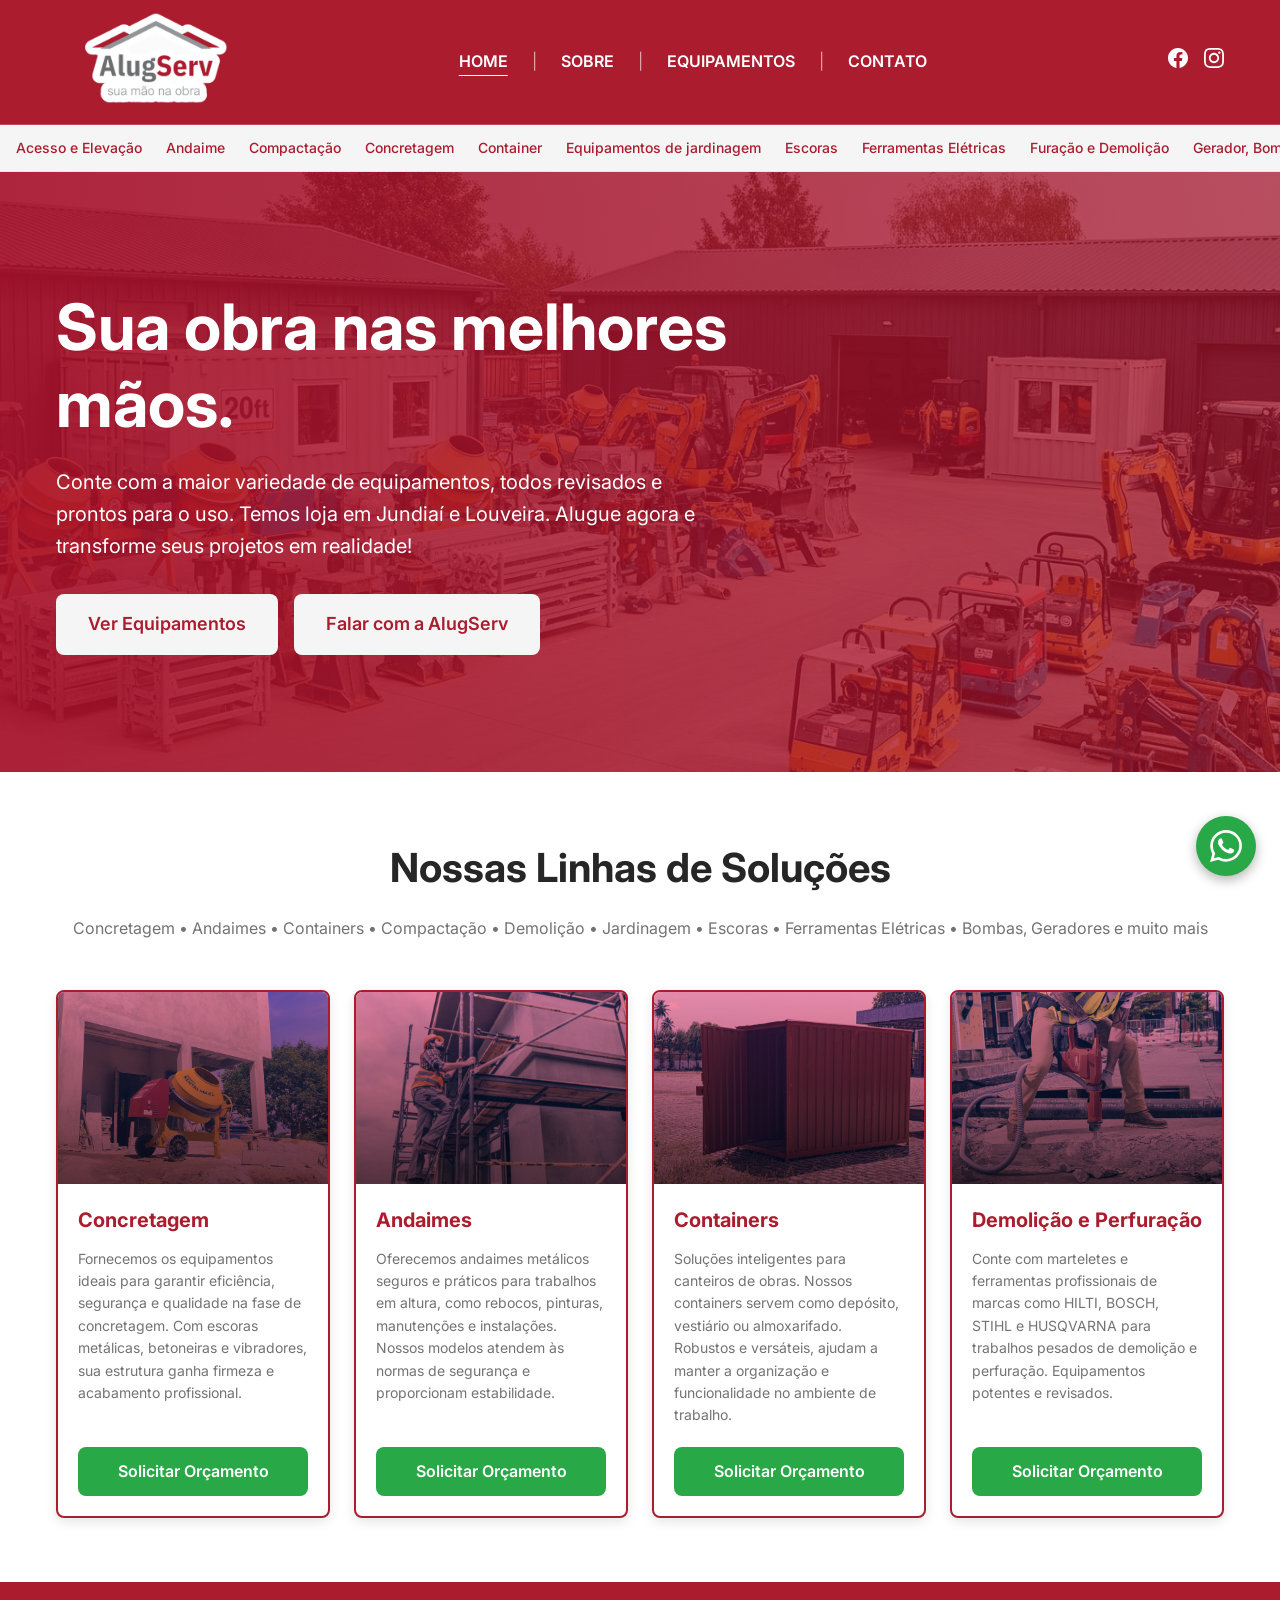
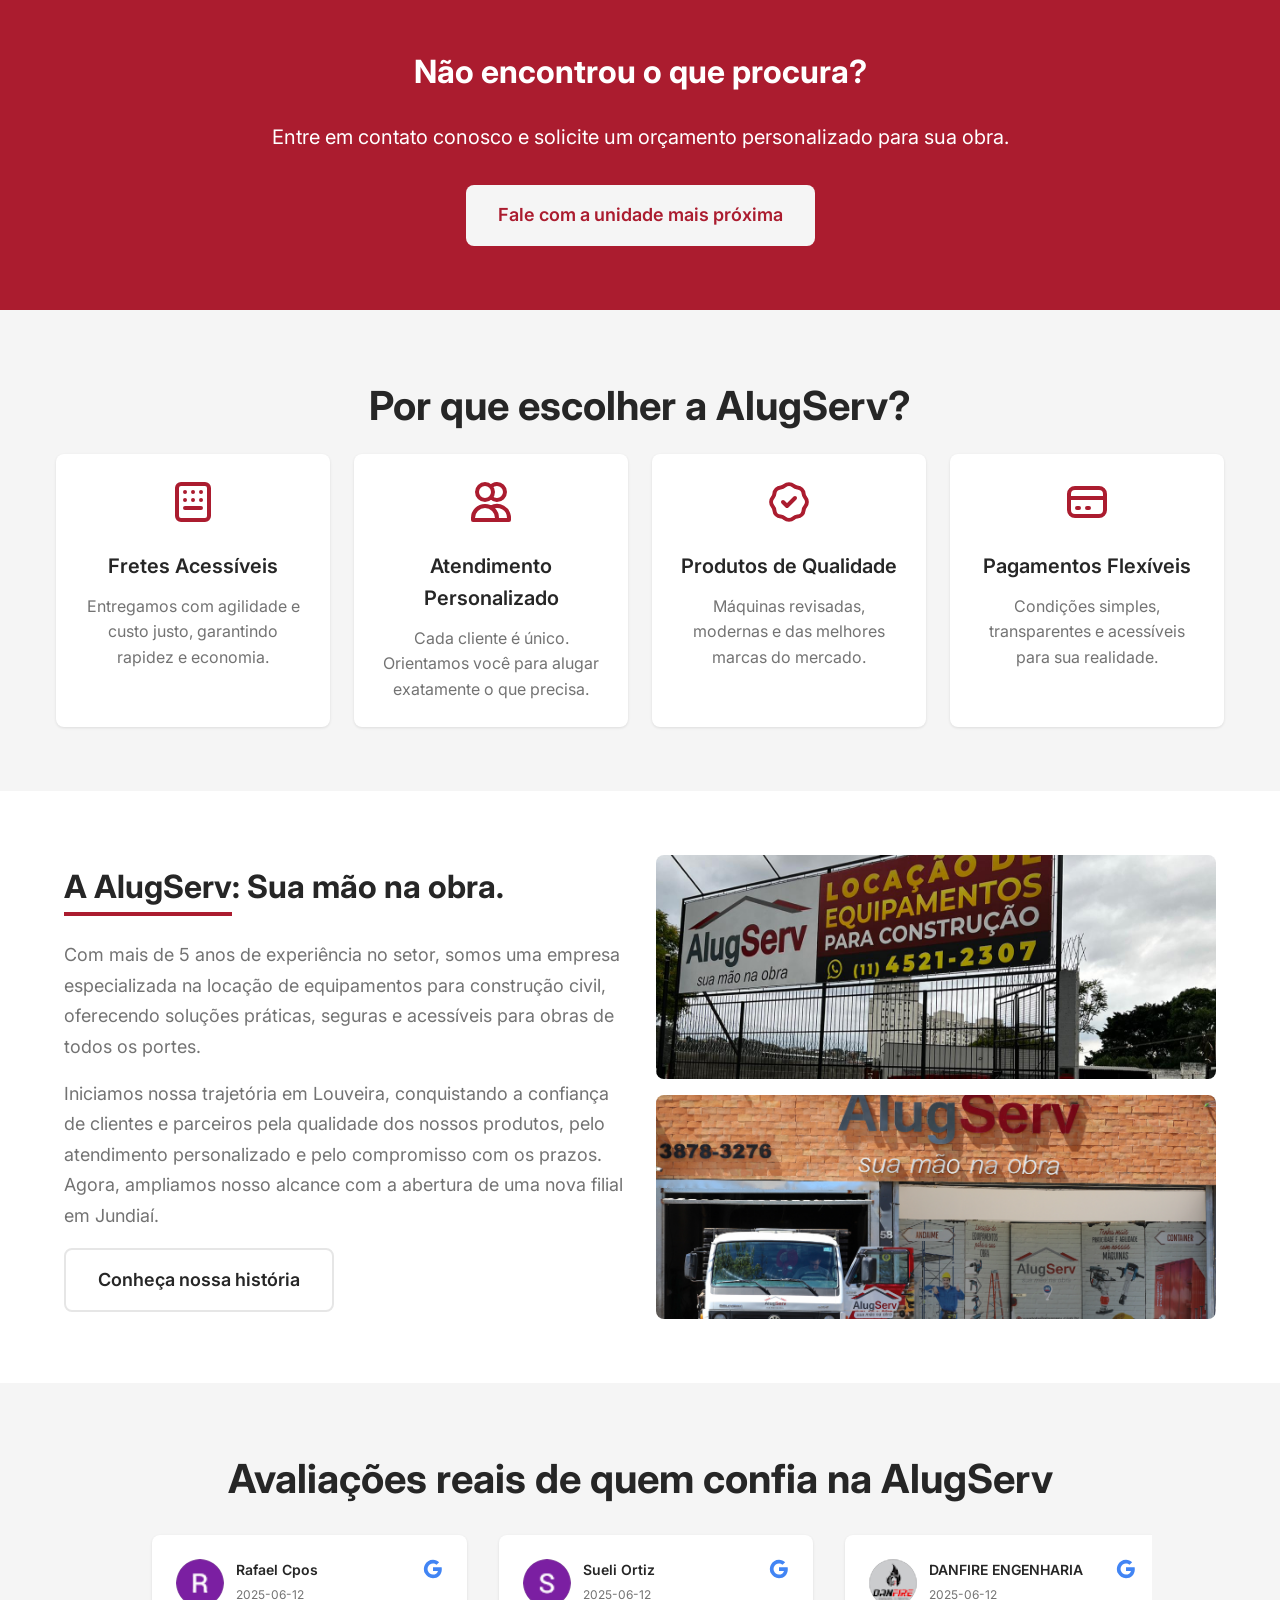
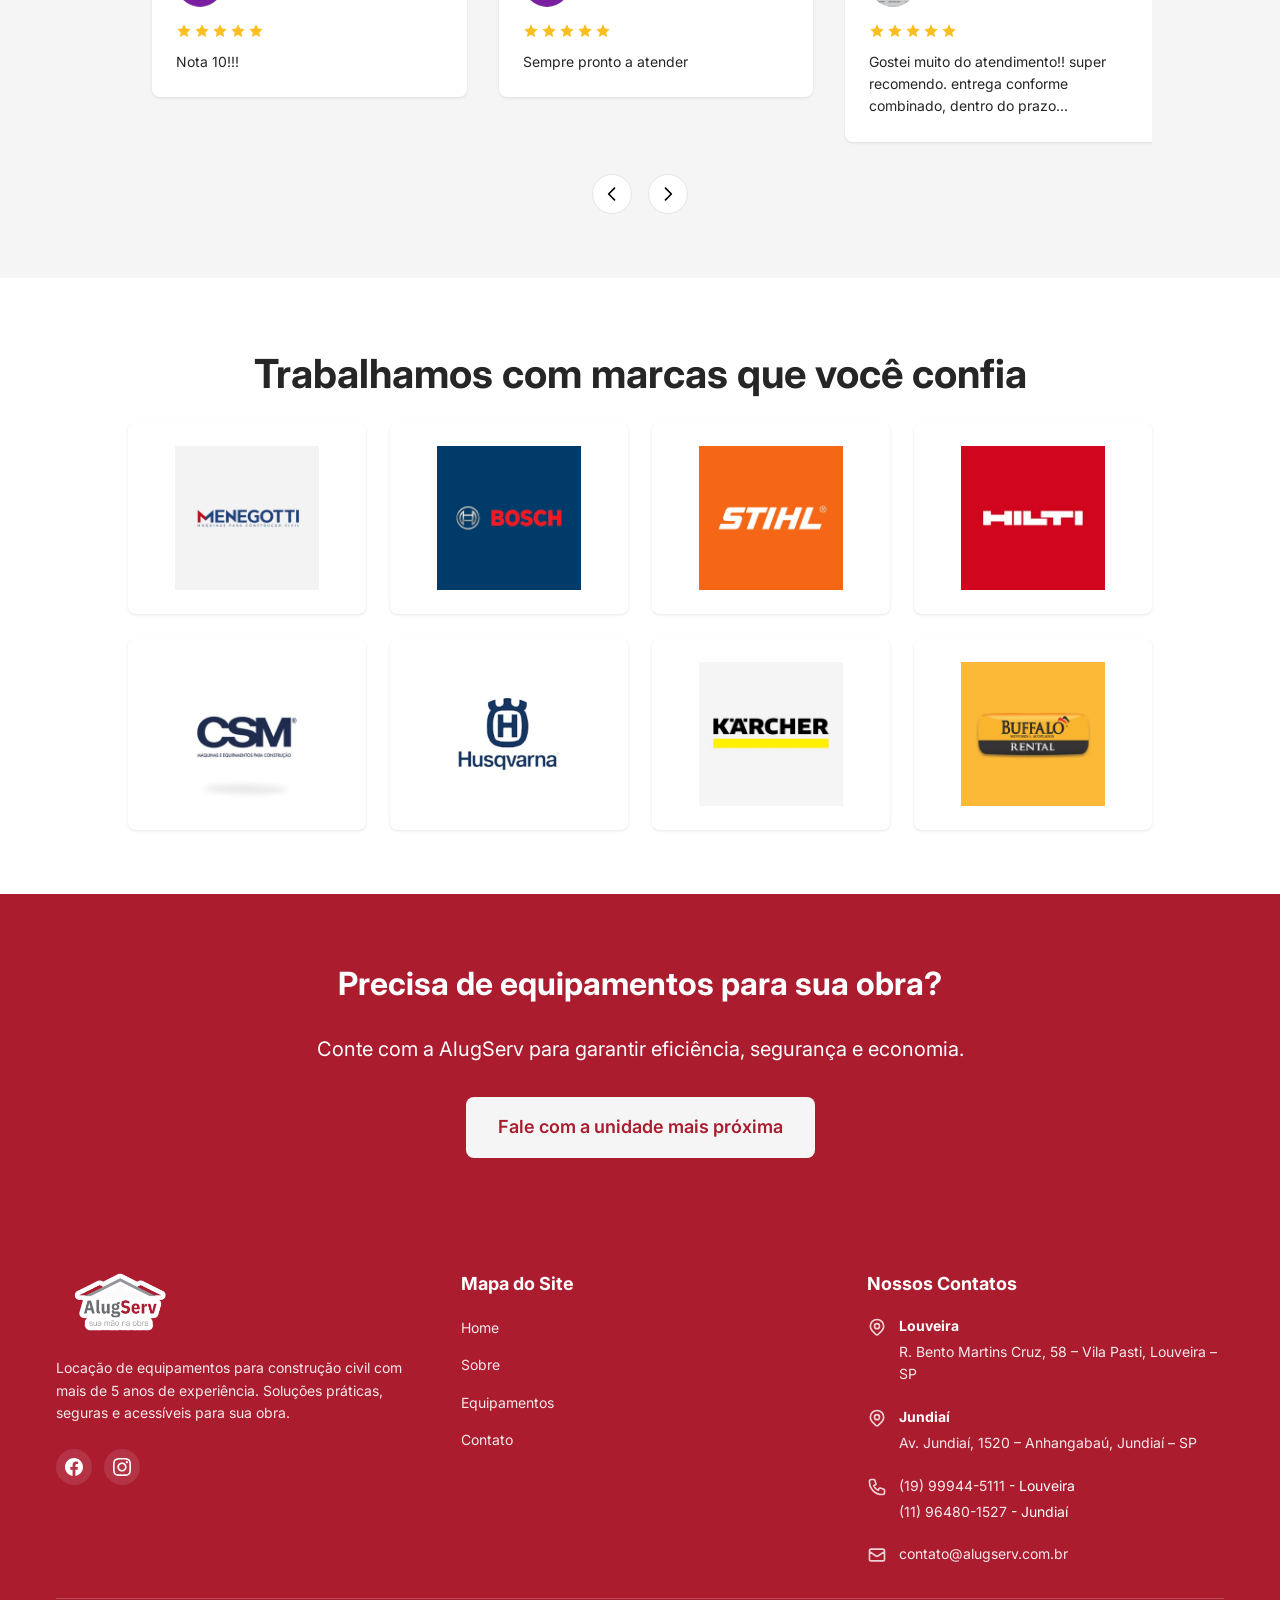
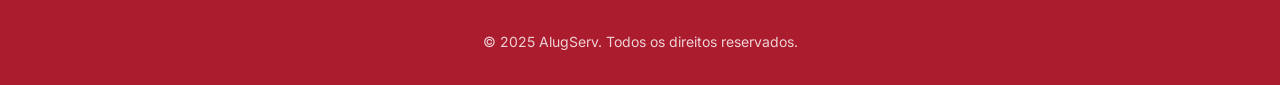
<file: index.html>
<!DOCTYPE html>
<html lang="pt-BR">

<head>
    <!-- Google Tag Manager -->
    <script>(function (w, d, s, l, i) {
            w[l] = w[l] || []; w[l].push({
                'gtm.start':
                    new Date().getTime(), event: 'gtm.js'
            }); var f = d.getElementsByTagName(s)[0],
                j = d.createElement(s), dl = l != 'dataLayer' ? '&l=' + l : ''; j.async = true; j.src =
                    'https://www.googletagmanager.com/gtm.js?id=' + i + dl; f.parentNode.insertBefore(j, f);
        })(window, document, 'script', 'dataLayer', 'GTM-WCWLQDQR');</script>
    <!-- End Google Tag Manager -->
    <meta charset="UTF-8">
    <meta name="viewport" content="width=device-width, initial-scale=1.0">
    <meta name="description"
        content="AlugServ - Locação de equipamentos para construção civil em Jundiaí e Louveira. Betoneiras, andaimes, containers, ferramentas elétricas e muito mais.">
    <title>AlugServ - Locação de Equipamentos para Construção Civil</title>
    <link rel="preconnect" href="https://fonts.googleapis.com">
    <link rel="preconnect" href="https://fonts.gstatic.com" crossorigin>
    <link href="https://fonts.googleapis.com/css2?family=Inter:wght@300;400;500;600;700&display=swap" rel="stylesheet">
    <link rel="stylesheet" href="css/main.css?v=6">
    <link rel="icon" type="image/png" href="assets/images/logo.png">
</head>

<body>
    <!-- Google Tag Manager (noscript) -->
    <noscript><iframe src="https://www.googletagmanager.com/ns.html?id=GTM-WCWLQDQR" height="0" width="0"
            style="display:none;visibility:hidden"></iframe></noscript>
    <!-- End Google Tag Manager (noscript) -->
    <!-- Header -->
    <header class="header">
        <div class="container">
            <a href="index.html" class="header-logo">
                <img src="assets/images/logo.png" alt="AlugServ">
            </a>

            <!-- Desktop Navigation -->
            <nav class="header-nav">
                <ul>
                    <li>
                        <a href="index.html" class="active">Home</a>
                        <span class="nav-separator">|</span>
                    </li>
                    <li>
                        <a href="sobre.html">Sobre</a>
                        <span class="nav-separator">|</span>
                    </li>
                    <li>
                        <a href="equipamentos.html">Equipamentos</a>
                        <span class="nav-separator">|</span>
                    </li>
                    <li>
                        <a href="contato.html">Contato</a>
                    </li>
                </ul>
            </nav>

            <!-- Social Icons -->
            <div class="header-social">
                <a href="https://facebook.com/alugserv" target="_blank" rel="noopener noreferrer" aria-label="Facebook">
                    <svg fill="currentColor" viewBox="0 0 24 24">
                        <path
                            d="M24 12.073c0-6.627-5.373-12-12-12s-12 5.373-12 12c0 5.99 4.388 10.954 10.125 11.854v-8.385H7.078v-3.47h3.047V9.43c0-3.007 1.792-4.669 4.533-4.669 1.312 0 2.686.235 2.686.235v2.953H15.83c-1.491 0-1.956.925-1.956 1.874v2.25h3.328l-.532 3.47h-2.796v8.385C19.612 23.027 24 18.062 24 12.073z" />
                    </svg>
                </a>
                <a href="https://instagram.com/alugserv" target="_blank" rel="noopener noreferrer"
                    aria-label="Instagram">
                    <svg fill="currentColor" viewBox="0 0 24 24">
                        <path
                            d="M12 2.163c3.204 0 3.584.012 4.85.07 3.252.148 4.771 1.691 4.919 4.919.058 1.265.069 1.645.069 4.849 0 3.205-.012 3.584-.069 4.849-.149 3.225-1.664 4.771-4.919 4.919-1.266.058-1.644.07-4.85.07-3.204 0-3.584-.012-4.849-.07-3.26-.149-4.771-1.699-4.919-4.92-.058-1.265-.07-1.644-.07-4.849 0-3.204.013-3.583.07-4.849.149-3.227 1.664-4.771 4.919-4.919 1.266-.057 1.645-.069 4.849-.069zm0-2.163c-3.259 0-3.667.014-4.947.072-4.358.2-6.78 2.618-6.98 6.98-.059 1.281-.073 1.689-.073 4.948 0 3.259.014 3.668.072 4.948.2 4.358 2.618 6.78 6.98 6.98 1.281.058 1.689.072 4.948.072 3.259 0 3.668-.014 4.948-.072 4.354-.2 6.782-2.618 6.979-6.98.059-1.28.073-1.689.073-4.948 0-3.259-.014-3.667-.072-4.947-.196-4.354-2.617-6.78-6.979-6.98-1.281-.059-1.69-.073-4.949-.073zm0 5.838c-3.403 0-6.162 2.759-6.162 6.162s2.759 6.163 6.162 6.163 6.162-2.759 6.162-6.163c0-3.403-2.759-6.162-6.162-6.162zm0 10.162c-2.209 0-4-1.79-4-4 0-2.209 1.791-4 4-4s4 1.791 4 4c0 2.21-1.791 4-4 4zm6.406-11.845c-.796 0-1.441.645-1.441 1.44s.645 1.44 1.441 1.44c.795 0 1.439-.645 1.439-1.44s-.644-1.44-1.439-1.44z" />
                    </svg>
                </a>
            </div>

            <!-- Mobile Menu Button -->
            <button class="menu-toggle" aria-label="Menu">
                <svg fill="none" stroke="currentColor" viewBox="0 0 24 24">
                    <path stroke-linecap="round" stroke-linejoin="round" stroke-width="2" d="M4 6h16M4 12h16M4 18h16" />
                </svg>
            </button>
        </div>

        <!-- Mobile Navigation -->
        <nav class="mobile-nav">
            <ul>
                <li><a href="index.html" class="active">Home</a></li>
                <li><a href="sobre.html">Sobre</a></li>
                <li><a href="equipamentos.html">Equipamentos</a></li>
                <li><a href="contato.html">Contato</a></li>
            </ul>
        </nav>
    </header>

    <!-- Category Navigation Bar -->
    <section class="category-nav">
        <div class="container">
            <a href="categoria.html?slug=acesso-e-elevacao">Acesso e Elevação</a>
            <a href="categoria.html?slug=andaimes">Andaime</a>
            <a href="categoria.html?slug=compactacao">Compactação</a>
            <a href="categoria.html?slug=concretagem">Concretagem</a>
            <a href="categoria.html?slug=containers">Container</a>
            <a href="categoria.html?slug=jardinagem">Equipamentos de jardinagem</a>
            <a href="categoria.html?slug=escoras">Escoras</a>
            <a href="categoria.html?slug=ferramentas-eletricas">Ferramentas Elétricas</a>
            <a href="categoria.html?slug=furacao-e-demolicao">Furação e Demolição</a>
            <a href="categoria.html?slug=geradores-bombas-compressores">Gerador, Bomba e Compressor</a>
            <a href="categoria.html?slug=limpeza">Limpeza</a>
        </div>
    </section>

    <!-- Hero Section -->
    <section class="hero" style="background-image: url('assets/images/banner hero alugserv.png');">
        <div class="hero-overlay"></div>
        <div class="container">
            <div class="hero-content">
                <h1>Sua obra nas melhores mãos.</h1>
                <p>Conte com a maior variedade de equipamentos, todos revisados e prontos para o uso. Temos loja em
                    Jundiaí e Louveira. Alugue agora e transforme seus projetos em realidade!</p>
                <div class="hero-buttons">
                    <a href="equipamentos.html" class="btn btn-secondary btn-lg">Ver Equipamentos</a>
                    <a href="contato.html" class="btn btn-secondary btn-lg">Falar com a AlugServ</a>
                </div>
            </div>
        </div>
    </section>

    <!-- Categorias Principais -->
    <section class="bg-background">
        <div class="container">
            <h2 class="section-title">Nossas Linhas de Soluções</h2>
            <p class="section-subtitle">Concretagem &bull; Andaimes &bull; Containers &bull; Compactação &bull;
                Demolição &bull; Jardinagem &bull; Escoras &bull; Ferramentas Elétricas &bull; Bombas, Geradores e muito
                mais</p>

            <div class="grid-4">
                <div class="card category-card">
                    <a href="categoria.html?slug=concretagem" class="category-card-link">
                        <div class="card-image"
                            style="background-image: url('assets/images/category-concretagem-new.jpg');"></div>
                        <div class="card-content">
                            <h3 class="card-title">Concretagem</h3>
                            <p class="card-description">Fornecemos os equipamentos ideais para garantir eficiência,
                                segurança e qualidade na fase de concretagem. Com escoras metálicas, betoneiras e
                                vibradores, sua estrutura ganha firmeza e acabamento profissional.</p>
                        </div>
                    </a>
                    <div class="card-action">
                        <a href="contato.html" class="btn btn-whatsapp">Solicitar Orçamento</a>
                    </div>
                </div>

                <div class="card category-card">
                    <a href="categoria.html?slug=andaimes" class="category-card-link">
                        <div class="card-image"
                            style="background-image: url('assets/images/category-andaimes-new.jpg');"></div>
                        <div class="card-content">
                            <h3 class="card-title">Andaimes</h3>
                            <p class="card-description">Oferecemos andaimes metálicos seguros e práticos para trabalhos
                                em altura, como rebocos, pinturas, manutenções e instalações. Nossos modelos atendem às
                                normas de segurança e proporcionam estabilidade.</p>
                        </div>
                    </a>
                    <div class="card-action">
                        <a href="contato.html" class="btn btn-whatsapp">Solicitar Orçamento</a>
                    </div>
                </div>

                <div class="card category-card">
                    <a href="categoria.html?slug=containers" class="category-card-link">
                        <div class="card-image"
                            style="background-image: url('assets/images/category-containers-new.jpg');"></div>
                        <div class="card-content">
                            <h3 class="card-title">Containers</h3>
                            <p class="card-description">Soluções inteligentes para canteiros de obras. Nossos containers
                                servem como depósito, vestiário ou almoxarifado. Robustos e versáteis, ajudam a manter a
                                organização e funcionalidade no ambiente de trabalho.</p>
                        </div>
                    </a>
                    <div class="card-action">
                        <a href="contato.html" class="btn btn-whatsapp">Solicitar Orçamento</a>
                    </div>
                </div>

                <div class="card category-card">
                    <a href="categoria.html?slug=furacao-e-demolicao" class="category-card-link">
                        <div class="card-image" style="background-image: url('assets/images/category-demolicao.jpg');">
                        </div>
                        <div class="card-content">
                            <h3 class="card-title">Demolição e Perfuração</h3>
                            <p class="card-description">Conte com marteletes e ferramentas profissionais de marcas como
                                HILTI, BOSCH, STIHL e HUSQVARNA para trabalhos pesados de demolição e perfuração.
                                Equipamentos potentes e revisados.</p>
                        </div>
                    </a>
                    <div class="card-action">
                        <a href="contato.html" class="btn btn-whatsapp">Solicitar Orçamento</a>
                    </div>
                </div>
            </div>
        </div>
    </section>

    <!-- CTA Categorias -->
    <section class="cta-section">
        <div class="container">
            <h2>Não encontrou o que procura?</h2>
            <p>Entre em contato conosco e solicite um orçamento personalizado para sua obra.</p>
            <a href="contato.html" class="btn btn-secondary btn-lg">Fale com a unidade mais próxima</a>
        </div>
    </section>

    <!-- Diferenciais -->
    <section class="bg-secondary">
        <div class="container">
            <h2 class="section-title">Por que escolher a AlugServ?</h2>

            <div class="grid-4">
                <div class="card differential-card">
                    <svg class="differential-icon" fill="none" stroke="currentColor" viewBox="0 0 24 24">
                        <path stroke-linecap="round" stroke-linejoin="round" stroke-width="2"
                            d="M8 7h.01M8 11h.01M12 7h.01M12 11h.01M16 7h.01M16 11h.01M8 15h8M6 3h12a2 2 0 012 2v14a2 2 0 01-2 2H6a2 2 0 01-2-2V5a2 2 0 012-2z" />
                    </svg>
                    <h3 class="differential-title">Fretes Acessíveis</h3>
                    <p class="differential-description">Entregamos com agilidade e custo justo, garantindo rapidez e
                        economia.</p>
                </div>

                <div class="card differential-card">
                    <svg class="differential-icon" fill="none" stroke="currentColor" viewBox="0 0 24 24">
                        <path stroke-linecap="round" stroke-linejoin="round" stroke-width="2"
                            d="M12 4.354a4 4 0 110 5.292M15 21H3v-1a6 6 0 0112 0v1zm0 0h6v-1a6 6 0 00-9-5.197M13 7a4 4 0 11-8 0 4 4 0 018 0z" />
                    </svg>
                    <h3 class="differential-title">Atendimento Personalizado</h3>
                    <p class="differential-description">Cada cliente é único. Orientamos você para alugar exatamente o
                        que precisa.</p>
                </div>

                <div class="card differential-card">
                    <svg class="differential-icon" fill="none" stroke="currentColor" viewBox="0 0 24 24">
                        <path stroke-linecap="round" stroke-linejoin="round" stroke-width="2"
                            d="M9 12l2 2 4-4M7.835 4.697a3.42 3.42 0 001.946-.806 3.42 3.42 0 014.438 0 3.42 3.42 0 001.946.806 3.42 3.42 0 013.138 3.138 3.42 3.42 0 00.806 1.946 3.42 3.42 0 010 4.438 3.42 3.42 0 00-.806 1.946 3.42 3.42 0 01-3.138 3.138 3.42 3.42 0 00-1.946.806 3.42 3.42 0 01-4.438 0 3.42 3.42 0 00-1.946-.806 3.42 3.42 0 01-3.138-3.138 3.42 3.42 0 00-.806-1.946 3.42 3.42 0 010-4.438 3.42 3.42 0 00.806-1.946 3.42 3.42 0 013.138-3.138z" />
                    </svg>
                    <h3 class="differential-title">Produtos de Qualidade</h3>
                    <p class="differential-description">Máquinas revisadas, modernas e das melhores marcas do mercado.
                    </p>
                </div>

                <div class="card differential-card">
                    <svg class="differential-icon" fill="none" stroke="currentColor" viewBox="0 0 24 24">
                        <path stroke-linecap="round" stroke-linejoin="round" stroke-width="2"
                            d="M3 10h18M7 15h1m4 0h1m-7 4h12a3 3 0 003-3V8a3 3 0 00-3-3H6a3 3 0 00-3 3v8a3 3 0 003 3z" />
                    </svg>
                    <h3 class="differential-title">Pagamentos Flexíveis</h3>
                    <p class="differential-description">Condições simples, transparentes e acessíveis para sua
                        realidade.</p>
                </div>
            </div>
        </div>
    </section>

    <!-- Sobre (versão reduzida) -->
    <section class="bg-background">
        <div class="container">
            <div class="about-grid">
                <div class="about-content">
                    <h2><span class="highlight">A AlugServ</span>: Sua mão na obra.</h2>
                    <p>Com mais de 5 anos de experiência no setor, somos uma empresa especializada na locação de
                        equipamentos para construção civil, oferecendo soluções práticas, seguras e acessíveis para
                        obras de todos os portes.</p>
                    <p>Iniciamos nossa trajetória em Louveira, conquistando a confiança de clientes e parceiros pela
                        qualidade dos nossos produtos, pelo atendimento personalizado e pelo compromisso com os prazos.
                        Agora, ampliamos nosso alcance com a abertura de uma nova filial em Jundiaí.</p>
                    <a href="sobre.html" class="btn btn-outline btn-lg">Conheça nossa história</a>
                </div>
                <div class="about-images">
                    <img src="assets/images/alugserv-location-1.jpg" alt="Unidade AlugServ">
                    <img src="assets/images/alugserv-location-2.jpg" alt="Loja AlugServ">
                </div>
            </div>
        </div>
    </section>

    <!-- Avaliações -->
    <section class="reviews-section bg-secondary">
        <div class="container">
            <h2 class="section-title">Avaliações reais de quem confia na AlugServ</h2>

            <div class="carousel-container">
                <div class="carousel-track">
                    <div class="carousel-slide">
                        <div class="review-card">
                            <div class="review-header">
                                <img src="assets/images/review-4.png" alt="Rafael Cpos" class="review-avatar">
                                <div class="review-info">
                                    <h4>Rafael Cpos</h4>
                                    <span>2025-06-12</span>
                                </div>
                                <svg class="review-google" width="20" height="20" viewBox="0 0 24 24"
                                    fill="currentColor">
                                    <path
                                        d="M22.56 12.25c0-.78-.07-1.53-.2-2.25H12v4.26h5.92c-.26 1.37-1.04 2.53-2.21 3.31v2.77h3.57c2.08-1.92 3.28-4.74 3.28-8.09z" />
                                    <path
                                        d="M12 23c2.97 0 5.46-.98 7.28-2.66l-3.57-2.77c-.98.66-2.23 1.06-3.71 1.06-2.86 0-5.29-1.93-6.16-4.53H2.18v2.84C3.99 20.53 7.7 23 12 23z" />
                                    <path
                                        d="M5.84 14.09c-.22-.66-.35-1.36-.35-2.09s.13-1.43.35-2.09V7.07H2.18C1.43 8.55 1 10.22 1 12s.43 3.45 1.18 4.93l2.85-2.22.81-.62z" />
                                    <path
                                        d="M12 5.38c1.62 0 3.06.56 4.21 1.64l3.15-3.15C17.45 2.09 14.97 1 12 1 7.7 1 3.99 3.47 2.18 7.07l3.66 2.84c.87-2.6 3.3-4.53 6.16-4.53z" />
                                </svg>
                            </div>
                            <div class="review-stars">
                                <svg viewBox="0 0 24 24">
                                    <path
                                        d="M12 2l3.09 6.26L22 9.27l-5 4.87 1.18 6.88L12 17.77l-6.18 3.25L7 14.14 2 9.27l6.91-1.01L12 2z" />
                                </svg>
                                <svg viewBox="0 0 24 24">
                                    <path
                                        d="M12 2l3.09 6.26L22 9.27l-5 4.87 1.18 6.88L12 17.77l-6.18 3.25L7 14.14 2 9.27l6.91-1.01L12 2z" />
                                </svg>
                                <svg viewBox="0 0 24 24">
                                    <path
                                        d="M12 2l3.09 6.26L22 9.27l-5 4.87 1.18 6.88L12 17.77l-6.18 3.25L7 14.14 2 9.27l6.91-1.01L12 2z" />
                                </svg>
                                <svg viewBox="0 0 24 24">
                                    <path
                                        d="M12 2l3.09 6.26L22 9.27l-5 4.87 1.18 6.88L12 17.77l-6.18 3.25L7 14.14 2 9.27l6.91-1.01L12 2z" />
                                </svg>
                                <svg viewBox="0 0 24 24">
                                    <path
                                        d="M12 2l3.09 6.26L22 9.27l-5 4.87 1.18 6.88L12 17.77l-6.18 3.25L7 14.14 2 9.27l6.91-1.01L12 2z" />
                                </svg>
                            </div>
                            <p class="review-text">Nota 10!!!</p>
                        </div>
                    </div>

                    <div class="carousel-slide">
                        <div class="review-card">
                            <div class="review-header">
                                <img src="assets/images/review-5.png" alt="Sueli Ortiz" class="review-avatar">
                                <div class="review-info">
                                    <h4>Sueli Ortiz</h4>
                                    <span>2025-06-12</span>
                                </div>
                                <svg class="review-google" width="20" height="20" viewBox="0 0 24 24"
                                    fill="currentColor">
                                    <path
                                        d="M22.56 12.25c0-.78-.07-1.53-.2-2.25H12v4.26h5.92c-.26 1.37-1.04 2.53-2.21 3.31v2.77h3.57c2.08-1.92 3.28-4.74 3.28-8.09z" />
                                    <path
                                        d="M12 23c2.97 0 5.46-.98 7.28-2.66l-3.57-2.77c-.98.66-2.23 1.06-3.71 1.06-2.86 0-5.29-1.93-6.16-4.53H2.18v2.84C3.99 20.53 7.7 23 12 23z" />
                                    <path
                                        d="M5.84 14.09c-.22-.66-.35-1.36-.35-2.09s.13-1.43.35-2.09V7.07H2.18C1.43 8.55 1 10.22 1 12s.43 3.45 1.18 4.93l2.85-2.22.81-.62z" />
                                    <path
                                        d="M12 5.38c1.62 0 3.06.56 4.21 1.64l3.15-3.15C17.45 2.09 14.97 1 12 1 7.7 1 3.99 3.47 2.18 7.07l3.66 2.84c.87-2.6 3.3-4.53 6.16-4.53z" />
                                </svg>
                            </div>
                            <div class="review-stars">
                                <svg viewBox="0 0 24 24">
                                    <path
                                        d="M12 2l3.09 6.26L22 9.27l-5 4.87 1.18 6.88L12 17.77l-6.18 3.25L7 14.14 2 9.27l6.91-1.01L12 2z" />
                                </svg>
                                <svg viewBox="0 0 24 24">
                                    <path
                                        d="M12 2l3.09 6.26L22 9.27l-5 4.87 1.18 6.88L12 17.77l-6.18 3.25L7 14.14 2 9.27l6.91-1.01L12 2z" />
                                </svg>
                                <svg viewBox="0 0 24 24">
                                    <path
                                        d="M12 2l3.09 6.26L22 9.27l-5 4.87 1.18 6.88L12 17.77l-6.18 3.25L7 14.14 2 9.27l6.91-1.01L12 2z" />
                                </svg>
                                <svg viewBox="0 0 24 24">
                                    <path
                                        d="M12 2l3.09 6.26L22 9.27l-5 4.87 1.18 6.88L12 17.77l-6.18 3.25L7 14.14 2 9.27l6.91-1.01L12 2z" />
                                </svg>
                                <svg viewBox="0 0 24 24">
                                    <path
                                        d="M12 2l3.09 6.26L22 9.27l-5 4.87 1.18 6.88L12 17.77l-6.18 3.25L7 14.14 2 9.27l6.91-1.01L12 2z" />
                                </svg>
                            </div>
                            <p class="review-text">Sempre pronto a atender</p>
                        </div>
                    </div>

                    <div class="carousel-slide">
                        <div class="review-card">
                            <div class="review-header">
                                <img src="assets/images/review-6.png" alt="DANFIRE ENGENHARIA" class="review-avatar">
                                <div class="review-info">
                                    <h4>DANFIRE ENGENHARIA</h4>
                                    <span>2025-06-12</span>
                                </div>
                                <svg class="review-google" width="20" height="20" viewBox="0 0 24 24"
                                    fill="currentColor">
                                    <path
                                        d="M22.56 12.25c0-.78-.07-1.53-.2-2.25H12v4.26h5.92c-.26 1.37-1.04 2.53-2.21 3.31v2.77h3.57c2.08-1.92 3.28-4.74 3.28-8.09z" />
                                    <path
                                        d="M12 23c2.97 0 5.46-.98 7.28-2.66l-3.57-2.77c-.98.66-2.23 1.06-3.71 1.06-2.86 0-5.29-1.93-6.16-4.53H2.18v2.84C3.99 20.53 7.7 23 12 23z" />
                                    <path
                                        d="M5.84 14.09c-.22-.66-.35-1.36-.35-2.09s.13-1.43.35-2.09V7.07H2.18C1.43 8.55 1 10.22 1 12s.43 3.45 1.18 4.93l2.85-2.22.81-.62z" />
                                    <path
                                        d="M12 5.38c1.62 0 3.06.56 4.21 1.64l3.15-3.15C17.45 2.09 14.97 1 12 1 7.7 1 3.99 3.47 2.18 7.07l3.66 2.84c.87-2.6 3.3-4.53 6.16-4.53z" />
                                </svg>
                            </div>
                            <div class="review-stars">
                                <svg viewBox="0 0 24 24">
                                    <path
                                        d="M12 2l3.09 6.26L22 9.27l-5 4.87 1.18 6.88L12 17.77l-6.18 3.25L7 14.14 2 9.27l6.91-1.01L12 2z" />
                                </svg>
                                <svg viewBox="0 0 24 24">
                                    <path
                                        d="M12 2l3.09 6.26L22 9.27l-5 4.87 1.18 6.88L12 17.77l-6.18 3.25L7 14.14 2 9.27l6.91-1.01L12 2z" />
                                </svg>
                                <svg viewBox="0 0 24 24">
                                    <path
                                        d="M12 2l3.09 6.26L22 9.27l-5 4.87 1.18 6.88L12 17.77l-6.18 3.25L7 14.14 2 9.27l6.91-1.01L12 2z" />
                                </svg>
                                <svg viewBox="0 0 24 24">
                                    <path
                                        d="M12 2l3.09 6.26L22 9.27l-5 4.87 1.18 6.88L12 17.77l-6.18 3.25L7 14.14 2 9.27l6.91-1.01L12 2z" />
                                </svg>
                                <svg viewBox="0 0 24 24">
                                    <path
                                        d="M12 2l3.09 6.26L22 9.27l-5 4.87 1.18 6.88L12 17.77l-6.18 3.25L7 14.14 2 9.27l6.91-1.01L12 2z" />
                                </svg>
                            </div>
                            <p class="review-text">Gostei muito do atendimento!! super recomendo. entrega conforme
                                combinado, dentro do prazo...</p>
                        </div>
                    </div>

                    <div class="carousel-slide">
                        <div class="review-card">
                            <div class="review-header">
                                <img src="assets/images/review-7.png" alt="Luis Cabrera" class="review-avatar">
                                <div class="review-info">
                                    <h4>Luis Cabrera</h4>
                                    <span>2025-06-12</span>
                                </div>
                                <svg class="review-google" width="20" height="20" viewBox="0 0 24 24"
                                    fill="currentColor">
                                    <path
                                        d="M22.56 12.25c0-.78-.07-1.53-.2-2.25H12v4.26h5.92c-.26 1.37-1.04 2.53-2.21 3.31v2.77h3.57c2.08-1.92 3.28-4.74 3.28-8.09z" />
                                    <path
                                        d="M12 23c2.97 0 5.46-.98 7.28-2.66l-3.57-2.77c-.98.66-2.23 1.06-3.71 1.06-2.86 0-5.29-1.93-6.16-4.53H2.18v2.84C3.99 20.53 7.7 23 12 23z" />
                                    <path
                                        d="M5.84 14.09c-.22-.66-.35-1.36-.35-2.09s.13-1.43.35-2.09V7.07H2.18C1.43 8.55 1 10.22 1 12s.43 3.45 1.18 4.93l2.85-2.22.81-.62z" />
                                    <path
                                        d="M12 5.38c1.62 0 3.06.56 4.21 1.64l3.15-3.15C17.45 2.09 14.97 1 12 1 7.7 1 3.99 3.47 2.18 7.07l3.66 2.84c.87-2.6 3.3-4.53 6.16-4.53z" />
                                </svg>
                            </div>
                            <div class="review-stars">
                                <svg viewBox="0 0 24 24">
                                    <path
                                        d="M12 2l3.09 6.26L22 9.27l-5 4.87 1.18 6.88L12 17.77l-6.18 3.25L7 14.14 2 9.27l6.91-1.01L12 2z" />
                                </svg>
                                <svg viewBox="0 0 24 24">
                                    <path
                                        d="M12 2l3.09 6.26L22 9.27l-5 4.87 1.18 6.88L12 17.77l-6.18 3.25L7 14.14 2 9.27l6.91-1.01L12 2z" />
                                </svg>
                                <svg viewBox="0 0 24 24">
                                    <path
                                        d="M12 2l3.09 6.26L22 9.27l-5 4.87 1.18 6.88L12 17.77l-6.18 3.25L7 14.14 2 9.27l6.91-1.01L12 2z" />
                                </svg>
                                <svg viewBox="0 0 24 24">
                                    <path
                                        d="M12 2l3.09 6.26L22 9.27l-5 4.87 1.18 6.88L12 17.77l-6.18 3.25L7 14.14 2 9.27l6.91-1.01L12 2z" />
                                </svg>
                                <svg viewBox="0 0 24 24">
                                    <path
                                        d="M12 2l3.09 6.26L22 9.27l-5 4.87 1.18 6.88L12 17.77l-6.18 3.25L7 14.14 2 9.27l6.91-1.01L12 2z" />
                                </svg>
                            </div>
                            <p class="review-text">Ótima empresa para locação. Preço competitivo, ótimo atendimento e
                                agilidade na entrega dos materiais.</p>
                        </div>
                    </div>

                    <div class="carousel-slide">
                        <div class="review-card">
                            <div class="review-header">
                                <img src="assets/images/review-3.png" alt="Rafael Meneguim" class="review-avatar">
                                <div class="review-info">
                                    <h4>Rafael Meneguim</h4>
                                    <span>2025-07-15</span>
                                </div>
                                <svg class="review-google" width="20" height="20" viewBox="0 0 24 24"
                                    fill="currentColor">
                                    <path
                                        d="M22.56 12.25c0-.78-.07-1.53-.2-2.25H12v4.26h5.92c-.26 1.37-1.04 2.53-2.21 3.31v2.77h3.57c2.08-1.92 3.28-4.74 3.28-8.09z" />
                                    <path
                                        d="M12 23c2.97 0 5.46-.98 7.28-2.66l-3.57-2.77c-.98.66-2.23 1.06-3.71 1.06-2.86 0-5.29-1.93-6.16-4.53H2.18v2.84C3.99 20.53 7.7 23 12 23z" />
                                    <path
                                        d="M5.84 14.09c-.22-.66-.35-1.36-.35-2.09s.13-1.43.35-2.09V7.07H2.18C1.43 8.55 1 10.22 1 12s.43 3.45 1.18 4.93l2.85-2.22.81-.62z" />
                                    <path
                                        d="M12 5.38c1.62 0 3.06.56 4.21 1.64l3.15-3.15C17.45 2.09 14.97 1 12 1 7.7 1 3.99 3.47 2.18 7.07l3.66 2.84c.87-2.6 3.3-4.53 6.16-4.53z" />
                                </svg>
                            </div>
                            <div class="review-stars">
                                <svg viewBox="0 0 24 24">
                                    <path
                                        d="M12 2l3.09 6.26L22 9.27l-5 4.87 1.18 6.88L12 17.77l-6.18 3.25L7 14.14 2 9.27l6.91-1.01L12 2z" />
                                </svg>
                                <svg viewBox="0 0 24 24">
                                    <path
                                        d="M12 2l3.09 6.26L22 9.27l-5 4.87 1.18 6.88L12 17.77l-6.18 3.25L7 14.14 2 9.27l6.91-1.01L12 2z" />
                                </svg>
                                <svg viewBox="0 0 24 24">
                                    <path
                                        d="M12 2l3.09 6.26L22 9.27l-5 4.87 1.18 6.88L12 17.77l-6.18 3.25L7 14.14 2 9.27l6.91-1.01L12 2z" />
                                </svg>
                                <svg viewBox="0 0 24 24">
                                    <path
                                        d="M12 2l3.09 6.26L22 9.27l-5 4.87 1.18 6.88L12 17.77l-6.18 3.25L7 14.14 2 9.27l6.91-1.01L12 2z" />
                                </svg>
                                <svg viewBox="0 0 24 24">
                                    <path
                                        d="M12 2l3.09 6.26L22 9.27l-5 4.87 1.18 6.88L12 17.77l-6.18 3.25L7 14.14 2 9.27l6.91-1.01L12 2z" />
                                </svg>
                            </div>
                            <p class="review-text">A melhor de Jundiai e região!!!</p>
                        </div>
                    </div>

                    <div class="carousel-slide">
                        <div class="review-card">
                            <div class="review-header">
                                <img src="assets/images/review-2.png" alt="Giovana Meneguim" class="review-avatar">
                                <div class="review-info">
                                    <h4>Giovana Meneguim</h4>
                                    <span>2025-07-15</span>
                                </div>
                                <svg class="review-google" width="20" height="20" viewBox="0 0 24 24"
                                    fill="currentColor">
                                    <path
                                        d="M22.56 12.25c0-.78-.07-1.53-.2-2.25H12v4.26h5.92c-.26 1.37-1.04 2.53-2.21 3.31v2.77h3.57c2.08-1.92 3.28-4.74 3.28-8.09z" />
                                    <path
                                        d="M12 23c2.97 0 5.46-.98 7.28-2.66l-3.57-2.77c-.98.66-2.23 1.06-3.71 1.06-2.86 0-5.29-1.93-6.16-4.53H2.18v2.84C3.99 20.53 7.7 23 12 23z" />
                                    <path
                                        d="M5.84 14.09c-.22-.66-.35-1.36-.35-2.09s.13-1.43.35-2.09V7.07H2.18C1.43 8.55 1 10.22 1 12s.43 3.45 1.18 4.93l2.85-2.22.81-.62z" />
                                    <path
                                        d="M12 5.38c1.62 0 3.06.56 4.21 1.64l3.15-3.15C17.45 2.09 14.97 1 12 1 7.7 1 3.99 3.47 2.18 7.07l3.66 2.84c.87-2.6 3.3-4.53 6.16-4.53z" />
                                </svg>
                            </div>
                            <div class="review-stars">
                                <svg viewBox="0 0 24 24">
                                    <path
                                        d="M12 2l3.09 6.26L22 9.27l-5 4.87 1.18 6.88L12 17.77l-6.18 3.25L7 14.14 2 9.27l6.91-1.01L12 2z" />
                                </svg>
                                <svg viewBox="0 0 24 24">
                                    <path
                                        d="M12 2l3.09 6.26L22 9.27l-5 4.87 1.18 6.88L12 17.77l-6.18 3.25L7 14.14 2 9.27l6.91-1.01L12 2z" />
                                </svg>
                                <svg viewBox="0 0 24 24">
                                    <path
                                        d="M12 2l3.09 6.26L22 9.27l-5 4.87 1.18 6.88L12 17.77l-6.18 3.25L7 14.14 2 9.27l6.91-1.01L12 2z" />
                                </svg>
                                <svg viewBox="0 0 24 24">
                                    <path
                                        d="M12 2l3.09 6.26L22 9.27l-5 4.87 1.18 6.88L12 17.77l-6.18 3.25L7 14.14 2 9.27l6.91-1.01L12 2z" />
                                </svg>
                                <svg viewBox="0 0 24 24">
                                    <path
                                        d="M12 2l3.09 6.26L22 9.27l-5 4.87 1.18 6.88L12 17.77l-6.18 3.25L7 14.14 2 9.27l6.91-1.01L12 2z" />
                                </svg>
                            </div>
                            <p class="review-text">Atendimento excelente e materiais de qualidade. Parabéns pela
                                dedicação!</p>
                        </div>
                    </div>

                    <div class="carousel-slide">
                        <div class="review-card">
                            <div class="review-header">
                                <img src="assets/images/review-1.png" alt="Jefferson Rodrigo Quatroque"
                                    class="review-avatar">
                                <div class="review-info">
                                    <h4>Jefferson Rodrigo Quatroque</h4>
                                    <span>2025-07-18</span>
                                </div>
                                <svg class="review-google" width="20" height="20" viewBox="0 0 24 24"
                                    fill="currentColor">
                                    <path
                                        d="M22.56 12.25c0-.78-.07-1.53-.2-2.25H12v4.26h5.92c-.26 1.37-1.04 2.53-2.21 3.31v2.77h3.57c2.08-1.92 3.28-4.74 3.28-8.09z" />
                                    <path
                                        d="M12 23c2.97 0 5.46-.98 7.28-2.66l-3.57-2.77c-.98.66-2.23 1.06-3.71 1.06-2.86 0-5.29-1.93-6.16-4.53H2.18v2.84C3.99 20.53 7.7 23 12 23z" />
                                    <path
                                        d="M5.84 14.09c-.22-.66-.35-1.36-.35-2.09s.13-1.43.35-2.09V7.07H2.18C1.43 8.55 1 10.22 1 12s.43 3.45 1.18 4.93l2.85-2.22.81-.62z" />
                                    <path
                                        d="M12 5.38c1.62 0 3.06.56 4.21 1.64l3.15-3.15C17.45 2.09 14.97 1 12 1 7.7 1 3.99 3.47 2.18 7.07l3.66 2.84c.87-2.6 3.3-4.53 6.16-4.53z" />
                                </svg>
                            </div>
                            <div class="review-stars">
                                <svg viewBox="0 0 24 24">
                                    <path
                                        d="M12 2l3.09 6.26L22 9.27l-5 4.87 1.18 6.88L12 17.77l-6.18 3.25L7 14.14 2 9.27l6.91-1.01L12 2z" />
                                </svg>
                                <svg viewBox="0 0 24 24">
                                    <path
                                        d="M12 2l3.09 6.26L22 9.27l-5 4.87 1.18 6.88L12 17.77l-6.18 3.25L7 14.14 2 9.27l6.91-1.01L12 2z" />
                                </svg>
                                <svg viewBox="0 0 24 24">
                                    <path
                                        d="M12 2l3.09 6.26L22 9.27l-5 4.87 1.18 6.88L12 17.77l-6.18 3.25L7 14.14 2 9.27l6.91-1.01L12 2z" />
                                </svg>
                                <svg viewBox="0 0 24 24">
                                    <path
                                        d="M12 2l3.09 6.26L22 9.27l-5 4.87 1.18 6.88L12 17.77l-6.18 3.25L7 14.14 2 9.27l6.91-1.01L12 2z" />
                                </svg>
                                <svg viewBox="0 0 24 24">
                                    <path
                                        d="M12 2l3.09 6.26L22 9.27l-5 4.87 1.18 6.88L12 17.77l-6.18 3.25L7 14.14 2 9.27l6.91-1.01L12 2z" />
                                </svg>
                            </div>
                            <p class="review-text">Ótimo atendimento.</p>
                        </div>
                    </div>
                </div>

                <div class="carousel-controls">
                    <button class="carousel-btn carousel-prev" aria-label="Anterior">
                        <svg fill="none" stroke="currentColor" viewBox="0 0 24 24">
                            <path stroke-linecap="round" stroke-linejoin="round" stroke-width="2" d="M15 19l-7-7 7-7" />
                        </svg>
                    </button>
                    <button class="carousel-btn carousel-next" aria-label="Próximo">
                        <svg fill="none" stroke="currentColor" viewBox="0 0 24 24">
                            <path stroke-linecap="round" stroke-linejoin="round" stroke-width="2" d="M9 5l7 7-7 7" />
                        </svg>
                    </button>
                </div>
            </div>
        </div>
    </section>

    <!-- Parceiros -->
    <section class="bg-background">
        <div class="container">
            <h2 class="section-title">Trabalhamos com marcas que você confia</h2>

            <div class="partners-grid">
                <div class="card partner-card">
                    <img src="assets/images/partner-menegotti.png" alt="Menegotti">
                </div>
                <div class="card partner-card">
                    <img src="assets/images/partner-bosch.png" alt="Bosch">
                </div>
                <div class="card partner-card">
                    <img src="assets/images/partner-stihl.png" alt="Stihl">
                </div>
                <div class="card partner-card">
                    <img src="assets/images/partner-hilti.png" alt="Hilti">
                </div>
                <div class="card partner-card">
                    <img src="assets/images/partner-csm.png" alt="CSM">
                </div>
                <div class="card partner-card">
                    <img src="assets/images/partner-husqvarna.png" alt="Husqvarna">
                </div>
                <div class="card partner-card">
                    <img src="assets/images/partner-karcher.png" alt="Kärcher">
                </div>
                <div class="card partner-card">
                    <img src="assets/images/partner-buffalo.png" alt="Buffalo Rental">
                </div>
            </div>
        </div>
    </section>

    <!-- CTA Final -->
    <section class="cta-section">
        <div class="container">
            <h2>Precisa de equipamentos para sua obra?</h2>
            <p>Conte com a AlugServ para garantir eficiência, segurança e economia.</p>
            <a href="contato.html" class="btn btn-secondary btn-lg">Fale com a unidade mais próxima</a>
        </div>
    </section>

    <!-- Footer -->
    <footer class="footer">
        <div class="container">
            <div class="footer-grid">
                <!-- Coluna 1: Logo, Descrição e Redes Sociais -->
                <div class="footer-column">
                    <img src="assets/images/logo.png" alt="AlugServ" class="footer-logo">
                    <p class="footer-description">Locação de equipamentos para construção civil com mais de 5 anos de
                        experiência. Soluções práticas, seguras e acessíveis para sua obra.</p>
                    <div class="footer-social">
                        <a href="https://facebook.com/alugserv" target="_blank" rel="noopener noreferrer"
                            aria-label="Facebook">
                            <svg fill="currentColor" viewBox="0 0 24 24">
                                <path
                                    d="M24 12.073c0-6.627-5.373-12-12-12s-12 5.373-12 12c0 5.99 4.388 10.954 10.125 11.854v-8.385H7.078v-3.47h3.047V9.43c0-3.007 1.792-4.669 4.533-4.669 1.312 0 2.686.235 2.686.235v2.953H15.83c-1.491 0-1.956.925-1.956 1.874v2.25h3.328l-.532 3.47h-2.796v8.385C19.612 23.027 24 18.062 24 12.073z" />
                            </svg>
                        </a>
                        <a href="https://instagram.com/alugserv" target="_blank" rel="noopener noreferrer"
                            aria-label="Instagram">
                            <svg fill="currentColor" viewBox="0 0 24 24">
                                <path
                                    d="M12 2.163c3.204 0 3.584.012 4.85.07 3.252.148 4.771 1.691 4.919 4.919.058 1.265.069 1.645.069 4.849 0 3.205-.012 3.584-.069 4.849-.149 3.225-1.664 4.771-4.919 4.919-1.266.058-1.644.07-4.85.07-3.204 0-3.584-.012-4.849-.07-3.26-.149-4.771-1.699-4.919-4.92-.058-1.265-.07-1.644-.07-4.849 0-3.204.013-3.583.07-4.849.149-3.227 1.664-4.771 4.919-4.919 1.266-.057 1.645-.069 4.849-.069zm0-2.163c-3.259 0-3.667.014-4.947.072-4.358.2-6.78 2.618-6.98 6.98-.059 1.281-.073 1.689-.073 4.948 0 3.259.014 3.668.072 4.948.2 4.358 2.618 6.78 6.98 6.98 1.281.058 1.689.072 4.948.072 3.259 0 3.668-.014 4.948-.072 4.354-.2 6.782-2.618 6.979-6.98.059-1.28.073-1.689.073-4.948 0-3.259-.014-3.667-.072-4.947-.196-4.354-2.617-6.78-6.979-6.98-1.281-.059-1.69-.073-4.949-.073zm0 5.838c-3.403 0-6.162 2.759-6.162 6.162s2.759 6.163 6.162 6.163 6.162-2.759 6.162-6.163c0-3.403-2.759-6.162-6.162-6.162zm0 10.162c-2.209 0-4-1.79-4-4 0-2.209 1.791-4 4-4s4 1.791 4 4c0 2.21-1.791 4-4 4zm6.406-11.845c-.796 0-1.441.645-1.441 1.44s.645 1.44 1.441 1.44c.795 0 1.439-.645 1.439-1.44s-.644-1.44-1.439-1.44z" />
                            </svg>
                        </a>
                    </div>
                </div>

                <!-- Coluna 2: Mapa do Site -->
                <div class="footer-column">
                    <h3>Mapa do Site</h3>
                    <nav class="footer-nav">
                        <ul>
                            <li><a href="index.html">Home</a></li>
                            <li><a href="sobre.html">Sobre</a></li>
                            <li><a href="equipamentos.html">Equipamentos</a></li>
                            <li><a href="contato.html">Contato</a></li>
                        </ul>
                    </nav>
                </div>

                <!-- Coluna 3: Endereços e Contatos -->
                <div class="footer-column">
                    <h3>Nossos Contatos</h3>
                    <div class="footer-contact">
                        <div class="footer-contact-item">
                            <svg fill="none" stroke="currentColor" viewBox="0 0 24 24">
                                <path stroke-linecap="round" stroke-linejoin="round" stroke-width="2"
                                    d="M17.657 16.657L13.414 20.9a1.998 1.998 0 01-2.827 0l-4.244-4.243a8 8 0 1111.314 0z" />
                                <path stroke-linecap="round" stroke-linejoin="round" stroke-width="2"
                                    d="M15 11a3 3 0 11-6 0 3 3 0 016 0z" />
                            </svg>
                            <div>
                                <p><strong>Louveira</strong></p>
                                <p><a href="https://maps.app.goo.gl/kyxTLH54siA2dK3G8" target="_blank" rel="noopener">R.
                                        Bento Martins Cruz, 58 – Vila Pasti, Louveira – SP</a></p>
                            </div>
                        </div>
                        <div class="footer-contact-item">
                            <svg fill="none" stroke="currentColor" viewBox="0 0 24 24">
                                <path stroke-linecap="round" stroke-linejoin="round" stroke-width="2"
                                    d="M17.657 16.657L13.414 20.9a1.998 1.998 0 01-2.827 0l-4.244-4.243a8 8 0 1111.314 0z" />
                                <path stroke-linecap="round" stroke-linejoin="round" stroke-width="2"
                                    d="M15 11a3 3 0 11-6 0 3 3 0 016 0z" />
                            </svg>
                            <div>
                                <p><strong>Jundiaí</strong></p>
                                <p><a href="https://maps.app.goo.gl/Sr3TEcs32dF91m2y9" target="_blank"
                                        rel="noopener">Av. Jundiaí, 1520 – Anhangabaú, Jundiaí – SP</a></p>
                            </div>
                        </div>
                        <div class="footer-contact-item">
                            <svg fill="none" stroke="currentColor" viewBox="0 0 24 24">
                                <path stroke-linecap="round" stroke-linejoin="round" stroke-width="2"
                                    d="M3 5a2 2 0 012-2h3.28a1 1 0 01.948.684l1.498 4.493a1 1 0 01-.502 1.21l-2.257 1.13a11.042 11.042 0 005.516 5.516l1.13-2.257a1 1 0 011.21-.502l4.493 1.498a1 1 0 01.684.949V19a2 2 0 01-2 2h-1C9.716 21 3 14.284 3 6V5z" />
                            </svg>
                            <div>
                                <p><a href="https://wa.link/sxon0i" target="_blank" rel="noopener">(19) 99944-5111</a> -
                                    Louveira</p>
                                <p><a href="https://wa.link/uqms8y" target="_blank" rel="noopener">(11) 96480-1527</a> -
                                    Jundiaí</p>
                            </div>
                        </div>
                        <div class="footer-contact-item">
                            <svg fill="none" stroke="currentColor" viewBox="0 0 24 24">
                                <path stroke-linecap="round" stroke-linejoin="round" stroke-width="2"
                                    d="M3 8l7.89 5.26a2 2 0 002.22 0L21 8M5 19h14a2 2 0 002-2V7a2 2 0 00-2-2H5a2 2 0 00-2 2v10a2 2 0 002 2z" />
                            </svg>
                            <div>
                                <p><a href="mailto:contato@alugserv.com.br">contato@alugserv.com.br</a></p>
                            </div>
                        </div>
                    </div>
                </div>
            </div>

            <div class="footer-bottom">
                <p>&copy; 2025 AlugServ. Todos os direitos reservados.</p>
            </div>
        </div>
    </footer>

    <!-- Contact Floating Button -->
    <a href="contato.html" class="whatsapp-float" aria-label="Contato">
        <svg fill="currentColor" viewBox="0 0 24 24">
            <path
                d="M17.472 14.382c-.297-.149-1.758-.867-2.03-.967-.273-.099-.471-.148-.67.15-.197.297-.767.966-.94 1.164-.173.199-.347.223-.644.075-.297-.15-1.255-.463-2.39-1.475-.883-.788-1.48-1.761-1.653-2.059-.173-.297-.018-.458.13-.606.134-.133.298-.347.446-.52.149-.174.198-.298.298-.497.099-.198.05-.371-.025-.52-.075-.149-.669-1.612-.916-2.207-.242-.579-.487-.5-.669-.51-.173-.008-.371-.01-.57-.01-.198 0-.52.074-.792.372-.272.297-1.04 1.016-1.04 2.479 0 1.462 1.065 2.875 1.213 3.074.149.198 2.096 3.2 5.077 4.487.709.306 1.262.489 1.694.625.712.227 1.36.195 1.871.118.571-.085 1.758-.719 2.006-1.413.248-.694.248-1.289.173-1.413-.074-.124-.272-.198-.57-.347m-5.421 7.403h-.004a9.87 9.87 0 01-5.031-1.378l-.361-.214-3.741.982.998-3.648-.235-.374a9.86 9.86 0 01-1.51-5.26c.001-5.45 4.436-9.884 9.888-9.884 2.64 0 5.122 1.03 6.988 2.898a9.825 9.825 0 012.893 6.994c-.003 5.45-4.437 9.884-9.885 9.884m8.413-18.297A11.815 11.815 0 0012.05 0C5.495 0 .16 5.335.157 11.892c0 2.096.547 4.142 1.588 5.945L.057 24l6.305-1.654a11.882 11.882 0 005.683 1.448h.005c6.554 0 11.89-5.335 11.893-11.893a11.821 11.821 0 00-3.48-8.413z" />
        </svg>
    </a>

    <script src="js/main.js?v=3"></script>
</body>

</html>
</file>
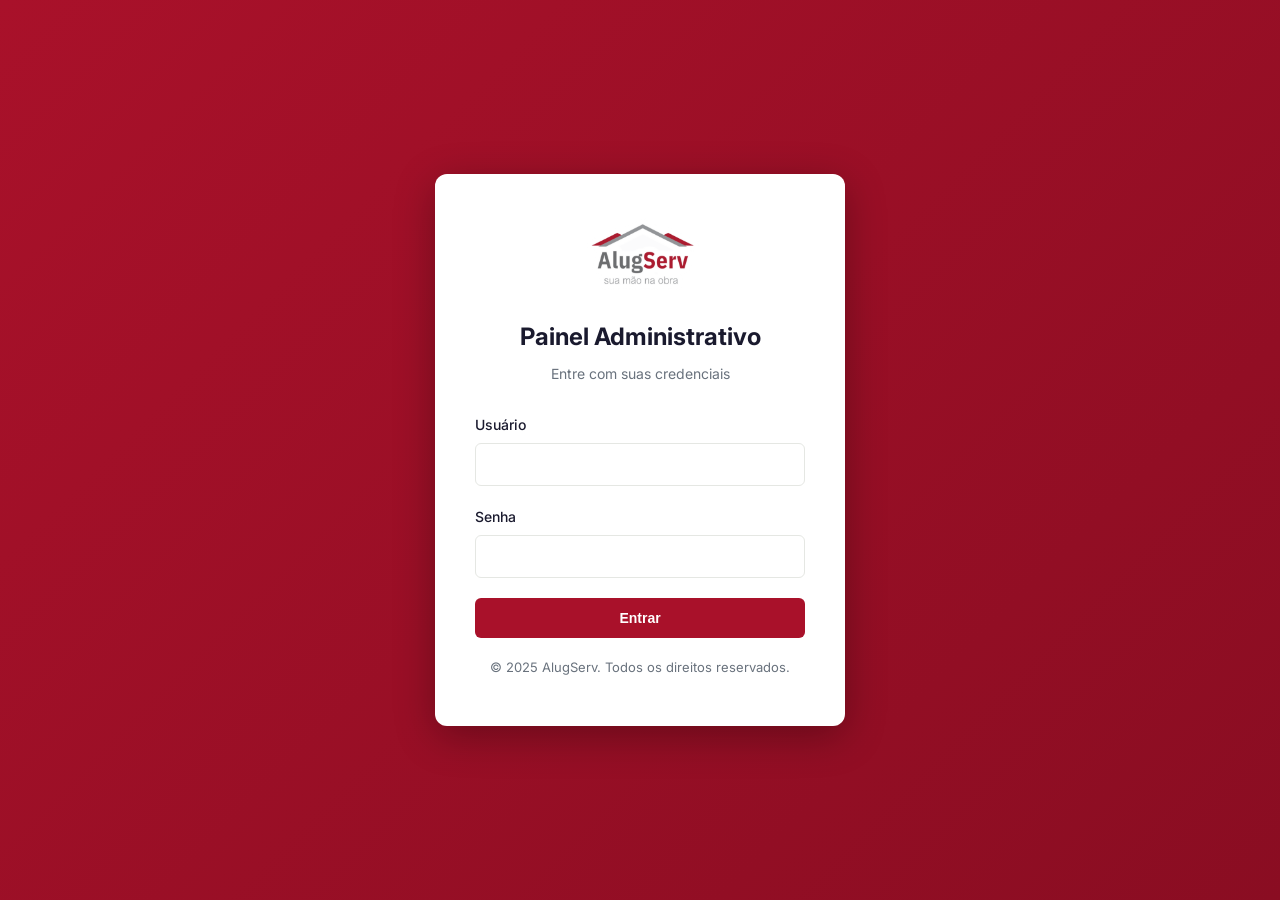
<file: admin/index.html>
<!DOCTYPE html>
<html lang="pt-BR">
<head>
    <meta charset="UTF-8">
    <meta name="viewport" content="width=device-width, initial-scale=1.0">
    <title>Dashboard - AlugServ Admin</title>
    <link rel="preconnect" href="https://fonts.googleapis.com">
    <link rel="preconnect" href="https://fonts.gstatic.com" crossorigin>
    <link href="https://fonts.googleapis.com/css2?family=Inter:wght@300;400;500;600;700&display=swap" rel="stylesheet">
    <link rel="stylesheet" href="css/admin.css">
    <link rel="icon" type="image/png" href="../assets/images/logo.png">
</head>
<body class="admin-layout">
    <!-- Sidebar -->
    <aside class="admin-sidebar">
        <div class="sidebar-header">
            <img src="../assets/images/logo.png" alt="AlugServ" class="sidebar-logo">
            <h2 class="sidebar-title">AlugServ Admin</h2>
        </div>
        <nav>
            <ul class="sidebar-menu">
                <li><a href="index.html" class="active">
                    <svg class="sidebar-icon" fill="none" stroke="currentColor" viewBox="0 0 24 24">
                        <path stroke-linecap="round" stroke-linejoin="round" stroke-width="2" d="M3 12l2-2m0 0l7-7 7 7M5 10v10a1 1 0 001 1h3m10-11l2 2m-2-2v10a1 1 0 01-1 1h-3m-6 0a1 1 0 001-1v-4a1 1 0 011-1h2a1 1 0 011 1v4a1 1 0 001 1m-6 0h6"></path>
                    </svg>
                    Dashboard
                </a></li>
                <li><a href="equipments.html">
                    <svg class="sidebar-icon" fill="none" stroke="currentColor" viewBox="0 0 24 24">
                        <path stroke-linecap="round" stroke-linejoin="round" stroke-width="2" d="M19 11H5m14 0a2 2 0 012 2v6a2 2 0 01-2 2H5a2 2 0 01-2-2v-6a2 2 0 012-2m14 0V9a2 2 0 00-2-2M5 11V9a2 2 0 012-2m0 0V5a2 2 0 012-2h6a2 2 0 012 2v2M7 7h10"></path>
                    </svg>
                    Equipamentos
                </a></li>
                <li><a href="categories.html">
                    <svg class="sidebar-icon" fill="none" stroke="currentColor" viewBox="0 0 24 24">
                        <path stroke-linecap="round" stroke-linejoin="round" stroke-width="2" d="M7 7h.01M7 3h5c.512 0 1.024.195 1.414.586l7 7a2 2 0 010 2.828l-7 7a2 2 0 01-2.828 0l-7-7A1.994 1.994 0 013 12V7a4 4 0 014-4z"></path>
                    </svg>
                    Categorias
                </a></li>
                <li><a href="users.html">
                    <svg class="sidebar-icon" fill="none" stroke="currentColor" viewBox="0 0 24 24">
                        <path stroke-linecap="round" stroke-linejoin="round" stroke-width="2" d="M12 4.354a4 4 0 110 5.292M15 21H3v-1a6 6 0 0112 0v1zm0 0h6v-1a6 6 0 00-9-5.197M13 7a4 4 0 11-8 0 4 4 0 018 0z"></path>
                    </svg>
                    Usuários
                </a></li>
                <li><a href="settings.html">
                    <svg class="sidebar-icon" fill="none" stroke="currentColor" viewBox="0 0 24 24">
                        <path stroke-linecap="round" stroke-linejoin="round" stroke-width="2" d="M10.325 4.317c.426-1.756 2.924-1.756 3.35 0a1.724 1.724 0 002.573 1.066c1.543-.94 3.31.826 2.37 2.37a1.724 1.724 0 001.065 2.572c1.756.426 1.756 2.924 0 3.35a1.724 1.724 0 00-1.066 2.573c.94 1.543-.826 3.31-2.37 2.37a1.724 1.724 0 00-2.572 1.065c-.426 1.756-2.924 1.756-3.35 0a1.724 1.724 0 00-2.573-1.066c-1.543.94-3.31-.826-2.37-2.37a1.724 1.724 0 00-1.065-2.572c-1.756-.426-1.756-2.924 0-3.35a1.724 1.724 0 001.066-2.573c-.94-1.543.826-3.31 2.37-2.37.996.608 2.296.07 2.572-1.065z"></path>
                        <path stroke-linecap="round" stroke-linejoin="round" stroke-width="2" d="M15 12a3 3 0 11-6 0 3 3 0 016 0z"></path>
                    </svg>
                    Configurações
                </a></li>
            </ul>
        </nav>
    </aside>

    <!-- Main Content -->
    <main class="admin-main">
        <header class="admin-header">
            <h1>Dashboard</h1>
            <div class="admin-user">
                <span class="admin-user-name" id="userName">Admin</span>
                <button class="btn btn-secondary btn-sm" id="logoutBtn">Sair</button>
            </div>
        </header>

        <div class="admin-content">
            <div id="alertContainer"></div>

            <!-- Stats Cards -->
            <div class="stats-grid">
                <div class="stat-card">
                    <div class="stat-value" id="totalEquipments">0</div>
                    <div class="stat-label">Total Equipamentos</div>
                </div>
                <div class="stat-card success">
                    <div class="stat-value" id="availableEquipments">0</div>
                    <div class="stat-label">Disponíveis</div>
                </div>
                <div class="stat-card warning">
                    <div class="stat-value" id="totalCategories">0</div>
                    <div class="stat-label">Categorias</div>
                </div>
                <div class="stat-card info">
                    <div class="stat-value" id="totalContacts">0</div>
                    <div class="stat-label">Contatos Recebidos</div>
                </div>
            </div>

            <!-- Recent Items -->
            <div class="card">
                <div class="card-header">
                    <h2 class="card-title">Equipamentos Recentes</h2>
                </div>
                <div class="card-body">
                    <div class="table-responsive">
                        <table class="table">
                            <thead>
                                <tr>
                                    <th>ID</th>
                                    <th>Título</th>
                                    <th>Categoria</th>
                                    <th>Status</th>
                                    <th>Data</th>
                                </tr>
                            </thead>
                            <tbody id="recentEquipmentsBody">
                                <tr>
                                    <td colspan="5" class="text-center">Carregando...</td>
                                </tr>
                            </tbody>
                        </table>
                    </div>
                </div>
            </div>

        </div>
    </main>

    <script src="js/admin.js"></script>
    <script>
        // Check auth
        requireAuth();

        // Load dashboard data
        async function loadDashboard() {
            try {
                const data = await apiRequest('dashboard.php');

                document.getElementById('totalEquipments').textContent = data.totalEquipments || 0;
                document.getElementById('availableEquipments').textContent = data.availableEquipments || 0;
                document.getElementById('totalCategories').textContent = data.totalCategories || 0;
                document.getElementById('totalContacts').textContent = data.totalContacts || 0;

                const tbody = document.getElementById('recentEquipmentsBody');
                if (data.recentEquipments && data.recentEquipments.length > 0) {
                    tbody.innerHTML = data.recentEquipments.map(item => `
                        <tr>
                            <td>${item.id}</td>
                            <td>${truncate(item.title, 40)}</td>
                            <td>${item.category || '-'}</td>
                            <td><span class="badge badge-${item.status === 'active' ? 'success' : 'danger'}">${item.status === 'active' ? 'Ativo' : 'Inativo'}</span></td>
                            <td>${formatDate(item.created_at)}</td>
                        </tr>
                    `).join('');
                } else {
                    tbody.innerHTML = '<tr><td colspan="5" class="text-center">Nenhum equipamento cadastrado</td></tr>';
                }
            } catch (error) {
                showAlert('Erro ao carregar dados do dashboard', 'error');
                console.error(error);
            }
        }

        loadDashboard();
    </script>
</body>
</html>
</file>
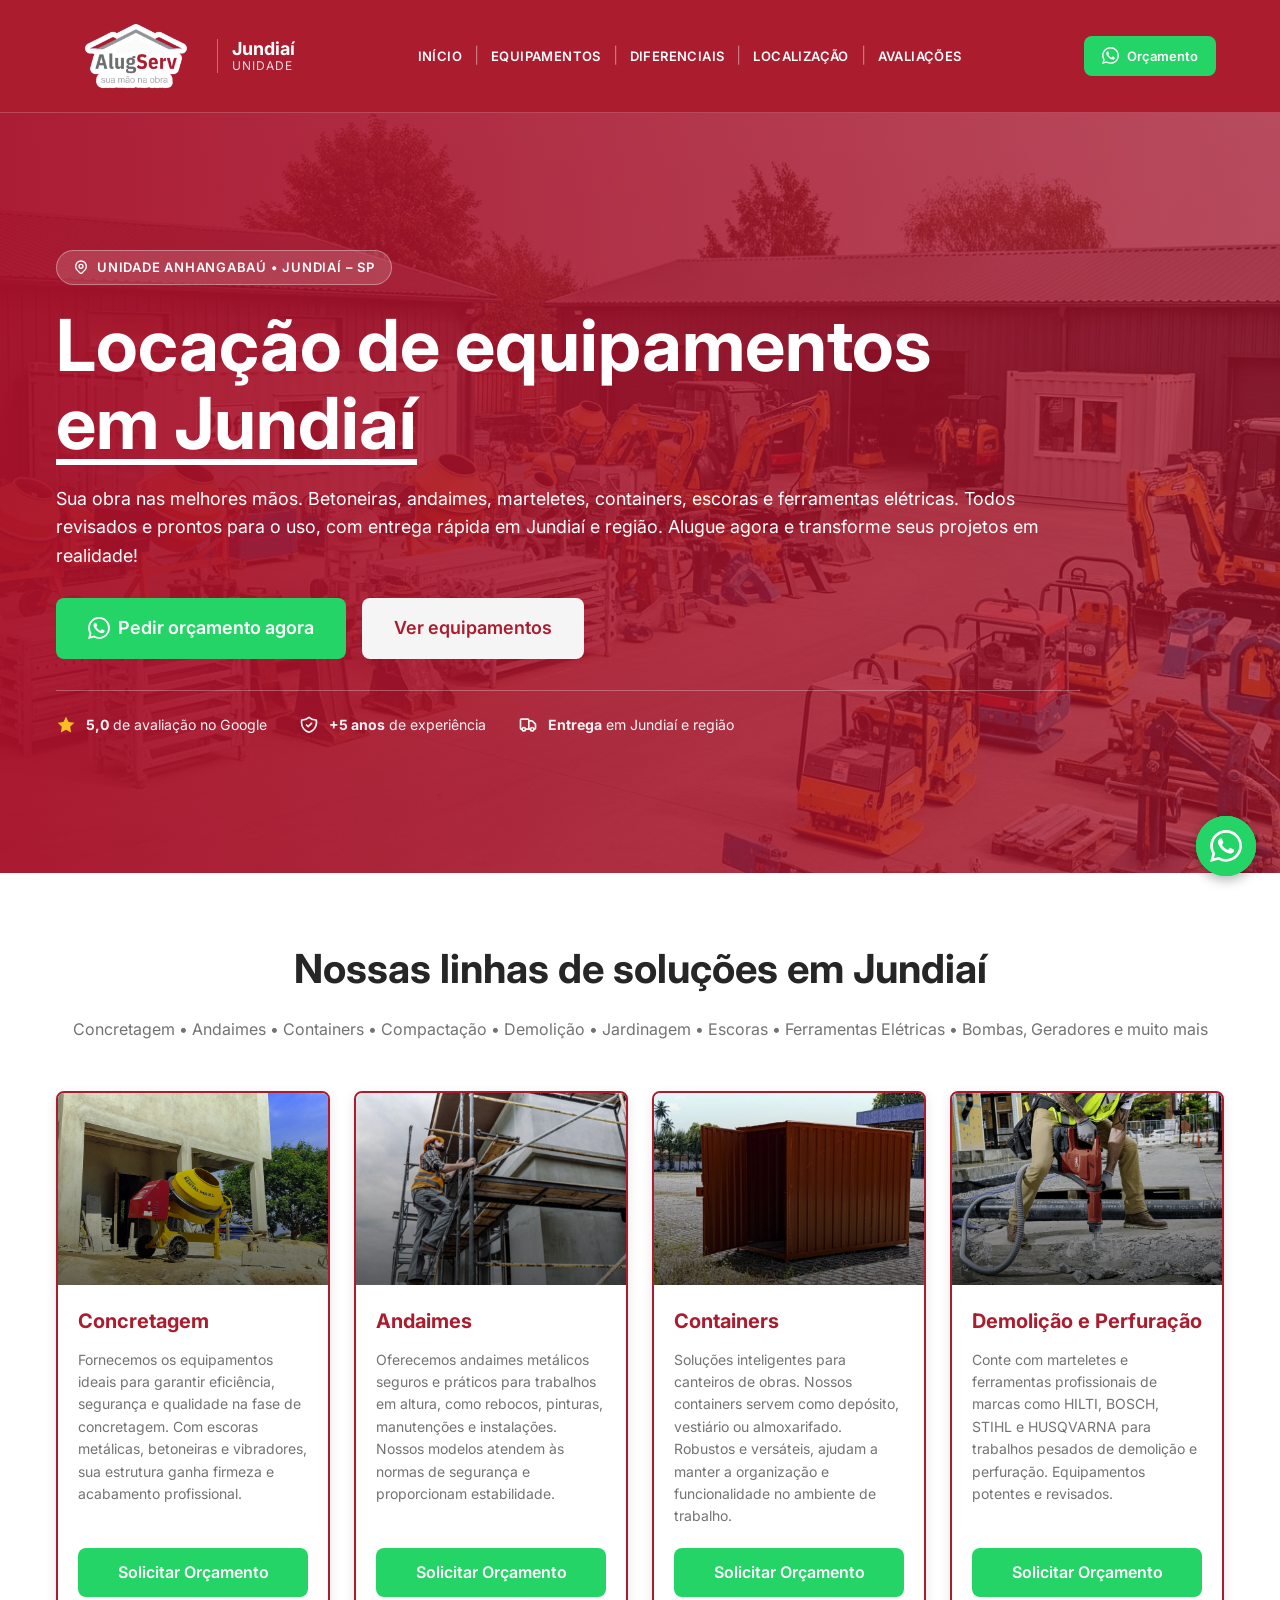
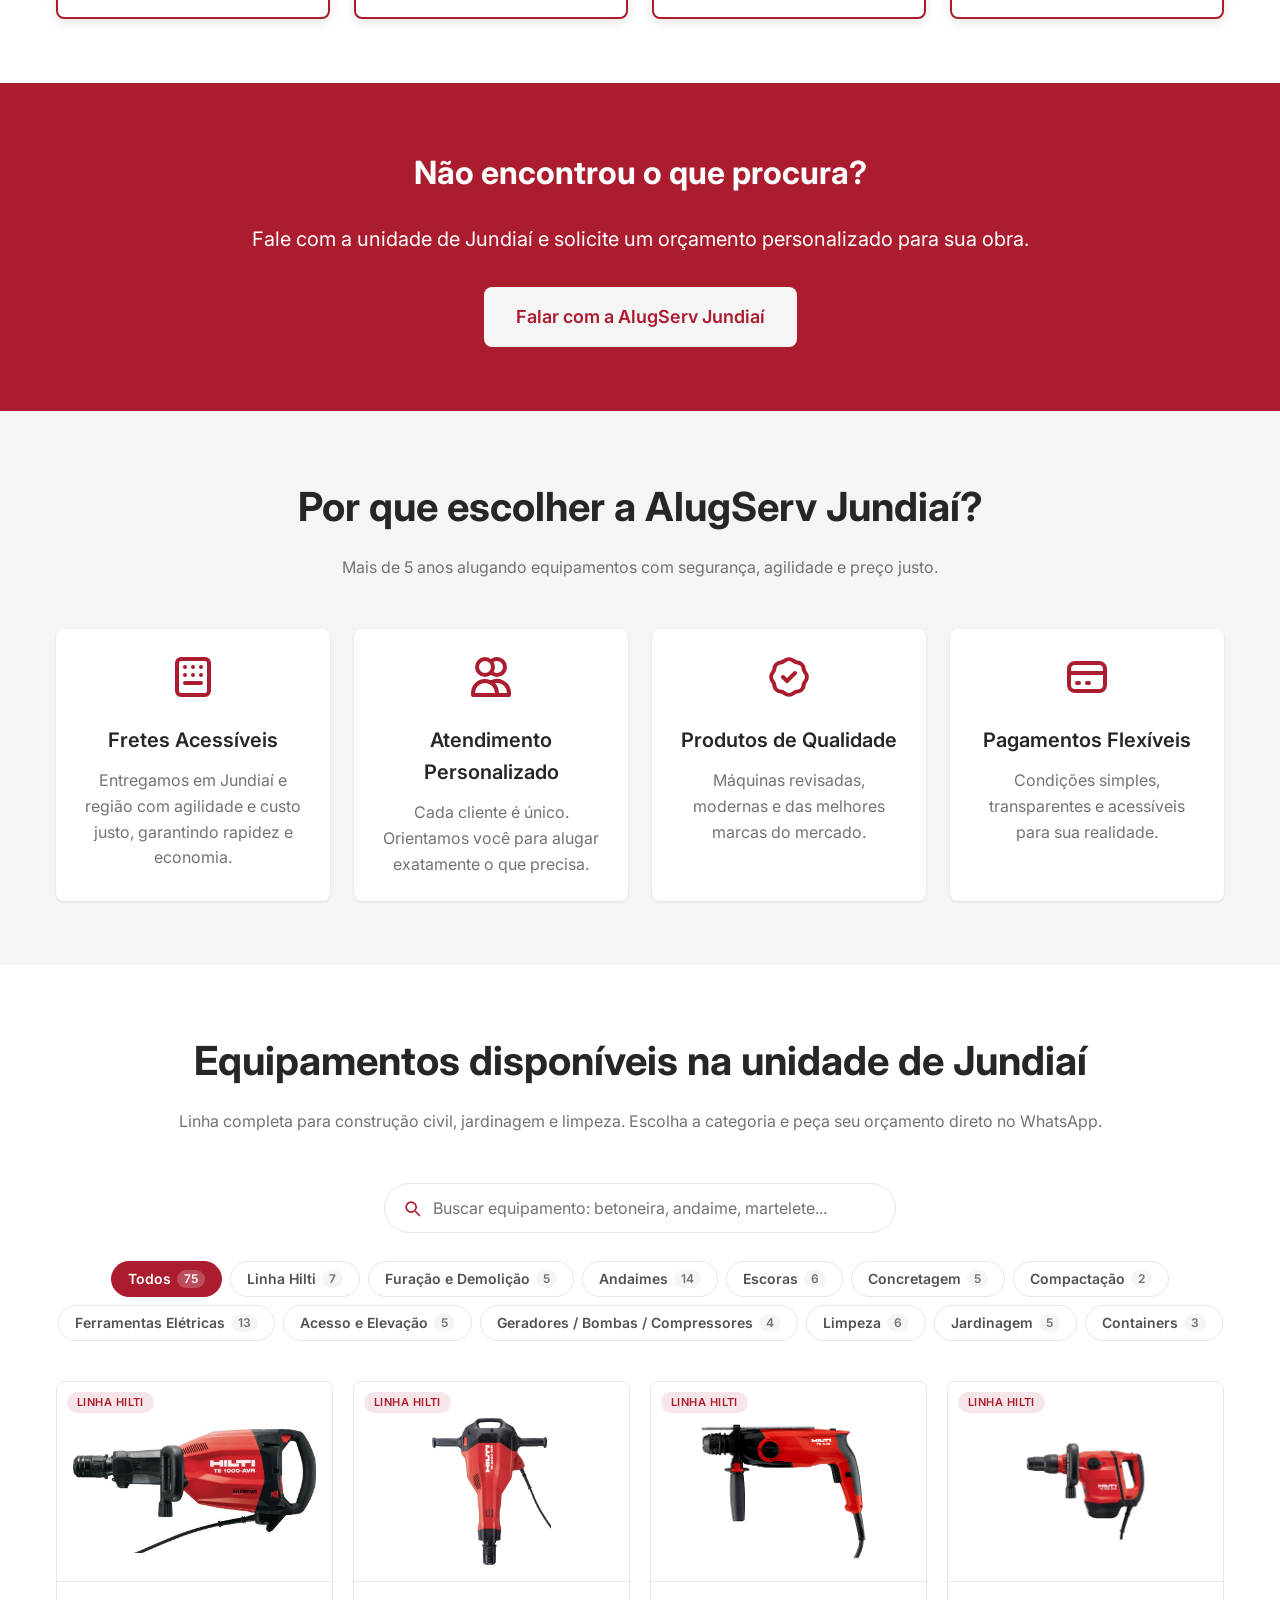
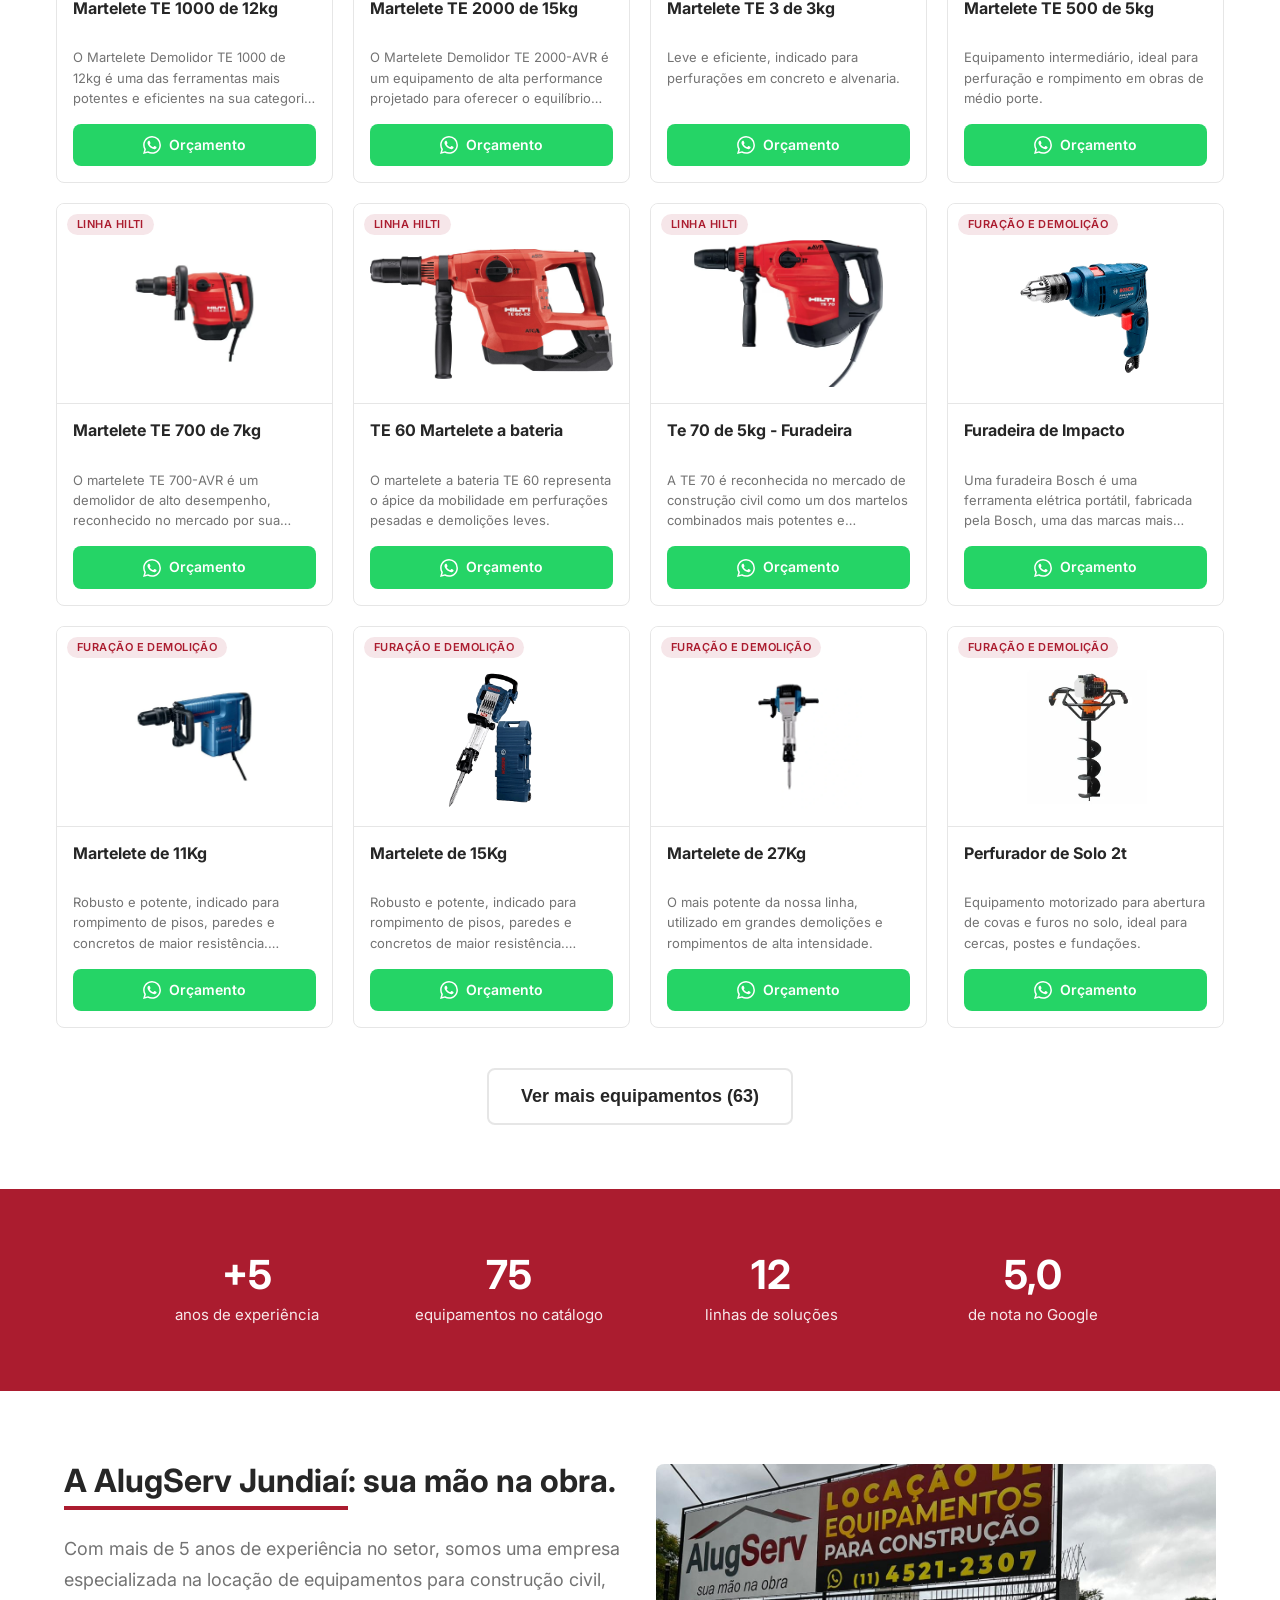
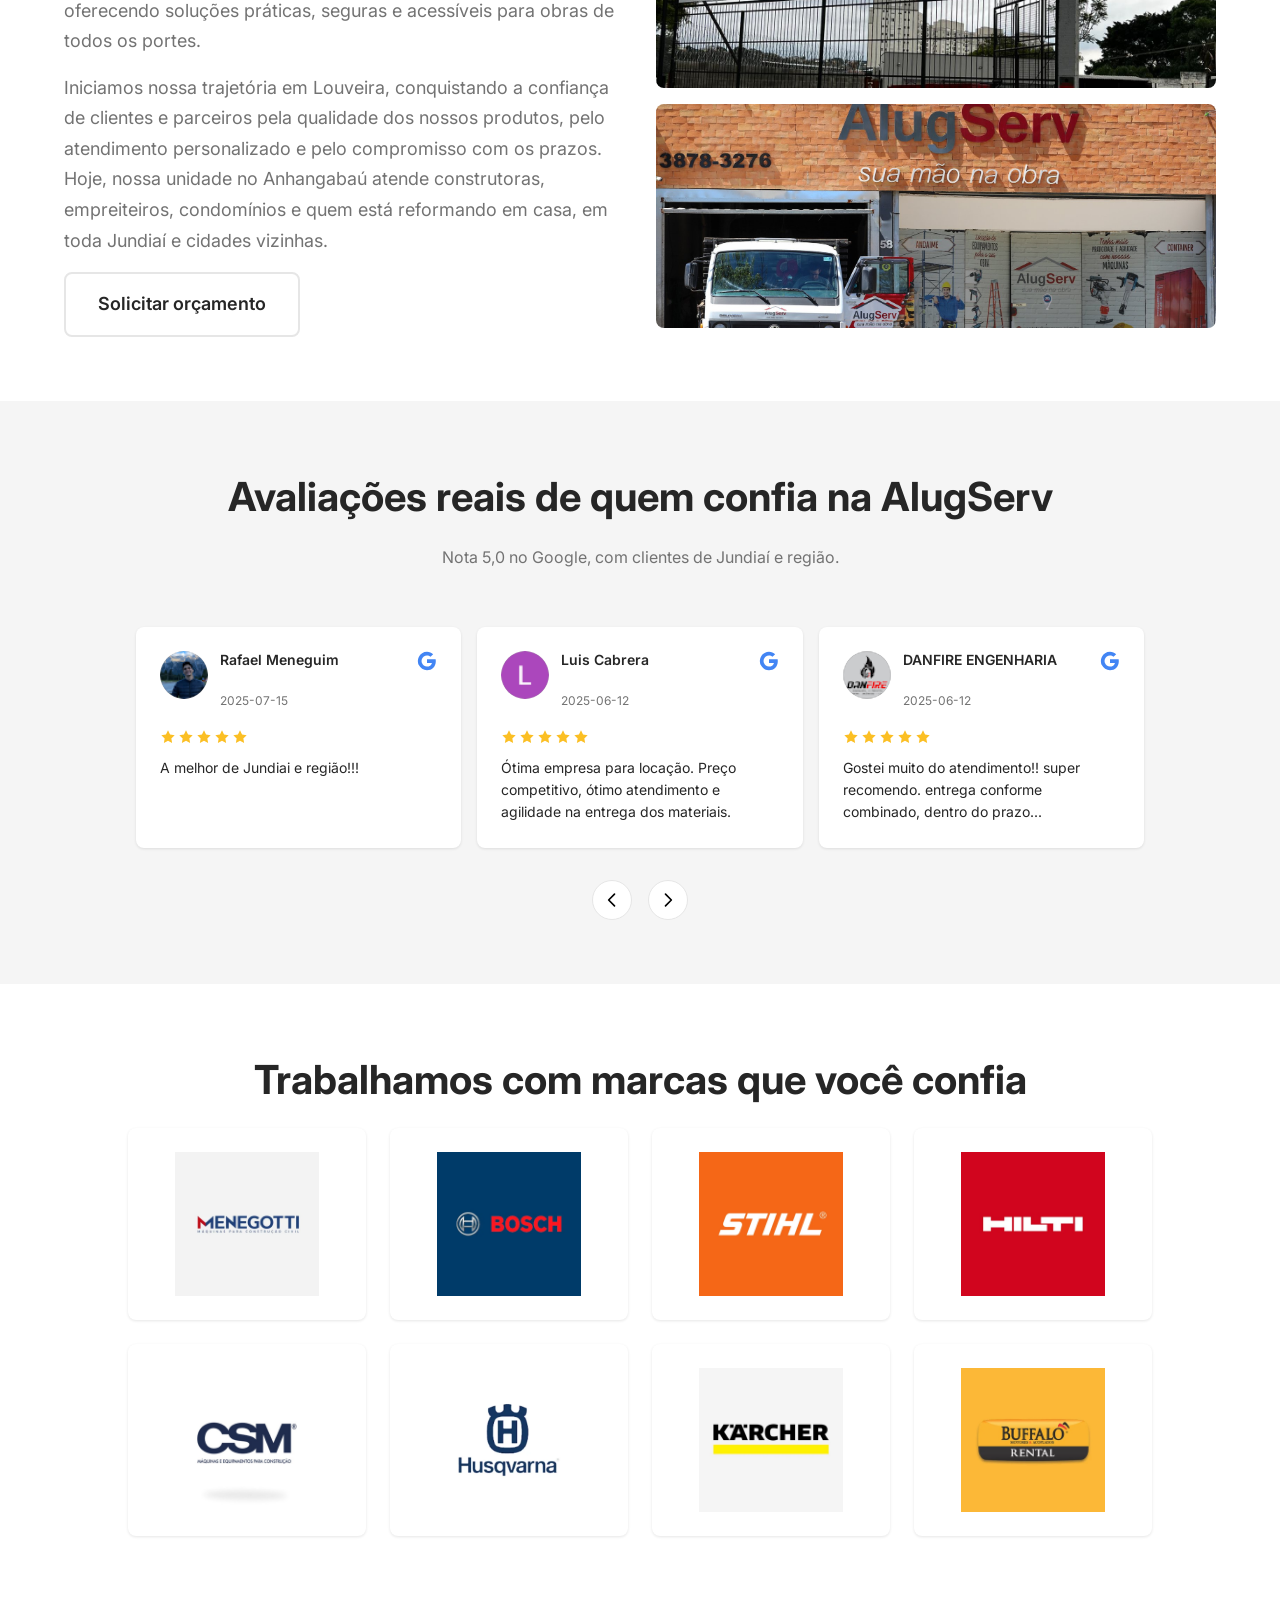
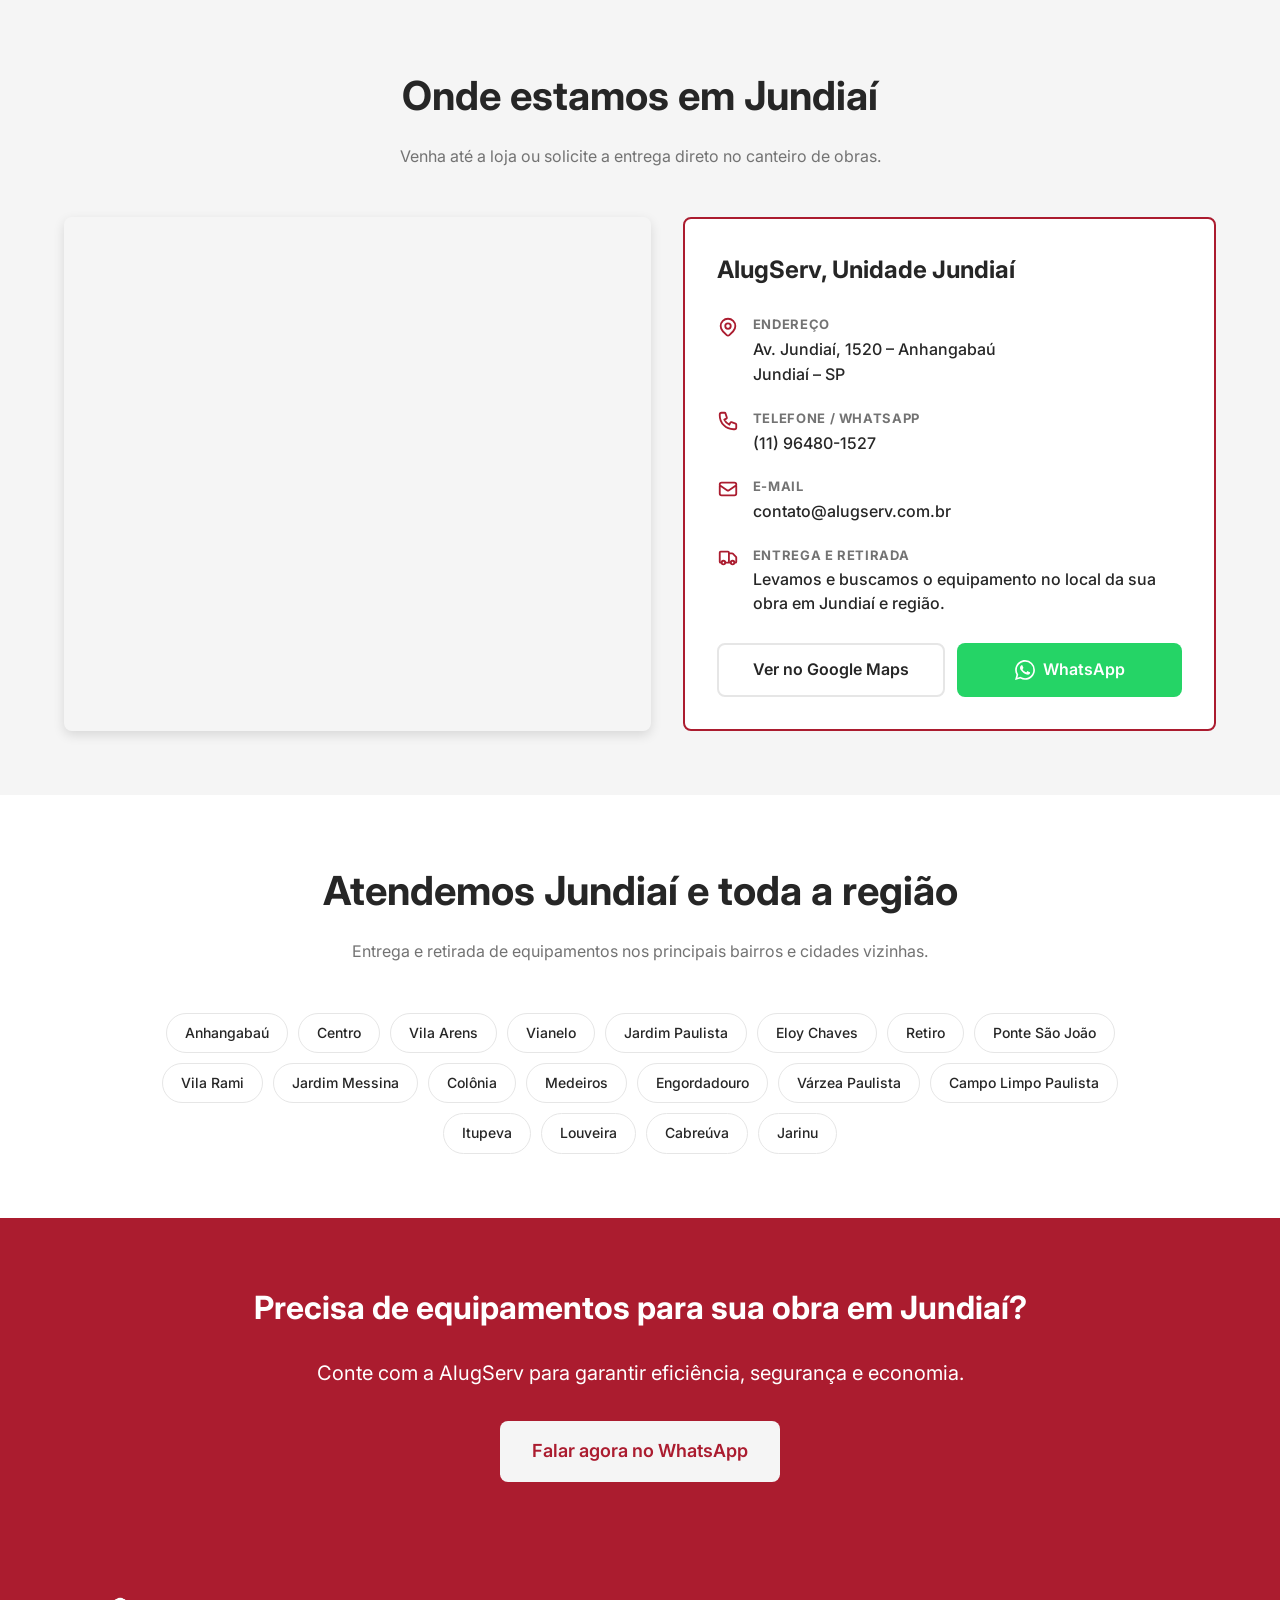
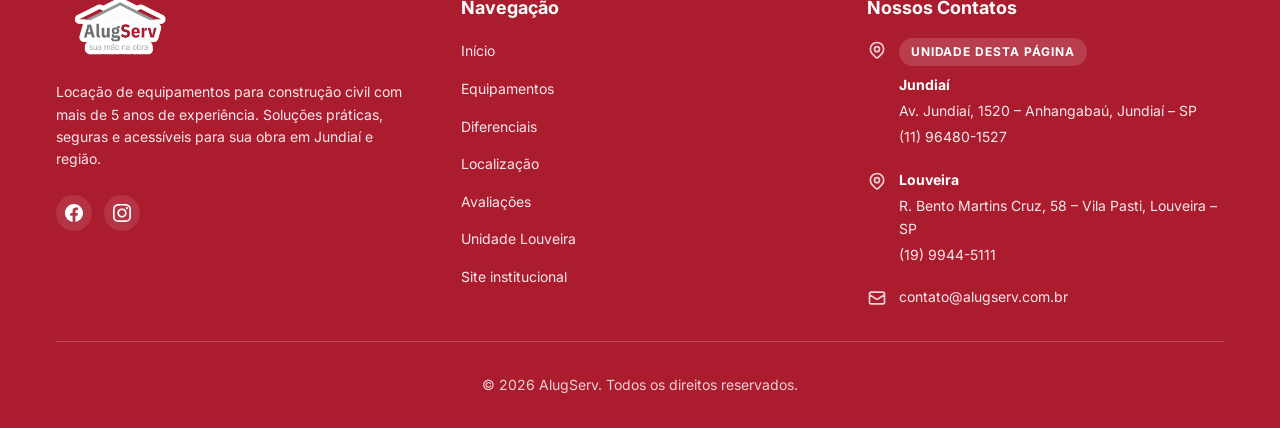
<file: jundiai/index.html>
<!DOCTYPE html>
<html lang="pt-BR">
<head>
    <!-- Google Tag Manager -->
    <script>(function(w,d,s,l,i){w[l]=w[l]||[];w[l].push({'gtm.start':
    new Date().getTime(),event:'gtm.js'});var f=d.getElementsByTagName(s)[0],
    j=d.createElement(s),dl=l!='dataLayer'?'&l='+l:'';j.async=true;j.src=
    'https://www.googletagmanager.com/gtm.js?id='+i+dl;f.parentNode.insertBefore(j,f);
    })(window,document,'script','dataLayer','GTM-WCWLQDQR');</script>
    <!-- End Google Tag Manager -->
    <meta charset="UTF-8">
    <meta name="viewport" content="width=device-width, initial-scale=1.0">
    <title>Locação de Equipamentos em Jundiaí | AlugServ Jundiaí</title>
    <meta name="description" content="AlugServ Jundiaí: locação de equipamentos para construção civil na Av. Jundiaí, 1520 – Anhangabaú. Betoneiras, andaimes, marteletes Hilti, containers, escoras, compactadores e ferramentas elétricas. Orçamento na hora pelo WhatsApp.">
    <meta name="robots" content="index, follow">
    <link rel="canonical" href="https://alugserv.com.br/jundiai/">

    <!-- Open Graph -->
    <meta property="og:type" content="website">
    <meta property="og:locale" content="pt_BR">
    <meta property="og:site_name" content="AlugServ">
    <meta property="og:title" content="Locação de Equipamentos em Jundiaí | AlugServ Jundiaí">
    <meta property="og:description" content="Betoneiras, andaimes, marteletes, containers e ferramentas elétricas para alugar em Jundiaí. Equipamentos revisados, entrega rápida e orçamento pelo WhatsApp.">
    <meta property="og:url" content="https://alugserv.com.br/jundiai/">
    <meta property="og:image" content="https://alugserv.com.br/jundiai/assets/images/hero-banner.png">

    <link rel="preconnect" href="https://fonts.googleapis.com">
    <link rel="preconnect" href="https://fonts.gstatic.com" crossorigin>
    <link href="https://fonts.googleapis.com/css2?family=Inter:wght@300;400;500;600;700&display=swap" rel="stylesheet">
    <link rel="stylesheet" href="css/main.css">
    <link rel="stylesheet" href="css/lp.css">
    <link rel="icon" type="image/png" href="assets/images/logo.png">

    <!-- Dados estruturados: negócio local (unidade Jundiaí) -->
    <script type="application/ld+json">
    {
        "@context": "https://schema.org",
        "@type": "HomeAndConstructionBusiness",
        "name": "AlugServ Jundiaí",
        "image": "https://alugserv.com.br/jundiai/assets/images/logo.png",
        "url": "https://alugserv.com.br/jundiai/",
        "telephone": "+5511964801527",
        "email": "contato@alugserv.com.br",
        "priceRange": "$$",
        "address": {
            "@type": "PostalAddress",
            "streetAddress": "Av. Jundiaí, 1520 - Anhangabaú",
            "addressLocality": "Jundiaí",
            "addressRegion": "SP",
            "addressCountry": "BR"
        },
        "areaServed": [
            { "@type": "City", "name": "Jundiaí" },
            { "@type": "City", "name": "Várzea Paulista" },
            { "@type": "City", "name": "Campo Limpo Paulista" },
            { "@type": "City", "name": "Itupeva" },
            { "@type": "City", "name": "Louveira" },
            { "@type": "City", "name": "Cabreúva" }
        ],
        "parentOrganization": {
            "@type": "Organization",
            "name": "AlugServ",
            "url": "https://alugserv.com.br/"
        }
    }
    </script>
</head>
<body>
    <!-- Google Tag Manager (noscript) -->
    <noscript><iframe src="https://www.googletagmanager.com/ns.html?id=GTM-WCWLQDQR"
    height="0" width="0" style="display:none;visibility:hidden"></iframe></noscript>
    <!-- End Google Tag Manager (noscript) -->

    <!-- ===== HEADER ===== -->
    <header class="header">
        <div class="container">
            <a href="#topo" class="header-logo">
                <img src="assets/images/logo.png" alt="AlugServ - Locação de Equipamentos">
                <span class="header-unit">
                    <strong>Jundiaí</strong>
                    <span>Unidade</span>
                </span>
            </a>

            <!-- Navegação Desktop -->
            <nav class="header-nav">
                <ul>
                    <li>
                        <a href="#topo">Início</a>
                        <span class="nav-separator">|</span>
                    </li>
                    <li>
                        <a href="#equipamentos">Equipamentos</a>
                        <span class="nav-separator">|</span>
                    </li>
                    <li>
                        <a href="#diferenciais">Diferenciais</a>
                        <span class="nav-separator">|</span>
                    </li>
                    <li>
                        <a href="#localizacao">Localização</a>
                        <span class="nav-separator">|</span>
                    </li>
                    <li>
                        <a href="#avaliacoes">Avaliações</a>
                    </li>
                </ul>
            </nav>

            <a href="https://wa.me/5511964801527" class="btn btn-whatsapp header-cta" data-wa data-wa-msg="Olá! Gostaria de falar com a AlugServ Jundiaí.">
                <svg fill="currentColor" viewBox="0 0 24 24"><path d="M17.472 14.382c-.297-.149-1.758-.867-2.03-.967-.273-.099-.471-.148-.67.15-.197.297-.767.966-.94 1.164-.173.199-.347.223-.644.075-.297-.15-1.255-.463-2.39-1.475-.883-.788-1.48-1.761-1.653-2.059-.173-.297-.018-.458.13-.606.134-.133.298-.347.446-.52.149-.174.198-.298.298-.497.099-.198.05-.371-.025-.52-.075-.149-.669-1.612-.916-2.207-.242-.579-.487-.5-.669-.51-.173-.008-.371-.01-.57-.01-.198 0-.52.074-.792.372-.272.297-1.04 1.016-1.04 2.479 0 1.462 1.065 2.875 1.213 3.074.149.198 2.096 3.2 5.077 4.487.709.306 1.262.489 1.694.625.712.227 1.36.195 1.871.118.571-.085 1.758-.719 2.006-1.413.248-.694.248-1.289.173-1.413-.074-.124-.272-.198-.57-.347m-5.421 7.403h-.004a9.87 9.87 0 01-5.031-1.378l-.361-.214-3.741.982.998-3.648-.235-.374a9.86 9.86 0 01-1.51-5.26c.001-5.45 4.436-9.884 9.888-9.884 2.64 0 5.122 1.03 6.988 2.898a9.825 9.825 0 012.893 6.994c-.003 5.45-4.437 9.884-9.885 9.884m8.413-18.297A11.815 11.815 0 0012.05 0C5.495 0 .16 5.335.157 11.892c0 2.096.547 4.142 1.588 5.945L.057 24l6.305-1.654a11.882 11.882 0 005.683 1.448h.005c6.554 0 11.89-5.335 11.893-11.893a11.821 11.821 0 00-3.48-8.413z"/></svg>
                <span class="cta-longo">Orçamento no WhatsApp</span>
                <span class="cta-curto">Orçamento</span>
            </a>

            <!-- Botão Menu Mobile -->
            <button class="menu-toggle" aria-label="Menu">
                <svg fill="none" stroke="currentColor" viewBox="0 0 24 24">
                    <path stroke-linecap="round" stroke-linejoin="round" stroke-width="2" d="M4 6h16M4 12h16M4 18h16"/>
                </svg>
            </button>
        </div>

        <!-- Navegação Mobile -->
        <nav class="mobile-nav">
            <ul>
                <li><a href="#topo">Início</a></li>
                <li><a href="#equipamentos">Equipamentos</a></li>
                <li><a href="#diferenciais">Diferenciais</a></li>
                <li><a href="#localizacao">Localização</a></li>
                <li><a href="#avaliacoes">Avaliações</a></li>
                <li class="mobile-nav-cta">
                    <a href="https://wa.me/5511964801527" class="btn btn-whatsapp" data-wa data-wa-msg="Olá! Gostaria de um orçamento na AlugServ Jundiaí.">
                        <svg fill="currentColor" viewBox="0 0 24 24"><path d="M17.472 14.382c-.297-.149-1.758-.867-2.03-.967-.273-.099-.471-.148-.67.15-.197.297-.767.966-.94 1.164-.173.199-.347.223-.644.075-.297-.15-1.255-.463-2.39-1.475-.883-.788-1.48-1.761-1.653-2.059-.173-.297-.018-.458.13-.606.134-.133.298-.347.446-.52.149-.174.198-.298.298-.497.099-.198.05-.371-.025-.52-.075-.149-.669-1.612-.916-2.207-.242-.579-.487-.5-.669-.51-.173-.008-.371-.01-.57-.01-.198 0-.52.074-.792.372-.272.297-1.04 1.016-1.04 2.479 0 1.462 1.065 2.875 1.213 3.074.149.198 2.096 3.2 5.077 4.487.709.306 1.262.489 1.694.625.712.227 1.36.195 1.871.118.571-.085 1.758-.719 2.006-1.413.248-.694.248-1.289.173-1.413-.074-.124-.272-.198-.57-.347m-5.421 7.403h-.004a9.87 9.87 0 01-5.031-1.378l-.361-.214-3.741.982.998-3.648-.235-.374a9.86 9.86 0 01-1.51-5.26c.001-5.45 4.436-9.884 9.888-9.884 2.64 0 5.122 1.03 6.988 2.898a9.825 9.825 0 012.893 6.994c-.003 5.45-4.437 9.884-9.885 9.884m8.413-18.297A11.815 11.815 0 0012.05 0C5.495 0 .16 5.335.157 11.892c0 2.096.547 4.142 1.588 5.945L.057 24l6.305-1.654a11.882 11.882 0 005.683 1.448h.005c6.554 0 11.89-5.335 11.893-11.893a11.821 11.821 0 00-3.48-8.413z"/></svg>
                        Orçamento no WhatsApp
                    </a>
                </li>
            </ul>
        </nav>
    </header>

    <!-- ===== HERO ===== -->
    <section class="hero hero-lp" id="topo" style="background-image: url('assets/images/hero-banner.png');">
        <div class="hero-overlay"></div>
        <div class="container">
            <div class="hero-content">
                <span class="hero-badge">
                    <svg fill="none" stroke="currentColor" viewBox="0 0 24 24"><path stroke-linecap="round" stroke-linejoin="round" stroke-width="2" d="M17.657 16.657L13.414 20.9a1.998 1.998 0 01-2.827 0l-4.244-4.243a8 8 0 1111.314 0z"/><path stroke-linecap="round" stroke-linejoin="round" stroke-width="2" d="M15 11a3 3 0 11-6 0 3 3 0 016 0z"/></svg>
                    Unidade Anhangabaú &bull; Jundiaí &ndash; SP
                </span>

                <h1><span class="hero-line">Locação de equipamentos</span><span class="hero-city">em Jundiaí</span></h1>

                <p>Sua obra nas melhores mãos. Betoneiras, andaimes, marteletes, containers, escoras e ferramentas elétricas. Todos revisados e prontos para o uso, com entrega rápida em Jundiaí e região. Alugue agora e transforme seus projetos em realidade!</p>

                <div class="hero-buttons">
                    <a href="https://wa.me/5511964801527" class="btn btn-whatsapp btn-lg" data-wa data-wa-msg="Olá! Estou em Jundiaí e gostaria de um orçamento de locação de equipamentos.">
                        <svg fill="currentColor" viewBox="0 0 24 24"><path d="M17.472 14.382c-.297-.149-1.758-.867-2.03-.967-.273-.099-.471-.148-.67.15-.197.297-.767.966-.94 1.164-.173.199-.347.223-.644.075-.297-.15-1.255-.463-2.39-1.475-.883-.788-1.48-1.761-1.653-2.059-.173-.297-.018-.458.13-.606.134-.133.298-.347.446-.52.149-.174.198-.298.298-.497.099-.198.05-.371-.025-.52-.075-.149-.669-1.612-.916-2.207-.242-.579-.487-.5-.669-.51-.173-.008-.371-.01-.57-.01-.198 0-.52.074-.792.372-.272.297-1.04 1.016-1.04 2.479 0 1.462 1.065 2.875 1.213 3.074.149.198 2.096 3.2 5.077 4.487.709.306 1.262.489 1.694.625.712.227 1.36.195 1.871.118.571-.085 1.758-.719 2.006-1.413.248-.694.248-1.289.173-1.413-.074-.124-.272-.198-.57-.347m-5.421 7.403h-.004a9.87 9.87 0 01-5.031-1.378l-.361-.214-3.741.982.998-3.648-.235-.374a9.86 9.86 0 01-1.51-5.26c.001-5.45 4.436-9.884 9.888-9.884 2.64 0 5.122 1.03 6.988 2.898a9.825 9.825 0 012.893 6.994c-.003 5.45-4.437 9.884-9.885 9.884m8.413-18.297A11.815 11.815 0 0012.05 0C5.495 0 .16 5.335.157 11.892c0 2.096.547 4.142 1.588 5.945L.057 24l6.305-1.654a11.882 11.882 0 005.683 1.448h.005c6.554 0 11.89-5.335 11.893-11.893a11.821 11.821 0 00-3.48-8.413z"/></svg>
                        Pedir orçamento agora
                    </a>
                    <a href="#equipamentos" class="btn btn-secondary btn-lg">Ver equipamentos</a>
                </div>

                <div class="hero-trust">
                    <div class="hero-trust-item">
                        <svg viewBox="0 0 24 24" fill="#FBBF24"><path d="M12 2l3.09 6.26L22 9.27l-5 4.87 1.18 6.88L12 17.77l-6.18 3.25L7 14.14 2 9.27l6.91-1.01L12 2z"/></svg>
                        <span><strong>5,0</strong> de avaliação no Google</span>
                    </div>
                    <div class="hero-trust-item">
                        <svg fill="none" stroke="currentColor" viewBox="0 0 24 24"><path stroke-linecap="round" stroke-linejoin="round" stroke-width="2" d="M9 12l2 2 4-4m5.618-4.016A11.955 11.955 0 0112 2.944a11.955 11.955 0 01-8.618 3.04A12.02 12.02 0 003 9c0 5.591 3.824 10.29 9 11.622 5.176-1.332 9-6.03 9-11.622 0-1.042-.133-2.052-.382-3.016z"/></svg>
                        <span><strong>+5 anos</strong> de experiência</span>
                    </div>
                    <div class="hero-trust-item">
                        <svg fill="none" stroke="currentColor" viewBox="0 0 24 24"><path stroke-linecap="round" stroke-linejoin="round" stroke-width="2" d="M9 17a2 2 0 11-4 0 2 2 0 014 0zM19 17a2 2 0 11-4 0 2 2 0 014 0z"/><path stroke-linecap="round" stroke-linejoin="round" stroke-width="2" d="M13 16V6a1 1 0 00-1-1H4a1 1 0 00-1 1v10a1 1 0 001 1h1m8-1a1 1 0 01-1 1H9m4-1V8a1 1 0 011-1h2.586a1 1 0 01.707.293l3.414 3.414a1 1 0 01.293.707V16a1 1 0 01-1 1h-1m-6-1a1 1 0 001 1h1"/></svg>
                        <span><strong>Entrega</strong> em Jundiaí e região</span>
                    </div>
                </div>
            </div>
        </div>
    </section>

    <!-- ===== LINHAS DE SOLUÇÕES ===== -->
    <section class="bg-background">
        <div class="container">
            <h2 class="section-title">Nossas linhas de soluções em Jundiaí</h2>
            <p class="section-subtitle">Concretagem &bull; Andaimes &bull; Containers &bull; Compactação &bull; Demolição &bull; Jardinagem &bull; Escoras &bull; Ferramentas Elétricas &bull; Bombas, Geradores e muito mais</p>

            <div class="grid-4">
                <div class="card category-card">
                    <a href="#equipamentos" class="category-card-link" data-filtro="Concretagem">
                        <div class="card-image" style="background-image: url('assets/images/category-concretagem-new.jpg?v=2');"></div>
                        <div class="card-content">
                            <h3 class="card-title">Concretagem</h3>
                            <p class="card-description">Fornecemos os equipamentos ideais para garantir eficiência, segurança e qualidade na fase de concretagem. Com escoras metálicas, betoneiras e vibradores, sua estrutura ganha firmeza e acabamento profissional.</p>
                        </div>
                    </a>
                    <div class="card-action">
                        <a href="https://wa.me/5511964801527" class="btn btn-whatsapp" data-wa data-wa-msg="Olá! Gostaria de um orçamento de equipamentos para CONCRETAGEM na unidade de Jundiaí.">Solicitar Orçamento</a>
                    </div>
                </div>

                <div class="card category-card">
                    <a href="#equipamentos" class="category-card-link" data-filtro="Andaimes">
                        <div class="card-image" style="background-image: url('assets/images/category-andaimes-new.jpg?v=2');"></div>
                        <div class="card-content">
                            <h3 class="card-title">Andaimes</h3>
                            <p class="card-description">Oferecemos andaimes metálicos seguros e práticos para trabalhos em altura, como rebocos, pinturas, manutenções e instalações. Nossos modelos atendem às normas de segurança e proporcionam estabilidade.</p>
                        </div>
                    </a>
                    <div class="card-action">
                        <a href="https://wa.me/5511964801527" class="btn btn-whatsapp" data-wa data-wa-msg="Olá! Gostaria de um orçamento de ANDAIMES na unidade de Jundiaí.">Solicitar Orçamento</a>
                    </div>
                </div>

                <div class="card category-card">
                    <a href="#equipamentos" class="category-card-link" data-filtro="Containers">
                        <div class="card-image" style="background-image: url('assets/images/category-containers-new.jpg?v=2');"></div>
                        <div class="card-content">
                            <h3 class="card-title">Containers</h3>
                            <p class="card-description">Soluções inteligentes para canteiros de obras. Nossos containers servem como depósito, vestiário ou almoxarifado. Robustos e versáteis, ajudam a manter a organização e funcionalidade no ambiente de trabalho.</p>
                        </div>
                    </a>
                    <div class="card-action">
                        <a href="https://wa.me/5511964801527" class="btn btn-whatsapp" data-wa data-wa-msg="Olá! Gostaria de um orçamento de CONTAINERS na unidade de Jundiaí.">Solicitar Orçamento</a>
                    </div>
                </div>

                <div class="card category-card">
                    <a href="#equipamentos" class="category-card-link" data-filtro="Furação e Demolição">
                        <div class="card-image" style="background-image: url('assets/images/category-demolicao.jpg?v=2');"></div>
                        <div class="card-content">
                            <h3 class="card-title">Demolição e Perfuração</h3>
                            <p class="card-description">Conte com marteletes e ferramentas profissionais de marcas como HILTI, BOSCH, STIHL e HUSQVARNA para trabalhos pesados de demolição e perfuração. Equipamentos potentes e revisados.</p>
                        </div>
                    </a>
                    <div class="card-action">
                        <a href="https://wa.me/5511964801527" class="btn btn-whatsapp" data-wa data-wa-msg="Olá! Gostaria de um orçamento de equipamentos de DEMOLIÇÃO E PERFURAÇÃO na unidade de Jundiaí.">Solicitar Orçamento</a>
                    </div>
                </div>
            </div>
        </div>
    </section>

    <!-- ===== CTA ===== -->
    <section class="cta-section">
        <div class="container">
            <h2>Não encontrou o que procura?</h2>
            <p>Fale com a unidade de Jundiaí e solicite um orçamento personalizado para sua obra.</p>
            <a href="https://wa.me/5511964801527" class="btn btn-secondary btn-lg" data-wa data-wa-msg="Olá! Não encontrei o equipamento que preciso no site. Podem me ajudar? (Unidade Jundiaí)">Falar com a AlugServ Jundiaí</a>
        </div>
    </section>

    <!-- ===== DIFERENCIAIS ===== -->
    <section class="bg-secondary" id="diferenciais">
        <div class="container">
            <h2 class="section-title">Por que escolher a AlugServ Jundiaí?</h2>
            <p class="section-subtitle">Mais de 5 anos alugando equipamentos com segurança, agilidade e preço justo.</p>

            <div class="grid-4">
                <div class="card differential-card">
                    <svg class="differential-icon" fill="none" stroke="currentColor" viewBox="0 0 24 24">
                        <path stroke-linecap="round" stroke-linejoin="round" stroke-width="2" d="M8 7h.01M8 11h.01M12 7h.01M12 11h.01M16 7h.01M16 11h.01M8 15h8M6 3h12a2 2 0 012 2v14a2 2 0 01-2 2H6a2 2 0 01-2-2V5a2 2 0 012-2z"/>
                    </svg>
                    <h3 class="differential-title">Fretes Acessíveis</h3>
                    <p class="differential-description">Entregamos em Jundiaí e região com agilidade e custo justo, garantindo rapidez e economia.</p>
                </div>

                <div class="card differential-card">
                    <svg class="differential-icon" fill="none" stroke="currentColor" viewBox="0 0 24 24">
                        <path stroke-linecap="round" stroke-linejoin="round" stroke-width="2" d="M12 4.354a4 4 0 110 5.292M15 21H3v-1a6 6 0 0112 0v1zm0 0h6v-1a6 6 0 00-9-5.197M13 7a4 4 0 11-8 0 4 4 0 018 0z"/>
                    </svg>
                    <h3 class="differential-title">Atendimento Personalizado</h3>
                    <p class="differential-description">Cada cliente é único. Orientamos você para alugar exatamente o que precisa.</p>
                </div>

                <div class="card differential-card">
                    <svg class="differential-icon" fill="none" stroke="currentColor" viewBox="0 0 24 24">
                        <path stroke-linecap="round" stroke-linejoin="round" stroke-width="2" d="M9 12l2 2 4-4M7.835 4.697a3.42 3.42 0 001.946-.806 3.42 3.42 0 014.438 0 3.42 3.42 0 001.946.806 3.42 3.42 0 013.138 3.138 3.42 3.42 0 00.806 1.946 3.42 3.42 0 010 4.438 3.42 3.42 0 00-.806 1.946 3.42 3.42 0 01-3.138 3.138 3.42 3.42 0 00-1.946.806 3.42 3.42 0 01-4.438 0 3.42 3.42 0 00-1.946-.806 3.42 3.42 0 01-3.138-3.138 3.42 3.42 0 00-.806-1.946 3.42 3.42 0 010-4.438 3.42 3.42 0 00.806-1.946 3.42 3.42 0 013.138-3.138z"/>
                    </svg>
                    <h3 class="differential-title">Produtos de Qualidade</h3>
                    <p class="differential-description">Máquinas revisadas, modernas e das melhores marcas do mercado.</p>
                </div>

                <div class="card differential-card">
                    <svg class="differential-icon" fill="none" stroke="currentColor" viewBox="0 0 24 24">
                        <path stroke-linecap="round" stroke-linejoin="round" stroke-width="2" d="M3 10h18M7 15h1m4 0h1m-7 4h12a3 3 0 003-3V8a3 3 0 00-3-3H6a3 3 0 00-3 3v8a3 3 0 003 3z"/>
                    </svg>
                    <h3 class="differential-title">Pagamentos Flexíveis</h3>
                    <p class="differential-description">Condições simples, transparentes e acessíveis para sua realidade.</p>
                </div>
            </div>
        </div>
    </section>

    <!-- ===== CATÁLOGO DE EQUIPAMENTOS ===== -->
    <section class="bg-background" id="equipamentos">
        <div class="container">
            <h2 class="section-title">Equipamentos disponíveis na unidade de Jundiaí</h2>
            <p class="section-subtitle">Linha completa para construção civil, jardinagem e limpeza. Escolha a categoria e peça seu orçamento direto no WhatsApp.</p>

            <div class="catalog-toolbar">
                <div class="catalog-search">
                    <svg class="catalog-search-icon" fill="none" stroke="currentColor" viewBox="0 0 24 24" aria-hidden="true">
                        <path stroke-linecap="round" stroke-linejoin="round" stroke-width="2" d="M21 21l-4.35-4.35M17 11a6 6 0 11-12 0 6 6 0 0112 0z"/>
                    </svg>
                    <input type="search" id="catalogSearch" placeholder="Buscar equipamento: betoneira, andaime, martelete..." aria-label="Buscar equipamento" autocomplete="off">
                    <button type="button" class="catalog-search-clear" id="catalogClear" aria-label="Limpar busca" hidden>
                        <svg fill="none" stroke="currentColor" viewBox="0 0 24 24"><path stroke-linecap="round" stroke-linejoin="round" stroke-width="2" d="M6 18L18 6M6 6l12 12"/></svg>
                    </button>
                </div>
                <p class="catalog-count" id="catalogCount"></p>
            </div>

            <div class="catalog-filters" id="catalogFilters"></div>
            <div class="equipment-grid" id="equipmentGrid"></div>

            <div class="catalog-more">
                <button class="btn btn-outline btn-lg" id="catalogMore" type="button">Ver mais equipamentos</button>
            </div>
        </div>
    </section>

    <!-- ===== NÚMEROS ===== -->
    <section class="cta-section">
        <div class="container">
            <div class="stats-grid">
                <div class="stat-item">
                    <strong>+5</strong>
                    <span>anos de experiência</span>
                </div>
                <div class="stat-item">
                    <strong>75</strong>
                    <span>equipamentos no catálogo</span>
                </div>
                <div class="stat-item">
                    <strong>12</strong>
                    <span>linhas de soluções</span>
                </div>
                <div class="stat-item">
                    <strong>5,0</strong>
                    <span>de nota no Google</span>
                </div>
            </div>
        </div>
    </section>

    <!-- ===== SOBRE ===== -->
    <section class="bg-background">
        <div class="container">
            <div class="about-grid">
                <div class="about-content">
                    <h2><span class="highlight">A AlugServ Jundiaí</span>: sua mão na obra.</h2>
                    <p>Com mais de 5 anos de experiência no setor, somos uma empresa especializada na locação de equipamentos para construção civil, oferecendo soluções práticas, seguras e acessíveis para obras de todos os portes.</p>
                    <p>Iniciamos nossa trajetória em Louveira, conquistando a confiança de clientes e parceiros pela qualidade dos nossos produtos, pelo atendimento personalizado e pelo compromisso com os prazos. Hoje, nossa unidade no Anhangabaú atende construtoras, empreiteiros, condomínios e quem está reformando em casa, em toda Jundiaí e cidades vizinhas.</p>
                    <a href="https://wa.me/5511964801527" class="btn btn-outline btn-lg" data-wa data-wa-msg="Olá! Gostaria de conhecer melhor a AlugServ Jundiaí e pedir um orçamento.">Solicitar orçamento</a>
                </div>
                <div class="about-images">
                    <img src="assets/images/alugserv-location-1.jpg" alt="Unidade AlugServ" loading="lazy">
                    <img src="assets/images/alugserv-location-2.jpg" alt="Loja AlugServ" loading="lazy">
                </div>
            </div>
        </div>
    </section>

    <!-- ===== AVALIAÇÕES ===== -->
    <section class="reviews-section bg-secondary" id="avaliacoes">
        <div class="container">
            <h2 class="section-title">Avaliações reais de quem confia na AlugServ</h2>
            <p class="section-subtitle">Nota 5,0 no Google, com clientes de Jundiaí e região.</p>

            <div class="carousel-container">
                <div class="carousel-track">
                    <div class="carousel-slide">
                        <div class="review-card">
                            <div class="review-header">
                                <img src="assets/images/review-3.png" alt="Rafael Meneguim" class="review-avatar" loading="lazy">
                                <div class="review-info">
                                    <h4>Rafael Meneguim</h4>
                                    <span>2025-07-15</span>
                                </div>
                                <svg class="review-google" width="20" height="20" viewBox="0 0 24 24" fill="currentColor">
                                    <path d="M22.56 12.25c0-.78-.07-1.53-.2-2.25H12v4.26h5.92c-.26 1.37-1.04 2.53-2.21 3.31v2.77h3.57c2.08-1.92 3.28-4.74 3.28-8.09z"/>
                                    <path d="M12 23c2.97 0 5.46-.98 7.28-2.66l-3.57-2.77c-.98.66-2.23 1.06-3.71 1.06-2.86 0-5.29-1.93-6.16-4.53H2.18v2.84C3.99 20.53 7.7 23 12 23z"/>
                                    <path d="M5.84 14.09c-.22-.66-.35-1.36-.35-2.09s.13-1.43.35-2.09V7.07H2.18C1.43 8.55 1 10.22 1 12s.43 3.45 1.18 4.93l2.85-2.22.81-.62z"/>
                                    <path d="M12 5.38c1.62 0 3.06.56 4.21 1.64l3.15-3.15C17.45 2.09 14.97 1 12 1 7.7 1 3.99 3.47 2.18 7.07l3.66 2.84c.87-2.6 3.3-4.53 6.16-4.53z"/>
                                </svg>
                            </div>
                            <div class="review-stars">
                                <svg viewBox="0 0 24 24"><path d="M12 2l3.09 6.26L22 9.27l-5 4.87 1.18 6.88L12 17.77l-6.18 3.25L7 14.14 2 9.27l6.91-1.01L12 2z"/></svg>
                                <svg viewBox="0 0 24 24"><path d="M12 2l3.09 6.26L22 9.27l-5 4.87 1.18 6.88L12 17.77l-6.18 3.25L7 14.14 2 9.27l6.91-1.01L12 2z"/></svg>
                                <svg viewBox="0 0 24 24"><path d="M12 2l3.09 6.26L22 9.27l-5 4.87 1.18 6.88L12 17.77l-6.18 3.25L7 14.14 2 9.27l6.91-1.01L12 2z"/></svg>
                                <svg viewBox="0 0 24 24"><path d="M12 2l3.09 6.26L22 9.27l-5 4.87 1.18 6.88L12 17.77l-6.18 3.25L7 14.14 2 9.27l6.91-1.01L12 2z"/></svg>
                                <svg viewBox="0 0 24 24"><path d="M12 2l3.09 6.26L22 9.27l-5 4.87 1.18 6.88L12 17.77l-6.18 3.25L7 14.14 2 9.27l6.91-1.01L12 2z"/></svg>
                            </div>
                            <p class="review-text">A melhor de Jundiai e região!!!</p>
                        </div>
                    </div>

                    <div class="carousel-slide">
                        <div class="review-card">
                            <div class="review-header">
                                <img src="assets/images/review-7.png" alt="Luis Cabrera" class="review-avatar" loading="lazy">
                                <div class="review-info">
                                    <h4>Luis Cabrera</h4>
                                    <span>2025-06-12</span>
                                </div>
                                <svg class="review-google" width="20" height="20" viewBox="0 0 24 24" fill="currentColor">
                                    <path d="M22.56 12.25c0-.78-.07-1.53-.2-2.25H12v4.26h5.92c-.26 1.37-1.04 2.53-2.21 3.31v2.77h3.57c2.08-1.92 3.28-4.74 3.28-8.09z"/>
                                    <path d="M12 23c2.97 0 5.46-.98 7.28-2.66l-3.57-2.77c-.98.66-2.23 1.06-3.71 1.06-2.86 0-5.29-1.93-6.16-4.53H2.18v2.84C3.99 20.53 7.7 23 12 23z"/>
                                    <path d="M5.84 14.09c-.22-.66-.35-1.36-.35-2.09s.13-1.43.35-2.09V7.07H2.18C1.43 8.55 1 10.22 1 12s.43 3.45 1.18 4.93l2.85-2.22.81-.62z"/>
                                    <path d="M12 5.38c1.62 0 3.06.56 4.21 1.64l3.15-3.15C17.45 2.09 14.97 1 12 1 7.7 1 3.99 3.47 2.18 7.07l3.66 2.84c.87-2.6 3.3-4.53 6.16-4.53z"/>
                                </svg>
                            </div>
                            <div class="review-stars">
                                <svg viewBox="0 0 24 24"><path d="M12 2l3.09 6.26L22 9.27l-5 4.87 1.18 6.88L12 17.77l-6.18 3.25L7 14.14 2 9.27l6.91-1.01L12 2z"/></svg>
                                <svg viewBox="0 0 24 24"><path d="M12 2l3.09 6.26L22 9.27l-5 4.87 1.18 6.88L12 17.77l-6.18 3.25L7 14.14 2 9.27l6.91-1.01L12 2z"/></svg>
                                <svg viewBox="0 0 24 24"><path d="M12 2l3.09 6.26L22 9.27l-5 4.87 1.18 6.88L12 17.77l-6.18 3.25L7 14.14 2 9.27l6.91-1.01L12 2z"/></svg>
                                <svg viewBox="0 0 24 24"><path d="M12 2l3.09 6.26L22 9.27l-5 4.87 1.18 6.88L12 17.77l-6.18 3.25L7 14.14 2 9.27l6.91-1.01L12 2z"/></svg>
                                <svg viewBox="0 0 24 24"><path d="M12 2l3.09 6.26L22 9.27l-5 4.87 1.18 6.88L12 17.77l-6.18 3.25L7 14.14 2 9.27l6.91-1.01L12 2z"/></svg>
                            </div>
                            <p class="review-text">Ótima empresa para locação. Preço competitivo, ótimo atendimento e agilidade na entrega dos materiais.</p>
                        </div>
                    </div>

                    <div class="carousel-slide">
                        <div class="review-card">
                            <div class="review-header">
                                <img src="assets/images/review-6.png" alt="DANFIRE ENGENHARIA" class="review-avatar" loading="lazy">
                                <div class="review-info">
                                    <h4>DANFIRE ENGENHARIA</h4>
                                    <span>2025-06-12</span>
                                </div>
                                <svg class="review-google" width="20" height="20" viewBox="0 0 24 24" fill="currentColor">
                                    <path d="M22.56 12.25c0-.78-.07-1.53-.2-2.25H12v4.26h5.92c-.26 1.37-1.04 2.53-2.21 3.31v2.77h3.57c2.08-1.92 3.28-4.74 3.28-8.09z"/>
                                    <path d="M12 23c2.97 0 5.46-.98 7.28-2.66l-3.57-2.77c-.98.66-2.23 1.06-3.71 1.06-2.86 0-5.29-1.93-6.16-4.53H2.18v2.84C3.99 20.53 7.7 23 12 23z"/>
                                    <path d="M5.84 14.09c-.22-.66-.35-1.36-.35-2.09s.13-1.43.35-2.09V7.07H2.18C1.43 8.55 1 10.22 1 12s.43 3.45 1.18 4.93l2.85-2.22.81-.62z"/>
                                    <path d="M12 5.38c1.62 0 3.06.56 4.21 1.64l3.15-3.15C17.45 2.09 14.97 1 12 1 7.7 1 3.99 3.47 2.18 7.07l3.66 2.84c.87-2.6 3.3-4.53 6.16-4.53z"/>
                                </svg>
                            </div>
                            <div class="review-stars">
                                <svg viewBox="0 0 24 24"><path d="M12 2l3.09 6.26L22 9.27l-5 4.87 1.18 6.88L12 17.77l-6.18 3.25L7 14.14 2 9.27l6.91-1.01L12 2z"/></svg>
                                <svg viewBox="0 0 24 24"><path d="M12 2l3.09 6.26L22 9.27l-5 4.87 1.18 6.88L12 17.77l-6.18 3.25L7 14.14 2 9.27l6.91-1.01L12 2z"/></svg>
                                <svg viewBox="0 0 24 24"><path d="M12 2l3.09 6.26L22 9.27l-5 4.87 1.18 6.88L12 17.77l-6.18 3.25L7 14.14 2 9.27l6.91-1.01L12 2z"/></svg>
                                <svg viewBox="0 0 24 24"><path d="M12 2l3.09 6.26L22 9.27l-5 4.87 1.18 6.88L12 17.77l-6.18 3.25L7 14.14 2 9.27l6.91-1.01L12 2z"/></svg>
                                <svg viewBox="0 0 24 24"><path d="M12 2l3.09 6.26L22 9.27l-5 4.87 1.18 6.88L12 17.77l-6.18 3.25L7 14.14 2 9.27l6.91-1.01L12 2z"/></svg>
                            </div>
                            <p class="review-text">Gostei muito do atendimento!! super recomendo. entrega conforme combinado, dentro do prazo...</p>
                        </div>
                    </div>

                    <div class="carousel-slide">
                        <div class="review-card">
                            <div class="review-header">
                                <img src="assets/images/review-2.png" alt="Giovana Meneguim" class="review-avatar" loading="lazy">
                                <div class="review-info">
                                    <h4>Giovana Meneguim</h4>
                                    <span>2025-07-15</span>
                                </div>
                                <svg class="review-google" width="20" height="20" viewBox="0 0 24 24" fill="currentColor">
                                    <path d="M22.56 12.25c0-.78-.07-1.53-.2-2.25H12v4.26h5.92c-.26 1.37-1.04 2.53-2.21 3.31v2.77h3.57c2.08-1.92 3.28-4.74 3.28-8.09z"/>
                                    <path d="M12 23c2.97 0 5.46-.98 7.28-2.66l-3.57-2.77c-.98.66-2.23 1.06-3.71 1.06-2.86 0-5.29-1.93-6.16-4.53H2.18v2.84C3.99 20.53 7.7 23 12 23z"/>
                                    <path d="M5.84 14.09c-.22-.66-.35-1.36-.35-2.09s.13-1.43.35-2.09V7.07H2.18C1.43 8.55 1 10.22 1 12s.43 3.45 1.18 4.93l2.85-2.22.81-.62z"/>
                                    <path d="M12 5.38c1.62 0 3.06.56 4.21 1.64l3.15-3.15C17.45 2.09 14.97 1 12 1 7.7 1 3.99 3.47 2.18 7.07l3.66 2.84c.87-2.6 3.3-4.53 6.16-4.53z"/>
                                </svg>
                            </div>
                            <div class="review-stars">
                                <svg viewBox="0 0 24 24"><path d="M12 2l3.09 6.26L22 9.27l-5 4.87 1.18 6.88L12 17.77l-6.18 3.25L7 14.14 2 9.27l6.91-1.01L12 2z"/></svg>
                                <svg viewBox="0 0 24 24"><path d="M12 2l3.09 6.26L22 9.27l-5 4.87 1.18 6.88L12 17.77l-6.18 3.25L7 14.14 2 9.27l6.91-1.01L12 2z"/></svg>
                                <svg viewBox="0 0 24 24"><path d="M12 2l3.09 6.26L22 9.27l-5 4.87 1.18 6.88L12 17.77l-6.18 3.25L7 14.14 2 9.27l6.91-1.01L12 2z"/></svg>
                                <svg viewBox="0 0 24 24"><path d="M12 2l3.09 6.26L22 9.27l-5 4.87 1.18 6.88L12 17.77l-6.18 3.25L7 14.14 2 9.27l6.91-1.01L12 2z"/></svg>
                                <svg viewBox="0 0 24 24"><path d="M12 2l3.09 6.26L22 9.27l-5 4.87 1.18 6.88L12 17.77l-6.18 3.25L7 14.14 2 9.27l6.91-1.01L12 2z"/></svg>
                            </div>
                            <p class="review-text">Atendimento excelente e materiais de qualidade. Parabéns pela dedicação!</p>
                        </div>
                    </div>

                    <div class="carousel-slide">
                        <div class="review-card">
                            <div class="review-header">
                                <img src="assets/images/review-1.png" alt="Jefferson Rodrigo Quatroque" class="review-avatar" loading="lazy">
                                <div class="review-info">
                                    <h4>Jefferson Rodrigo Quatroque</h4>
                                    <span>2025-07-18</span>
                                </div>
                                <svg class="review-google" width="20" height="20" viewBox="0 0 24 24" fill="currentColor">
                                    <path d="M22.56 12.25c0-.78-.07-1.53-.2-2.25H12v4.26h5.92c-.26 1.37-1.04 2.53-2.21 3.31v2.77h3.57c2.08-1.92 3.28-4.74 3.28-8.09z"/>
                                    <path d="M12 23c2.97 0 5.46-.98 7.28-2.66l-3.57-2.77c-.98.66-2.23 1.06-3.71 1.06-2.86 0-5.29-1.93-6.16-4.53H2.18v2.84C3.99 20.53 7.7 23 12 23z"/>
                                    <path d="M5.84 14.09c-.22-.66-.35-1.36-.35-2.09s.13-1.43.35-2.09V7.07H2.18C1.43 8.55 1 10.22 1 12s.43 3.45 1.18 4.93l2.85-2.22.81-.62z"/>
                                    <path d="M12 5.38c1.62 0 3.06.56 4.21 1.64l3.15-3.15C17.45 2.09 14.97 1 12 1 7.7 1 3.99 3.47 2.18 7.07l3.66 2.84c.87-2.6 3.3-4.53 6.16-4.53z"/>
                                </svg>
                            </div>
                            <div class="review-stars">
                                <svg viewBox="0 0 24 24"><path d="M12 2l3.09 6.26L22 9.27l-5 4.87 1.18 6.88L12 17.77l-6.18 3.25L7 14.14 2 9.27l6.91-1.01L12 2z"/></svg>
                                <svg viewBox="0 0 24 24"><path d="M12 2l3.09 6.26L22 9.27l-5 4.87 1.18 6.88L12 17.77l-6.18 3.25L7 14.14 2 9.27l6.91-1.01L12 2z"/></svg>
                                <svg viewBox="0 0 24 24"><path d="M12 2l3.09 6.26L22 9.27l-5 4.87 1.18 6.88L12 17.77l-6.18 3.25L7 14.14 2 9.27l6.91-1.01L12 2z"/></svg>
                                <svg viewBox="0 0 24 24"><path d="M12 2l3.09 6.26L22 9.27l-5 4.87 1.18 6.88L12 17.77l-6.18 3.25L7 14.14 2 9.27l6.91-1.01L12 2z"/></svg>
                                <svg viewBox="0 0 24 24"><path d="M12 2l3.09 6.26L22 9.27l-5 4.87 1.18 6.88L12 17.77l-6.18 3.25L7 14.14 2 9.27l6.91-1.01L12 2z"/></svg>
                            </div>
                            <p class="review-text">Ótimo atendimento.</p>
                        </div>
                    </div>

                    <div class="carousel-slide">
                        <div class="review-card">
                            <div class="review-header">
                                <img src="assets/images/review-5.png" alt="Sueli Ortiz" class="review-avatar" loading="lazy">
                                <div class="review-info">
                                    <h4>Sueli Ortiz</h4>
                                    <span>2025-06-12</span>
                                </div>
                                <svg class="review-google" width="20" height="20" viewBox="0 0 24 24" fill="currentColor">
                                    <path d="M22.56 12.25c0-.78-.07-1.53-.2-2.25H12v4.26h5.92c-.26 1.37-1.04 2.53-2.21 3.31v2.77h3.57c2.08-1.92 3.28-4.74 3.28-8.09z"/>
                                    <path d="M12 23c2.97 0 5.46-.98 7.28-2.66l-3.57-2.77c-.98.66-2.23 1.06-3.71 1.06-2.86 0-5.29-1.93-6.16-4.53H2.18v2.84C3.99 20.53 7.7 23 12 23z"/>
                                    <path d="M5.84 14.09c-.22-.66-.35-1.36-.35-2.09s.13-1.43.35-2.09V7.07H2.18C1.43 8.55 1 10.22 1 12s.43 3.45 1.18 4.93l2.85-2.22.81-.62z"/>
                                    <path d="M12 5.38c1.62 0 3.06.56 4.21 1.64l3.15-3.15C17.45 2.09 14.97 1 12 1 7.7 1 3.99 3.47 2.18 7.07l3.66 2.84c.87-2.6 3.3-4.53 6.16-4.53z"/>
                                </svg>
                            </div>
                            <div class="review-stars">
                                <svg viewBox="0 0 24 24"><path d="M12 2l3.09 6.26L22 9.27l-5 4.87 1.18 6.88L12 17.77l-6.18 3.25L7 14.14 2 9.27l6.91-1.01L12 2z"/></svg>
                                <svg viewBox="0 0 24 24"><path d="M12 2l3.09 6.26L22 9.27l-5 4.87 1.18 6.88L12 17.77l-6.18 3.25L7 14.14 2 9.27l6.91-1.01L12 2z"/></svg>
                                <svg viewBox="0 0 24 24"><path d="M12 2l3.09 6.26L22 9.27l-5 4.87 1.18 6.88L12 17.77l-6.18 3.25L7 14.14 2 9.27l6.91-1.01L12 2z"/></svg>
                                <svg viewBox="0 0 24 24"><path d="M12 2l3.09 6.26L22 9.27l-5 4.87 1.18 6.88L12 17.77l-6.18 3.25L7 14.14 2 9.27l6.91-1.01L12 2z"/></svg>
                                <svg viewBox="0 0 24 24"><path d="M12 2l3.09 6.26L22 9.27l-5 4.87 1.18 6.88L12 17.77l-6.18 3.25L7 14.14 2 9.27l6.91-1.01L12 2z"/></svg>
                            </div>
                            <p class="review-text">Sempre pronto a atender</p>
                        </div>
                    </div>

                    <div class="carousel-slide">
                        <div class="review-card">
                            <div class="review-header">
                                <img src="assets/images/review-4.png" alt="Rafael Cpos" class="review-avatar" loading="lazy">
                                <div class="review-info">
                                    <h4>Rafael Cpos</h4>
                                    <span>2025-06-12</span>
                                </div>
                                <svg class="review-google" width="20" height="20" viewBox="0 0 24 24" fill="currentColor">
                                    <path d="M22.56 12.25c0-.78-.07-1.53-.2-2.25H12v4.26h5.92c-.26 1.37-1.04 2.53-2.21 3.31v2.77h3.57c2.08-1.92 3.28-4.74 3.28-8.09z"/>
                                    <path d="M12 23c2.97 0 5.46-.98 7.28-2.66l-3.57-2.77c-.98.66-2.23 1.06-3.71 1.06-2.86 0-5.29-1.93-6.16-4.53H2.18v2.84C3.99 20.53 7.7 23 12 23z"/>
                                    <path d="M5.84 14.09c-.22-.66-.35-1.36-.35-2.09s.13-1.43.35-2.09V7.07H2.18C1.43 8.55 1 10.22 1 12s.43 3.45 1.18 4.93l2.85-2.22.81-.62z"/>
                                    <path d="M12 5.38c1.62 0 3.06.56 4.21 1.64l3.15-3.15C17.45 2.09 14.97 1 12 1 7.7 1 3.99 3.47 2.18 7.07l3.66 2.84c.87-2.6 3.3-4.53 6.16-4.53z"/>
                                </svg>
                            </div>
                            <div class="review-stars">
                                <svg viewBox="0 0 24 24"><path d="M12 2l3.09 6.26L22 9.27l-5 4.87 1.18 6.88L12 17.77l-6.18 3.25L7 14.14 2 9.27l6.91-1.01L12 2z"/></svg>
                                <svg viewBox="0 0 24 24"><path d="M12 2l3.09 6.26L22 9.27l-5 4.87 1.18 6.88L12 17.77l-6.18 3.25L7 14.14 2 9.27l6.91-1.01L12 2z"/></svg>
                                <svg viewBox="0 0 24 24"><path d="M12 2l3.09 6.26L22 9.27l-5 4.87 1.18 6.88L12 17.77l-6.18 3.25L7 14.14 2 9.27l6.91-1.01L12 2z"/></svg>
                                <svg viewBox="0 0 24 24"><path d="M12 2l3.09 6.26L22 9.27l-5 4.87 1.18 6.88L12 17.77l-6.18 3.25L7 14.14 2 9.27l6.91-1.01L12 2z"/></svg>
                                <svg viewBox="0 0 24 24"><path d="M12 2l3.09 6.26L22 9.27l-5 4.87 1.18 6.88L12 17.77l-6.18 3.25L7 14.14 2 9.27l6.91-1.01L12 2z"/></svg>
                            </div>
                            <p class="review-text">Nota 10!!!</p>
                        </div>
                    </div>
                </div>

                <div class="carousel-controls">
                    <button class="carousel-btn carousel-prev" aria-label="Anterior">
                        <svg fill="none" stroke="currentColor" viewBox="0 0 24 24"><path stroke-linecap="round" stroke-linejoin="round" stroke-width="2" d="M15 19l-7-7 7-7"/></svg>
                    </button>
                    <button class="carousel-btn carousel-next" aria-label="Próximo">
                        <svg fill="none" stroke="currentColor" viewBox="0 0 24 24"><path stroke-linecap="round" stroke-linejoin="round" stroke-width="2" d="M9 5l7 7-7 7"/></svg>
                    </button>
                </div>
            </div>
        </div>
    </section>

    <!-- ===== PARCEIROS ===== -->
    <section class="bg-background">
        <div class="container">
            <h2 class="section-title">Trabalhamos com marcas que você confia</h2>

            <div class="partners-grid">
                <div class="card partner-card"><img src="assets/images/partner-menegotti.png" alt="Menegotti" loading="lazy"></div>
                <div class="card partner-card"><img src="assets/images/partner-bosch.png" alt="Bosch" loading="lazy"></div>
                <div class="card partner-card"><img src="assets/images/partner-stihl.png" alt="Stihl" loading="lazy"></div>
                <div class="card partner-card"><img src="assets/images/partner-hilti.png" alt="Hilti" loading="lazy"></div>
                <div class="card partner-card"><img src="assets/images/partner-csm.png" alt="CSM" loading="lazy"></div>
                <div class="card partner-card"><img src="assets/images/partner-husqvarna.png" alt="Husqvarna" loading="lazy"></div>
                <div class="card partner-card"><img src="assets/images/partner-karcher.png" alt="Kärcher" loading="lazy"></div>
                <div class="card partner-card"><img src="assets/images/partner-buffalo.png" alt="Buffalo Rental" loading="lazy"></div>
            </div>
        </div>
    </section>

    <!-- ===== LOCALIZAÇÃO ===== -->
    <section class="bg-secondary" id="localizacao">
        <div class="container">
            <h2 class="section-title">Onde estamos em Jundiaí</h2>
            <p class="section-subtitle">Venha até a loja ou solicite a entrega direto no canteiro de obras.</p>

            <div class="local-grid">
                <div class="local-map">
                    <iframe
                        src="https://www.google.com/maps?q=Av.%20Jundia%C3%AD%2C%201520%20-%20Anhangaba%C3%BA%2C%20Jundia%C3%AD%20-%20SP&output=embed"
                        loading="lazy"
                        referrerpolicy="no-referrer-when-downgrade"
                        title="Mapa da AlugServ Jundiaí"></iframe>
                </div>

                <div class="local-info">
                    <h3>AlugServ, Unidade Jundiaí</h3>

                    <div class="local-list">
                        <div class="local-list-item">
                            <svg fill="none" stroke="currentColor" viewBox="0 0 24 24"><path stroke-linecap="round" stroke-linejoin="round" stroke-width="2" d="M17.657 16.657L13.414 20.9a1.998 1.998 0 01-2.827 0l-4.244-4.243a8 8 0 1111.314 0z"/><path stroke-linecap="round" stroke-linejoin="round" stroke-width="2" d="M15 11a3 3 0 11-6 0 3 3 0 016 0z"/></svg>
                            <div>
                                <strong>Endereço</strong>
                                <a href="https://maps.app.goo.gl/Sr3TEcs32dF91m2y9" target="_blank" rel="noopener noreferrer">Av. Jundiaí, 1520 &ndash; Anhangabaú<br>Jundiaí &ndash; SP</a>
                            </div>
                        </div>

                        <div class="local-list-item">
                            <svg fill="none" stroke="currentColor" viewBox="0 0 24 24"><path stroke-linecap="round" stroke-linejoin="round" stroke-width="2" d="M3 5a2 2 0 012-2h3.28a1 1 0 01.948.684l1.498 4.493a1 1 0 01-.502 1.21l-2.257 1.13a11.042 11.042 0 005.516 5.516l1.13-2.257a1 1 0 011.21-.502l4.493 1.498a1 1 0 01.684.949V19a2 2 0 01-2 2h-1C9.716 21 3 14.284 3 6V5z"/></svg>
                            <div>
                                <strong>Telefone / WhatsApp</strong>
                                <a href="tel:+5511964801527">(11) 96480-1527</a>
                            </div>
                        </div>

                        <div class="local-list-item">
                            <svg fill="none" stroke="currentColor" viewBox="0 0 24 24"><path stroke-linecap="round" stroke-linejoin="round" stroke-width="2" d="M3 8l7.89 5.26a2 2 0 002.22 0L21 8M5 19h14a2 2 0 002-2V7a2 2 0 00-2-2H5a2 2 0 00-2 2v10a2 2 0 002 2z"/></svg>
                            <div>
                                <strong>E-mail</strong>
                                <a href="mailto:contato@alugserv.com.br">contato@alugserv.com.br</a>
                            </div>
                        </div>

                        <div class="local-list-item">
                            <svg fill="none" stroke="currentColor" viewBox="0 0 24 24"><path stroke-linecap="round" stroke-linejoin="round" stroke-width="2" d="M9 17a2 2 0 11-4 0 2 2 0 014 0zM19 17a2 2 0 11-4 0 2 2 0 014 0z"/><path stroke-linecap="round" stroke-linejoin="round" stroke-width="2" d="M13 16V6a1 1 0 00-1-1H4a1 1 0 00-1 1v10a1 1 0 001 1h1m8-1a1 1 0 01-1 1H9m4-1V8a1 1 0 011-1h2.586a1 1 0 01.707.293l3.414 3.414a1 1 0 01.293.707V16a1 1 0 01-1 1h-1m-6-1a1 1 0 001 1h1"/></svg>
                            <div>
                                <strong>Entrega e retirada</strong>
                                <p>Levamos e buscamos o equipamento no local da sua obra em Jundiaí e região.</p>
                            </div>
                        </div>
                    </div>

                    <div class="local-actions">
                        <a href="https://maps.app.goo.gl/Sr3TEcs32dF91m2y9" class="btn btn-outline" target="_blank" rel="noopener noreferrer">Ver no Google Maps</a>
                        <a href="https://wa.me/5511964801527" class="btn btn-whatsapp" data-wa data-wa-msg="Olá! Gostaria de falar com a unidade da AlugServ em Jundiaí.">
                            <svg fill="currentColor" viewBox="0 0 24 24"><path d="M17.472 14.382c-.297-.149-1.758-.867-2.03-.967-.273-.099-.471-.148-.67.15-.197.297-.767.966-.94 1.164-.173.199-.347.223-.644.075-.297-.15-1.255-.463-2.39-1.475-.883-.788-1.48-1.761-1.653-2.059-.173-.297-.018-.458.13-.606.134-.133.298-.347.446-.52.149-.174.198-.298.298-.497.099-.198.05-.371-.025-.52-.075-.149-.669-1.612-.916-2.207-.242-.579-.487-.5-.669-.51-.173-.008-.371-.01-.57-.01-.198 0-.52.074-.792.372-.272.297-1.04 1.016-1.04 2.479 0 1.462 1.065 2.875 1.213 3.074.149.198 2.096 3.2 5.077 4.487.709.306 1.262.489 1.694.625.712.227 1.36.195 1.871.118.571-.085 1.758-.719 2.006-1.413.248-.694.248-1.289.173-1.413-.074-.124-.272-.198-.57-.347m-5.421 7.403h-.004a9.87 9.87 0 01-5.031-1.378l-.361-.214-3.741.982.998-3.648-.235-.374a9.86 9.86 0 01-1.51-5.26c.001-5.45 4.436-9.884 9.888-9.884 2.64 0 5.122 1.03 6.988 2.898a9.825 9.825 0 012.893 6.994c-.003 5.45-4.437 9.884-9.885 9.884m8.413-18.297A11.815 11.815 0 0012.05 0C5.495 0 .16 5.335.157 11.892c0 2.096.547 4.142 1.588 5.945L.057 24l6.305-1.654a11.882 11.882 0 005.683 1.448h.005c6.554 0 11.89-5.335 11.893-11.893a11.821 11.821 0 00-3.48-8.413z"/></svg>
                            WhatsApp
                        </a>
                    </div>
                </div>
            </div>
        </div>
    </section>

    <!-- ===== ÁREAS ATENDIDAS ===== -->
    <section class="bg-background">
        <div class="container">
            <h2 class="section-title">Atendemos Jundiaí e toda a região</h2>
            <p class="section-subtitle">Entrega e retirada de equipamentos nos principais bairros e cidades vizinhas.</p>

            <div class="areas-list">
                <span>Anhangabaú</span>
                <span>Centro</span>
                <span>Vila Arens</span>
                <span>Vianelo</span>
                <span>Jardim Paulista</span>
                <span>Eloy Chaves</span>
                <span>Retiro</span>
                <span>Ponte São João</span>
                <span>Vila Rami</span>
                <span>Jardim Messina</span>
                <span>Colônia</span>
                <span>Medeiros</span>
                <span>Engordadouro</span>
                <span>Várzea Paulista</span>
                <span>Campo Limpo Paulista</span>
                <span>Itupeva</span>
                <span>Louveira</span>
                <span>Cabreúva</span>
                <span>Jarinu</span>
            </div>
        </div>
    </section>

    <!-- ===== CTA FINAL ===== -->
    <section class="cta-section">
        <div class="container">
            <h2>Precisa de equipamentos para sua obra em Jundiaí?</h2>
            <p>Conte com a AlugServ para garantir eficiência, segurança e economia.</p>
            <a href="https://wa.me/5511964801527" class="btn btn-secondary btn-lg" data-wa data-wa-msg="Olá! Preciso de equipamentos para minha obra em Jundiaí. Podem me passar um orçamento?">Falar agora no WhatsApp</a>
        </div>
    </section>

    <!-- ===== FOOTER ===== -->
    <footer class="footer">
        <div class="container">
            <div class="footer-grid">
                <div class="footer-column">
                    <img src="assets/images/logo.png" alt="AlugServ" class="footer-logo">
                    <p class="footer-description">Locação de equipamentos para construção civil com mais de 5 anos de experiência. Soluções práticas, seguras e acessíveis para sua obra em Jundiaí e região.</p>
                    <div class="footer-social">
                        <a href="https://facebook.com/alugserv" target="_blank" rel="noopener noreferrer" aria-label="Facebook">
                            <svg fill="currentColor" viewBox="0 0 24 24"><path d="M24 12.073c0-6.627-5.373-12-12-12s-12 5.373-12 12c0 5.99 4.388 10.954 10.125 11.854v-8.385H7.078v-3.47h3.047V9.43c0-3.007 1.792-4.669 4.533-4.669 1.312 0 2.686.235 2.686.235v2.953H15.83c-1.491 0-1.956.925-1.956 1.874v2.25h3.328l-.532 3.47h-2.796v8.385C19.612 23.027 24 18.062 24 12.073z"/></svg>
                        </a>
                        <a href="https://instagram.com/alugserv" target="_blank" rel="noopener noreferrer" aria-label="Instagram">
                            <svg fill="currentColor" viewBox="0 0 24 24"><path d="M12 2.163c3.204 0 3.584.012 4.85.07 3.252.148 4.771 1.691 4.919 4.919.058 1.265.069 1.645.069 4.849 0 3.205-.012 3.584-.069 4.849-.149 3.225-1.664 4.771-4.919 4.919-1.266.058-1.644.07-4.85.07-3.204 0-3.584-.012-4.849-.07-3.26-.149-4.771-1.699-4.919-4.92-.058-1.265-.07-1.644-.07-4.849 0-3.204.013-3.583.07-4.849.149-3.227 1.664-4.771 4.919-4.919 1.266-.057 1.645-.069 4.849-.069zm0-2.163c-3.259 0-3.667.014-4.947.072-4.358.2-6.78 2.618-6.98 6.98-.059 1.281-.073 1.689-.073 4.948 0 3.259.014 3.668.072 4.948.2 4.358 2.618 6.78 6.98 6.98 1.281.058 1.689.072 4.948.072 3.259 0 3.668-.014 4.948-.072 4.354-.2 6.782-2.618 6.979-6.98.059-1.28.073-1.689.073-4.948 0-3.259-.014-3.667-.072-4.947-.196-4.354-2.617-6.78-6.979-6.98-1.281-.059-1.69-.073-4.949-.073zm0 5.838c-3.403 0-6.162 2.759-6.162 6.162s2.759 6.163 6.162 6.163 6.162-2.759 6.162-6.163c0-3.403-2.759-6.162-6.162-6.162zm0 10.162c-2.209 0-4-1.79-4-4 0-2.209 1.791-4 4-4s4 1.791 4 4c0 2.21-1.791 4-4 4zm6.406-11.845c-.796 0-1.441.645-1.441 1.44s.645 1.44 1.441 1.44c.795 0 1.439-.645 1.439-1.44s-.644-1.44-1.439-1.44z"/></svg>
                        </a>
                    </div>
                </div>

                <div class="footer-column">
                    <h3>Navegação</h3>
                    <nav class="footer-nav">
                        <ul>
                            <li><a href="#topo">Início</a></li>
                            <li><a href="#equipamentos">Equipamentos</a></li>
                            <li><a href="#diferenciais">Diferenciais</a></li>
                            <li><a href="#localizacao">Localização</a></li>
                            <li><a href="#avaliacoes">Avaliações</a></li>
                            <li><a href="https://alugserv.com.br/louveira/">Unidade Louveira</a></li>
                            <li><a href="https://alugserv.com.br/index.html" target="_blank" rel="noopener">Site institucional</a></li>
                        </ul>
                    </nav>
                </div>

                <div class="footer-column">
                    <h3>Nossos Contatos</h3>
                    <div class="footer-contact">
                        <div class="footer-contact-item">
                            <svg fill="none" stroke="currentColor" viewBox="0 0 24 24"><path stroke-linecap="round" stroke-linejoin="round" stroke-width="2" d="M17.657 16.657L13.414 20.9a1.998 1.998 0 01-2.827 0l-4.244-4.243a8 8 0 1111.314 0z"/><path stroke-linecap="round" stroke-linejoin="round" stroke-width="2" d="M15 11a3 3 0 11-6 0 3 3 0 016 0z"/></svg>
                            <div>
                                <span class="footer-unit-tag">Unidade desta página</span>
                                <p><strong>Jundiaí</strong></p>
                                <p><a href="https://maps.app.goo.gl/Sr3TEcs32dF91m2y9" target="_blank" rel="noopener">Av. Jundiaí, 1520 &ndash; Anhangabaú, Jundiaí &ndash; SP</a></p>
                                <p><a href="https://wa.me/5511964801527" data-wa data-wa-msg="Olá! Gostaria de falar com a AlugServ Jundiaí.">(11) 96480-1527</a></p>
                            </div>
                        </div>
                        <div class="footer-contact-item">
                            <svg fill="none" stroke="currentColor" viewBox="0 0 24 24"><path stroke-linecap="round" stroke-linejoin="round" stroke-width="2" d="M17.657 16.657L13.414 20.9a1.998 1.998 0 01-2.827 0l-4.244-4.243a8 8 0 1111.314 0z"/><path stroke-linecap="round" stroke-linejoin="round" stroke-width="2" d="M15 11a3 3 0 11-6 0 3 3 0 016 0z"/></svg>
                            <div>
                                <p><strong>Louveira</strong></p>
                                <p><a href="https://maps.app.goo.gl/kyxTLH54siA2dK3G8" target="_blank" rel="noopener">R. Bento Martins Cruz, 58 &ndash; Vila Pasti, Louveira &ndash; SP</a></p>
                                <p><a href="https://wa.link/sxon0i" target="_blank" rel="noopener">(19) 9944-5111</a></p>
                            </div>
                        </div>
                        <div class="footer-contact-item">
                            <svg fill="none" stroke="currentColor" viewBox="0 0 24 24"><path stroke-linecap="round" stroke-linejoin="round" stroke-width="2" d="M3 8l7.89 5.26a2 2 0 002.22 0L21 8M5 19h14a2 2 0 002-2V7a2 2 0 00-2-2H5a2 2 0 00-2 2v10a2 2 0 002 2z"/></svg>
                            <div>
                                <p><a href="mailto:contato@alugserv.com.br">contato@alugserv.com.br</a></p>
                            </div>
                        </div>
                    </div>
                </div>
            </div>

            <div class="footer-bottom">
                <p>&copy; 2026 AlugServ. Todos os direitos reservados.</p>
            </div>
        </div>
    </footer>

    <!-- ===== BOTÃO FLUTUANTE WHATSAPP ===== -->
    <a href="https://wa.me/5511964801527" class="whatsapp-float" aria-label="WhatsApp AlugServ Jundiaí" data-wa data-wa-msg="Olá! Vim pela página da AlugServ Jundiaí e gostaria de um orçamento.">
        <svg fill="currentColor" viewBox="0 0 24 24"><path d="M17.472 14.382c-.297-.149-1.758-.867-2.03-.967-.273-.099-.471-.148-.67.15-.197.297-.767.966-.94 1.164-.173.199-.347.223-.644.075-.297-.15-1.255-.463-2.39-1.475-.883-.788-1.48-1.761-1.653-2.059-.173-.297-.018-.458.13-.606.134-.133.298-.347.446-.52.149-.174.198-.298.298-.497.099-.198.05-.371-.025-.52-.075-.149-.669-1.612-.916-2.207-.242-.579-.487-.5-.669-.51-.173-.008-.371-.01-.57-.01-.198 0-.52.074-.792.372-.272.297-1.04 1.016-1.04 2.479 0 1.462 1.065 2.875 1.213 3.074.149.198 2.096 3.2 5.077 4.487.709.306 1.262.489 1.694.625.712.227 1.36.195 1.871.118.571-.085 1.758-.719 2.006-1.413.248-.694.248-1.289.173-1.413-.074-.124-.272-.198-.57-.347m-5.421 7.403h-.004a9.87 9.87 0 01-5.031-1.378l-.361-.214-3.741.982.998-3.648-.235-.374a9.86 9.86 0 01-1.51-5.26c.001-5.45 4.436-9.884 9.888-9.884 2.64 0 5.122 1.03 6.988 2.898a9.825 9.825 0 012.893 6.994c-.003 5.45-4.437 9.884-9.885 9.884m8.413-18.297A11.815 11.815 0 0012.05 0C5.495 0 .16 5.335.157 11.892c0 2.096.547 4.142 1.588 5.945L.057 24l6.305-1.654a11.882 11.882 0 005.683 1.448h.005c6.554 0 11.89-5.335 11.893-11.893a11.821 11.821 0 00-3.48-8.413z"/></svg>
    </a>

    <script src="js/main.js"></script>
    <script src="js/equipamentos.js"></script>
    <script src="js/lp.js"></script>
</body>
</html>
</file>
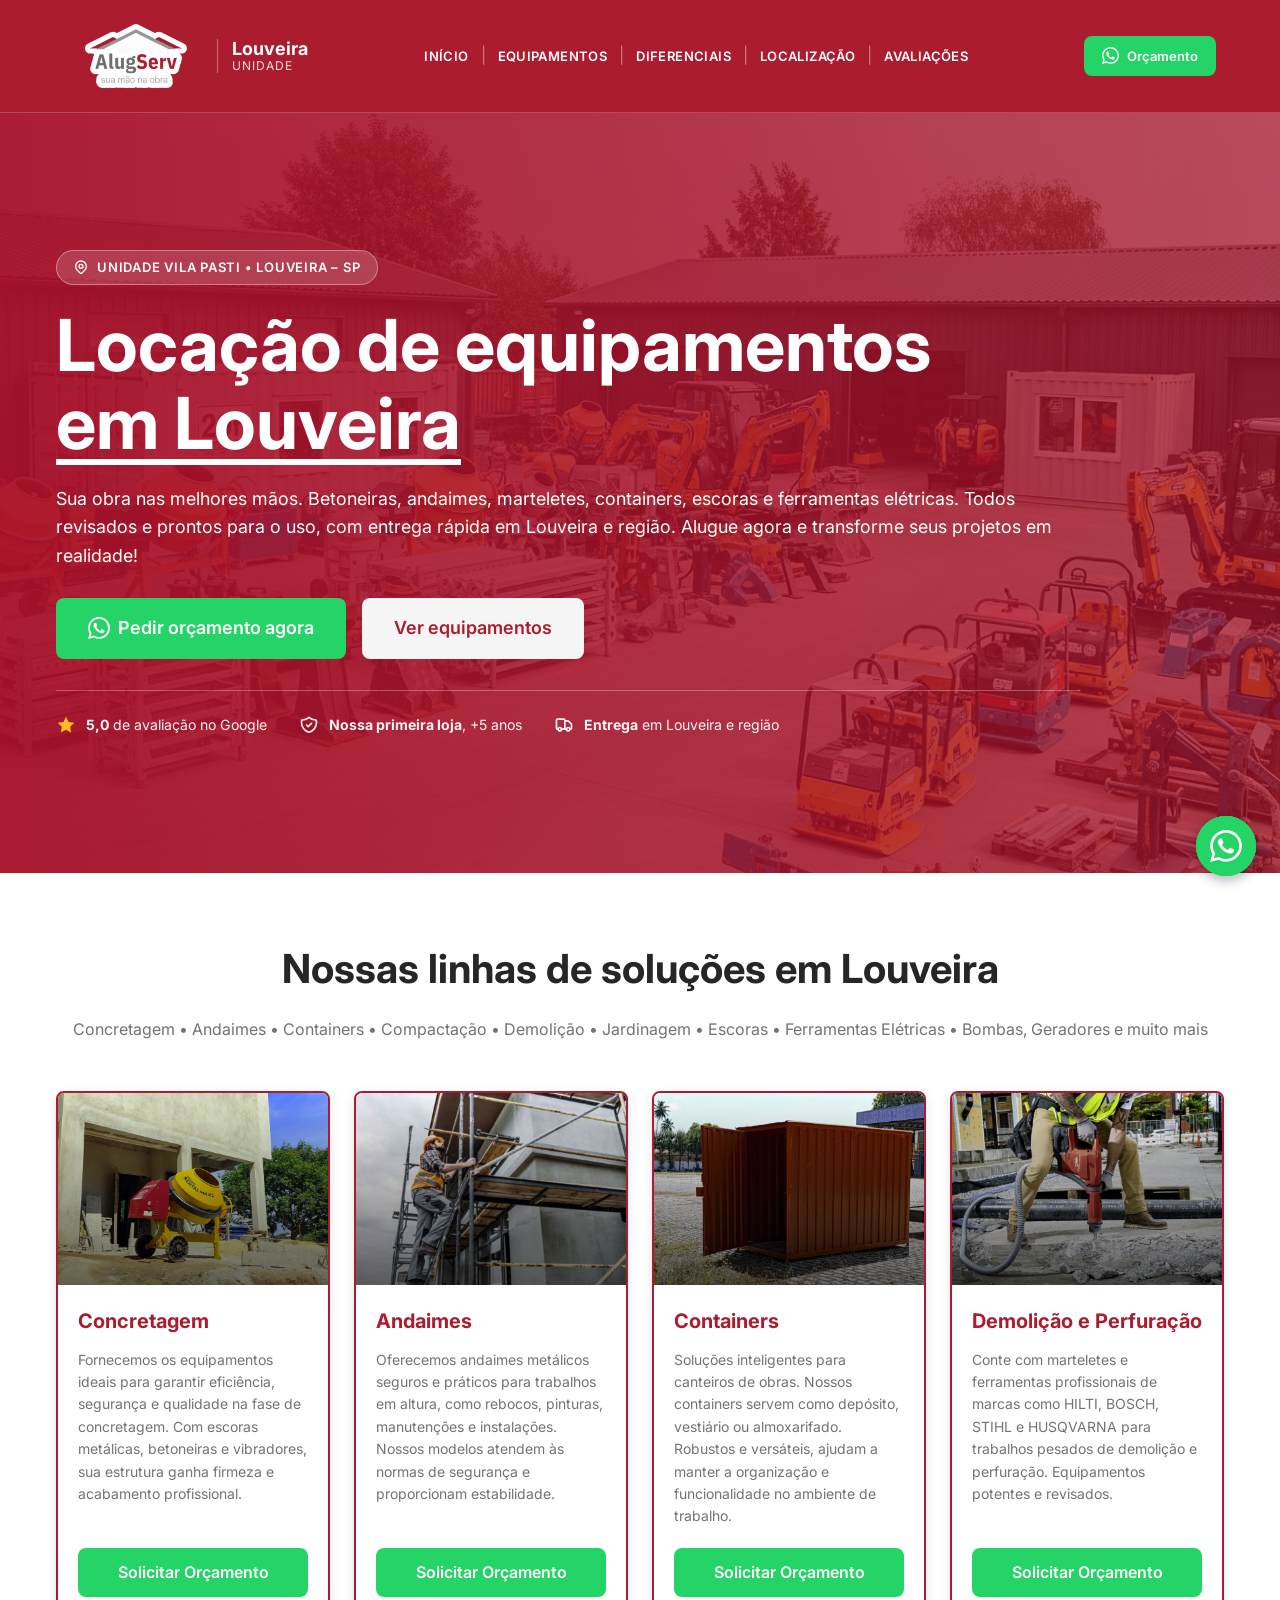
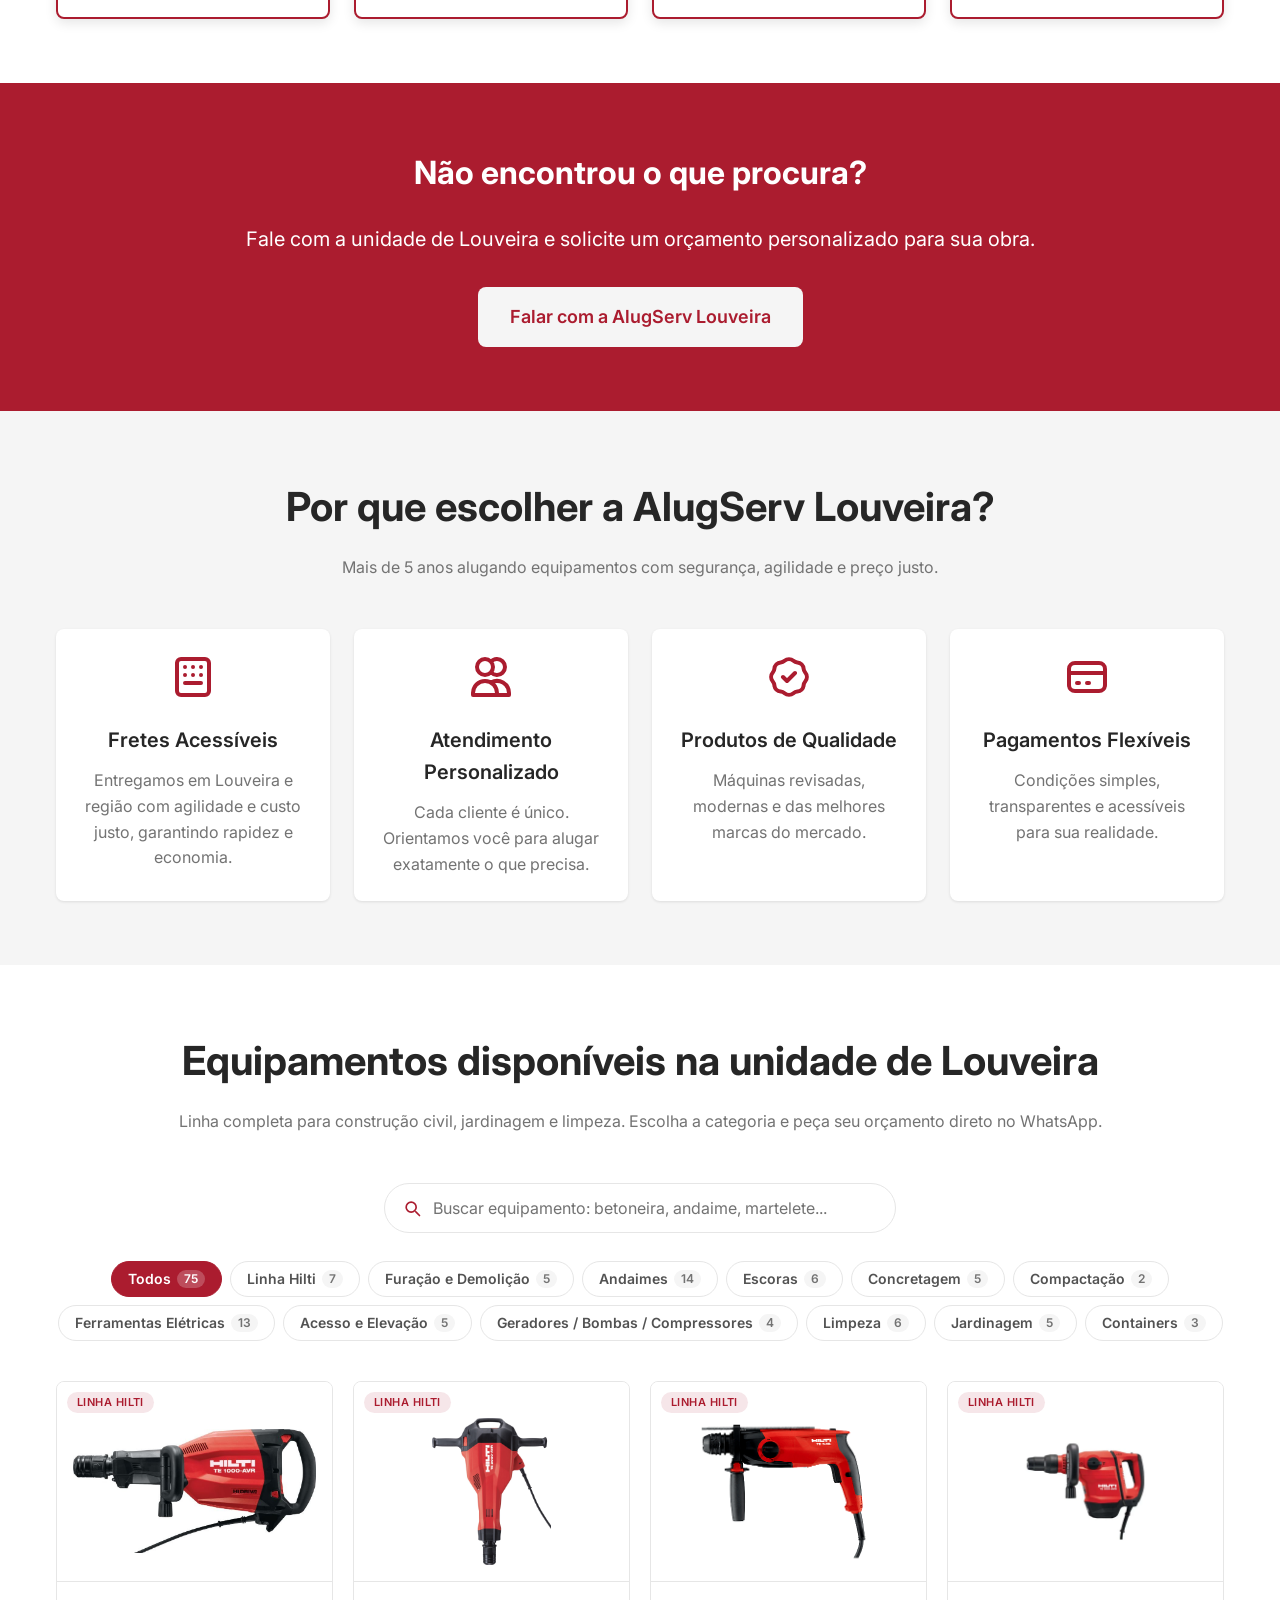
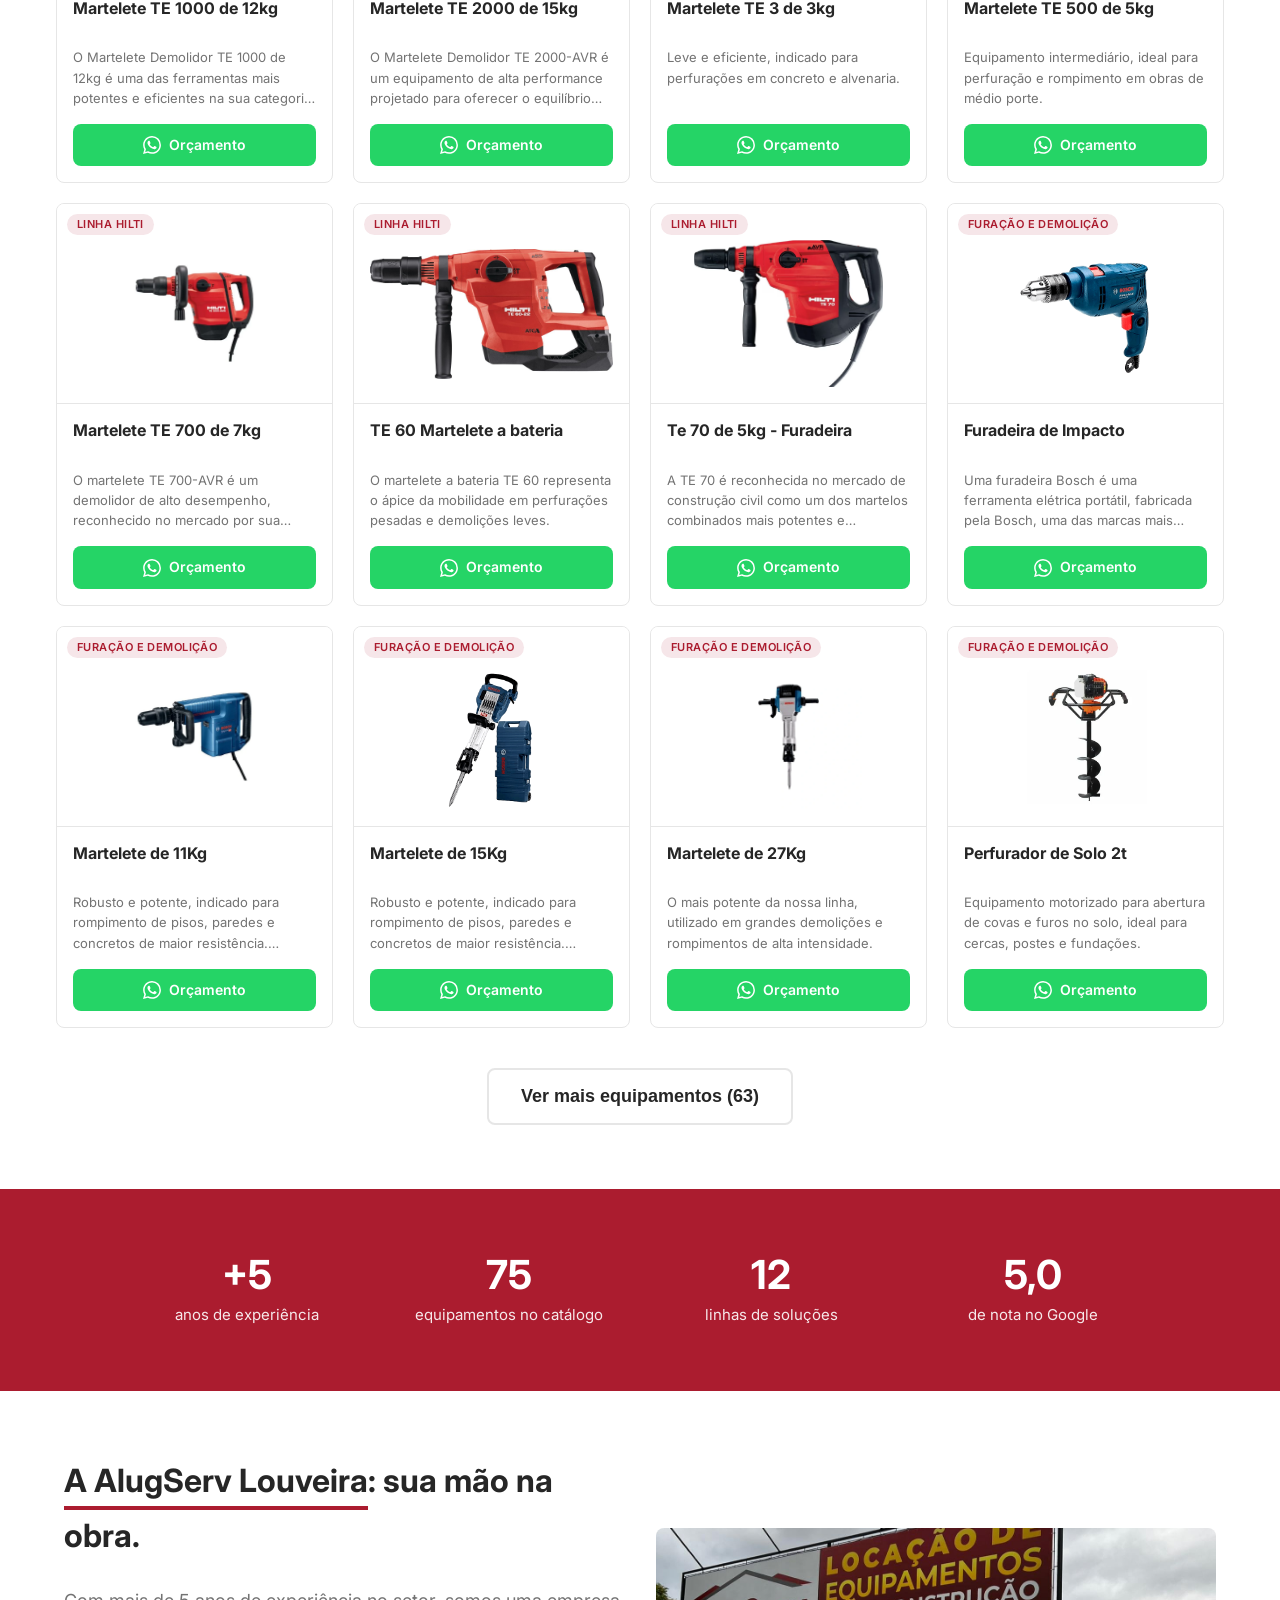
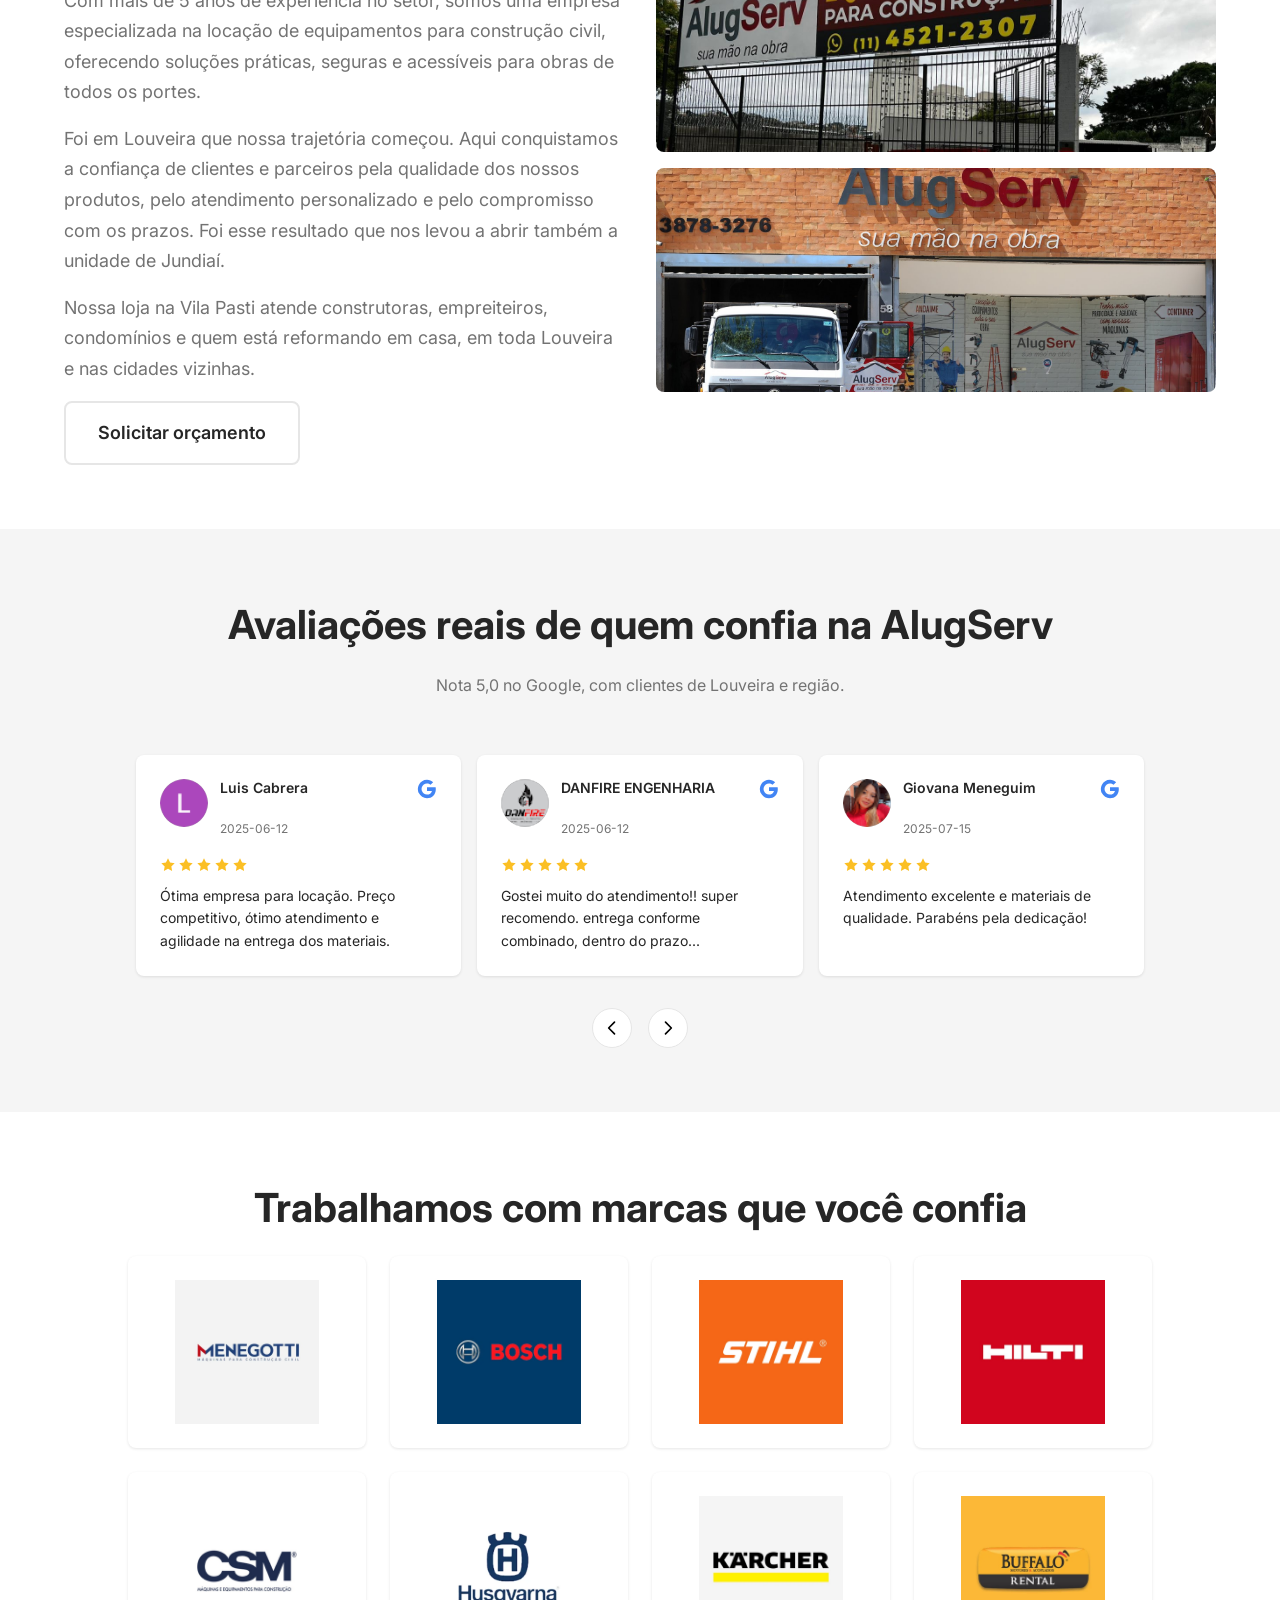
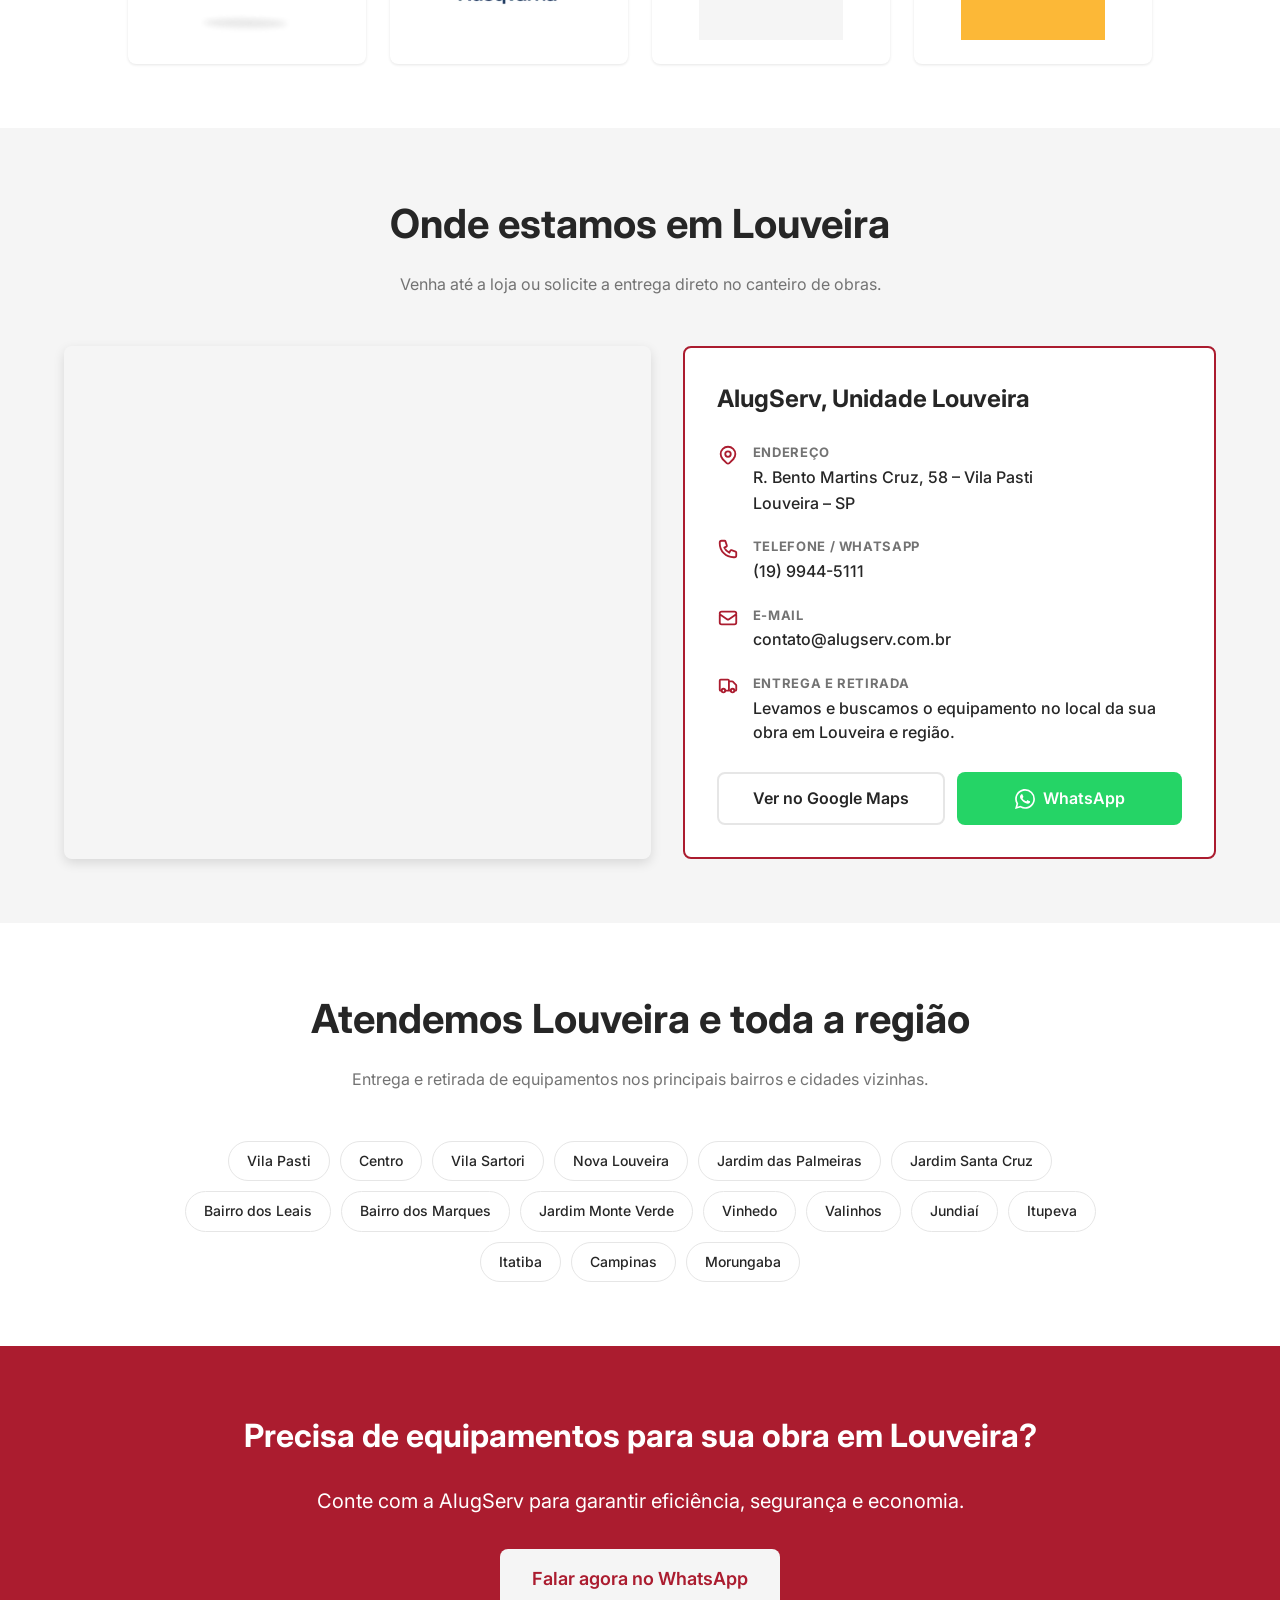
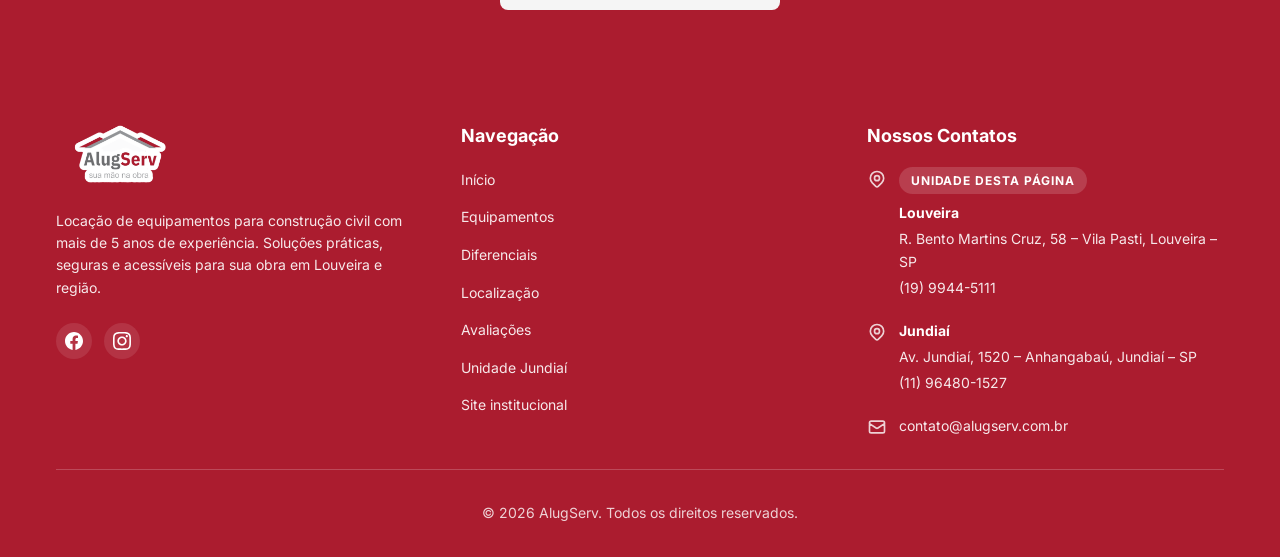
<file: louveira/index.html>
<!DOCTYPE html>
<html lang="pt-BR">
<head>
    <!-- Google Tag Manager -->
    <script>(function(w,d,s,l,i){w[l]=w[l]||[];w[l].push({'gtm.start':
    new Date().getTime(),event:'gtm.js'});var f=d.getElementsByTagName(s)[0],
    j=d.createElement(s),dl=l!='dataLayer'?'&l='+l:'';j.async=true;j.src=
    'https://www.googletagmanager.com/gtm.js?id='+i+dl;f.parentNode.insertBefore(j,f);
    })(window,document,'script','dataLayer','GTM-WCWLQDQR');</script>
    <!-- End Google Tag Manager -->
    <meta charset="UTF-8">
    <meta name="viewport" content="width=device-width, initial-scale=1.0">
    <title>Locação de Equipamentos em Louveira | AlugServ Louveira</title>
    <meta name="description" content="AlugServ Louveira: locação de equipamentos para construção civil na R. Bento Martins Cruz, 58 – Vila Pasti. Betoneiras, andaimes, marteletes Hilti, containers, escoras, compactadores e ferramentas elétricas. Orçamento na hora pelo WhatsApp.">
    <meta name="robots" content="index, follow">
    <link rel="canonical" href="https://alugserv.com.br/louveira/">

    <!-- Open Graph -->
    <meta property="og:type" content="website">
    <meta property="og:locale" content="pt_BR">
    <meta property="og:site_name" content="AlugServ">
    <meta property="og:title" content="Locação de Equipamentos em Louveira | AlugServ Louveira">
    <meta property="og:description" content="Betoneiras, andaimes, marteletes, containers e ferramentas elétricas para alugar em Louveira. Equipamentos revisados, entrega rápida e orçamento pelo WhatsApp.">
    <meta property="og:url" content="https://alugserv.com.br/louveira/">
    <meta property="og:image" content="https://alugserv.com.br/louveira/assets/images/hero-banner.png">

    <link rel="preconnect" href="https://fonts.googleapis.com">
    <link rel="preconnect" href="https://fonts.gstatic.com" crossorigin>
    <link href="https://fonts.googleapis.com/css2?family=Inter:wght@300;400;500;600;700&display=swap" rel="stylesheet">
    <link rel="stylesheet" href="css/main.css">
    <link rel="stylesheet" href="css/lp.css">
    <link rel="icon" type="image/png" href="assets/images/logo.png">

    <!-- Dados estruturados: negócio local (unidade Louveira) -->
    <script type="application/ld+json">
    {
        "@context": "https://schema.org",
        "@type": "HomeAndConstructionBusiness",
        "name": "AlugServ Louveira",
        "image": "https://alugserv.com.br/louveira/assets/images/logo.png",
        "url": "https://alugserv.com.br/louveira/",
        "telephone": "+551999445111",
        "email": "contato@alugserv.com.br",
        "priceRange": "$$",
        "address": {
            "@type": "PostalAddress",
            "streetAddress": "R. Bento Martins Cruz, 58 - Vila Pasti",
            "addressLocality": "Louveira",
            "addressRegion": "SP",
            "addressCountry": "BR"
        },
        "areaServed": [
            { "@type": "City", "name": "Louveira" },
            { "@type": "City", "name": "Vinhedo" },
            { "@type": "City", "name": "Valinhos" },
            { "@type": "City", "name": "Jundiaí" },
            { "@type": "City", "name": "Itupeva" },
            { "@type": "City", "name": "Itatiba" },
            { "@type": "City", "name": "Campinas" }
        ],
        "parentOrganization": {
            "@type": "Organization",
            "name": "AlugServ",
            "url": "https://alugserv.com.br/"
        }
    }
    </script>
</head>
<body>
    <!-- Google Tag Manager (noscript) -->
    <noscript><iframe src="https://www.googletagmanager.com/ns.html?id=GTM-WCWLQDQR"
    height="0" width="0" style="display:none;visibility:hidden"></iframe></noscript>
    <!-- End Google Tag Manager (noscript) -->

    <!-- ===== HEADER ===== -->
    <header class="header">
        <div class="container">
            <a href="#topo" class="header-logo">
                <img src="assets/images/logo.png" alt="AlugServ - Locação de Equipamentos">
                <span class="header-unit">
                    <strong>Louveira</strong>
                    <span>Unidade</span>
                </span>
            </a>

            <!-- Navegação Desktop -->
            <nav class="header-nav">
                <ul>
                    <li>
                        <a href="#topo">Início</a>
                        <span class="nav-separator">|</span>
                    </li>
                    <li>
                        <a href="#equipamentos">Equipamentos</a>
                        <span class="nav-separator">|</span>
                    </li>
                    <li>
                        <a href="#diferenciais">Diferenciais</a>
                        <span class="nav-separator">|</span>
                    </li>
                    <li>
                        <a href="#localizacao">Localização</a>
                        <span class="nav-separator">|</span>
                    </li>
                    <li>
                        <a href="#avaliacoes">Avaliações</a>
                    </li>
                </ul>
            </nav>

            <a href="https://wa.me/551999445111" class="btn btn-whatsapp header-cta" data-wa data-wa-msg="Olá! Gostaria de falar com a AlugServ Louveira.">
                <svg fill="currentColor" viewBox="0 0 24 24"><path d="M17.472 14.382c-.297-.149-1.758-.867-2.03-.967-.273-.099-.471-.148-.67.15-.197.297-.767.966-.94 1.164-.173.199-.347.223-.644.075-.297-.15-1.255-.463-2.39-1.475-.883-.788-1.48-1.761-1.653-2.059-.173-.297-.018-.458.13-.606.134-.133.298-.347.446-.52.149-.174.198-.298.298-.497.099-.198.05-.371-.025-.52-.075-.149-.669-1.612-.916-2.207-.242-.579-.487-.5-.669-.51-.173-.008-.371-.01-.57-.01-.198 0-.52.074-.792.372-.272.297-1.04 1.016-1.04 2.479 0 1.462 1.065 2.875 1.213 3.074.149.198 2.096 3.2 5.077 4.487.709.306 1.262.489 1.694.625.712.227 1.36.195 1.871.118.571-.085 1.758-.719 2.006-1.413.248-.694.248-1.289.173-1.413-.074-.124-.272-.198-.57-.347m-5.421 7.403h-.004a9.87 9.87 0 01-5.031-1.378l-.361-.214-3.741.982.998-3.648-.235-.374a9.86 9.86 0 01-1.51-5.26c.001-5.45 4.436-9.884 9.888-9.884 2.64 0 5.122 1.03 6.988 2.898a9.825 9.825 0 012.893 6.994c-.003 5.45-4.437 9.884-9.885 9.884m8.413-18.297A11.815 11.815 0 0012.05 0C5.495 0 .16 5.335.157 11.892c0 2.096.547 4.142 1.588 5.945L.057 24l6.305-1.654a11.882 11.882 0 005.683 1.448h.005c6.554 0 11.89-5.335 11.893-11.893a11.821 11.821 0 00-3.48-8.413z"/></svg>
                <span class="cta-longo">Orçamento no WhatsApp</span>
                <span class="cta-curto">Orçamento</span>
            </a>

            <!-- Botão Menu Mobile -->
            <button class="menu-toggle" aria-label="Menu">
                <svg fill="none" stroke="currentColor" viewBox="0 0 24 24">
                    <path stroke-linecap="round" stroke-linejoin="round" stroke-width="2" d="M4 6h16M4 12h16M4 18h16"/>
                </svg>
            </button>
        </div>

        <!-- Navegação Mobile -->
        <nav class="mobile-nav">
            <ul>
                <li><a href="#topo">Início</a></li>
                <li><a href="#equipamentos">Equipamentos</a></li>
                <li><a href="#diferenciais">Diferenciais</a></li>
                <li><a href="#localizacao">Localização</a></li>
                <li><a href="#avaliacoes">Avaliações</a></li>
                <li class="mobile-nav-cta">
                    <a href="https://wa.me/551999445111" class="btn btn-whatsapp" data-wa data-wa-msg="Olá! Gostaria de um orçamento na AlugServ Louveira.">
                        <svg fill="currentColor" viewBox="0 0 24 24"><path d="M17.472 14.382c-.297-.149-1.758-.867-2.03-.967-.273-.099-.471-.148-.67.15-.197.297-.767.966-.94 1.164-.173.199-.347.223-.644.075-.297-.15-1.255-.463-2.39-1.475-.883-.788-1.48-1.761-1.653-2.059-.173-.297-.018-.458.13-.606.134-.133.298-.347.446-.52.149-.174.198-.298.298-.497.099-.198.05-.371-.025-.52-.075-.149-.669-1.612-.916-2.207-.242-.579-.487-.5-.669-.51-.173-.008-.371-.01-.57-.01-.198 0-.52.074-.792.372-.272.297-1.04 1.016-1.04 2.479 0 1.462 1.065 2.875 1.213 3.074.149.198 2.096 3.2 5.077 4.487.709.306 1.262.489 1.694.625.712.227 1.36.195 1.871.118.571-.085 1.758-.719 2.006-1.413.248-.694.248-1.289.173-1.413-.074-.124-.272-.198-.57-.347m-5.421 7.403h-.004a9.87 9.87 0 01-5.031-1.378l-.361-.214-3.741.982.998-3.648-.235-.374a9.86 9.86 0 01-1.51-5.26c.001-5.45 4.436-9.884 9.888-9.884 2.64 0 5.122 1.03 6.988 2.898a9.825 9.825 0 012.893 6.994c-.003 5.45-4.437 9.884-9.885 9.884m8.413-18.297A11.815 11.815 0 0012.05 0C5.495 0 .16 5.335.157 11.892c0 2.096.547 4.142 1.588 5.945L.057 24l6.305-1.654a11.882 11.882 0 005.683 1.448h.005c6.554 0 11.89-5.335 11.893-11.893a11.821 11.821 0 00-3.48-8.413z"/></svg>
                        Orçamento no WhatsApp
                    </a>
                </li>
            </ul>
        </nav>
    </header>

    <!-- ===== HERO ===== -->
    <section class="hero hero-lp" id="topo" style="background-image: url('assets/images/hero-banner.png');">
        <div class="hero-overlay"></div>
        <div class="container">
            <div class="hero-content">
                <span class="hero-badge">
                    <svg fill="none" stroke="currentColor" viewBox="0 0 24 24"><path stroke-linecap="round" stroke-linejoin="round" stroke-width="2" d="M17.657 16.657L13.414 20.9a1.998 1.998 0 01-2.827 0l-4.244-4.243a8 8 0 1111.314 0z"/><path stroke-linecap="round" stroke-linejoin="round" stroke-width="2" d="M15 11a3 3 0 11-6 0 3 3 0 016 0z"/></svg>
                    Unidade Vila Pasti &bull; Louveira &ndash; SP
                </span>

                <h1><span class="hero-line">Locação de equipamentos</span><span class="hero-city">em Louveira</span></h1>

                <p>Sua obra nas melhores mãos. Betoneiras, andaimes, marteletes, containers, escoras e ferramentas elétricas. Todos revisados e prontos para o uso, com entrega rápida em Louveira e região. Alugue agora e transforme seus projetos em realidade!</p>

                <div class="hero-buttons">
                    <a href="https://wa.me/551999445111" class="btn btn-whatsapp btn-lg" data-wa data-wa-msg="Olá! Estou em Louveira e gostaria de um orçamento de locação de equipamentos.">
                        <svg fill="currentColor" viewBox="0 0 24 24"><path d="M17.472 14.382c-.297-.149-1.758-.867-2.03-.967-.273-.099-.471-.148-.67.15-.197.297-.767.966-.94 1.164-.173.199-.347.223-.644.075-.297-.15-1.255-.463-2.39-1.475-.883-.788-1.48-1.761-1.653-2.059-.173-.297-.018-.458.13-.606.134-.133.298-.347.446-.52.149-.174.198-.298.298-.497.099-.198.05-.371-.025-.52-.075-.149-.669-1.612-.916-2.207-.242-.579-.487-.5-.669-.51-.173-.008-.371-.01-.57-.01-.198 0-.52.074-.792.372-.272.297-1.04 1.016-1.04 2.479 0 1.462 1.065 2.875 1.213 3.074.149.198 2.096 3.2 5.077 4.487.709.306 1.262.489 1.694.625.712.227 1.36.195 1.871.118.571-.085 1.758-.719 2.006-1.413.248-.694.248-1.289.173-1.413-.074-.124-.272-.198-.57-.347m-5.421 7.403h-.004a9.87 9.87 0 01-5.031-1.378l-.361-.214-3.741.982.998-3.648-.235-.374a9.86 9.86 0 01-1.51-5.26c.001-5.45 4.436-9.884 9.888-9.884 2.64 0 5.122 1.03 6.988 2.898a9.825 9.825 0 012.893 6.994c-.003 5.45-4.437 9.884-9.885 9.884m8.413-18.297A11.815 11.815 0 0012.05 0C5.495 0 .16 5.335.157 11.892c0 2.096.547 4.142 1.588 5.945L.057 24l6.305-1.654a11.882 11.882 0 005.683 1.448h.005c6.554 0 11.89-5.335 11.893-11.893a11.821 11.821 0 00-3.48-8.413z"/></svg>
                        Pedir orçamento agora
                    </a>
                    <a href="#equipamentos" class="btn btn-secondary btn-lg">Ver equipamentos</a>
                </div>

                <div class="hero-trust">
                    <div class="hero-trust-item">
                        <svg viewBox="0 0 24 24" fill="#FBBF24"><path d="M12 2l3.09 6.26L22 9.27l-5 4.87 1.18 6.88L12 17.77l-6.18 3.25L7 14.14 2 9.27l6.91-1.01L12 2z"/></svg>
                        <span><strong>5,0</strong> de avaliação no Google</span>
                    </div>
                    <div class="hero-trust-item">
                        <svg fill="none" stroke="currentColor" viewBox="0 0 24 24"><path stroke-linecap="round" stroke-linejoin="round" stroke-width="2" d="M9 12l2 2 4-4m5.618-4.016A11.955 11.955 0 0112 2.944a11.955 11.955 0 01-8.618 3.04A12.02 12.02 0 003 9c0 5.591 3.824 10.29 9 11.622 5.176-1.332 9-6.03 9-11.622 0-1.042-.133-2.052-.382-3.016z"/></svg>
                        <span><strong>Nossa primeira loja</strong>, +5 anos</span>
                    </div>
                    <div class="hero-trust-item">
                        <svg fill="none" stroke="currentColor" viewBox="0 0 24 24"><path stroke-linecap="round" stroke-linejoin="round" stroke-width="2" d="M9 17a2 2 0 11-4 0 2 2 0 014 0zM19 17a2 2 0 11-4 0 2 2 0 014 0z"/><path stroke-linecap="round" stroke-linejoin="round" stroke-width="2" d="M13 16V6a1 1 0 00-1-1H4a1 1 0 00-1 1v10a1 1 0 001 1h1m8-1a1 1 0 01-1 1H9m4-1V8a1 1 0 011-1h2.586a1 1 0 01.707.293l3.414 3.414a1 1 0 01.293.707V16a1 1 0 01-1 1h-1m-6-1a1 1 0 001 1h1"/></svg>
                        <span><strong>Entrega</strong> em Louveira e região</span>
                    </div>
                </div>
            </div>
        </div>
    </section>

    <!-- ===== LINHAS DE SOLUÇÕES ===== -->
    <section class="bg-background">
        <div class="container">
            <h2 class="section-title">Nossas linhas de soluções em Louveira</h2>
            <p class="section-subtitle">Concretagem &bull; Andaimes &bull; Containers &bull; Compactação &bull; Demolição &bull; Jardinagem &bull; Escoras &bull; Ferramentas Elétricas &bull; Bombas, Geradores e muito mais</p>

            <div class="grid-4">
                <div class="card category-card">
                    <a href="#equipamentos" class="category-card-link" data-filtro="Concretagem">
                        <div class="card-image" style="background-image: url('assets/images/category-concretagem-new.jpg?v=2');"></div>
                        <div class="card-content">
                            <h3 class="card-title">Concretagem</h3>
                            <p class="card-description">Fornecemos os equipamentos ideais para garantir eficiência, segurança e qualidade na fase de concretagem. Com escoras metálicas, betoneiras e vibradores, sua estrutura ganha firmeza e acabamento profissional.</p>
                        </div>
                    </a>
                    <div class="card-action">
                        <a href="https://wa.me/551999445111" class="btn btn-whatsapp" data-wa data-wa-msg="Olá! Gostaria de um orçamento de equipamentos para CONCRETAGEM na unidade de Louveira.">Solicitar Orçamento</a>
                    </div>
                </div>

                <div class="card category-card">
                    <a href="#equipamentos" class="category-card-link" data-filtro="Andaimes">
                        <div class="card-image" style="background-image: url('assets/images/category-andaimes-new.jpg?v=2');"></div>
                        <div class="card-content">
                            <h3 class="card-title">Andaimes</h3>
                            <p class="card-description">Oferecemos andaimes metálicos seguros e práticos para trabalhos em altura, como rebocos, pinturas, manutenções e instalações. Nossos modelos atendem às normas de segurança e proporcionam estabilidade.</p>
                        </div>
                    </a>
                    <div class="card-action">
                        <a href="https://wa.me/551999445111" class="btn btn-whatsapp" data-wa data-wa-msg="Olá! Gostaria de um orçamento de ANDAIMES na unidade de Louveira.">Solicitar Orçamento</a>
                    </div>
                </div>

                <div class="card category-card">
                    <a href="#equipamentos" class="category-card-link" data-filtro="Containers">
                        <div class="card-image" style="background-image: url('assets/images/category-containers-new.jpg?v=2');"></div>
                        <div class="card-content">
                            <h3 class="card-title">Containers</h3>
                            <p class="card-description">Soluções inteligentes para canteiros de obras. Nossos containers servem como depósito, vestiário ou almoxarifado. Robustos e versáteis, ajudam a manter a organização e funcionalidade no ambiente de trabalho.</p>
                        </div>
                    </a>
                    <div class="card-action">
                        <a href="https://wa.me/551999445111" class="btn btn-whatsapp" data-wa data-wa-msg="Olá! Gostaria de um orçamento de CONTAINERS na unidade de Louveira.">Solicitar Orçamento</a>
                    </div>
                </div>

                <div class="card category-card">
                    <a href="#equipamentos" class="category-card-link" data-filtro="Furação e Demolição">
                        <div class="card-image" style="background-image: url('assets/images/category-demolicao.jpg?v=2');"></div>
                        <div class="card-content">
                            <h3 class="card-title">Demolição e Perfuração</h3>
                            <p class="card-description">Conte com marteletes e ferramentas profissionais de marcas como HILTI, BOSCH, STIHL e HUSQVARNA para trabalhos pesados de demolição e perfuração. Equipamentos potentes e revisados.</p>
                        </div>
                    </a>
                    <div class="card-action">
                        <a href="https://wa.me/551999445111" class="btn btn-whatsapp" data-wa data-wa-msg="Olá! Gostaria de um orçamento de equipamentos de DEMOLIÇÃO E PERFURAÇÃO na unidade de Louveira.">Solicitar Orçamento</a>
                    </div>
                </div>
            </div>
        </div>
    </section>

    <!-- ===== CTA ===== -->
    <section class="cta-section">
        <div class="container">
            <h2>Não encontrou o que procura?</h2>
            <p>Fale com a unidade de Louveira e solicite um orçamento personalizado para sua obra.</p>
            <a href="https://wa.me/551999445111" class="btn btn-secondary btn-lg" data-wa data-wa-msg="Olá! Não encontrei o equipamento que preciso no site. Podem me ajudar? (Unidade Louveira)">Falar com a AlugServ Louveira</a>
        </div>
    </section>

    <!-- ===== DIFERENCIAIS ===== -->
    <section class="bg-secondary" id="diferenciais">
        <div class="container">
            <h2 class="section-title">Por que escolher a AlugServ Louveira?</h2>
            <p class="section-subtitle">Mais de 5 anos alugando equipamentos com segurança, agilidade e preço justo.</p>

            <div class="grid-4">
                <div class="card differential-card">
                    <svg class="differential-icon" fill="none" stroke="currentColor" viewBox="0 0 24 24">
                        <path stroke-linecap="round" stroke-linejoin="round" stroke-width="2" d="M8 7h.01M8 11h.01M12 7h.01M12 11h.01M16 7h.01M16 11h.01M8 15h8M6 3h12a2 2 0 012 2v14a2 2 0 01-2 2H6a2 2 0 01-2-2V5a2 2 0 012-2z"/>
                    </svg>
                    <h3 class="differential-title">Fretes Acessíveis</h3>
                    <p class="differential-description">Entregamos em Louveira e região com agilidade e custo justo, garantindo rapidez e economia.</p>
                </div>

                <div class="card differential-card">
                    <svg class="differential-icon" fill="none" stroke="currentColor" viewBox="0 0 24 24">
                        <path stroke-linecap="round" stroke-linejoin="round" stroke-width="2" d="M12 4.354a4 4 0 110 5.292M15 21H3v-1a6 6 0 0112 0v1zm0 0h6v-1a6 6 0 00-9-5.197M13 7a4 4 0 11-8 0 4 4 0 018 0z"/>
                    </svg>
                    <h3 class="differential-title">Atendimento Personalizado</h3>
                    <p class="differential-description">Cada cliente é único. Orientamos você para alugar exatamente o que precisa.</p>
                </div>

                <div class="card differential-card">
                    <svg class="differential-icon" fill="none" stroke="currentColor" viewBox="0 0 24 24">
                        <path stroke-linecap="round" stroke-linejoin="round" stroke-width="2" d="M9 12l2 2 4-4M7.835 4.697a3.42 3.42 0 001.946-.806 3.42 3.42 0 014.438 0 3.42 3.42 0 001.946.806 3.42 3.42 0 013.138 3.138 3.42 3.42 0 00.806 1.946 3.42 3.42 0 010 4.438 3.42 3.42 0 00-.806 1.946 3.42 3.42 0 01-3.138 3.138 3.42 3.42 0 00-1.946.806 3.42 3.42 0 01-4.438 0 3.42 3.42 0 00-1.946-.806 3.42 3.42 0 01-3.138-3.138 3.42 3.42 0 00-.806-1.946 3.42 3.42 0 010-4.438 3.42 3.42 0 00.806-1.946 3.42 3.42 0 013.138-3.138z"/>
                    </svg>
                    <h3 class="differential-title">Produtos de Qualidade</h3>
                    <p class="differential-description">Máquinas revisadas, modernas e das melhores marcas do mercado.</p>
                </div>

                <div class="card differential-card">
                    <svg class="differential-icon" fill="none" stroke="currentColor" viewBox="0 0 24 24">
                        <path stroke-linecap="round" stroke-linejoin="round" stroke-width="2" d="M3 10h18M7 15h1m4 0h1m-7 4h12a3 3 0 003-3V8a3 3 0 00-3-3H6a3 3 0 00-3 3v8a3 3 0 003 3z"/>
                    </svg>
                    <h3 class="differential-title">Pagamentos Flexíveis</h3>
                    <p class="differential-description">Condições simples, transparentes e acessíveis para sua realidade.</p>
                </div>
            </div>
        </div>
    </section>

    <!-- ===== CATÁLOGO DE EQUIPAMENTOS ===== -->
    <section class="bg-background" id="equipamentos">
        <div class="container">
            <h2 class="section-title">Equipamentos disponíveis na unidade de Louveira</h2>
            <p class="section-subtitle">Linha completa para construção civil, jardinagem e limpeza. Escolha a categoria e peça seu orçamento direto no WhatsApp.</p>

            <div class="catalog-toolbar">
                <div class="catalog-search">
                    <svg class="catalog-search-icon" fill="none" stroke="currentColor" viewBox="0 0 24 24" aria-hidden="true">
                        <path stroke-linecap="round" stroke-linejoin="round" stroke-width="2" d="M21 21l-4.35-4.35M17 11a6 6 0 11-12 0 6 6 0 0112 0z"/>
                    </svg>
                    <input type="search" id="catalogSearch" placeholder="Buscar equipamento: betoneira, andaime, martelete..." aria-label="Buscar equipamento" autocomplete="off">
                    <button type="button" class="catalog-search-clear" id="catalogClear" aria-label="Limpar busca" hidden>
                        <svg fill="none" stroke="currentColor" viewBox="0 0 24 24"><path stroke-linecap="round" stroke-linejoin="round" stroke-width="2" d="M6 18L18 6M6 6l12 12"/></svg>
                    </button>
                </div>
                <p class="catalog-count" id="catalogCount"></p>
            </div>

            <div class="catalog-filters" id="catalogFilters"></div>
            <div class="equipment-grid" id="equipmentGrid"></div>

            <div class="catalog-more">
                <button class="btn btn-outline btn-lg" id="catalogMore" type="button">Ver mais equipamentos</button>
            </div>
        </div>
    </section>

    <!-- ===== NÚMEROS ===== -->
    <section class="cta-section">
        <div class="container">
            <div class="stats-grid">
                <div class="stat-item">
                    <strong>+5</strong>
                    <span>anos de experiência</span>
                </div>
                <div class="stat-item">
                    <strong>75</strong>
                    <span>equipamentos no catálogo</span>
                </div>
                <div class="stat-item">
                    <strong>12</strong>
                    <span>linhas de soluções</span>
                </div>
                <div class="stat-item">
                    <strong>5,0</strong>
                    <span>de nota no Google</span>
                </div>
            </div>
        </div>
    </section>

    <!-- ===== SOBRE ===== -->
    <section class="bg-background">
        <div class="container">
            <div class="about-grid">
                <div class="about-content">
                    <h2><span class="highlight">A AlugServ Louveira</span>: sua mão na obra.</h2>
                    <p>Com mais de 5 anos de experiência no setor, somos uma empresa especializada na locação de equipamentos para construção civil, oferecendo soluções práticas, seguras e acessíveis para obras de todos os portes.</p>
                    <p>Foi em Louveira que nossa trajetória começou. Aqui conquistamos a confiança de clientes e parceiros pela qualidade dos nossos produtos, pelo atendimento personalizado e pelo compromisso com os prazos. Foi esse resultado que nos levou a abrir também a unidade de Jundiaí.</p>
                    <p>Nossa loja na Vila Pasti atende construtoras, empreiteiros, condomínios e quem está reformando em casa, em toda Louveira e nas cidades vizinhas.</p>
                    <a href="https://wa.me/551999445111" class="btn btn-outline btn-lg" data-wa data-wa-msg="Olá! Gostaria de conhecer melhor a AlugServ Louveira e pedir um orçamento.">Solicitar orçamento</a>
                </div>
                <div class="about-images">
                    <img src="assets/images/alugserv-location-1.jpg" alt="Unidade AlugServ" loading="lazy">
                    <img src="assets/images/alugserv-location-2.jpg" alt="Loja AlugServ" loading="lazy">
                </div>
            </div>
        </div>
    </section>

    <!-- ===== AVALIAÇÕES ===== -->
    <section class="reviews-section bg-secondary" id="avaliacoes">
        <div class="container">
            <h2 class="section-title">Avaliações reais de quem confia na AlugServ</h2>
            <p class="section-subtitle">Nota 5,0 no Google, com clientes de Louveira e região.</p>

            <div class="carousel-container">
                <div class="carousel-track">
                    <div class="carousel-slide">
                        <div class="review-card">
                            <div class="review-header">
                                <img src="assets/images/review-7.png" alt="Luis Cabrera" class="review-avatar" loading="lazy">
                                <div class="review-info">
                                    <h4>Luis Cabrera</h4>
                                    <span>2025-06-12</span>
                                </div>
                                <svg class="review-google" width="20" height="20" viewBox="0 0 24 24" fill="currentColor">
                                    <path d="M22.56 12.25c0-.78-.07-1.53-.2-2.25H12v4.26h5.92c-.26 1.37-1.04 2.53-2.21 3.31v2.77h3.57c2.08-1.92 3.28-4.74 3.28-8.09z"/>
                                    <path d="M12 23c2.97 0 5.46-.98 7.28-2.66l-3.57-2.77c-.98.66-2.23 1.06-3.71 1.06-2.86 0-5.29-1.93-6.16-4.53H2.18v2.84C3.99 20.53 7.7 23 12 23z"/>
                                    <path d="M5.84 14.09c-.22-.66-.35-1.36-.35-2.09s.13-1.43.35-2.09V7.07H2.18C1.43 8.55 1 10.22 1 12s.43 3.45 1.18 4.93l2.85-2.22.81-.62z"/>
                                    <path d="M12 5.38c1.62 0 3.06.56 4.21 1.64l3.15-3.15C17.45 2.09 14.97 1 12 1 7.7 1 3.99 3.47 2.18 7.07l3.66 2.84c.87-2.6 3.3-4.53 6.16-4.53z"/>
                                </svg>
                            </div>
                            <div class="review-stars">
                                <svg viewBox="0 0 24 24"><path d="M12 2l3.09 6.26L22 9.27l-5 4.87 1.18 6.88L12 17.77l-6.18 3.25L7 14.14 2 9.27l6.91-1.01L12 2z"/></svg>
                                <svg viewBox="0 0 24 24"><path d="M12 2l3.09 6.26L22 9.27l-5 4.87 1.18 6.88L12 17.77l-6.18 3.25L7 14.14 2 9.27l6.91-1.01L12 2z"/></svg>
                                <svg viewBox="0 0 24 24"><path d="M12 2l3.09 6.26L22 9.27l-5 4.87 1.18 6.88L12 17.77l-6.18 3.25L7 14.14 2 9.27l6.91-1.01L12 2z"/></svg>
                                <svg viewBox="0 0 24 24"><path d="M12 2l3.09 6.26L22 9.27l-5 4.87 1.18 6.88L12 17.77l-6.18 3.25L7 14.14 2 9.27l6.91-1.01L12 2z"/></svg>
                                <svg viewBox="0 0 24 24"><path d="M12 2l3.09 6.26L22 9.27l-5 4.87 1.18 6.88L12 17.77l-6.18 3.25L7 14.14 2 9.27l6.91-1.01L12 2z"/></svg>
                            </div>
                            <p class="review-text">Ótima empresa para locação. Preço competitivo, ótimo atendimento e agilidade na entrega dos materiais.</p>
                        </div>
                    </div>

                    <div class="carousel-slide">
                        <div class="review-card">
                            <div class="review-header">
                                <img src="assets/images/review-6.png" alt="DANFIRE ENGENHARIA" class="review-avatar" loading="lazy">
                                <div class="review-info">
                                    <h4>DANFIRE ENGENHARIA</h4>
                                    <span>2025-06-12</span>
                                </div>
                                <svg class="review-google" width="20" height="20" viewBox="0 0 24 24" fill="currentColor">
                                    <path d="M22.56 12.25c0-.78-.07-1.53-.2-2.25H12v4.26h5.92c-.26 1.37-1.04 2.53-2.21 3.31v2.77h3.57c2.08-1.92 3.28-4.74 3.28-8.09z"/>
                                    <path d="M12 23c2.97 0 5.46-.98 7.28-2.66l-3.57-2.77c-.98.66-2.23 1.06-3.71 1.06-2.86 0-5.29-1.93-6.16-4.53H2.18v2.84C3.99 20.53 7.7 23 12 23z"/>
                                    <path d="M5.84 14.09c-.22-.66-.35-1.36-.35-2.09s.13-1.43.35-2.09V7.07H2.18C1.43 8.55 1 10.22 1 12s.43 3.45 1.18 4.93l2.85-2.22.81-.62z"/>
                                    <path d="M12 5.38c1.62 0 3.06.56 4.21 1.64l3.15-3.15C17.45 2.09 14.97 1 12 1 7.7 1 3.99 3.47 2.18 7.07l3.66 2.84c.87-2.6 3.3-4.53 6.16-4.53z"/>
                                </svg>
                            </div>
                            <div class="review-stars">
                                <svg viewBox="0 0 24 24"><path d="M12 2l3.09 6.26L22 9.27l-5 4.87 1.18 6.88L12 17.77l-6.18 3.25L7 14.14 2 9.27l6.91-1.01L12 2z"/></svg>
                                <svg viewBox="0 0 24 24"><path d="M12 2l3.09 6.26L22 9.27l-5 4.87 1.18 6.88L12 17.77l-6.18 3.25L7 14.14 2 9.27l6.91-1.01L12 2z"/></svg>
                                <svg viewBox="0 0 24 24"><path d="M12 2l3.09 6.26L22 9.27l-5 4.87 1.18 6.88L12 17.77l-6.18 3.25L7 14.14 2 9.27l6.91-1.01L12 2z"/></svg>
                                <svg viewBox="0 0 24 24"><path d="M12 2l3.09 6.26L22 9.27l-5 4.87 1.18 6.88L12 17.77l-6.18 3.25L7 14.14 2 9.27l6.91-1.01L12 2z"/></svg>
                                <svg viewBox="0 0 24 24"><path d="M12 2l3.09 6.26L22 9.27l-5 4.87 1.18 6.88L12 17.77l-6.18 3.25L7 14.14 2 9.27l6.91-1.01L12 2z"/></svg>
                            </div>
                            <p class="review-text">Gostei muito do atendimento!! super recomendo. entrega conforme combinado, dentro do prazo...</p>
                        </div>
                    </div>

                    <div class="carousel-slide">
                        <div class="review-card">
                            <div class="review-header">
                                <img src="assets/images/review-2.png" alt="Giovana Meneguim" class="review-avatar" loading="lazy">
                                <div class="review-info">
                                    <h4>Giovana Meneguim</h4>
                                    <span>2025-07-15</span>
                                </div>
                                <svg class="review-google" width="20" height="20" viewBox="0 0 24 24" fill="currentColor">
                                    <path d="M22.56 12.25c0-.78-.07-1.53-.2-2.25H12v4.26h5.92c-.26 1.37-1.04 2.53-2.21 3.31v2.77h3.57c2.08-1.92 3.28-4.74 3.28-8.09z"/>
                                    <path d="M12 23c2.97 0 5.46-.98 7.28-2.66l-3.57-2.77c-.98.66-2.23 1.06-3.71 1.06-2.86 0-5.29-1.93-6.16-4.53H2.18v2.84C3.99 20.53 7.7 23 12 23z"/>
                                    <path d="M5.84 14.09c-.22-.66-.35-1.36-.35-2.09s.13-1.43.35-2.09V7.07H2.18C1.43 8.55 1 10.22 1 12s.43 3.45 1.18 4.93l2.85-2.22.81-.62z"/>
                                    <path d="M12 5.38c1.62 0 3.06.56 4.21 1.64l3.15-3.15C17.45 2.09 14.97 1 12 1 7.7 1 3.99 3.47 2.18 7.07l3.66 2.84c.87-2.6 3.3-4.53 6.16-4.53z"/>
                                </svg>
                            </div>
                            <div class="review-stars">
                                <svg viewBox="0 0 24 24"><path d="M12 2l3.09 6.26L22 9.27l-5 4.87 1.18 6.88L12 17.77l-6.18 3.25L7 14.14 2 9.27l6.91-1.01L12 2z"/></svg>
                                <svg viewBox="0 0 24 24"><path d="M12 2l3.09 6.26L22 9.27l-5 4.87 1.18 6.88L12 17.77l-6.18 3.25L7 14.14 2 9.27l6.91-1.01L12 2z"/></svg>
                                <svg viewBox="0 0 24 24"><path d="M12 2l3.09 6.26L22 9.27l-5 4.87 1.18 6.88L12 17.77l-6.18 3.25L7 14.14 2 9.27l6.91-1.01L12 2z"/></svg>
                                <svg viewBox="0 0 24 24"><path d="M12 2l3.09 6.26L22 9.27l-5 4.87 1.18 6.88L12 17.77l-6.18 3.25L7 14.14 2 9.27l6.91-1.01L12 2z"/></svg>
                                <svg viewBox="0 0 24 24"><path d="M12 2l3.09 6.26L22 9.27l-5 4.87 1.18 6.88L12 17.77l-6.18 3.25L7 14.14 2 9.27l6.91-1.01L12 2z"/></svg>
                            </div>
                            <p class="review-text">Atendimento excelente e materiais de qualidade. Parabéns pela dedicação!</p>
                        </div>
                    </div>

                    <div class="carousel-slide">
                        <div class="review-card">
                            <div class="review-header">
                                <img src="assets/images/review-1.png" alt="Jefferson Rodrigo Quatroque" class="review-avatar" loading="lazy">
                                <div class="review-info">
                                    <h4>Jefferson Rodrigo Quatroque</h4>
                                    <span>2025-07-18</span>
                                </div>
                                <svg class="review-google" width="20" height="20" viewBox="0 0 24 24" fill="currentColor">
                                    <path d="M22.56 12.25c0-.78-.07-1.53-.2-2.25H12v4.26h5.92c-.26 1.37-1.04 2.53-2.21 3.31v2.77h3.57c2.08-1.92 3.28-4.74 3.28-8.09z"/>
                                    <path d="M12 23c2.97 0 5.46-.98 7.28-2.66l-3.57-2.77c-.98.66-2.23 1.06-3.71 1.06-2.86 0-5.29-1.93-6.16-4.53H2.18v2.84C3.99 20.53 7.7 23 12 23z"/>
                                    <path d="M5.84 14.09c-.22-.66-.35-1.36-.35-2.09s.13-1.43.35-2.09V7.07H2.18C1.43 8.55 1 10.22 1 12s.43 3.45 1.18 4.93l2.85-2.22.81-.62z"/>
                                    <path d="M12 5.38c1.62 0 3.06.56 4.21 1.64l3.15-3.15C17.45 2.09 14.97 1 12 1 7.7 1 3.99 3.47 2.18 7.07l3.66 2.84c.87-2.6 3.3-4.53 6.16-4.53z"/>
                                </svg>
                            </div>
                            <div class="review-stars">
                                <svg viewBox="0 0 24 24"><path d="M12 2l3.09 6.26L22 9.27l-5 4.87 1.18 6.88L12 17.77l-6.18 3.25L7 14.14 2 9.27l6.91-1.01L12 2z"/></svg>
                                <svg viewBox="0 0 24 24"><path d="M12 2l3.09 6.26L22 9.27l-5 4.87 1.18 6.88L12 17.77l-6.18 3.25L7 14.14 2 9.27l6.91-1.01L12 2z"/></svg>
                                <svg viewBox="0 0 24 24"><path d="M12 2l3.09 6.26L22 9.27l-5 4.87 1.18 6.88L12 17.77l-6.18 3.25L7 14.14 2 9.27l6.91-1.01L12 2z"/></svg>
                                <svg viewBox="0 0 24 24"><path d="M12 2l3.09 6.26L22 9.27l-5 4.87 1.18 6.88L12 17.77l-6.18 3.25L7 14.14 2 9.27l6.91-1.01L12 2z"/></svg>
                                <svg viewBox="0 0 24 24"><path d="M12 2l3.09 6.26L22 9.27l-5 4.87 1.18 6.88L12 17.77l-6.18 3.25L7 14.14 2 9.27l6.91-1.01L12 2z"/></svg>
                            </div>
                            <p class="review-text">Ótimo atendimento.</p>
                        </div>
                    </div>

                    <div class="carousel-slide">
                        <div class="review-card">
                            <div class="review-header">
                                <img src="assets/images/review-5.png" alt="Sueli Ortiz" class="review-avatar" loading="lazy">
                                <div class="review-info">
                                    <h4>Sueli Ortiz</h4>
                                    <span>2025-06-12</span>
                                </div>
                                <svg class="review-google" width="20" height="20" viewBox="0 0 24 24" fill="currentColor">
                                    <path d="M22.56 12.25c0-.78-.07-1.53-.2-2.25H12v4.26h5.92c-.26 1.37-1.04 2.53-2.21 3.31v2.77h3.57c2.08-1.92 3.28-4.74 3.28-8.09z"/>
                                    <path d="M12 23c2.97 0 5.46-.98 7.28-2.66l-3.57-2.77c-.98.66-2.23 1.06-3.71 1.06-2.86 0-5.29-1.93-6.16-4.53H2.18v2.84C3.99 20.53 7.7 23 12 23z"/>
                                    <path d="M5.84 14.09c-.22-.66-.35-1.36-.35-2.09s.13-1.43.35-2.09V7.07H2.18C1.43 8.55 1 10.22 1 12s.43 3.45 1.18 4.93l2.85-2.22.81-.62z"/>
                                    <path d="M12 5.38c1.62 0 3.06.56 4.21 1.64l3.15-3.15C17.45 2.09 14.97 1 12 1 7.7 1 3.99 3.47 2.18 7.07l3.66 2.84c.87-2.6 3.3-4.53 6.16-4.53z"/>
                                </svg>
                            </div>
                            <div class="review-stars">
                                <svg viewBox="0 0 24 24"><path d="M12 2l3.09 6.26L22 9.27l-5 4.87 1.18 6.88L12 17.77l-6.18 3.25L7 14.14 2 9.27l6.91-1.01L12 2z"/></svg>
                                <svg viewBox="0 0 24 24"><path d="M12 2l3.09 6.26L22 9.27l-5 4.87 1.18 6.88L12 17.77l-6.18 3.25L7 14.14 2 9.27l6.91-1.01L12 2z"/></svg>
                                <svg viewBox="0 0 24 24"><path d="M12 2l3.09 6.26L22 9.27l-5 4.87 1.18 6.88L12 17.77l-6.18 3.25L7 14.14 2 9.27l6.91-1.01L12 2z"/></svg>
                                <svg viewBox="0 0 24 24"><path d="M12 2l3.09 6.26L22 9.27l-5 4.87 1.18 6.88L12 17.77l-6.18 3.25L7 14.14 2 9.27l6.91-1.01L12 2z"/></svg>
                                <svg viewBox="0 0 24 24"><path d="M12 2l3.09 6.26L22 9.27l-5 4.87 1.18 6.88L12 17.77l-6.18 3.25L7 14.14 2 9.27l6.91-1.01L12 2z"/></svg>
                            </div>
                            <p class="review-text">Sempre pronto a atender</p>
                        </div>
                    </div>

                    <div class="carousel-slide">
                        <div class="review-card">
                            <div class="review-header">
                                <img src="assets/images/review-4.png" alt="Rafael Cpos" class="review-avatar" loading="lazy">
                                <div class="review-info">
                                    <h4>Rafael Cpos</h4>
                                    <span>2025-06-12</span>
                                </div>
                                <svg class="review-google" width="20" height="20" viewBox="0 0 24 24" fill="currentColor">
                                    <path d="M22.56 12.25c0-.78-.07-1.53-.2-2.25H12v4.26h5.92c-.26 1.37-1.04 2.53-2.21 3.31v2.77h3.57c2.08-1.92 3.28-4.74 3.28-8.09z"/>
                                    <path d="M12 23c2.97 0 5.46-.98 7.28-2.66l-3.57-2.77c-.98.66-2.23 1.06-3.71 1.06-2.86 0-5.29-1.93-6.16-4.53H2.18v2.84C3.99 20.53 7.7 23 12 23z"/>
                                    <path d="M5.84 14.09c-.22-.66-.35-1.36-.35-2.09s.13-1.43.35-2.09V7.07H2.18C1.43 8.55 1 10.22 1 12s.43 3.45 1.18 4.93l2.85-2.22.81-.62z"/>
                                    <path d="M12 5.38c1.62 0 3.06.56 4.21 1.64l3.15-3.15C17.45 2.09 14.97 1 12 1 7.7 1 3.99 3.47 2.18 7.07l3.66 2.84c.87-2.6 3.3-4.53 6.16-4.53z"/>
                                </svg>
                            </div>
                            <div class="review-stars">
                                <svg viewBox="0 0 24 24"><path d="M12 2l3.09 6.26L22 9.27l-5 4.87 1.18 6.88L12 17.77l-6.18 3.25L7 14.14 2 9.27l6.91-1.01L12 2z"/></svg>
                                <svg viewBox="0 0 24 24"><path d="M12 2l3.09 6.26L22 9.27l-5 4.87 1.18 6.88L12 17.77l-6.18 3.25L7 14.14 2 9.27l6.91-1.01L12 2z"/></svg>
                                <svg viewBox="0 0 24 24"><path d="M12 2l3.09 6.26L22 9.27l-5 4.87 1.18 6.88L12 17.77l-6.18 3.25L7 14.14 2 9.27l6.91-1.01L12 2z"/></svg>
                                <svg viewBox="0 0 24 24"><path d="M12 2l3.09 6.26L22 9.27l-5 4.87 1.18 6.88L12 17.77l-6.18 3.25L7 14.14 2 9.27l6.91-1.01L12 2z"/></svg>
                                <svg viewBox="0 0 24 24"><path d="M12 2l3.09 6.26L22 9.27l-5 4.87 1.18 6.88L12 17.77l-6.18 3.25L7 14.14 2 9.27l6.91-1.01L12 2z"/></svg>
                            </div>
                            <p class="review-text">Nota 10!!!</p>
                        </div>
                    </div>
                </div>

                <div class="carousel-controls">
                    <button class="carousel-btn carousel-prev" aria-label="Anterior">
                        <svg fill="none" stroke="currentColor" viewBox="0 0 24 24"><path stroke-linecap="round" stroke-linejoin="round" stroke-width="2" d="M15 19l-7-7 7-7"/></svg>
                    </button>
                    <button class="carousel-btn carousel-next" aria-label="Próximo">
                        <svg fill="none" stroke="currentColor" viewBox="0 0 24 24"><path stroke-linecap="round" stroke-linejoin="round" stroke-width="2" d="M9 5l7 7-7 7"/></svg>
                    </button>
                </div>
            </div>
        </div>
    </section>

    <!-- ===== PARCEIROS ===== -->
    <section class="bg-background">
        <div class="container">
            <h2 class="section-title">Trabalhamos com marcas que você confia</h2>

            <div class="partners-grid">
                <div class="card partner-card"><img src="assets/images/partner-menegotti.png" alt="Menegotti" loading="lazy"></div>
                <div class="card partner-card"><img src="assets/images/partner-bosch.png" alt="Bosch" loading="lazy"></div>
                <div class="card partner-card"><img src="assets/images/partner-stihl.png" alt="Stihl" loading="lazy"></div>
                <div class="card partner-card"><img src="assets/images/partner-hilti.png" alt="Hilti" loading="lazy"></div>
                <div class="card partner-card"><img src="assets/images/partner-csm.png" alt="CSM" loading="lazy"></div>
                <div class="card partner-card"><img src="assets/images/partner-husqvarna.png" alt="Husqvarna" loading="lazy"></div>
                <div class="card partner-card"><img src="assets/images/partner-karcher.png" alt="Kärcher" loading="lazy"></div>
                <div class="card partner-card"><img src="assets/images/partner-buffalo.png" alt="Buffalo Rental" loading="lazy"></div>
            </div>
        </div>
    </section>

    <!-- ===== LOCALIZAÇÃO ===== -->
    <section class="bg-secondary" id="localizacao">
        <div class="container">
            <h2 class="section-title">Onde estamos em Louveira</h2>
            <p class="section-subtitle">Venha até a loja ou solicite a entrega direto no canteiro de obras.</p>

            <div class="local-grid">
                <div class="local-map">
                    <iframe
                        src="https://www.google.com/maps?q=R.%20Bento%20Martins%20Cruz%2C%2058%20-%20Vila%20Pasti%2C%20Louveira%20-%20SP&output=embed"
                        loading="lazy"
                        referrerpolicy="no-referrer-when-downgrade"
                        title="Mapa da AlugServ Louveira"></iframe>
                </div>

                <div class="local-info">
                    <h3>AlugServ, Unidade Louveira</h3>

                    <div class="local-list">
                        <div class="local-list-item">
                            <svg fill="none" stroke="currentColor" viewBox="0 0 24 24"><path stroke-linecap="round" stroke-linejoin="round" stroke-width="2" d="M17.657 16.657L13.414 20.9a1.998 1.998 0 01-2.827 0l-4.244-4.243a8 8 0 1111.314 0z"/><path stroke-linecap="round" stroke-linejoin="round" stroke-width="2" d="M15 11a3 3 0 11-6 0 3 3 0 016 0z"/></svg>
                            <div>
                                <strong>Endereço</strong>
                                <a href="https://maps.app.goo.gl/kyxTLH54siA2dK3G8" target="_blank" rel="noopener noreferrer">R. Bento Martins Cruz, 58 &ndash; Vila Pasti<br>Louveira &ndash; SP</a>
                            </div>
                        </div>

                        <div class="local-list-item">
                            <svg fill="none" stroke="currentColor" viewBox="0 0 24 24"><path stroke-linecap="round" stroke-linejoin="round" stroke-width="2" d="M3 5a2 2 0 012-2h3.28a1 1 0 01.948.684l1.498 4.493a1 1 0 01-.502 1.21l-2.257 1.13a11.042 11.042 0 005.516 5.516l1.13-2.257a1 1 0 011.21-.502l4.493 1.498a1 1 0 01.684.949V19a2 2 0 01-2 2h-1C9.716 21 3 14.284 3 6V5z"/></svg>
                            <div>
                                <strong>Telefone / WhatsApp</strong>
                                <a href="tel:+551999445111">(19) 9944-5111</a>
                            </div>
                        </div>

                        <div class="local-list-item">
                            <svg fill="none" stroke="currentColor" viewBox="0 0 24 24"><path stroke-linecap="round" stroke-linejoin="round" stroke-width="2" d="M3 8l7.89 5.26a2 2 0 002.22 0L21 8M5 19h14a2 2 0 002-2V7a2 2 0 00-2-2H5a2 2 0 00-2 2v10a2 2 0 002 2z"/></svg>
                            <div>
                                <strong>E-mail</strong>
                                <a href="mailto:contato@alugserv.com.br">contato@alugserv.com.br</a>
                            </div>
                        </div>

                        <div class="local-list-item">
                            <svg fill="none" stroke="currentColor" viewBox="0 0 24 24"><path stroke-linecap="round" stroke-linejoin="round" stroke-width="2" d="M9 17a2 2 0 11-4 0 2 2 0 014 0zM19 17a2 2 0 11-4 0 2 2 0 014 0z"/><path stroke-linecap="round" stroke-linejoin="round" stroke-width="2" d="M13 16V6a1 1 0 00-1-1H4a1 1 0 00-1 1v10a1 1 0 001 1h1m8-1a1 1 0 01-1 1H9m4-1V8a1 1 0 011-1h2.586a1 1 0 01.707.293l3.414 3.414a1 1 0 01.293.707V16a1 1 0 01-1 1h-1m-6-1a1 1 0 001 1h1"/></svg>
                            <div>
                                <strong>Entrega e retirada</strong>
                                <p>Levamos e buscamos o equipamento no local da sua obra em Louveira e região.</p>
                            </div>
                        </div>
                    </div>

                    <div class="local-actions">
                        <a href="https://maps.app.goo.gl/kyxTLH54siA2dK3G8" class="btn btn-outline" target="_blank" rel="noopener noreferrer">Ver no Google Maps</a>
                        <a href="https://wa.me/551999445111" class="btn btn-whatsapp" data-wa data-wa-msg="Olá! Gostaria de falar com a unidade da AlugServ em Louveira.">
                            <svg fill="currentColor" viewBox="0 0 24 24"><path d="M17.472 14.382c-.297-.149-1.758-.867-2.03-.967-.273-.099-.471-.148-.67.15-.197.297-.767.966-.94 1.164-.173.199-.347.223-.644.075-.297-.15-1.255-.463-2.39-1.475-.883-.788-1.48-1.761-1.653-2.059-.173-.297-.018-.458.13-.606.134-.133.298-.347.446-.52.149-.174.198-.298.298-.497.099-.198.05-.371-.025-.52-.075-.149-.669-1.612-.916-2.207-.242-.579-.487-.5-.669-.51-.173-.008-.371-.01-.57-.01-.198 0-.52.074-.792.372-.272.297-1.04 1.016-1.04 2.479 0 1.462 1.065 2.875 1.213 3.074.149.198 2.096 3.2 5.077 4.487.709.306 1.262.489 1.694.625.712.227 1.36.195 1.871.118.571-.085 1.758-.719 2.006-1.413.248-.694.248-1.289.173-1.413-.074-.124-.272-.198-.57-.347m-5.421 7.403h-.004a9.87 9.87 0 01-5.031-1.378l-.361-.214-3.741.982.998-3.648-.235-.374a9.86 9.86 0 01-1.51-5.26c.001-5.45 4.436-9.884 9.888-9.884 2.64 0 5.122 1.03 6.988 2.898a9.825 9.825 0 012.893 6.994c-.003 5.45-4.437 9.884-9.885 9.884m8.413-18.297A11.815 11.815 0 0012.05 0C5.495 0 .16 5.335.157 11.892c0 2.096.547 4.142 1.588 5.945L.057 24l6.305-1.654a11.882 11.882 0 005.683 1.448h.005c6.554 0 11.89-5.335 11.893-11.893a11.821 11.821 0 00-3.48-8.413z"/></svg>
                            WhatsApp
                        </a>
                    </div>
                </div>
            </div>
        </div>
    </section>

    <!-- ===== ÁREAS ATENDIDAS ===== -->
    <section class="bg-background">
        <div class="container">
            <h2 class="section-title">Atendemos Louveira e toda a região</h2>
            <p class="section-subtitle">Entrega e retirada de equipamentos nos principais bairros e cidades vizinhas.</p>

            <div class="areas-list">
                <span>Vila Pasti</span>
                <span>Centro</span>
                <span>Vila Sartori</span>
                <span>Nova Louveira</span>
                <span>Jardim das Palmeiras</span>
                <span>Jardim Santa Cruz</span>
                <span>Bairro dos Leais</span>
                <span>Bairro dos Marques</span>
                <span>Jardim Monte Verde</span>
                <span>Vinhedo</span>
                <span>Valinhos</span>
                <span>Jundiaí</span>
                <span>Itupeva</span>
                <span>Itatiba</span>
                <span>Campinas</span>
                <span>Morungaba</span>
            </div>
        </div>
    </section>

    <!-- ===== CTA FINAL ===== -->
    <section class="cta-section">
        <div class="container">
            <h2>Precisa de equipamentos para sua obra em Louveira?</h2>
            <p>Conte com a AlugServ para garantir eficiência, segurança e economia.</p>
            <a href="https://wa.me/551999445111" class="btn btn-secondary btn-lg" data-wa data-wa-msg="Olá! Preciso de equipamentos para minha obra em Louveira. Podem me passar um orçamento?">Falar agora no WhatsApp</a>
        </div>
    </section>

    <!-- ===== FOOTER ===== -->
    <footer class="footer">
        <div class="container">
            <div class="footer-grid">
                <div class="footer-column">
                    <img src="assets/images/logo.png" alt="AlugServ" class="footer-logo">
                    <p class="footer-description">Locação de equipamentos para construção civil com mais de 5 anos de experiência. Soluções práticas, seguras e acessíveis para sua obra em Louveira e região.</p>
                    <div class="footer-social">
                        <a href="https://facebook.com/alugserv" target="_blank" rel="noopener noreferrer" aria-label="Facebook">
                            <svg fill="currentColor" viewBox="0 0 24 24"><path d="M24 12.073c0-6.627-5.373-12-12-12s-12 5.373-12 12c0 5.99 4.388 10.954 10.125 11.854v-8.385H7.078v-3.47h3.047V9.43c0-3.007 1.792-4.669 4.533-4.669 1.312 0 2.686.235 2.686.235v2.953H15.83c-1.491 0-1.956.925-1.956 1.874v2.25h3.328l-.532 3.47h-2.796v8.385C19.612 23.027 24 18.062 24 12.073z"/></svg>
                        </a>
                        <a href="https://instagram.com/alugserv" target="_blank" rel="noopener noreferrer" aria-label="Instagram">
                            <svg fill="currentColor" viewBox="0 0 24 24"><path d="M12 2.163c3.204 0 3.584.012 4.85.07 3.252.148 4.771 1.691 4.919 4.919.058 1.265.069 1.645.069 4.849 0 3.205-.012 3.584-.069 4.849-.149 3.225-1.664 4.771-4.919 4.919-1.266.058-1.644.07-4.85.07-3.204 0-3.584-.012-4.849-.07-3.26-.149-4.771-1.699-4.919-4.92-.058-1.265-.07-1.644-.07-4.849 0-3.204.013-3.583.07-4.849.149-3.227 1.664-4.771 4.919-4.919 1.266-.057 1.645-.069 4.849-.069zm0-2.163c-3.259 0-3.667.014-4.947.072-4.358.2-6.78 2.618-6.98 6.98-.059 1.281-.073 1.689-.073 4.948 0 3.259.014 3.668.072 4.948.2 4.358 2.618 6.78 6.98 6.98 1.281.058 1.689.072 4.948.072 3.259 0 3.668-.014 4.948-.072 4.354-.2 6.782-2.618 6.979-6.98.059-1.28.073-1.689.073-4.948 0-3.259-.014-3.667-.072-4.947-.196-4.354-2.617-6.78-6.979-6.98-1.281-.059-1.69-.073-4.949-.073zm0 5.838c-3.403 0-6.162 2.759-6.162 6.162s2.759 6.163 6.162 6.163 6.162-2.759 6.162-6.163c0-3.403-2.759-6.162-6.162-6.162zm0 10.162c-2.209 0-4-1.79-4-4 0-2.209 1.791-4 4-4s4 1.791 4 4c0 2.21-1.791 4-4 4zm6.406-11.845c-.796 0-1.441.645-1.441 1.44s.645 1.44 1.441 1.44c.795 0 1.439-.645 1.439-1.44s-.644-1.44-1.439-1.44z"/></svg>
                        </a>
                    </div>
                </div>

                <div class="footer-column">
                    <h3>Navegação</h3>
                    <nav class="footer-nav">
                        <ul>
                            <li><a href="#topo">Início</a></li>
                            <li><a href="#equipamentos">Equipamentos</a></li>
                            <li><a href="#diferenciais">Diferenciais</a></li>
                            <li><a href="#localizacao">Localização</a></li>
                            <li><a href="#avaliacoes">Avaliações</a></li>
                            <li><a href="https://alugserv.com.br/jundiai/">Unidade Jundiaí</a></li>
                            <li><a href="https://alugserv.com.br/index.html" target="_blank" rel="noopener">Site institucional</a></li>
                        </ul>
                    </nav>
                </div>

                <div class="footer-column">
                    <h3>Nossos Contatos</h3>
                    <div class="footer-contact">
                        <div class="footer-contact-item">
                            <svg fill="none" stroke="currentColor" viewBox="0 0 24 24"><path stroke-linecap="round" stroke-linejoin="round" stroke-width="2" d="M17.657 16.657L13.414 20.9a1.998 1.998 0 01-2.827 0l-4.244-4.243a8 8 0 1111.314 0z"/><path stroke-linecap="round" stroke-linejoin="round" stroke-width="2" d="M15 11a3 3 0 11-6 0 3 3 0 016 0z"/></svg>
                            <div>
                                <span class="footer-unit-tag">Unidade desta página</span>
                                <p><strong>Louveira</strong></p>
                                <p><a href="https://maps.app.goo.gl/kyxTLH54siA2dK3G8" target="_blank" rel="noopener">R. Bento Martins Cruz, 58 &ndash; Vila Pasti, Louveira &ndash; SP</a></p>
                                <p><a href="https://wa.me/551999445111" data-wa data-wa-msg="Olá! Gostaria de falar com a AlugServ Louveira.">(19) 9944-5111</a></p>
                            </div>
                        </div>
                        <div class="footer-contact-item">
                            <svg fill="none" stroke="currentColor" viewBox="0 0 24 24"><path stroke-linecap="round" stroke-linejoin="round" stroke-width="2" d="M17.657 16.657L13.414 20.9a1.998 1.998 0 01-2.827 0l-4.244-4.243a8 8 0 1111.314 0z"/><path stroke-linecap="round" stroke-linejoin="round" stroke-width="2" d="M15 11a3 3 0 11-6 0 3 3 0 016 0z"/></svg>
                            <div>
                                <p><strong>Jundiaí</strong></p>
                                <p><a href="https://maps.app.goo.gl/Sr3TEcs32dF91m2y9" target="_blank" rel="noopener">Av. Jundiaí, 1520 &ndash; Anhangabaú, Jundiaí &ndash; SP</a></p>
                                <p><a href="https://wa.link/uqms8y" target="_blank" rel="noopener">(11) 96480-1527</a></p>
                            </div>
                        </div>
                        <div class="footer-contact-item">
                            <svg fill="none" stroke="currentColor" viewBox="0 0 24 24"><path stroke-linecap="round" stroke-linejoin="round" stroke-width="2" d="M3 8l7.89 5.26a2 2 0 002.22 0L21 8M5 19h14a2 2 0 002-2V7a2 2 0 00-2-2H5a2 2 0 00-2 2v10a2 2 0 002 2z"/></svg>
                            <div>
                                <p><a href="mailto:contato@alugserv.com.br">contato@alugserv.com.br</a></p>
                            </div>
                        </div>
                    </div>
                </div>
            </div>

            <div class="footer-bottom">
                <p>&copy; 2026 AlugServ. Todos os direitos reservados.</p>
            </div>
        </div>
    </footer>

    <!-- ===== BOTÃO FLUTUANTE WHATSAPP ===== -->
    <a href="https://wa.me/551999445111" class="whatsapp-float" aria-label="WhatsApp AlugServ Louveira" data-wa data-wa-msg="Olá! Vim pela página da AlugServ Louveira e gostaria de um orçamento.">
        <svg fill="currentColor" viewBox="0 0 24 24"><path d="M17.472 14.382c-.297-.149-1.758-.867-2.03-.967-.273-.099-.471-.148-.67.15-.197.297-.767.966-.94 1.164-.173.199-.347.223-.644.075-.297-.15-1.255-.463-2.39-1.475-.883-.788-1.48-1.761-1.653-2.059-.173-.297-.018-.458.13-.606.134-.133.298-.347.446-.52.149-.174.198-.298.298-.497.099-.198.05-.371-.025-.52-.075-.149-.669-1.612-.916-2.207-.242-.579-.487-.5-.669-.51-.173-.008-.371-.01-.57-.01-.198 0-.52.074-.792.372-.272.297-1.04 1.016-1.04 2.479 0 1.462 1.065 2.875 1.213 3.074.149.198 2.096 3.2 5.077 4.487.709.306 1.262.489 1.694.625.712.227 1.36.195 1.871.118.571-.085 1.758-.719 2.006-1.413.248-.694.248-1.289.173-1.413-.074-.124-.272-.198-.57-.347m-5.421 7.403h-.004a9.87 9.87 0 01-5.031-1.378l-.361-.214-3.741.982.998-3.648-.235-.374a9.86 9.86 0 01-1.51-5.26c.001-5.45 4.436-9.884 9.888-9.884 2.64 0 5.122 1.03 6.988 2.898a9.825 9.825 0 012.893 6.994c-.003 5.45-4.437 9.884-9.885 9.884m8.413-18.297A11.815 11.815 0 0012.05 0C5.495 0 .16 5.335.157 11.892c0 2.096.547 4.142 1.588 5.945L.057 24l6.305-1.654a11.882 11.882 0 005.683 1.448h.005c6.554 0 11.89-5.335 11.893-11.893a11.821 11.821 0 00-3.48-8.413z"/></svg>
    </a>

    <script src="js/main.js"></script>
    <script src="js/equipamentos.js"></script>
    <script src="js/lp.js"></script>
</body>
</html>
</file>
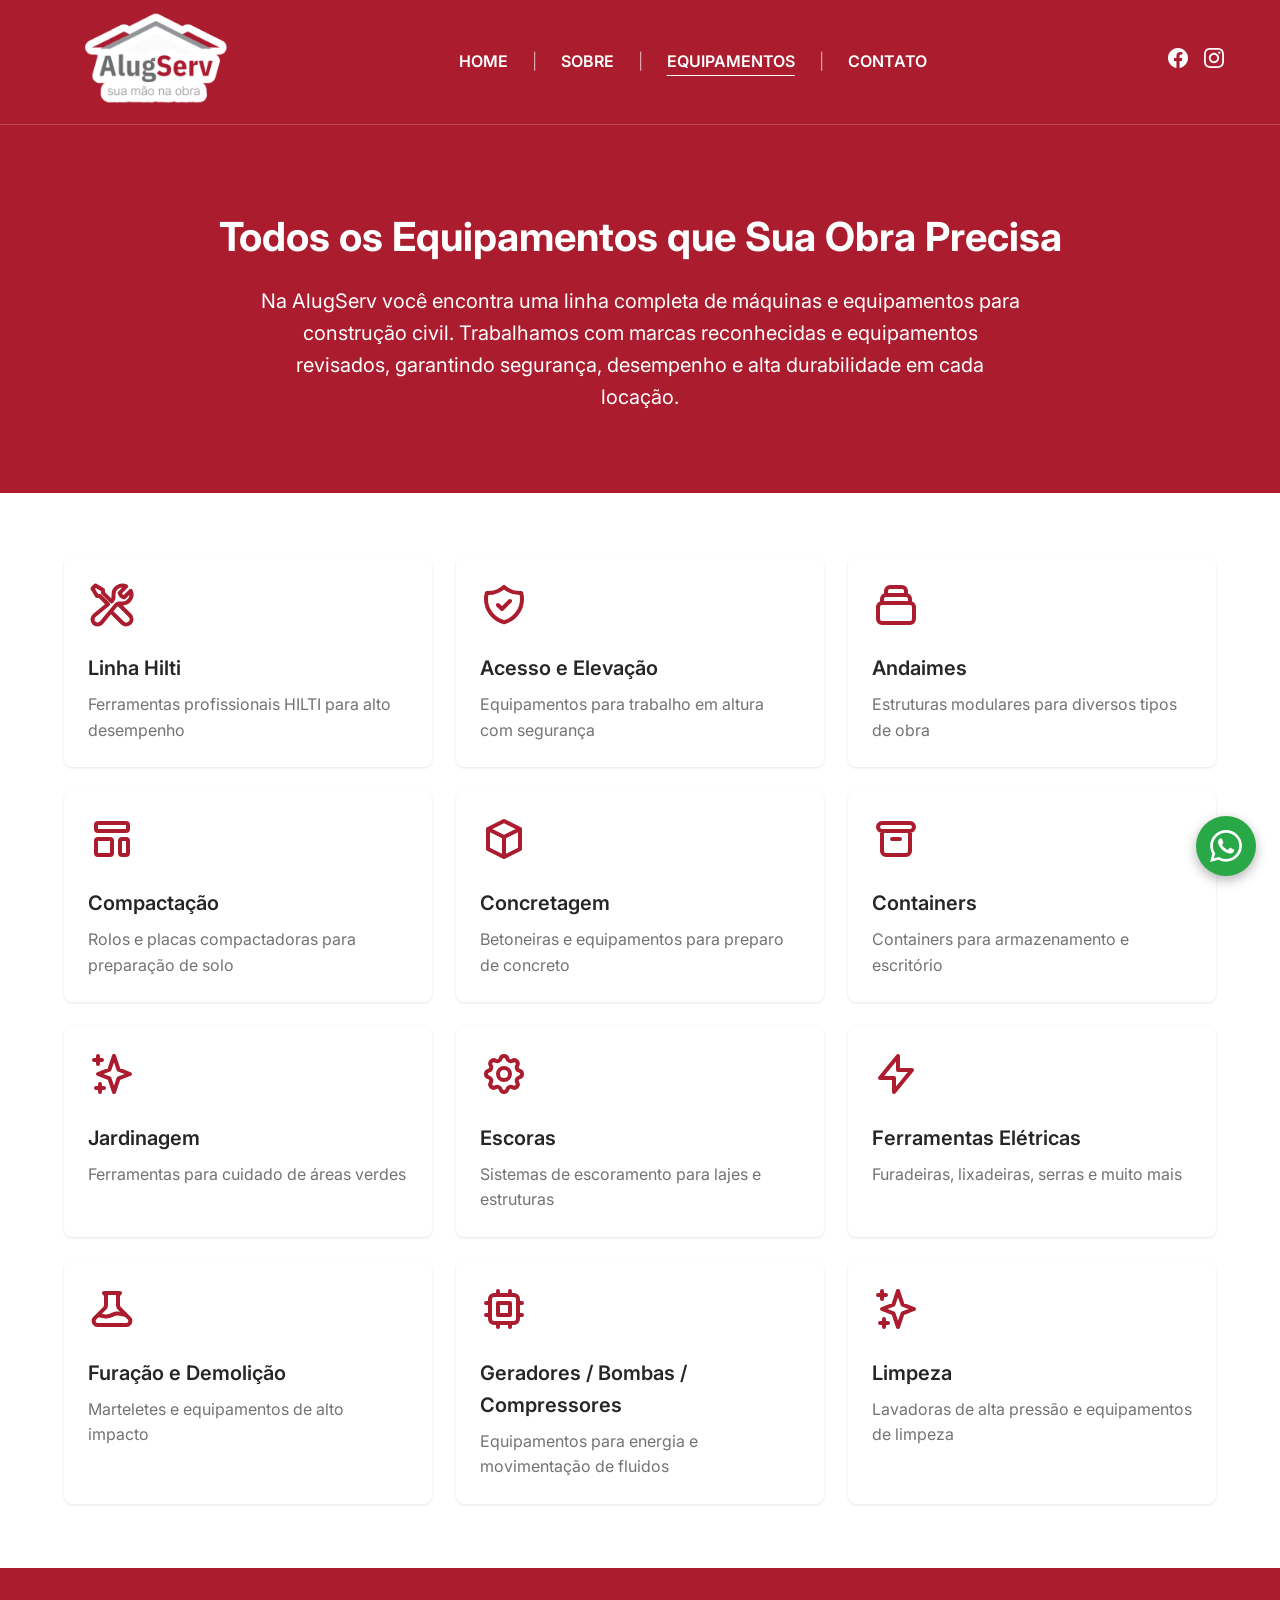
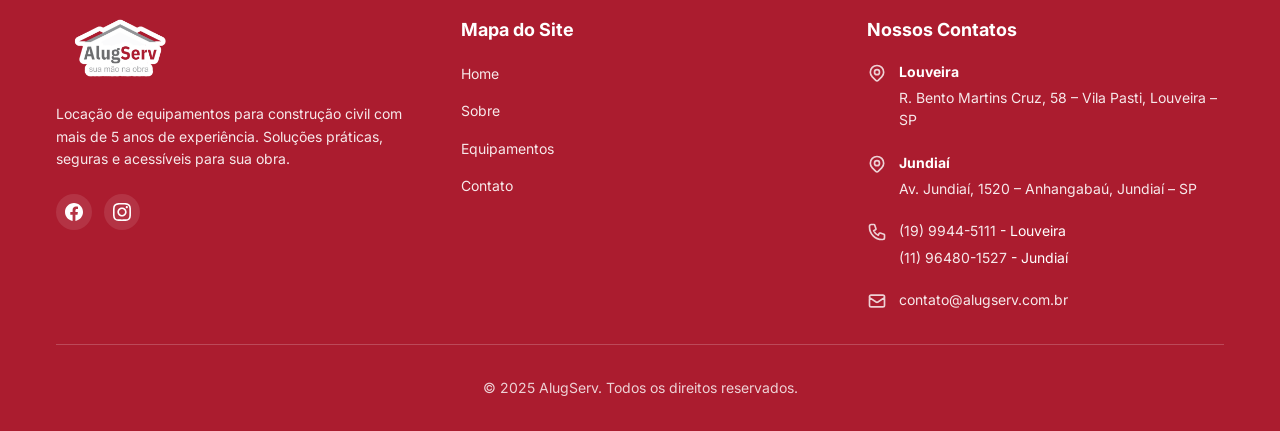
<file: categoria.html>
<!DOCTYPE html>
<html lang="pt-BR">
<head>
    <!-- Google Tag Manager -->
    <script>(function(w,d,s,l,i){w[l]=w[l]||[];w[l].push({'gtm.start':
    new Date().getTime(),event:'gtm.js'});var f=d.getElementsByTagName(s)[0],
    j=d.createElement(s),dl=l!='dataLayer'?'&l='+l:'';j.async=true;j.src=
    'https://www.googletagmanager.com/gtm.js?id='+i+dl;f.parentNode.insertBefore(j,f);
    })(window,document,'script','dataLayer','GTM-WCWLQDQR');</script>
    <!-- End Google Tag Manager -->
    <meta charset="UTF-8">
    <meta name="viewport" content="width=device-width, initial-scale=1.0">
    <meta name="description" content="Equipamentos para locação - AlugServ Jundiaí e Louveira.">
    <title>Categoria - AlugServ</title>
    <link rel="preconnect" href="https://fonts.googleapis.com">
    <link rel="preconnect" href="https://fonts.gstatic.com" crossorigin>
    <link href="https://fonts.googleapis.com/css2?family=Inter:wght@300;400;500;600;700&display=swap" rel="stylesheet">
    <link rel="stylesheet" href="css/main.css?v=6">
    <link rel="icon" type="image/png" href="assets/images/logo.png">
</head>
<body>
    <!-- Google Tag Manager (noscript) -->
    <noscript><iframe src="https://www.googletagmanager.com/ns.html?id=GTM-WCWLQDQR"
    height="0" width="0" style="display:none;visibility:hidden"></iframe></noscript>
    <!-- End Google Tag Manager (noscript) -->
    <!-- Header -->
    <header class="header">
        <div class="container">
            <a href="index.html" class="header-logo">
                <img src="assets/images/logo.png" alt="AlugServ">
            </a>

            <nav class="header-nav">
                <ul>
                    <li>
                        <a href="index.html">Home</a>
                        <span class="nav-separator">|</span>
                    </li>
                    <li>
                        <a href="sobre.html">Sobre</a>
                        <span class="nav-separator">|</span>
                    </li>
                    <li>
                        <a href="equipamentos.html" class="active">Equipamentos</a>
                        <span class="nav-separator">|</span>
                    </li>
                    <li>
                        <a href="contato.html">Contato</a>
                    </li>
                </ul>
            </nav>

            <div class="header-social">
                <a href="https://facebook.com/alugserv" target="_blank" rel="noopener noreferrer" aria-label="Facebook">
                    <svg fill="currentColor" viewBox="0 0 24 24"><path d="M24 12.073c0-6.627-5.373-12-12-12s-12 5.373-12 12c0 5.99 4.388 10.954 10.125 11.854v-8.385H7.078v-3.47h3.047V9.43c0-3.007 1.792-4.669 4.533-4.669 1.312 0 2.686.235 2.686.235v2.953H15.83c-1.491 0-1.956.925-1.956 1.874v2.25h3.328l-.532 3.47h-2.796v8.385C19.612 23.027 24 18.062 24 12.073z"/></svg>
                </a>
                <a href="https://instagram.com/alugserv" target="_blank" rel="noopener noreferrer" aria-label="Instagram">
                    <svg fill="currentColor" viewBox="0 0 24 24"><path d="M12 2.163c3.204 0 3.584.012 4.85.07 3.252.148 4.771 1.691 4.919 4.919.058 1.265.069 1.645.069 4.849 0 3.205-.012 3.584-.069 4.849-.149 3.225-1.664 4.771-4.919 4.919-1.266.058-1.644.07-4.85.07-3.204 0-3.584-.012-4.849-.07-3.26-.149-4.771-1.699-4.919-4.92-.058-1.265-.07-1.644-.07-4.849 0-3.204.013-3.583.07-4.849.149-3.227 1.664-4.771 4.919-4.919 1.266-.057 1.645-.069 4.849-.069zm0-2.163c-3.259 0-3.667.014-4.947.072-4.358.2-6.78 2.618-6.98 6.98-.059 1.281-.073 1.689-.073 4.948 0 3.259.014 3.668.072 4.948.2 4.358 2.618 6.78 6.98 6.98 1.281.058 1.689.072 4.948.072 3.259 0 3.668-.014 4.948-.072 4.354-.2 6.782-2.618 6.979-6.98.059-1.28.073-1.689.073-4.948 0-3.259-.014-3.667-.072-4.947-.196-4.354-2.617-6.78-6.979-6.98-1.281-.059-1.69-.073-4.949-.073zm0 5.838c-3.403 0-6.162 2.759-6.162 6.162s2.759 6.163 6.162 6.163 6.162-2.759 6.162-6.163c0-3.403-2.759-6.162-6.162-6.162zm0 10.162c-2.209 0-4-1.79-4-4 0-2.209 1.791-4 4-4s4 1.791 4 4c0 2.21-1.791 4-4 4zm6.406-11.845c-.796 0-1.441.645-1.441 1.44s.645 1.44 1.441 1.44c.795 0 1.439-.645 1.439-1.44s-.644-1.44-1.439-1.44z"/></svg>
                </a>
            </div>

            <button class="menu-toggle" aria-label="Menu">
                <svg fill="none" stroke="currentColor" viewBox="0 0 24 24">
                    <path stroke-linecap="round" stroke-linejoin="round" stroke-width="2" d="M4 6h16M4 12h16M4 18h16"/>
                </svg>
            </button>
        </div>

        <nav class="mobile-nav">
            <ul>
                <li><a href="index.html">Home</a></li>
                <li><a href="sobre.html">Sobre</a></li>
                <li><a href="equipamentos.html" class="active">Equipamentos</a></li>
                <li><a href="contato.html">Contato</a></li>
            </ul>
        </nav>
    </header>

    <!-- Breadcrumb -->
    <section class="breadcrumb-section">
        <div class="container">
            <nav class="breadcrumb" id="breadcrumb">
                <a href="index.html">Home</a>
                <span class="separator">/</span>
                <a href="equipamentos.html">Equipamentos</a>
                <span class="separator">/</span>
                <span class="current">Carregando...</span>
            </nav>
        </div>
    </section>

    <!-- Category Header -->
    <section class="category-header">
        <div class="container">
            <h1 id="categoryTitle">Carregando...</h1>
            <p id="categoryDescription"></p>
        </div>
    </section>

    <!-- Products Grid -->
    <section class="products-section">
        <div class="container">
            <div class="products-grid" id="productsGrid">
                <div class="loading-state">
                    <div class="loading-spinner"></div>
                    <p>Carregando equipamentos...</p>
                </div>
            </div>

            <div class="pagination-container" id="pagination" style="display: none;"></div>
        </div>
    </section>

    <!-- CTA -->
    <section class="cta-section">
        <div class="container">
            <h2>Precisa de equipamentos para sua obra?</h2>
            <p>Conte com a AlugServ para garantir eficiência, segurança e economia.</p>
            <div style="display: flex; flex-direction: column; gap: 1rem; justify-content: center; align-items: center; max-width: 500px; margin: 0 auto;">
                <a href="https://wa.link/sxon0i" class="btn btn-whatsapp btn-lg" target="_blank" rel="noopener" style="width: 100%; text-decoration: none;">
                    <svg fill="currentColor" viewBox="0 0 24 24" width="20" height="20"><path d="M17.472 14.382c-.297-.149-1.758-.867-2.03-.967-.273-.099-.471-.148-.67.15-.197.297-.767.966-.94 1.164-.173.199-.347.223-.644.075-.297-.15-1.255-.463-2.39-1.475-.883-.788-1.48-1.761-1.653-2.059-.173-.297-.018-.458.13-.606.134-.133.298-.347.446-.52.149-.174.198-.298.298-.497.099-.198.05-.371-.025-.52-.075-.149-.669-1.612-.916-2.207-.242-.579-.487-.5-.669-.51-.173-.008-.371-.01-.57-.01-.198 0-.52.074-.792.372-.272.297-1.04 1.016-1.04 2.479 0 1.462 1.065 2.875 1.213 3.074.149.198 2.096 3.2 5.077 4.487.709.306 1.262.489 1.694.625.712.227 1.36.195 1.871.118.571-.085 1.758-.719 2.006-1.413.248-.694.248-1.289.173-1.413-.074-.124-.272-.198-.57-.347m-5.421 7.403h-.004a9.87 9.87 0 01-5.031-1.378l-.361-.214-3.741.982.998-3.648-.235-.374a9.86 9.86 0 01-1.51-5.26c.001-5.45 4.436-9.884 9.888-9.884 2.64 0 5.122 1.03 6.988 2.898a9.825 9.825 0 012.893 6.994c-.003 5.45-4.437 9.884-9.885 9.884m8.413-18.297A11.815 11.815 0 0012.05 0C5.495 0 .16 5.335.157 11.892c0 2.096.547 4.142 1.588 5.945L.057 24l6.305-1.654a11.882 11.882 0 005.683 1.448h.005c6.554 0 11.89-5.335 11.893-11.893a11.821 11.821 0 00-3.48-8.413z"/></svg>
                    Louveira - (19) 9944-5111
                </a>
                <a href="https://wa.link/uqms8y" class="btn btn-whatsapp btn-lg" target="_blank" rel="noopener" style="width: 100%; text-decoration: none;">
                    <svg fill="currentColor" viewBox="0 0 24 24" width="20" height="20"><path d="M17.472 14.382c-.297-.149-1.758-.867-2.03-.967-.273-.099-.471-.148-.67.15-.197.297-.767.966-.94 1.164-.173.199-.347.223-.644.075-.297-.15-1.255-.463-2.39-1.475-.883-.788-1.48-1.761-1.653-2.059-.173-.297-.018-.458.13-.606.134-.133.298-.347.446-.52.149-.174.198-.298.298-.497.099-.198.05-.371-.025-.52-.075-.149-.669-1.612-.916-2.207-.242-.579-.487-.5-.669-.51-.173-.008-.371-.01-.57-.01-.198 0-.52.074-.792.372-.272.297-1.04 1.016-1.04 2.479 0 1.462 1.065 2.875 1.213 3.074.149.198 2.096 3.2 5.077 4.487.709.306 1.262.489 1.694.625.712.227 1.36.195 1.871.118.571-.085 1.758-.719 2.006-1.413.248-.694.248-1.289.173-1.413-.074-.124-.272-.198-.57-.347m-5.421 7.403h-.004a9.87 9.87 0 01-5.031-1.378l-.361-.214-3.741.982.998-3.648-.235-.374a9.86 9.86 0 01-1.51-5.26c.001-5.45 4.436-9.884 9.888-9.884 2.64 0 5.122 1.03 6.988 2.898a9.825 9.825 0 012.893 6.994c-.003 5.45-4.437 9.884-9.885 9.884m8.413-18.297A11.815 11.815 0 0012.05 0C5.495 0 .16 5.335.157 11.892c0 2.096.547 4.142 1.588 5.945L.057 24l6.305-1.654a11.882 11.882 0 005.683 1.448h.005c6.554 0 11.89-5.335 11.893-11.893a11.821 11.821 0 00-3.48-8.413z"/></svg>
                    Jundiaí - (11) 9648-1527
                </a>
            </div>
        </div>
    </section>

    <!-- Footer -->
    <footer class="footer">
        <div class="container">
            <div class="footer-grid">
                <!-- Coluna 1: Logo, Descrição e Redes Sociais -->
                <div class="footer-column">
                    <img src="assets/images/logo.png" alt="AlugServ" class="footer-logo">
                    <p class="footer-description">Locação de equipamentos para construção civil com mais de 5 anos de experiência. Soluções práticas, seguras e acessíveis para sua obra.</p>
                    <div class="footer-social">
                        <a href="https://facebook.com/alugserv" target="_blank" rel="noopener noreferrer" aria-label="Facebook">
                            <svg fill="currentColor" viewBox="0 0 24 24"><path d="M24 12.073c0-6.627-5.373-12-12-12s-12 5.373-12 12c0 5.99 4.388 10.954 10.125 11.854v-8.385H7.078v-3.47h3.047V9.43c0-3.007 1.792-4.669 4.533-4.669 1.312 0 2.686.235 2.686.235v2.953H15.83c-1.491 0-1.956.925-1.956 1.874v2.25h3.328l-.532 3.47h-2.796v8.385C19.612 23.027 24 18.062 24 12.073z"/></svg>
                        </a>
                        <a href="https://instagram.com/alugserv" target="_blank" rel="noopener noreferrer" aria-label="Instagram">
                            <svg fill="currentColor" viewBox="0 0 24 24"><path d="M12 2.163c3.204 0 3.584.012 4.85.07 3.252.148 4.771 1.691 4.919 4.919.058 1.265.069 1.645.069 4.849 0 3.205-.012 3.584-.069 4.849-.149 3.225-1.664 4.771-4.919 4.919-1.266.058-1.644.07-4.85.07-3.204 0-3.584-.012-4.849-.07-3.26-.149-4.771-1.699-4.919-4.92-.058-1.265-.07-1.644-.07-4.849 0-3.204.013-3.583.07-4.849.149-3.227 1.664-4.771 4.919-4.919 1.266-.057 1.645-.069 4.849-.069zm0-2.163c-3.259 0-3.667.014-4.947.072-4.358.2-6.78 2.618-6.98 6.98-.059 1.281-.073 1.689-.073 4.948 0 3.259.014 3.668.072 4.948.2 4.358 2.618 6.78 6.98 6.98 1.281.058 1.689.072 4.948.072 3.259 0 3.668-.014 4.948-.072 4.354-.2 6.782-2.618 6.979-6.98.059-1.28.073-1.689.073-4.948 0-3.259-.014-3.667-.072-4.947-.196-4.354-2.617-6.78-6.979-6.98-1.281-.059-1.69-.073-4.949-.073zm0 5.838c-3.403 0-6.162 2.759-6.162 6.162s2.759 6.163 6.162 6.163 6.162-2.759 6.162-6.163c0-3.403-2.759-6.162-6.162-6.162zm0 10.162c-2.209 0-4-1.79-4-4 0-2.209 1.791-4 4-4s4 1.791 4 4c0 2.21-1.791 4-4 4zm6.406-11.845c-.796 0-1.441.645-1.441 1.44s.645 1.44 1.441 1.44c.795 0 1.439-.645 1.439-1.44s-.644-1.44-1.439-1.44z"/></svg>
                        </a>
                    </div>
                </div>

                <!-- Coluna 2: Mapa do Site -->
                <div class="footer-column">
                    <h3>Mapa do Site</h3>
                    <nav class="footer-nav">
                        <ul>
                            <li><a href="index.html">Home</a></li>
                            <li><a href="sobre.html">Sobre</a></li>
                            <li><a href="equipamentos.html">Equipamentos</a></li>
                            <li><a href="contato.html">Contato</a></li>
                        </ul>
                    </nav>
                </div>

                <!-- Coluna 3: Endereços e Contatos -->
                <div class="footer-column">
                    <h3>Nossos Contatos</h3>
                    <div class="footer-contact">
                        <div class="footer-contact-item">
                            <svg fill="none" stroke="currentColor" viewBox="0 0 24 24"><path stroke-linecap="round" stroke-linejoin="round" stroke-width="2" d="M17.657 16.657L13.414 20.9a1.998 1.998 0 01-2.827 0l-4.244-4.243a8 8 0 1111.314 0z"/><path stroke-linecap="round" stroke-linejoin="round" stroke-width="2" d="M15 11a3 3 0 11-6 0 3 3 0 016 0z"/></svg>
                            <div>
                                <p><strong>Louveira</strong></p>
                                <p><a href="https://maps.app.goo.gl/kyxTLH54siA2dK3G8" target="_blank" rel="noopener">R. Bento Martins Cruz, 58 – Vila Pasti, Louveira – SP</a></p>
                            </div>
                        </div>
                        <div class="footer-contact-item">
                            <svg fill="none" stroke="currentColor" viewBox="0 0 24 24"><path stroke-linecap="round" stroke-linejoin="round" stroke-width="2" d="M17.657 16.657L13.414 20.9a1.998 1.998 0 01-2.827 0l-4.244-4.243a8 8 0 1111.314 0z"/><path stroke-linecap="round" stroke-linejoin="round" stroke-width="2" d="M15 11a3 3 0 11-6 0 3 3 0 016 0z"/></svg>
                            <div>
                                <p><strong>Jundiaí</strong></p>
                                <p><a href="https://maps.app.goo.gl/Sr3TEcs32dF91m2y9" target="_blank" rel="noopener">Av. Jundiaí, 1520 – Anhangabaú, Jundiaí – SP</a></p>
                            </div>
                        </div>
                        <div class="footer-contact-item">
                            <svg fill="none" stroke="currentColor" viewBox="0 0 24 24"><path stroke-linecap="round" stroke-linejoin="round" stroke-width="2" d="M3 5a2 2 0 012-2h3.28a1 1 0 01.948.684l1.498 4.493a1 1 0 01-.502 1.21l-2.257 1.13a11.042 11.042 0 005.516 5.516l1.13-2.257a1 1 0 011.21-.502l4.493 1.498a1 1 0 01.684.949V19a2 2 0 01-2 2h-1C9.716 21 3 14.284 3 6V5z"/></svg>
                            <div>
                                <p><a href="https://wa.link/sxon0i" target="_blank" rel="noopener">(19) 9944-5111</a> - Louveira</p>
                                <p><a href="https://wa.link/uqms8y" target="_blank" rel="noopener">(11) 96480-1527</a> - Jundiaí</p>
                            </div>
                        </div>
                        <div class="footer-contact-item">
                            <svg fill="none" stroke="currentColor" viewBox="0 0 24 24"><path stroke-linecap="round" stroke-linejoin="round" stroke-width="2" d="M3 8l7.89 5.26a2 2 0 002.22 0L21 8M5 19h14a2 2 0 002-2V7a2 2 0 00-2-2H5a2 2 0 00-2 2v10a2 2 0 002 2z"/></svg>
                            <div>
                                <p><a href="mailto:contato@alugserv.com.br">contato@alugserv.com.br</a></p>
                            </div>
                        </div>
                    </div>
                </div>
            </div>

            <div class="footer-bottom">
                <p>&copy; 2025 AlugServ. Todos os direitos reservados.</p>
            </div>
        </div>
    </footer>

    <!-- Contact Floating Button -->
    <a href="contato.html" class="whatsapp-float" aria-label="Contato">
        <svg fill="currentColor" viewBox="0 0 24 24"><path d="M17.472 14.382c-.297-.149-1.758-.867-2.03-.967-.273-.099-.471-.148-.67.15-.197.297-.767.966-.94 1.164-.173.199-.347.223-.644.075-.297-.15-1.255-.463-2.39-1.475-.883-.788-1.48-1.761-1.653-2.059-.173-.297-.018-.458.13-.606.134-.133.298-.347.446-.52.149-.174.198-.298.298-.497.099-.198.05-.371-.025-.52-.075-.149-.669-1.612-.916-2.207-.242-.579-.487-.5-.669-.51-.173-.008-.371-.01-.57-.01-.198 0-.52.074-.792.372-.272.297-1.04 1.016-1.04 2.479 0 1.462 1.065 2.875 1.213 3.074.149.198 2.096 3.2 5.077 4.487.709.306 1.262.489 1.694.625.712.227 1.36.195 1.871.118.571-.085 1.758-.719 2.006-1.413.248-.694.248-1.289.173-1.413-.074-.124-.272-.198-.57-.347m-5.421 7.403h-.004a9.87 9.87 0 01-5.031-1.378l-.361-.214-3.741.982.998-3.648-.235-.374a9.86 9.86 0 01-1.51-5.26c.001-5.45 4.436-9.884 9.888-9.884 2.64 0 5.122 1.03 6.988 2.898a9.825 9.825 0 012.893 6.994c-.003 5.45-4.437 9.884-9.885 9.884m8.413-18.297A11.815 11.815 0 0012.05 0C5.495 0 .16 5.335.157 11.892c0 2.096.547 4.142 1.588 5.945L.057 24l6.305-1.654a11.882 11.882 0 005.683 1.448h.005c6.554 0 11.89-5.335 11.893-11.893a11.821 11.821 0 00-3.48-8.413z"/></svg>
    </a>

    <script src="js/main.js?v=3"></script>
    <script src="js/woocommerce.js"></script>
    <script src="js/produtos.js"></script>
    <script>
        // Initialize category page
        document.addEventListener('DOMContentLoaded', function() {
            initCategoryPage();
        });
    </script>
</body>
</html>
</file>
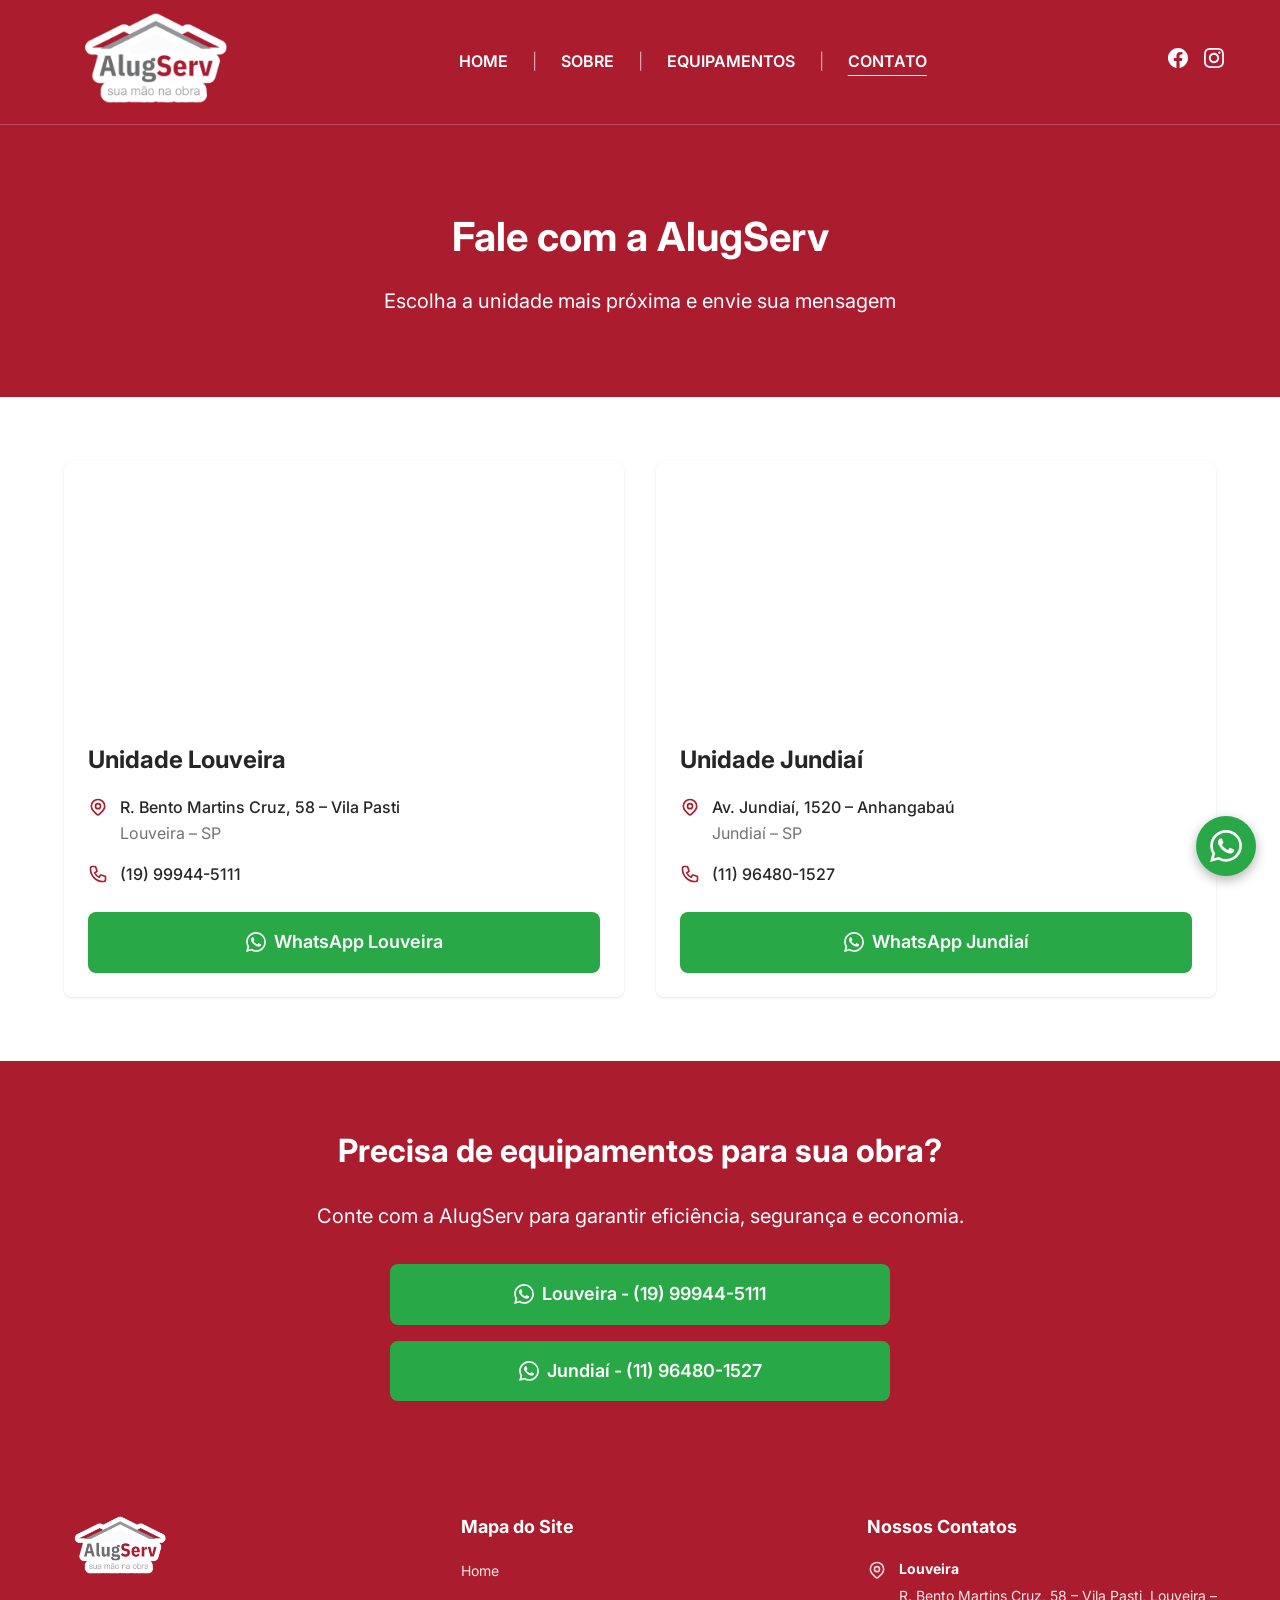
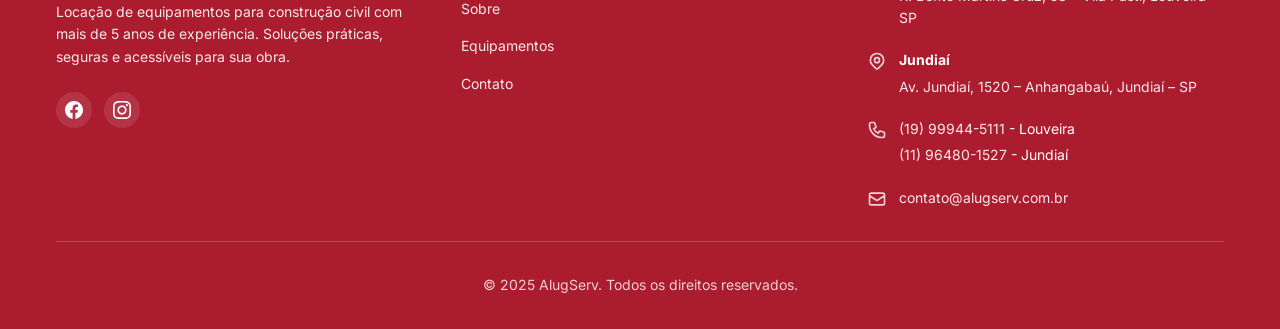
<file: contato.html>
<!DOCTYPE html>
<html lang="pt-BR">

<head>
    <!-- Google Tag Manager -->
    <script>(function (w, d, s, l, i) {
            w[l] = w[l] || []; w[l].push({
                'gtm.start':
                    new Date().getTime(), event: 'gtm.js'
            }); var f = d.getElementsByTagName(s)[0],
                j = d.createElement(s), dl = l != 'dataLayer' ? '&l=' + l : ''; j.async = true; j.src =
                    'https://www.googletagmanager.com/gtm.js?id=' + i + dl; f.parentNode.insertBefore(j, f);
        })(window, document, 'script', 'dataLayer', 'GTM-WCWLQDQR');</script>
    <!-- End Google Tag Manager -->
    <meta charset="UTF-8">
    <meta name="viewport" content="width=device-width, initial-scale=1.0">
    <meta name="description"
        content="Entre em contato com a AlugServ - Unidades em Jundiaí e Louveira. Solicite orçamento via WhatsApp.">
    <title>Contato - AlugServ</title>
    <link rel="preconnect" href="https://fonts.googleapis.com">
    <link rel="preconnect" href="https://fonts.gstatic.com" crossorigin>
    <link href="https://fonts.googleapis.com/css2?family=Inter:wght@300;400;500;600;700&display=swap" rel="stylesheet">
    <link rel="stylesheet" href="css/main.css?v=6">
    <link rel="icon" type="image/png" href="assets/images/logo.png">
</head>

<body>
    <!-- Google Tag Manager (noscript) -->
    <noscript><iframe src="https://www.googletagmanager.com/ns.html?id=GTM-WCWLQDQR" height="0" width="0"
            style="display:none;visibility:hidden"></iframe></noscript>
    <!-- End Google Tag Manager (noscript) -->
    <!-- Header -->
    <header class="header">
        <div class="container">
            <a href="index.html" class="header-logo">
                <img src="assets/images/logo.png" alt="AlugServ">
            </a>

            <nav class="header-nav">
                <ul>
                    <li>
                        <a href="index.html">Home</a>
                        <span class="nav-separator">|</span>
                    </li>
                    <li>
                        <a href="sobre.html">Sobre</a>
                        <span class="nav-separator">|</span>
                    </li>
                    <li>
                        <a href="equipamentos.html">Equipamentos</a>
                        <span class="nav-separator">|</span>
                    </li>
                    <li>
                        <a href="contato.html" class="active">Contato</a>
                    </li>
                </ul>
            </nav>

            <div class="header-social">
                <a href="https://facebook.com/alugserv" target="_blank" rel="noopener noreferrer" aria-label="Facebook">
                    <svg fill="currentColor" viewBox="0 0 24 24">
                        <path
                            d="M24 12.073c0-6.627-5.373-12-12-12s-12 5.373-12 12c0 5.99 4.388 10.954 10.125 11.854v-8.385H7.078v-3.47h3.047V9.43c0-3.007 1.792-4.669 4.533-4.669 1.312 0 2.686.235 2.686.235v2.953H15.83c-1.491 0-1.956.925-1.956 1.874v2.25h3.328l-.532 3.47h-2.796v8.385C19.612 23.027 24 18.062 24 12.073z" />
                    </svg>
                </a>
                <a href="https://instagram.com/alugserv" target="_blank" rel="noopener noreferrer"
                    aria-label="Instagram">
                    <svg fill="currentColor" viewBox="0 0 24 24">
                        <path
                            d="M12 2.163c3.204 0 3.584.012 4.85.07 3.252.148 4.771 1.691 4.919 4.919.058 1.265.069 1.645.069 4.849 0 3.205-.012 3.584-.069 4.849-.149 3.225-1.664 4.771-4.919 4.919-1.266.058-1.644.07-4.85.07-3.204 0-3.584-.012-4.849-.07-3.26-.149-4.771-1.699-4.919-4.92-.058-1.265-.07-1.644-.07-4.849 0-3.204.013-3.583.07-4.849.149-3.227 1.664-4.771 4.919-4.919 1.266-.057 1.645-.069 4.849-.069zm0-2.163c-3.259 0-3.667.014-4.947.072-4.358.2-6.78 2.618-6.98 6.98-.059 1.281-.073 1.689-.073 4.948 0 3.259.014 3.668.072 4.948.2 4.358 2.618 6.78 6.98 6.98 1.281.058 1.689.072 4.948.072 3.259 0 3.668-.014 4.948-.072 4.354-.2 6.782-2.618 6.979-6.98.059-1.28.073-1.689.073-4.948 0-3.259-.014-3.667-.072-4.947-.196-4.354-2.617-6.78-6.979-6.98-1.281-.059-1.69-.073-4.949-.073zm0 5.838c-3.403 0-6.162 2.759-6.162 6.162s2.759 6.163 6.162 6.163 6.162-2.759 6.162-6.163c0-3.403-2.759-6.162-6.162-6.162zm0 10.162c-2.209 0-4-1.79-4-4 0-2.209 1.791-4 4-4s4 1.791 4 4c0 2.21-1.791 4-4 4zm6.406-11.845c-.796 0-1.441.645-1.441 1.44s.645 1.44 1.441 1.44c.795 0 1.439-.645 1.439-1.44s-.644-1.44-1.439-1.44z" />
                    </svg>
                </a>
            </div>

            <button class="menu-toggle" aria-label="Menu">
                <svg fill="none" stroke="currentColor" viewBox="0 0 24 24">
                    <path stroke-linecap="round" stroke-linejoin="round" stroke-width="2" d="M4 6h16M4 12h16M4 18h16" />
                </svg>
            </button>
        </div>

        <nav class="mobile-nav">
            <ul>
                <li><a href="index.html">Home</a></li>
                <li><a href="sobre.html">Sobre</a></li>
                <li><a href="equipamentos.html">Equipamentos</a></li>
                <li><a href="contato.html" class="active">Contato</a></li>
            </ul>
        </nav>
    </header>

    <!-- Page Hero -->
    <section class="page-hero">
        <div class="container">
            <h1>Fale com a AlugServ</h1>
            <p>Escolha a unidade mais próxima e envie sua mensagem</p>
        </div>
    </section>

    <!-- Unidades -->
    <section class="bg-background">
        <div class="container">
            <div class="contact-grid">
                <!-- Unidade Louveira -->
                <div class="card contact-card">
                    <div class="contact-map">
                        <iframe
                            src="https://www.google.com/maps/embed?pb=!1m18!1m12!1m3!1d3670.289204442472!2d-46.947443099999994!3d-23.0865067!2m3!1f0!2f0!3f0!3m2!1i1024!2i768!4f13.1!3m3!1m2!1s0x94cf2e795d39d5e7%3A0xdbeb8f7452369332!2sAlugServ%20Loca%C3%A7%C3%A3o%20de%20Equipamentos%20-%20Louveira%20%2F%20SP!5e0!3m2!1spt-BR!2sbr!4v1774292755362!5m2!1spt-BR!2sbr"
                            allowfullscreen="" loading="lazy" referrerpolicy="no-referrer-when-downgrade">
                        </iframe>
                    </div>
                    <div class="contact-info">
                        <h3>Unidade Louveira</h3>
                        <div class="contact-details">
                            <div class="contact-item">
                                <svg fill="none" stroke="currentColor" viewBox="0 0 24 24">
                                    <path stroke-linecap="round" stroke-linejoin="round" stroke-width="2"
                                        d="M17.657 16.657L13.414 20.9a1.998 1.998 0 01-2.827 0l-4.244-4.243a8 8 0 1111.314 0z" />
                                    <path stroke-linecap="round" stroke-linejoin="round" stroke-width="2"
                                        d="M15 11a3 3 0 11-6 0 3 3 0 016 0z" />
                                </svg>
                                <div>
                                    <p>R. Bento Martins Cruz, 58 – Vila Pasti</p>
                                    <span>Louveira – SP</span>
                                </div>
                            </div>
                            <div class="contact-item">
                                <svg fill="none" stroke="currentColor" viewBox="0 0 24 24">
                                    <path stroke-linecap="round" stroke-linejoin="round" stroke-width="2"
                                        d="M3 5a2 2 0 012-2h3.28a1 1 0 01.948.684l1.498 4.493a1 1 0 01-.502 1.21l-2.257 1.13a11.042 11.042 0 005.516 5.516l1.13-2.257a1 1 0 011.21-.502l4.493 1.498a1 1 0 01.684.949V19a2 2 0 01-2 2h-1C9.716 21 3 14.284 3 6V5z" />
                                </svg>
                                <a href="tel:1999445111">(19) 99944-5111</a>
                            </div>
                        </div>
                        <a href="https://wa.link/sxon0i" class="btn btn-whatsapp btn-lg"
                            style="width: 100%; text-decoration: none;" target="_blank" rel="noopener">
                            <svg fill="currentColor" viewBox="0 0 24 24" width="20" height="20">
                                <path
                                    d="M17.472 14.382c-.297-.149-1.758-.867-2.03-.967-.273-.099-.471-.148-.67.15-.197.297-.767.966-.94 1.164-.173.199-.347.223-.644.075-.297-.15-1.255-.463-2.39-1.475-.883-.788-1.48-1.761-1.653-2.059-.173-.297-.018-.458.13-.606.134-.133.298-.347.446-.52.149-.174.198-.298.298-.497.099-.198.05-.371-.025-.52-.075-.149-.669-1.612-.916-2.207-.242-.579-.487-.5-.669-.51-.173-.008-.371-.01-.57-.01-.198 0-.52.074-.792.372-.272.297-1.04 1.016-1.04 2.479 0 1.462 1.065 2.875 1.213 3.074.149.198 2.096 3.2 5.077 4.487.709.306 1.262.489 1.694.625.712.227 1.36.195 1.871.118.571-.085 1.758-.719 2.006-1.413.248-.694.248-1.289.173-1.413-.074-.124-.272-.198-.57-.347m-5.421 7.403h-.004a9.87 9.87 0 01-5.031-1.378l-.361-.214-3.741.982.998-3.648-.235-.374a9.86 9.86 0 01-1.51-5.26c.001-5.45 4.436-9.884 9.888-9.884 2.64 0 5.122 1.03 6.988 2.898a9.825 9.825 0 012.893 6.994c-.003 5.45-4.437 9.884-9.885 9.884m8.413-18.297A11.815 11.815 0 0012.05 0C5.495 0 .16 5.335.157 11.892c0 2.096.547 4.142 1.588 5.945L.057 24l6.305-1.654a11.882 11.882 0 005.683 1.448h.005c6.554 0 11.89-5.335 11.893-11.893a11.821 11.821 0 00-3.48-8.413z" />
                            </svg>
                            WhatsApp Louveira
                        </a>
                    </div>
                </div>

                <!-- Unidade Jundiaí -->
                <div class="card contact-card">
                    <div class="contact-map">
                        <iframe
                            src="https://www.google.com/maps/embed?pb=!1m18!1m12!1m3!1d3667.4297364302356!2d-46.90607352503493!3d-23.191004548089758!2m3!1f0!2f0!3f0!3m2!1i1024!2i768!4f13.1!3m3!1m2!1s0x94cf25533ea917bf%3A0xf831c6154287aa43!2sAlugServ%20Loca%C3%A7%C3%A3o%20de%20Equipamentos%20-%20Jundia%C3%AD%20%2F%20SP!5e0!3m2!1spt-BR!2sbr!4v1774292829076!5m2!1spt-BR!2sbr"
                            allowfullscreen="" loading="lazy" referrerpolicy="no-referrer-when-downgrade">
                        </iframe>
                    </div>
                    <div class="contact-info">
                        <h3>Unidade Jundiaí</h3>
                        <div class="contact-details">
                            <div class="contact-item">
                                <svg fill="none" stroke="currentColor" viewBox="0 0 24 24">
                                    <path stroke-linecap="round" stroke-linejoin="round" stroke-width="2"
                                        d="M17.657 16.657L13.414 20.9a1.998 1.998 0 01-2.827 0l-4.244-4.243a8 8 0 1111.314 0z" />
                                    <path stroke-linecap="round" stroke-linejoin="round" stroke-width="2"
                                        d="M15 11a3 3 0 11-6 0 3 3 0 016 0z" />
                                </svg>
                                <div>
                                    <p>Av. Jundiaí, 1520 – Anhangabaú</p>
                                    <span>Jundiaí – SP</span>
                                </div>
                            </div>
                            <div class="contact-item">
                                <svg fill="none" stroke="currentColor" viewBox="0 0 24 24">
                                    <path stroke-linecap="round" stroke-linejoin="round" stroke-width="2"
                                        d="M3 5a2 2 0 012-2h3.28a1 1 0 01.948.684l1.498 4.493a1 1 0 01-.502 1.21l-2.257 1.13a11.042 11.042 0 005.516 5.516l1.13-2.257a1 1 0 011.21-.502l4.493 1.498a1 1 0 01.684.949V19a2 2 0 01-2 2h-1C9.716 21 3 14.284 3 6V5z" />
                                </svg>
                                <a href="tel:11964801527">(11) 96480-1527</a>
                            </div>
                        </div>
                        <a href="https://wa.link/uqms8y" class="btn btn-whatsapp btn-lg"
                            style="width: 100%; text-decoration: none;" target="_blank" rel="noopener">
                            <svg fill="currentColor" viewBox="0 0 24 24" width="20" height="20">
                                <path
                                    d="M17.472 14.382c-.297-.149-1.758-.867-2.03-.967-.273-.099-.471-.148-.67.15-.197.297-.767.966-.94 1.164-.173.199-.347.223-.644.075-.297-.15-1.255-.463-2.39-1.475-.883-.788-1.48-1.761-1.653-2.059-.173-.297-.018-.458.13-.606.134-.133.298-.347.446-.52.149-.174.198-.298.298-.497.099-.198.05-.371-.025-.52-.075-.149-.669-1.612-.916-2.207-.242-.579-.487-.5-.669-.51-.173-.008-.371-.01-.57-.01-.198 0-.52.074-.792.372-.272.297-1.04 1.016-1.04 2.479 0 1.462 1.065 2.875 1.213 3.074.149.198 2.096 3.2 5.077 4.487.709.306 1.262.489 1.694.625.712.227 1.36.195 1.871.118.571-.085 1.758-.719 2.006-1.413.248-.694.248-1.289.173-1.413-.074-.124-.272-.198-.57-.347m-5.421 7.403h-.004a9.87 9.87 0 01-5.031-1.378l-.361-.214-3.741.982.998-3.648-.235-.374a9.86 9.86 0 01-1.51-5.26c.001-5.45 4.436-9.884 9.888-9.884 2.64 0 5.122 1.03 6.988 2.898a9.825 9.825 0 012.893 6.994c-.003 5.45-4.437 9.884-9.885 9.884m8.413-18.297A11.815 11.815 0 0012.05 0C5.495 0 .16 5.335.157 11.892c0 2.096.547 4.142 1.588 5.945L.057 24l6.305-1.654a11.882 11.882 0 005.683 1.448h.005c6.554 0 11.89-5.335 11.893-11.893a11.821 11.821 0 00-3.48-8.413z" />
                            </svg>
                            WhatsApp Jundiaí
                        </a>
                    </div>
                </div>
            </div>
        </div>
    </section>

    <!-- CTA -->
    <section class="cta-section">
        <div class="container">
            <h2>Precisa de equipamentos para sua obra?</h2>
            <p>Conte com a AlugServ para garantir eficiência, segurança e economia.</p>
            <div
                style="display: flex; flex-direction: column; gap: 1rem; justify-content: center; align-items: center; max-width: 500px; margin: 0 auto;">
                <a href="https://wa.link/sxon0i" class="btn btn-whatsapp btn-lg" target="_blank" rel="noopener"
                    style="width: 100%; text-decoration: none;">
                    <svg fill="currentColor" viewBox="0 0 24 24" width="20" height="20">
                        <path
                            d="M17.472 14.382c-.297-.149-1.758-.867-2.03-.967-.273-.099-.471-.148-.67.15-.197.297-.767.966-.94 1.164-.173.199-.347.223-.644.075-.297-.15-1.255-.463-2.39-1.475-.883-.788-1.48-1.761-1.653-2.059-.173-.297-.018-.458.13-.606.134-.133.298-.347.446-.52.149-.174.198-.298.298-.497.099-.198.05-.371-.025-.52-.075-.149-.669-1.612-.916-2.207-.242-.579-.487-.5-.669-.51-.173-.008-.371-.01-.57-.01-.198 0-.52.074-.792.372-.272.297-1.04 1.016-1.04 2.479 0 1.462 1.065 2.875 1.213 3.074.149.198 2.096 3.2 5.077 4.487.709.306 1.262.489 1.694.625.712.227 1.36.195 1.871.118.571-.085 1.758-.719 2.006-1.413.248-.694.248-1.289.173-1.413-.074-.124-.272-.198-.57-.347m-5.421 7.403h-.004a9.87 9.87 0 01-5.031-1.378l-.361-.214-3.741.982.998-3.648-.235-.374a9.86 9.86 0 01-1.51-5.26c.001-5.45 4.436-9.884 9.888-9.884 2.64 0 5.122 1.03 6.988 2.898a9.825 9.825 0 012.893 6.994c-.003 5.45-4.437 9.884-9.885 9.884m8.413-18.297A11.815 11.815 0 0012.05 0C5.495 0 .16 5.335.157 11.892c0 2.096.547 4.142 1.588 5.945L.057 24l6.305-1.654a11.882 11.882 0 005.683 1.448h.005c6.554 0 11.89-5.335 11.893-11.893a11.821 11.821 0 00-3.48-8.413z" />
                    </svg>
                    Louveira - (19) 99944-5111
                </a>
                <a href="https://wa.link/uqms8y" class="btn btn-whatsapp btn-lg" target="_blank" rel="noopener"
                    style="width: 100%; text-decoration: none;">
                    <svg fill="currentColor" viewBox="0 0 24 24" width="20" height="20">
                        <path
                            d="M17.472 14.382c-.297-.149-1.758-.867-2.03-.967-.273-.099-.471-.148-.67.15-.197.297-.767.966-.94 1.164-.173.199-.347.223-.644.075-.297-.15-1.255-.463-2.39-1.475-.883-.788-1.48-1.761-1.653-2.059-.173-.297-.018-.458.13-.606.134-.133.298-.347.446-.52.149-.174.198-.298.298-.497.099-.198.05-.371-.025-.52-.075-.149-.669-1.612-.916-2.207-.242-.579-.487-.5-.669-.51-.173-.008-.371-.01-.57-.01-.198 0-.52.074-.792.372-.272.297-1.04 1.016-1.04 2.479 0 1.462 1.065 2.875 1.213 3.074.149.198 2.096 3.2 5.077 4.487.709.306 1.262.489 1.694.625.712.227 1.36.195 1.871.118.571-.085 1.758-.719 2.006-1.413.248-.694.248-1.289.173-1.413-.074-.124-.272-.198-.57-.347m-5.421 7.403h-.004a9.87 9.87 0 01-5.031-1.378l-.361-.214-3.741.982.998-3.648-.235-.374a9.86 9.86 0 01-1.51-5.26c.001-5.45 4.436-9.884 9.888-9.884 2.64 0 5.122 1.03 6.988 2.898a9.825 9.825 0 012.893 6.994c-.003 5.45-4.437 9.884-9.885 9.884m8.413-18.297A11.815 11.815 0 0012.05 0C5.495 0 .16 5.335.157 11.892c0 2.096.547 4.142 1.588 5.945L.057 24l6.305-1.654a11.882 11.882 0 005.683 1.448h.005c6.554 0 11.89-5.335 11.893-11.893a11.821 11.821 0 00-3.48-8.413z" />
                    </svg>
                    Jundiaí - (11) 96480-1527
                </a>
            </div>
        </div>
    </section>

    <!-- Footer -->
    <footer class="footer">
        <div class="container">
            <div class="footer-grid">
                <!-- Coluna 1: Logo, Descrição e Redes Sociais -->
                <div class="footer-column">
                    <img src="assets/images/logo.png" alt="AlugServ" class="footer-logo">
                    <p class="footer-description">Locação de equipamentos para construção civil com mais de 5 anos de
                        experiência. Soluções práticas, seguras e acessíveis para sua obra.</p>
                    <div class="footer-social">
                        <a href="https://facebook.com/alugserv" target="_blank" rel="noopener noreferrer"
                            aria-label="Facebook">
                            <svg fill="currentColor" viewBox="0 0 24 24">
                                <path
                                    d="M24 12.073c0-6.627-5.373-12-12-12s-12 5.373-12 12c0 5.99 4.388 10.954 10.125 11.854v-8.385H7.078v-3.47h3.047V9.43c0-3.007 1.792-4.669 4.533-4.669 1.312 0 2.686.235 2.686.235v2.953H15.83c-1.491 0-1.956.925-1.956 1.874v2.25h3.328l-.532 3.47h-2.796v8.385C19.612 23.027 24 18.062 24 12.073z" />
                            </svg>
                        </a>
                        <a href="https://instagram.com/alugserv" target="_blank" rel="noopener noreferrer"
                            aria-label="Instagram">
                            <svg fill="currentColor" viewBox="0 0 24 24">
                                <path
                                    d="M12 2.163c3.204 0 3.584.012 4.85.07 3.252.148 4.771 1.691 4.919 4.919.058 1.265.069 1.645.069 4.849 0 3.205-.012 3.584-.069 4.849-.149 3.225-1.664 4.771-4.919 4.919-1.266.058-1.644.07-4.85.07-3.204 0-3.584-.012-4.849-.07-3.26-.149-4.771-1.699-4.919-4.92-.058-1.265-.07-1.644-.07-4.849 0-3.204.013-3.583.07-4.849.149-3.227 1.664-4.771 4.919-4.919 1.266-.057 1.645-.069 4.849-.069zm0-2.163c-3.259 0-3.667.014-4.947.072-4.358.2-6.78 2.618-6.98 6.98-.059 1.281-.073 1.689-.073 4.948 0 3.259.014 3.668.072 4.948.2 4.358 2.618 6.78 6.98 6.98 1.281.058 1.689.072 4.948.072 3.259 0 3.668-.014 4.948-.072 4.354-.2 6.782-2.618 6.979-6.98.059-1.28.073-1.689.073-4.948 0-3.259-.014-3.667-.072-4.947-.196-4.354-2.617-6.78-6.979-6.98-1.281-.059-1.69-.073-4.949-.073zm0 5.838c-3.403 0-6.162 2.759-6.162 6.162s2.759 6.163 6.162 6.163 6.162-2.759 6.162-6.163c0-3.403-2.759-6.162-6.162-6.162zm0 10.162c-2.209 0-4-1.79-4-4 0-2.209 1.791-4 4-4s4 1.791 4 4c0 2.21-1.791 4-4 4zm6.406-11.845c-.796 0-1.441.645-1.441 1.44s.645 1.44 1.441 1.44c.795 0 1.439-.645 1.439-1.44s-.644-1.44-1.439-1.44z" />
                            </svg>
                        </a>
                    </div>
                </div>

                <!-- Coluna 2: Mapa do Site -->
                <div class="footer-column">
                    <h3>Mapa do Site</h3>
                    <nav class="footer-nav">
                        <ul>
                            <li><a href="index.html">Home</a></li>
                            <li><a href="sobre.html">Sobre</a></li>
                            <li><a href="equipamentos.html">Equipamentos</a></li>
                            <li><a href="contato.html">Contato</a></li>
                        </ul>
                    </nav>
                </div>

                <!-- Coluna 3: Endereços e Contatos -->
                <div class="footer-column">
                    <h3>Nossos Contatos</h3>
                    <div class="footer-contact">
                        <div class="footer-contact-item">
                            <svg fill="none" stroke="currentColor" viewBox="0 0 24 24">
                                <path stroke-linecap="round" stroke-linejoin="round" stroke-width="2"
                                    d="M17.657 16.657L13.414 20.9a1.998 1.998 0 01-2.827 0l-4.244-4.243a8 8 0 1111.314 0z" />
                                <path stroke-linecap="round" stroke-linejoin="round" stroke-width="2"
                                    d="M15 11a3 3 0 11-6 0 3 3 0 016 0z" />
                            </svg>
                            <div>
                                <p><strong>Louveira</strong></p>
                                <p><a href="https://maps.app.goo.gl/kyxTLH54siA2dK3G8" target="_blank" rel="noopener">R.
                                        Bento Martins Cruz, 58 – Vila Pasti, Louveira – SP</a></p>
                            </div>
                        </div>
                        <div class="footer-contact-item">
                            <svg fill="none" stroke="currentColor" viewBox="0 0 24 24">
                                <path stroke-linecap="round" stroke-linejoin="round" stroke-width="2"
                                    d="M17.657 16.657L13.414 20.9a1.998 1.998 0 01-2.827 0l-4.244-4.243a8 8 0 1111.314 0z" />
                                <path stroke-linecap="round" stroke-linejoin="round" stroke-width="2"
                                    d="M15 11a3 3 0 11-6 0 3 3 0 016 0z" />
                            </svg>
                            <div>
                                <p><strong>Jundiaí</strong></p>
                                <p><a href="https://maps.app.goo.gl/Sr3TEcs32dF91m2y9" target="_blank"
                                        rel="noopener">Av. Jundiaí, 1520 – Anhangabaú, Jundiaí – SP</a></p>
                            </div>
                        </div>
                        <div class="footer-contact-item">
                            <svg fill="none" stroke="currentColor" viewBox="0 0 24 24">
                                <path stroke-linecap="round" stroke-linejoin="round" stroke-width="2"
                                    d="M3 5a2 2 0 012-2h3.28a1 1 0 01.948.684l1.498 4.493a1 1 0 01-.502 1.21l-2.257 1.13a11.042 11.042 0 005.516 5.516l1.13-2.257a1 1 0 011.21-.502l4.493 1.498a1 1 0 01.684.949V19a2 2 0 01-2 2h-1C9.716 21 3 14.284 3 6V5z" />
                            </svg>
                            <div>
                                <p><a href="https://wa.link/sxon0i" target="_blank" rel="noopener">(19) 99944-5111</a> -
                                    Louveira</p>
                                <p><a href="https://wa.link/uqms8y" target="_blank" rel="noopener">(11) 96480-1527</a> -
                                    Jundiaí</p>
                            </div>
                        </div>
                        <div class="footer-contact-item">
                            <svg fill="none" stroke="currentColor" viewBox="0 0 24 24">
                                <path stroke-linecap="round" stroke-linejoin="round" stroke-width="2"
                                    d="M3 8l7.89 5.26a2 2 0 002.22 0L21 8M5 19h14a2 2 0 002-2V7a2 2 0 00-2-2H5a2 2 0 00-2 2v10a2 2 0 002 2z" />
                            </svg>
                            <div>
                                <p><a href="mailto:contato@alugserv.com.br">contato@alugserv.com.br</a></p>
                            </div>
                        </div>
                    </div>
                </div>
            </div>

            <div class="footer-bottom">
                <p>&copy; 2025 AlugServ. Todos os direitos reservados.</p>
            </div>
        </div>
    </footer>

    <!-- Contact Floating Button -->
    <a href="contato.html" class="whatsapp-float" aria-label="Contato">
        <svg fill="currentColor" viewBox="0 0 24 24">
            <path
                d="M17.472 14.382c-.297-.149-1.758-.867-2.03-.967-.273-.099-.471-.148-.67.15-.197.297-.767.966-.94 1.164-.173.199-.347.223-.644.075-.297-.15-1.255-.463-2.39-1.475-.883-.788-1.48-1.761-1.653-2.059-.173-.297-.018-.458.13-.606.134-.133.298-.347.446-.52.149-.174.198-.298.298-.497.099-.198.05-.371-.025-.52-.075-.149-.669-1.612-.916-2.207-.242-.579-.487-.5-.669-.51-.173-.008-.371-.01-.57-.01-.198 0-.52.074-.792.372-.272.297-1.04 1.016-1.04 2.479 0 1.462 1.065 2.875 1.213 3.074.149.198 2.096 3.2 5.077 4.487.709.306 1.262.489 1.694.625.712.227 1.36.195 1.871.118.571-.085 1.758-.719 2.006-1.413.248-.694.248-1.289.173-1.413-.074-.124-.272-.198-.57-.347m-5.421 7.403h-.004a9.87 9.87 0 01-5.031-1.378l-.361-.214-3.741.982.998-3.648-.235-.374a9.86 9.86 0 01-1.51-5.26c.001-5.45 4.436-9.884 9.888-9.884 2.64 0 5.122 1.03 6.988 2.898a9.825 9.825 0 012.893 6.994c-.003 5.45-4.437 9.884-9.885 9.884m8.413-18.297A11.815 11.815 0 0012.05 0C5.495 0 .16 5.335.157 11.892c0 2.096.547 4.142 1.588 5.945L.057 24l6.305-1.654a11.882 11.882 0 005.683 1.448h.005c6.554 0 11.89-5.335 11.893-11.893a11.821 11.821 0 00-3.48-8.413z" />
        </svg>
    </a>

    <script src="js/main.js?v=3"></script>
</body>

</html>
</file>
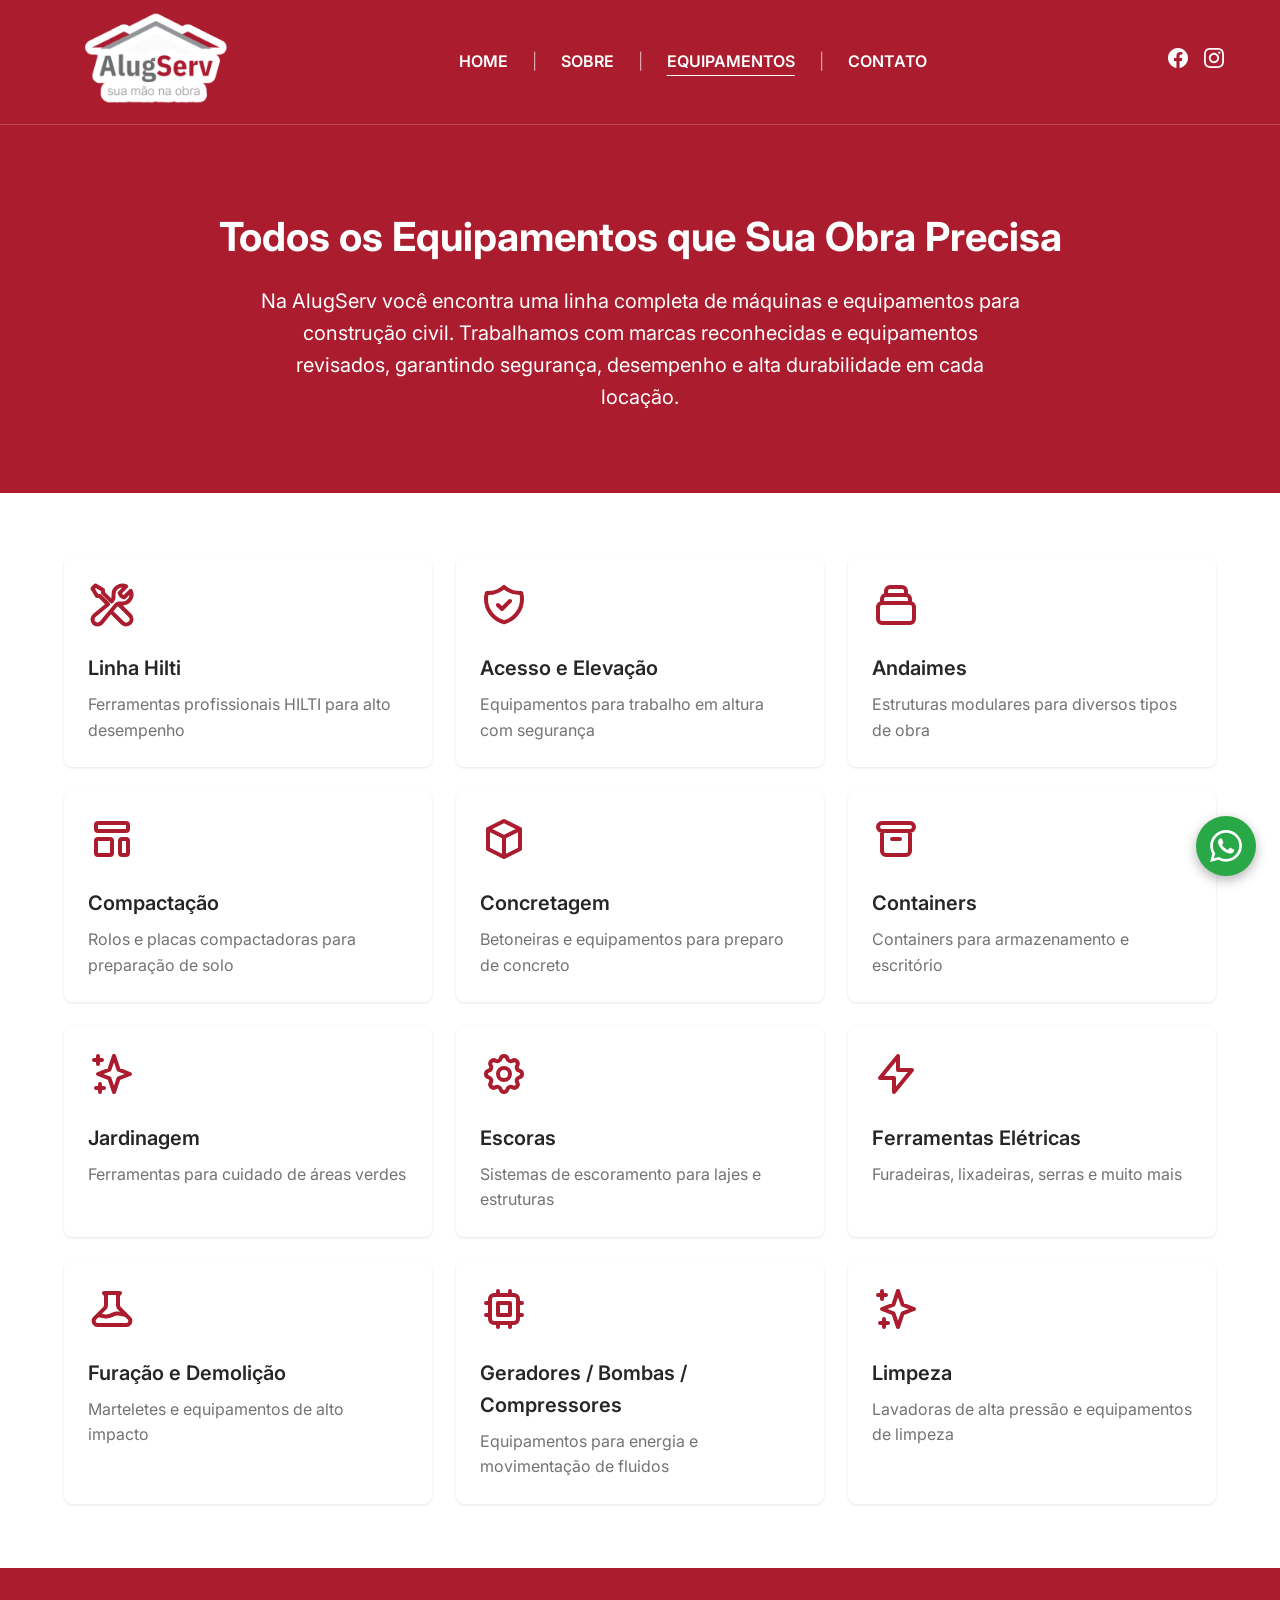
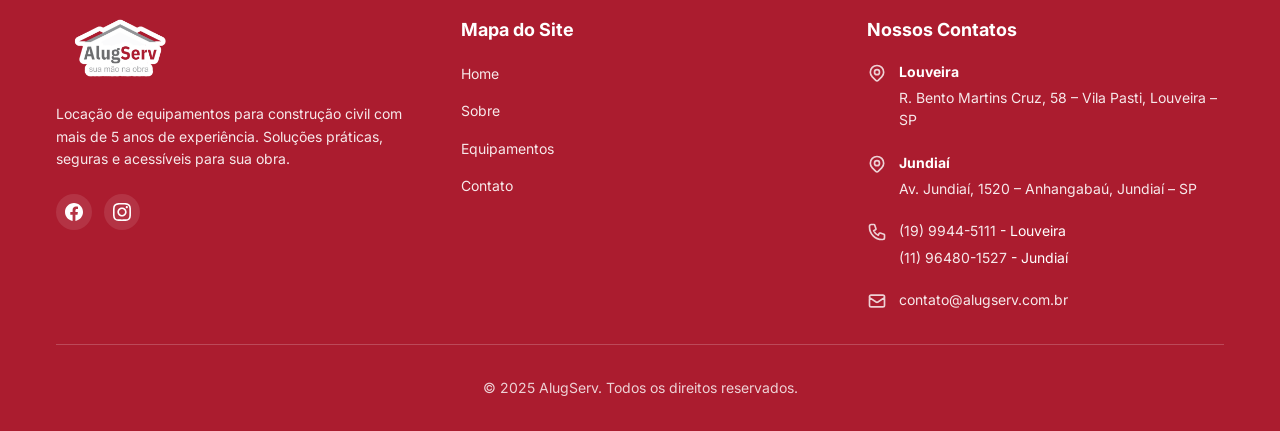
<file: equipamentos.html>
<!DOCTYPE html>
<html lang="pt-BR">
<head>
    <!-- Google Tag Manager -->
    <script>(function(w,d,s,l,i){w[l]=w[l]||[];w[l].push({'gtm.start':
    new Date().getTime(),event:'gtm.js'});var f=d.getElementsByTagName(s)[0],
    j=d.createElement(s),dl=l!='dataLayer'?'&l='+l:'';j.async=true;j.src=
    'https://www.googletagmanager.com/gtm.js?id='+i+dl;f.parentNode.insertBefore(j,f);
    })(window,document,'script','dataLayer','GTM-WCWLQDQR');</script>
    <!-- End Google Tag Manager -->
    <meta charset="UTF-8">
    <meta name="viewport" content="width=device-width, initial-scale=1.0">
    <meta name="description" content="Equipamentos para locação - Betoneiras, andaimes, containers, ferramentas elétricas, compactadores e muito mais. AlugServ Jundiaí e Louveira.">
    <title>Equipamentos - AlugServ</title>
    <link rel="preconnect" href="https://fonts.googleapis.com">
    <link rel="preconnect" href="https://fonts.gstatic.com" crossorigin>
    <link href="https://fonts.googleapis.com/css2?family=Inter:wght@300;400;500;600;700&display=swap" rel="stylesheet">
    <link rel="stylesheet" href="css/main.css?v=6">
    <link rel="icon" type="image/png" href="assets/images/logo.png">
</head>
<body>
    <!-- Google Tag Manager (noscript) -->
    <noscript><iframe src="https://www.googletagmanager.com/ns.html?id=GTM-WCWLQDQR"
    height="0" width="0" style="display:none;visibility:hidden"></iframe></noscript>
    <!-- End Google Tag Manager (noscript) -->
    <!-- Header -->
    <header class="header">
        <div class="container">
            <a href="index.html" class="header-logo">
                <img src="assets/images/logo.png" alt="AlugServ">
            </a>

            <nav class="header-nav">
                <ul>
                    <li>
                        <a href="index.html">Home</a>
                        <span class="nav-separator">|</span>
                    </li>
                    <li>
                        <a href="sobre.html">Sobre</a>
                        <span class="nav-separator">|</span>
                    </li>
                    <li>
                        <a href="equipamentos.html" class="active">Equipamentos</a>
                        <span class="nav-separator">|</span>
                    </li>
                    <li>
                        <a href="contato.html">Contato</a>
                    </li>
                </ul>
            </nav>

            <div class="header-social">
                <a href="https://facebook.com/alugserv" target="_blank" rel="noopener noreferrer" aria-label="Facebook">
                    <svg fill="currentColor" viewBox="0 0 24 24"><path d="M24 12.073c0-6.627-5.373-12-12-12s-12 5.373-12 12c0 5.99 4.388 10.954 10.125 11.854v-8.385H7.078v-3.47h3.047V9.43c0-3.007 1.792-4.669 4.533-4.669 1.312 0 2.686.235 2.686.235v2.953H15.83c-1.491 0-1.956.925-1.956 1.874v2.25h3.328l-.532 3.47h-2.796v8.385C19.612 23.027 24 18.062 24 12.073z"/></svg>
                </a>
                <a href="https://instagram.com/alugserv" target="_blank" rel="noopener noreferrer" aria-label="Instagram">
                    <svg fill="currentColor" viewBox="0 0 24 24"><path d="M12 2.163c3.204 0 3.584.012 4.85.07 3.252.148 4.771 1.691 4.919 4.919.058 1.265.069 1.645.069 4.849 0 3.205-.012 3.584-.069 4.849-.149 3.225-1.664 4.771-4.919 4.919-1.266.058-1.644.07-4.85.07-3.204 0-3.584-.012-4.849-.07-3.26-.149-4.771-1.699-4.919-4.92-.058-1.265-.07-1.644-.07-4.849 0-3.204.013-3.583.07-4.849.149-3.227 1.664-4.771 4.919-4.919 1.266-.057 1.645-.069 4.849-.069zm0-2.163c-3.259 0-3.667.014-4.947.072-4.358.2-6.78 2.618-6.98 6.98-.059 1.281-.073 1.689-.073 4.948 0 3.259.014 3.668.072 4.948.2 4.358 2.618 6.78 6.98 6.98 1.281.058 1.689.072 4.948.072 3.259 0 3.668-.014 4.948-.072 4.354-.2 6.782-2.618 6.979-6.98.059-1.28.073-1.689.073-4.948 0-3.259-.014-3.667-.072-4.947-.196-4.354-2.617-6.78-6.979-6.98-1.281-.059-1.69-.073-4.949-.073zm0 5.838c-3.403 0-6.162 2.759-6.162 6.162s2.759 6.163 6.162 6.163 6.162-2.759 6.162-6.163c0-3.403-2.759-6.162-6.162-6.162zm0 10.162c-2.209 0-4-1.79-4-4 0-2.209 1.791-4 4-4s4 1.791 4 4c0 2.21-1.791 4-4 4zm6.406-11.845c-.796 0-1.441.645-1.441 1.44s.645 1.44 1.441 1.44c.795 0 1.439-.645 1.439-1.44s-.644-1.44-1.439-1.44z"/></svg>
                </a>
            </div>

            <button class="menu-toggle" aria-label="Menu">
                <svg fill="none" stroke="currentColor" viewBox="0 0 24 24">
                    <path stroke-linecap="round" stroke-linejoin="round" stroke-width="2" d="M4 6h16M4 12h16M4 18h16"/>
                </svg>
            </button>
        </div>

        <nav class="mobile-nav">
            <ul>
                <li><a href="index.html">Home</a></li>
                <li><a href="sobre.html">Sobre</a></li>
                <li><a href="equipamentos.html" class="active">Equipamentos</a></li>
                <li><a href="contato.html">Contato</a></li>
            </ul>
        </nav>
    </header>

    <!-- Page Hero -->
    <section class="page-hero">
        <div class="container">
            <h1>Todos os Equipamentos que Sua Obra Precisa</h1>
            <p>Na AlugServ você encontra uma linha completa de máquinas e equipamentos para construção civil. Trabalhamos com marcas reconhecidas e equipamentos revisados, garantindo segurança, desempenho e alta durabilidade em cada locação.</p>
        </div>
    </section>

    <!-- Categorias de Equipamentos -->
    <section class="bg-background">
        <div class="container">
            <div class="grid-3" style="max-width: 72rem; margin: 0 auto;">
                <a href="categoria.html?slug=linha-hilti" class="card equipment-card">
                    <svg class="card-icon" fill="none" stroke="currentColor" viewBox="0 0 24 24">
                        <path stroke-linecap="round" stroke-linejoin="round" stroke-width="2" d="M11.42 15.17L17.25 21A2.652 2.652 0 0021 17.25l-5.877-5.877M11.42 15.17l2.496-3.03c.317-.384.74-.626 1.208-.766M11.42 15.17l-4.655 5.653a2.548 2.548 0 11-3.586-3.586l6.837-5.63m5.108-.233c.55-.164 1.163-.188 1.743-.14a4.5 4.5 0 004.486-6.336l-3.276 3.277a3.004 3.004 0 01-2.25-2.25l3.276-3.276a4.5 4.5 0 00-6.336 4.486c.091 1.076-.071 2.264-.904 2.95l-.102.085m-1.745 1.437L5.909 7.5H4.5L2.25 3.75l1.5-1.5L7.5 4.5v1.409l4.26 4.26"/>
                    </svg>
                    <h3>Linha Hilti</h3>
                    <p>Ferramentas profissionais HILTI para alto desempenho</p>
                </a>

                <a href="categoria.html?slug=acesso-e-elevacao" class="card equipment-card">
                    <svg class="card-icon" fill="none" stroke="currentColor" viewBox="0 0 24 24">
                        <path stroke-linecap="round" stroke-linejoin="round" stroke-width="2" d="M9 12l2 2 4-4m5.618-4.016A11.955 11.955 0 0112 2.944a11.955 11.955 0 01-8.618 3.04A12.02 12.02 0 003 9c0 5.591 3.824 10.29 9 11.622 5.176-1.332 9-6.03 9-11.622 0-1.042-.133-2.052-.382-3.016z"/>
                    </svg>
                    <h3>Acesso e Elevação</h3>
                    <p>Equipamentos para trabalho em altura com segurança</p>
                </a>

                <a href="categoria.html?slug=andaimes" class="card equipment-card">
                    <svg class="card-icon" fill="none" stroke="currentColor" viewBox="0 0 24 24">
                        <path stroke-linecap="round" stroke-linejoin="round" stroke-width="2" d="M19 11H5m14 0a2 2 0 012 2v6a2 2 0 01-2 2H5a2 2 0 01-2-2v-6a2 2 0 012-2m14 0V9a2 2 0 00-2-2M5 11V9a2 2 0 012-2m0 0V5a2 2 0 012-2h6a2 2 0 012 2v2M7 7h10"/>
                    </svg>
                    <h3>Andaimes</h3>
                    <p>Estruturas modulares para diversos tipos de obra</p>
                </a>

                <a href="categoria.html?slug=compactacao" class="card equipment-card">
                    <svg class="card-icon" fill="none" stroke="currentColor" viewBox="0 0 24 24">
                        <path stroke-linecap="round" stroke-linejoin="round" stroke-width="2" d="M4 5a1 1 0 011-1h14a1 1 0 011 1v2a1 1 0 01-1 1H5a1 1 0 01-1-1V5zM4 13a1 1 0 011-1h6a1 1 0 011 1v6a1 1 0 01-1 1H5a1 1 0 01-1-1v-6zM16 13a1 1 0 011-1h2a1 1 0 011 1v6a1 1 0 01-1 1h-2a1 1 0 01-1-1v-6z"/>
                    </svg>
                    <h3>Compactação</h3>
                    <p>Rolos e placas compactadoras para preparação de solo</p>
                </a>

                <a href="categoria.html?slug=concretagem" class="card equipment-card">
                    <svg class="card-icon" fill="none" stroke="currentColor" viewBox="0 0 24 24">
                        <path stroke-linecap="round" stroke-linejoin="round" stroke-width="2" d="M20 7l-8-4-8 4m16 0l-8 4m8-4v10l-8 4m0-10L4 7m8 4v10M4 7v10l8 4"/>
                    </svg>
                    <h3>Concretagem</h3>
                    <p>Betoneiras e equipamentos para preparo de concreto</p>
                </a>

                <a href="categoria.html?slug=containers" class="card equipment-card">
                    <svg class="card-icon" fill="none" stroke="currentColor" viewBox="0 0 24 24">
                        <path stroke-linecap="round" stroke-linejoin="round" stroke-width="2" d="M5 8h14M5 8a2 2 0 110-4h14a2 2 0 110 4M5 8v10a2 2 0 002 2h10a2 2 0 002-2V8m-9 4h4"/>
                    </svg>
                    <h3>Containers</h3>
                    <p>Containers para armazenamento e escritório</p>
                </a>

                <a href="categoria.html?slug=jardinagem" class="card equipment-card">
                    <svg class="card-icon" fill="none" stroke="currentColor" viewBox="0 0 24 24">
                        <path stroke-linecap="round" stroke-linejoin="round" stroke-width="2" d="M5 3v4M3 5h4M6 17v4m-2-2h4m5-16l2.286 6.857L21 12l-5.714 2.143L13 21l-2.286-6.857L5 12l5.714-2.143L13 3z"/>
                    </svg>
                    <h3>Jardinagem</h3>
                    <p>Ferramentas para cuidado de áreas verdes</p>
                </a>

                <a href="categoria.html?slug=escoras" class="card equipment-card">
                    <svg class="card-icon" fill="none" stroke="currentColor" viewBox="0 0 24 24">
                        <path stroke-linecap="round" stroke-linejoin="round" stroke-width="2" d="M10.325 4.317c.426-1.756 2.924-1.756 3.35 0a1.724 1.724 0 002.573 1.066c1.543-.94 3.31.826 2.37 2.37a1.724 1.724 0 001.065 2.572c1.756.426 1.756 2.924 0 3.35a1.724 1.724 0 00-1.066 2.573c.94 1.543-.826 3.31-2.37 2.37a1.724 1.724 0 00-2.572 1.065c-.426 1.756-2.924 1.756-3.35 0a1.724 1.724 0 00-2.573-1.066c-1.543.94-3.31-.826-2.37-2.37a1.724 1.724 0 00-1.065-2.572c-1.756-.426-1.756-2.924 0-3.35a1.724 1.724 0 001.066-2.573c-.94-1.543.826-3.31 2.37-2.37.996.608 2.296.07 2.572-1.065z"/>
                        <path stroke-linecap="round" stroke-linejoin="round" stroke-width="2" d="M15 12a3 3 0 11-6 0 3 3 0 016 0z"/>
                    </svg>
                    <h3>Escoras</h3>
                    <p>Sistemas de escoramento para lajes e estruturas</p>
                </a>

                <a href="categoria.html?slug=ferramentas-eletricas" class="card equipment-card">
                    <svg class="card-icon" fill="none" stroke="currentColor" viewBox="0 0 24 24">
                        <path stroke-linecap="round" stroke-linejoin="round" stroke-width="2" d="M13 10V3L4 14h7v7l9-11h-7z"/>
                    </svg>
                    <h3>Ferramentas Elétricas</h3>
                    <p>Furadeiras, lixadeiras, serras e muito mais</p>
                </a>

                <a href="categoria.html?slug=furacao-e-demolicao" class="card equipment-card">
                    <svg class="card-icon" fill="none" stroke="currentColor" viewBox="0 0 24 24">
                        <path stroke-linecap="round" stroke-linejoin="round" stroke-width="2" d="M19.428 15.428a2 2 0 00-1.022-.547l-2.387-.477a6 6 0 00-3.86.517l-.318.158a6 6 0 01-3.86.517L6.05 15.21a2 2 0 00-1.806.547M8 4h8l-1 1v5.172a2 2 0 00.586 1.414l5 5c1.26 1.26.367 3.414-1.415 3.414H4.828c-1.782 0-2.674-2.154-1.414-3.414l5-5A2 2 0 009 10.172V5L8 4z"/>
                    </svg>
                    <h3>Furação e Demolição</h3>
                    <p>Marteletes e equipamentos de alto impacto</p>
                </a>

                <a href="categoria.html?slug=geradores-bombas-compressores" class="card equipment-card">
                    <svg class="card-icon" fill="none" stroke="currentColor" viewBox="0 0 24 24">
                        <path stroke-linecap="round" stroke-linejoin="round" stroke-width="2" d="M9 3v2m6-2v2M9 19v2m6-2v2M5 9H3m2 6H3m18-6h-2m2 6h-2M7 19h10a2 2 0 002-2V7a2 2 0 00-2-2H7a2 2 0 00-2 2v10a2 2 0 002 2zM9 9h6v6H9V9z"/>
                    </svg>
                    <h3>Geradores / Bombas / Compressores</h3>
                    <p>Equipamentos para energia e movimentação de fluidos</p>
                </a>

                <a href="categoria.html?slug=limpeza" class="card equipment-card">
                    <svg class="card-icon" fill="none" stroke="currentColor" viewBox="0 0 24 24">
                        <path stroke-linecap="round" stroke-linejoin="round" stroke-width="2" d="M5 3v4M3 5h4M6 17v4m-2-2h4m5-16l2.286 6.857L21 12l-5.714 2.143L13 21l-2.286-6.857L5 12l5.714-2.143L13 3z"/>
                    </svg>
                    <h3>Limpeza</h3>
                    <p>Lavadoras de alta pressão e equipamentos de limpeza</p>
                </a>
            </div>
        </div>
    </section>

    <!-- Footer -->
    <footer class="footer">
        <div class="container">
            <div class="footer-grid">
                <!-- Coluna 1: Logo, Descrição e Redes Sociais -->
                <div class="footer-column">
                    <img src="assets/images/logo.png" alt="AlugServ" class="footer-logo">
                    <p class="footer-description">Locação de equipamentos para construção civil com mais de 5 anos de experiência. Soluções práticas, seguras e acessíveis para sua obra.</p>
                    <div class="footer-social">
                        <a href="https://facebook.com/alugserv" target="_blank" rel="noopener noreferrer" aria-label="Facebook">
                            <svg fill="currentColor" viewBox="0 0 24 24"><path d="M24 12.073c0-6.627-5.373-12-12-12s-12 5.373-12 12c0 5.99 4.388 10.954 10.125 11.854v-8.385H7.078v-3.47h3.047V9.43c0-3.007 1.792-4.669 4.533-4.669 1.312 0 2.686.235 2.686.235v2.953H15.83c-1.491 0-1.956.925-1.956 1.874v2.25h3.328l-.532 3.47h-2.796v8.385C19.612 23.027 24 18.062 24 12.073z"/></svg>
                        </a>
                        <a href="https://instagram.com/alugserv" target="_blank" rel="noopener noreferrer" aria-label="Instagram">
                            <svg fill="currentColor" viewBox="0 0 24 24"><path d="M12 2.163c3.204 0 3.584.012 4.85.07 3.252.148 4.771 1.691 4.919 4.919.058 1.265.069 1.645.069 4.849 0 3.205-.012 3.584-.069 4.849-.149 3.225-1.664 4.771-4.919 4.919-1.266.058-1.644.07-4.85.07-3.204 0-3.584-.012-4.849-.07-3.26-.149-4.771-1.699-4.919-4.92-.058-1.265-.07-1.644-.07-4.849 0-3.204.013-3.583.07-4.849.149-3.227 1.664-4.771 4.919-4.919 1.266-.057 1.645-.069 4.849-.069zm0-2.163c-3.259 0-3.667.014-4.947.072-4.358.2-6.78 2.618-6.98 6.98-.059 1.281-.073 1.689-.073 4.948 0 3.259.014 3.668.072 4.948.2 4.358 2.618 6.78 6.98 6.98 1.281.058 1.689.072 4.948.072 3.259 0 3.668-.014 4.948-.072 4.354-.2 6.782-2.618 6.979-6.98.059-1.28.073-1.689.073-4.948 0-3.259-.014-3.667-.072-4.947-.196-4.354-2.617-6.78-6.979-6.98-1.281-.059-1.69-.073-4.949-.073zm0 5.838c-3.403 0-6.162 2.759-6.162 6.162s2.759 6.163 6.162 6.163 6.162-2.759 6.162-6.163c0-3.403-2.759-6.162-6.162-6.162zm0 10.162c-2.209 0-4-1.79-4-4 0-2.209 1.791-4 4-4s4 1.791 4 4c0 2.21-1.791 4-4 4zm6.406-11.845c-.796 0-1.441.645-1.441 1.44s.645 1.44 1.441 1.44c.795 0 1.439-.645 1.439-1.44s-.644-1.44-1.439-1.44z"/></svg>
                        </a>
                    </div>
                </div>

                <!-- Coluna 2: Mapa do Site -->
                <div class="footer-column">
                    <h3>Mapa do Site</h3>
                    <nav class="footer-nav">
                        <ul>
                            <li><a href="index.html">Home</a></li>
                            <li><a href="sobre.html">Sobre</a></li>
                            <li><a href="equipamentos.html">Equipamentos</a></li>
                            <li><a href="contato.html">Contato</a></li>
                        </ul>
                    </nav>
                </div>

                <!-- Coluna 3: Endereços e Contatos -->
                <div class="footer-column">
                    <h3>Nossos Contatos</h3>
                    <div class="footer-contact">
                        <div class="footer-contact-item">
                            <svg fill="none" stroke="currentColor" viewBox="0 0 24 24"><path stroke-linecap="round" stroke-linejoin="round" stroke-width="2" d="M17.657 16.657L13.414 20.9a1.998 1.998 0 01-2.827 0l-4.244-4.243a8 8 0 1111.314 0z"/><path stroke-linecap="round" stroke-linejoin="round" stroke-width="2" d="M15 11a3 3 0 11-6 0 3 3 0 016 0z"/></svg>
                            <div>
                                <p><strong>Louveira</strong></p>
                                <p><a href="https://maps.app.goo.gl/kyxTLH54siA2dK3G8" target="_blank" rel="noopener">R. Bento Martins Cruz, 58 – Vila Pasti, Louveira – SP</a></p>
                            </div>
                        </div>
                        <div class="footer-contact-item">
                            <svg fill="none" stroke="currentColor" viewBox="0 0 24 24"><path stroke-linecap="round" stroke-linejoin="round" stroke-width="2" d="M17.657 16.657L13.414 20.9a1.998 1.998 0 01-2.827 0l-4.244-4.243a8 8 0 1111.314 0z"/><path stroke-linecap="round" stroke-linejoin="round" stroke-width="2" d="M15 11a3 3 0 11-6 0 3 3 0 016 0z"/></svg>
                            <div>
                                <p><strong>Jundiaí</strong></p>
                                <p><a href="https://maps.app.goo.gl/Sr3TEcs32dF91m2y9" target="_blank" rel="noopener">Av. Jundiaí, 1520 – Anhangabaú, Jundiaí – SP</a></p>
                            </div>
                        </div>
                        <div class="footer-contact-item">
                            <svg fill="none" stroke="currentColor" viewBox="0 0 24 24"><path stroke-linecap="round" stroke-linejoin="round" stroke-width="2" d="M3 5a2 2 0 012-2h3.28a1 1 0 01.948.684l1.498 4.493a1 1 0 01-.502 1.21l-2.257 1.13a11.042 11.042 0 005.516 5.516l1.13-2.257a1 1 0 011.21-.502l4.493 1.498a1 1 0 01.684.949V19a2 2 0 01-2 2h-1C9.716 21 3 14.284 3 6V5z"/></svg>
                            <div>
                                <p><a href="https://wa.link/sxon0i" target="_blank" rel="noopener">(19) 9944-5111</a> - Louveira</p>
                                <p><a href="https://wa.link/uqms8y" target="_blank" rel="noopener">(11) 96480-1527</a> - Jundiaí</p>
                            </div>
                        </div>
                        <div class="footer-contact-item">
                            <svg fill="none" stroke="currentColor" viewBox="0 0 24 24"><path stroke-linecap="round" stroke-linejoin="round" stroke-width="2" d="M3 8l7.89 5.26a2 2 0 002.22 0L21 8M5 19h14a2 2 0 002-2V7a2 2 0 00-2-2H5a2 2 0 00-2 2v10a2 2 0 002 2z"/></svg>
                            <div>
                                <p><a href="mailto:contato@alugserv.com.br">contato@alugserv.com.br</a></p>
                            </div>
                        </div>
                    </div>
                </div>
            </div>

            <div class="footer-bottom">
                <p>&copy; 2025 AlugServ. Todos os direitos reservados.</p>
            </div>
        </div>
    </footer>

    <!-- Contact Floating Button -->
    <a href="contato.html" class="whatsapp-float" aria-label="Contato">
        <svg fill="currentColor" viewBox="0 0 24 24"><path d="M17.472 14.382c-.297-.149-1.758-.867-2.03-.967-.273-.099-.471-.148-.67.15-.197.297-.767.966-.94 1.164-.173.199-.347.223-.644.075-.297-.15-1.255-.463-2.39-1.475-.883-.788-1.48-1.761-1.653-2.059-.173-.297-.018-.458.13-.606.134-.133.298-.347.446-.52.149-.174.198-.298.298-.497.099-.198.05-.371-.025-.52-.075-.149-.669-1.612-.916-2.207-.242-.579-.487-.5-.669-.51-.173-.008-.371-.01-.57-.01-.198 0-.52.074-.792.372-.272.297-1.04 1.016-1.04 2.479 0 1.462 1.065 2.875 1.213 3.074.149.198 2.096 3.2 5.077 4.487.709.306 1.262.489 1.694.625.712.227 1.36.195 1.871.118.571-.085 1.758-.719 2.006-1.413.248-.694.248-1.289.173-1.413-.074-.124-.272-.198-.57-.347m-5.421 7.403h-.004a9.87 9.87 0 01-5.031-1.378l-.361-.214-3.741.982.998-3.648-.235-.374a9.86 9.86 0 01-1.51-5.26c.001-5.45 4.436-9.884 9.888-9.884 2.64 0 5.122 1.03 6.988 2.898a9.825 9.825 0 012.893 6.994c-.003 5.45-4.437 9.884-9.885 9.884m8.413-18.297A11.815 11.815 0 0012.05 0C5.495 0 .16 5.335.157 11.892c0 2.096.547 4.142 1.588 5.945L.057 24l6.305-1.654a11.882 11.882 0 005.683 1.448h.005c6.554 0 11.89-5.335 11.893-11.893a11.821 11.821 0 00-3.48-8.413z"/></svg>
    </a>

    <script src="js/main.js?v=3"></script>
</body>
</html>
</file>
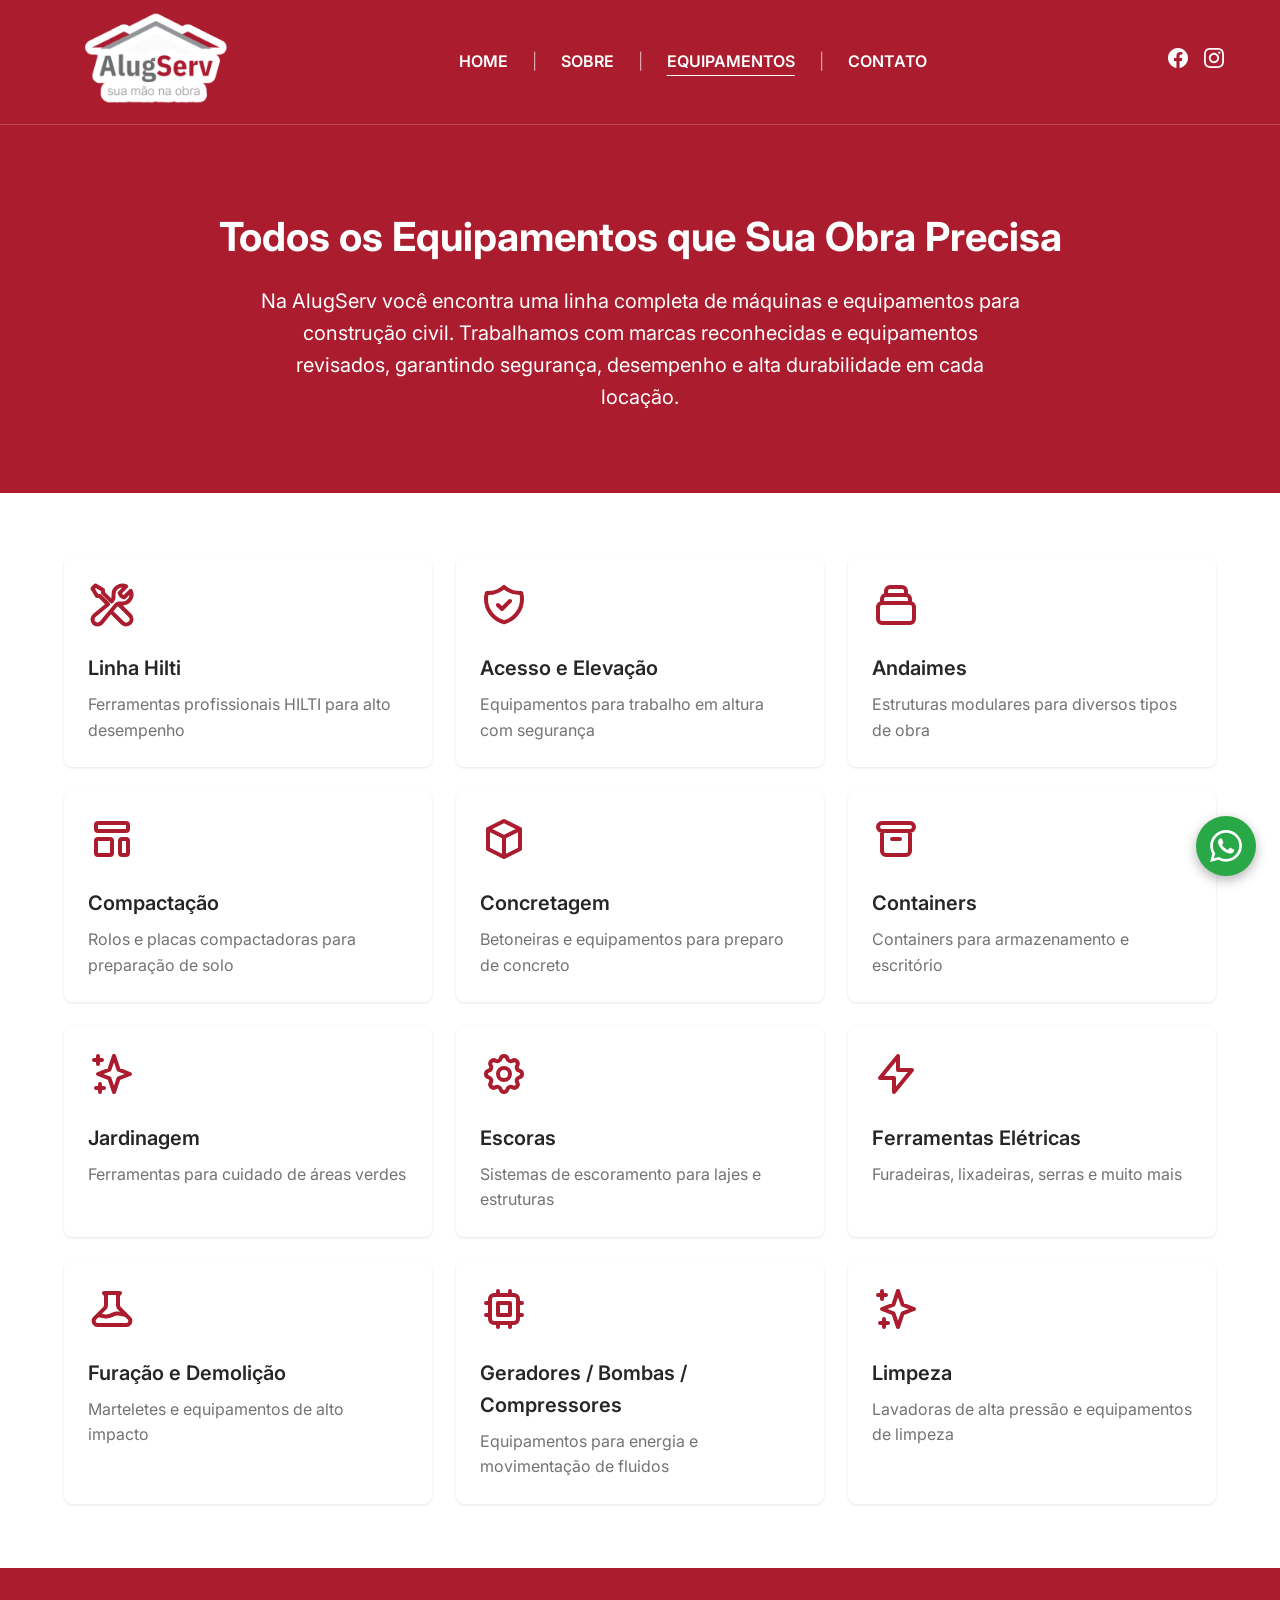
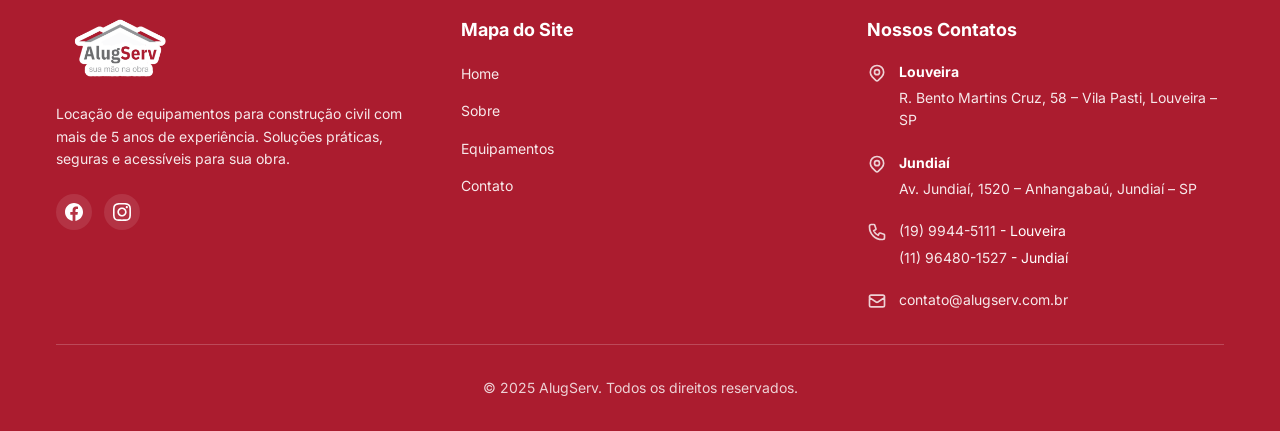
<file: produto.html>
<!DOCTYPE html>
<html lang="pt-BR">
<head>
    <!-- Google Tag Manager -->
    <script>(function(w,d,s,l,i){w[l]=w[l]||[];w[l].push({'gtm.start':
    new Date().getTime(),event:'gtm.js'});var f=d.getElementsByTagName(s)[0],
    j=d.createElement(s),dl=l!='dataLayer'?'&l='+l:'';j.async=true;j.src=
    'https://www.googletagmanager.com/gtm.js?id='+i+dl;f.parentNode.insertBefore(j,f);
    })(window,document,'script','dataLayer','GTM-WCWLQDQR');</script>
    <!-- End Google Tag Manager -->
    <meta charset="UTF-8">
    <meta name="viewport" content="width=device-width, initial-scale=1.0">
    <meta name="description" content="Equipamento para locação - AlugServ Jundiaí e Louveira.">
    <title>Produto - AlugServ</title>
    <link rel="preconnect" href="https://fonts.googleapis.com">
    <link rel="preconnect" href="https://fonts.gstatic.com" crossorigin>
    <link href="https://fonts.googleapis.com/css2?family=Inter:wght@300;400;500;600;700&display=swap" rel="stylesheet">
    <link rel="stylesheet" href="css/main.css?v=6">
    <link rel="icon" type="image/png" href="assets/images/logo.png">
</head>
<body>
    <!-- Google Tag Manager (noscript) -->
    <noscript><iframe src="https://www.googletagmanager.com/ns.html?id=GTM-WCWLQDQR"
    height="0" width="0" style="display:none;visibility:hidden"></iframe></noscript>
    <!-- End Google Tag Manager (noscript) -->
    <!-- Header -->
    <header class="header">
        <div class="container">
            <a href="index.html" class="header-logo">
                <img src="assets/images/logo.png" alt="AlugServ">
            </a>

            <nav class="header-nav">
                <ul>
                    <li>
                        <a href="index.html">Home</a>
                        <span class="nav-separator">|</span>
                    </li>
                    <li>
                        <a href="sobre.html">Sobre</a>
                        <span class="nav-separator">|</span>
                    </li>
                    <li>
                        <a href="equipamentos.html" class="active">Equipamentos</a>
                        <span class="nav-separator">|</span>
                    </li>
                    <li>
                        <a href="contato.html">Contato</a>
                    </li>
                </ul>
            </nav>

            <div class="header-social">
                <a href="https://facebook.com/alugserv" target="_blank" rel="noopener noreferrer" aria-label="Facebook">
                    <svg fill="currentColor" viewBox="0 0 24 24"><path d="M24 12.073c0-6.627-5.373-12-12-12s-12 5.373-12 12c0 5.99 4.388 10.954 10.125 11.854v-8.385H7.078v-3.47h3.047V9.43c0-3.007 1.792-4.669 4.533-4.669 1.312 0 2.686.235 2.686.235v2.953H15.83c-1.491 0-1.956.925-1.956 1.874v2.25h3.328l-.532 3.47h-2.796v8.385C19.612 23.027 24 18.062 24 12.073z"/></svg>
                </a>
                <a href="https://instagram.com/alugserv" target="_blank" rel="noopener noreferrer" aria-label="Instagram">
                    <svg fill="currentColor" viewBox="0 0 24 24"><path d="M12 2.163c3.204 0 3.584.012 4.85.07 3.252.148 4.771 1.691 4.919 4.919.058 1.265.069 1.645.069 4.849 0 3.205-.012 3.584-.069 4.849-.149 3.225-1.664 4.771-4.919 4.919-1.266.058-1.644.07-4.85.07-3.204 0-3.584-.012-4.849-.07-3.26-.149-4.771-1.699-4.919-4.92-.058-1.265-.07-1.644-.07-4.849 0-3.204.013-3.583.07-4.849.149-3.227 1.664-4.771 4.919-4.919 1.266-.057 1.645-.069 4.849-.069zm0-2.163c-3.259 0-3.667.014-4.947.072-4.358.2-6.78 2.618-6.98 6.98-.059 1.281-.073 1.689-.073 4.948 0 3.259.014 3.668.072 4.948.2 4.358 2.618 6.78 6.98 6.98 1.281.058 1.689.072 4.948.072 3.259 0 3.668-.014 4.948-.072 4.354-.2 6.782-2.618 6.979-6.98.059-1.28.073-1.689.073-4.948 0-3.259-.014-3.667-.072-4.947-.196-4.354-2.617-6.78-6.979-6.98-1.281-.059-1.69-.073-4.949-.073zm0 5.838c-3.403 0-6.162 2.759-6.162 6.162s2.759 6.163 6.162 6.163 6.162-2.759 6.162-6.163c0-3.403-2.759-6.162-6.162-6.162zm0 10.162c-2.209 0-4-1.79-4-4 0-2.209 1.791-4 4-4s4 1.791 4 4c0 2.21-1.791 4-4 4zm6.406-11.845c-.796 0-1.441.645-1.441 1.44s.645 1.44 1.441 1.44c.795 0 1.439-.645 1.439-1.44s-.644-1.44-1.439-1.44z"/></svg>
                </a>
            </div>

            <button class="menu-toggle" aria-label="Menu">
                <svg fill="none" stroke="currentColor" viewBox="0 0 24 24">
                    <path stroke-linecap="round" stroke-linejoin="round" stroke-width="2" d="M4 6h16M4 12h16M4 18h16"/>
                </svg>
            </button>
        </div>

        <nav class="mobile-nav">
            <ul>
                <li><a href="index.html">Home</a></li>
                <li><a href="sobre.html">Sobre</a></li>
                <li><a href="equipamentos.html" class="active">Equipamentos</a></li>
                <li><a href="contato.html">Contato</a></li>
            </ul>
        </nav>
    </header>

    <!-- Breadcrumb -->
    <section class="breadcrumb-section">
        <div class="container">
            <nav class="breadcrumb" id="breadcrumb">
                <a href="index.html">Home</a>
                <span class="separator">/</span>
                <a href="equipamentos.html">Equipamentos</a>
                <span class="separator">/</span>
                <span class="current">Carregando...</span>
            </nav>
        </div>
    </section>

    <!-- Product Content -->
    <section class="product-page">
        <div class="container">
            <div id="productContent">
                <div class="loading-state">
                    <div class="loading-spinner"></div>
                    <p>Carregando produto...</p>
                </div>
            </div>
        </div>
    </section>

    <!-- CTA -->
    <section class="bg-secondary">
        <div class="container text-center">
            <h2 class="section-title">Fale com a AlugServ e solicite um orçamento imediato</h2>
            <div style="display: flex; flex-direction: column; gap: 1rem; justify-content: center; align-items: center; max-width: 500px; margin: 0 auto;" class="cta-buttons">
                <a href="https://wa.link/sxon0i" class="btn btn-whatsapp btn-lg" target="_blank" rel="noopener" style="width: 100%; text-decoration: none;">
                    <svg fill="currentColor" viewBox="0 0 24 24" width="20" height="20"><path d="M17.472 14.382c-.297-.149-1.758-.867-2.03-.967-.273-.099-.471-.148-.67.15-.197.297-.767.966-.94 1.164-.173.199-.347.223-.644.075-.297-.15-1.255-.463-2.39-1.475-.883-.788-1.48-1.761-1.653-2.059-.173-.297-.018-.458.13-.606.134-.133.298-.347.446-.52.149-.174.198-.298.298-.497.099-.198.05-.371-.025-.52-.075-.149-.669-1.612-.916-2.207-.242-.579-.487-.5-.669-.51-.173-.008-.371-.01-.57-.01-.198 0-.52.074-.792.372-.272.297-1.04 1.016-1.04 2.479 0 1.462 1.065 2.875 1.213 3.074.149.198 2.096 3.2 5.077 4.487.709.306 1.262.489 1.694.625.712.227 1.36.195 1.871.118.571-.085 1.758-.719 2.006-1.413.248-.694.248-1.289.173-1.413-.074-.124-.272-.198-.57-.347m-5.421 7.403h-.004a9.87 9.87 0 01-5.031-1.378l-.361-.214-3.741.982.998-3.648-.235-.374a9.86 9.86 0 01-1.51-5.26c.001-5.45 4.436-9.884 9.888-9.884 2.64 0 5.122 1.03 6.988 2.898a9.825 9.825 0 012.893 6.994c-.003 5.45-4.437 9.884-9.885 9.884m8.413-18.297A11.815 11.815 0 0012.05 0C5.495 0 .16 5.335.157 11.892c0 2.096.547 4.142 1.588 5.945L.057 24l6.305-1.654a11.882 11.882 0 005.683 1.448h.005c6.554 0 11.89-5.335 11.893-11.893a11.821 11.821 0 00-3.48-8.413z"/></svg>
                    Louveira - (19) 9944-5111
                </a>
                <a href="https://wa.link/uqms8y" class="btn btn-whatsapp btn-lg" target="_blank" rel="noopener" style="width: 100%; text-decoration: none;">
                    <svg fill="currentColor" viewBox="0 0 24 24" width="20" height="20"><path d="M17.472 14.382c-.297-.149-1.758-.867-2.03-.967-.273-.099-.471-.148-.67.15-.197.297-.767.966-.94 1.164-.173.199-.347.223-.644.075-.297-.15-1.255-.463-2.39-1.475-.883-.788-1.48-1.761-1.653-2.059-.173-.297-.018-.458.13-.606.134-.133.298-.347.446-.52.149-.174.198-.298.298-.497.099-.198.05-.371-.025-.52-.075-.149-.669-1.612-.916-2.207-.242-.579-.487-.5-.669-.51-.173-.008-.371-.01-.57-.01-.198 0-.52.074-.792.372-.272.297-1.04 1.016-1.04 2.479 0 1.462 1.065 2.875 1.213 3.074.149.198 2.096 3.2 5.077 4.487.709.306 1.262.489 1.694.625.712.227 1.36.195 1.871.118.571-.085 1.758-.719 2.006-1.413.248-.694.248-1.289.173-1.413-.074-.124-.272-.198-.57-.347m-5.421 7.403h-.004a9.87 9.87 0 01-5.031-1.378l-.361-.214-3.741.982.998-3.648-.235-.374a9.86 9.86 0 01-1.51-5.26c.001-5.45 4.436-9.884 9.888-9.884 2.64 0 5.122 1.03 6.988 2.898a9.825 9.825 0 012.893 6.994c-.003 5.45-4.437 9.884-9.885 9.884m8.413-18.297A11.815 11.815 0 0012.05 0C5.495 0 .16 5.335.157 11.892c0 2.096.547 4.142 1.588 5.945L.057 24l6.305-1.654a11.882 11.882 0 005.683 1.448h.005c6.554 0 11.89-5.335 11.893-11.893a11.821 11.821 0 00-3.48-8.413z"/></svg>
                    Jundiai - (11) 9648-1527
                </a>
            </div>
        </div>
    </section>

    <!-- Footer -->
    <footer class="footer">
        <div class="container">
            <div class="footer-grid">
                <!-- Coluna 1: Logo, Descrição e Redes Sociais -->
                <div class="footer-column">
                    <img src="assets/images/logo.png" alt="AlugServ" class="footer-logo">
                    <p class="footer-description">Locação de equipamentos para construção civil com mais de 5 anos de experiência. Soluções práticas, seguras e acessíveis para sua obra.</p>
                    <div class="footer-social">
                        <a href="https://facebook.com/alugserv" target="_blank" rel="noopener noreferrer" aria-label="Facebook">
                            <svg fill="currentColor" viewBox="0 0 24 24"><path d="M24 12.073c0-6.627-5.373-12-12-12s-12 5.373-12 12c0 5.99 4.388 10.954 10.125 11.854v-8.385H7.078v-3.47h3.047V9.43c0-3.007 1.792-4.669 4.533-4.669 1.312 0 2.686.235 2.686.235v2.953H15.83c-1.491 0-1.956.925-1.956 1.874v2.25h3.328l-.532 3.47h-2.796v8.385C19.612 23.027 24 18.062 24 12.073z"/></svg>
                        </a>
                        <a href="https://instagram.com/alugserv" target="_blank" rel="noopener noreferrer" aria-label="Instagram">
                            <svg fill="currentColor" viewBox="0 0 24 24"><path d="M12 2.163c3.204 0 3.584.012 4.85.07 3.252.148 4.771 1.691 4.919 4.919.058 1.265.069 1.645.069 4.849 0 3.205-.012 3.584-.069 4.849-.149 3.225-1.664 4.771-4.919 4.919-1.266.058-1.644.07-4.85.07-3.204 0-3.584-.012-4.849-.07-3.26-.149-4.771-1.699-4.919-4.92-.058-1.265-.07-1.644-.07-4.849 0-3.204.013-3.583.07-4.849.149-3.227 1.664-4.771 4.919-4.919 1.266-.057 1.645-.069 4.849-.069zm0-2.163c-3.259 0-3.667.014-4.947.072-4.358.2-6.78 2.618-6.98 6.98-.059 1.281-.073 1.689-.073 4.948 0 3.259.014 3.668.072 4.948.2 4.358 2.618 6.78 6.98 6.98 1.281.058 1.689.072 4.948.072 3.259 0 3.668-.014 4.948-.072 4.354-.2 6.782-2.618 6.979-6.98.059-1.28.073-1.689.073-4.948 0-3.259-.014-3.667-.072-4.947-.196-4.354-2.617-6.78-6.979-6.98-1.281-.059-1.69-.073-4.949-.073zm0 5.838c-3.403 0-6.162 2.759-6.162 6.162s2.759 6.163 6.162 6.163 6.162-2.759 6.162-6.163c0-3.403-2.759-6.162-6.162-6.162zm0 10.162c-2.209 0-4-1.79-4-4 0-2.209 1.791-4 4-4s4 1.791 4 4c0 2.21-1.791 4-4 4zm6.406-11.845c-.796 0-1.441.645-1.441 1.44s.645 1.44 1.441 1.44c.795 0 1.439-.645 1.439-1.44s-.644-1.44-1.439-1.44z"/></svg>
                        </a>
                    </div>
                </div>

                <!-- Coluna 2: Mapa do Site -->
                <div class="footer-column">
                    <h3>Mapa do Site</h3>
                    <nav class="footer-nav">
                        <ul>
                            <li><a href="index.html">Home</a></li>
                            <li><a href="sobre.html">Sobre</a></li>
                            <li><a href="equipamentos.html">Equipamentos</a></li>
                            <li><a href="contato.html">Contato</a></li>
                        </ul>
                    </nav>
                </div>

                <!-- Coluna 3: Endereços e Contatos -->
                <div class="footer-column">
                    <h3>Nossos Contatos</h3>
                    <div class="footer-contact">
                        <div class="footer-contact-item">
                            <svg fill="none" stroke="currentColor" viewBox="0 0 24 24"><path stroke-linecap="round" stroke-linejoin="round" stroke-width="2" d="M17.657 16.657L13.414 20.9a1.998 1.998 0 01-2.827 0l-4.244-4.243a8 8 0 1111.314 0z"/><path stroke-linecap="round" stroke-linejoin="round" stroke-width="2" d="M15 11a3 3 0 11-6 0 3 3 0 016 0z"/></svg>
                            <div>
                                <p><strong>Louveira</strong></p>
                                <p><a href="https://maps.app.goo.gl/kyxTLH54siA2dK3G8" target="_blank" rel="noopener">R. Bento Martins Cruz, 58 – Vila Pasti, Louveira – SP</a></p>
                            </div>
                        </div>
                        <div class="footer-contact-item">
                            <svg fill="none" stroke="currentColor" viewBox="0 0 24 24"><path stroke-linecap="round" stroke-linejoin="round" stroke-width="2" d="M17.657 16.657L13.414 20.9a1.998 1.998 0 01-2.827 0l-4.244-4.243a8 8 0 1111.314 0z"/><path stroke-linecap="round" stroke-linejoin="round" stroke-width="2" d="M15 11a3 3 0 11-6 0 3 3 0 016 0z"/></svg>
                            <div>
                                <p><strong>Jundiaí</strong></p>
                                <p><a href="https://maps.app.goo.gl/Sr3TEcs32dF91m2y9" target="_blank" rel="noopener">Av. Jundiaí, 1520 – Anhangabaú, Jundiaí – SP</a></p>
                            </div>
                        </div>
                        <div class="footer-contact-item">
                            <svg fill="none" stroke="currentColor" viewBox="0 0 24 24"><path stroke-linecap="round" stroke-linejoin="round" stroke-width="2" d="M3 5a2 2 0 012-2h3.28a1 1 0 01.948.684l1.498 4.493a1 1 0 01-.502 1.21l-2.257 1.13a11.042 11.042 0 005.516 5.516l1.13-2.257a1 1 0 011.21-.502l4.493 1.498a1 1 0 01.684.949V19a2 2 0 01-2 2h-1C9.716 21 3 14.284 3 6V5z"/></svg>
                            <div>
                                <p><a href="https://wa.link/sxon0i" target="_blank" rel="noopener">(19) 9944-5111</a> - Louveira</p>
                                <p><a href="https://wa.link/uqms8y" target="_blank" rel="noopener">(11) 96480-1527</a> - Jundiaí</p>
                            </div>
                        </div>
                        <div class="footer-contact-item">
                            <svg fill="none" stroke="currentColor" viewBox="0 0 24 24"><path stroke-linecap="round" stroke-linejoin="round" stroke-width="2" d="M3 8l7.89 5.26a2 2 0 002.22 0L21 8M5 19h14a2 2 0 002-2V7a2 2 0 00-2-2H5a2 2 0 00-2 2v10a2 2 0 002 2z"/></svg>
                            <div>
                                <p><a href="mailto:contato@alugserv.com.br">contato@alugserv.com.br</a></p>
                            </div>
                        </div>
                    </div>
                </div>
            </div>

            <div class="footer-bottom">
                <p>&copy; 2025 AlugServ. Todos os direitos reservados.</p>
            </div>
        </div>
    </footer>

    <!-- Contact Floating Button -->
    <a href="contato.html" class="whatsapp-float" aria-label="Contato">
        <svg fill="currentColor" viewBox="0 0 24 24"><path d="M17.472 14.382c-.297-.149-1.758-.867-2.03-.967-.273-.099-.471-.148-.67.15-.197.297-.767.966-.94 1.164-.173.199-.347.223-.644.075-.297-.15-1.255-.463-2.39-1.475-.883-.788-1.48-1.761-1.653-2.059-.173-.297-.018-.458.13-.606.134-.133.298-.347.446-.52.149-.174.198-.298.298-.497.099-.198.05-.371-.025-.52-.075-.149-.669-1.612-.916-2.207-.242-.579-.487-.5-.669-.51-.173-.008-.371-.01-.57-.01-.198 0-.52.074-.792.372-.272.297-1.04 1.016-1.04 2.479 0 1.462 1.065 2.875 1.213 3.074.149.198 2.096 3.2 5.077 4.487.709.306 1.262.489 1.694.625.712.227 1.36.195 1.871.118.571-.085 1.758-.719 2.006-1.413.248-.694.248-1.289.173-1.413-.074-.124-.272-.198-.57-.347m-5.421 7.403h-.004a9.87 9.87 0 01-5.031-1.378l-.361-.214-3.741.982.998-3.648-.235-.374a9.86 9.86 0 01-1.51-5.26c.001-5.45 4.436-9.884 9.888-9.884 2.64 0 5.122 1.03 6.988 2.898a9.825 9.825 0 012.893 6.994c-.003 5.45-4.437 9.884-9.885 9.884m8.413-18.297A11.815 11.815 0 0012.05 0C5.495 0 .16 5.335.157 11.892c0 2.096.547 4.142 1.588 5.945L.057 24l6.305-1.654a11.882 11.882 0 005.683 1.448h.005c6.554 0 11.89-5.335 11.893-11.893a11.821 11.821 0 00-3.48-8.413z"/></svg>
    </a>

    <script src="js/main.js?v=3"></script>
    <script src="js/woocommerce.js"></script>
    <script src="js/produtos.js?v=2"></script>
    <script>
        // Initialize product page
        document.addEventListener('DOMContentLoaded', function() {
            initProductPage();
        });
    </script>
</body>
</html>
</file>
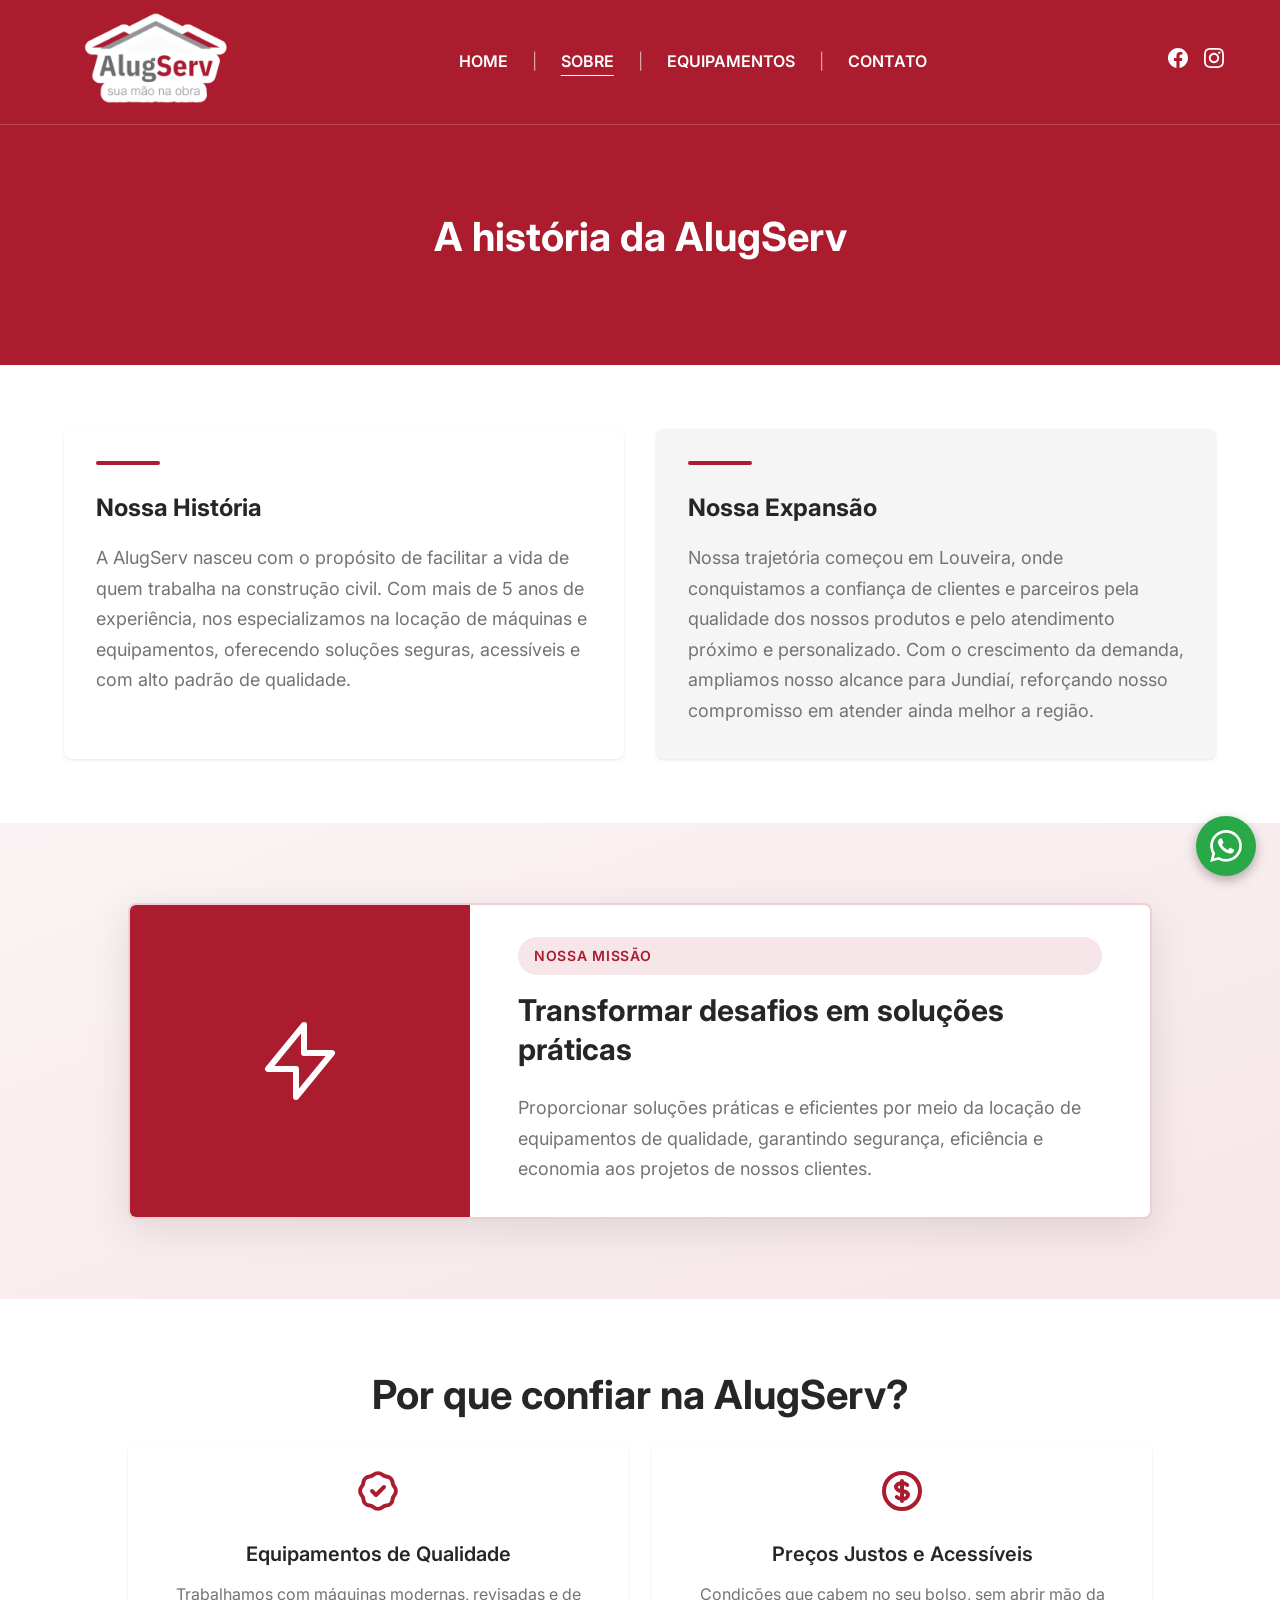
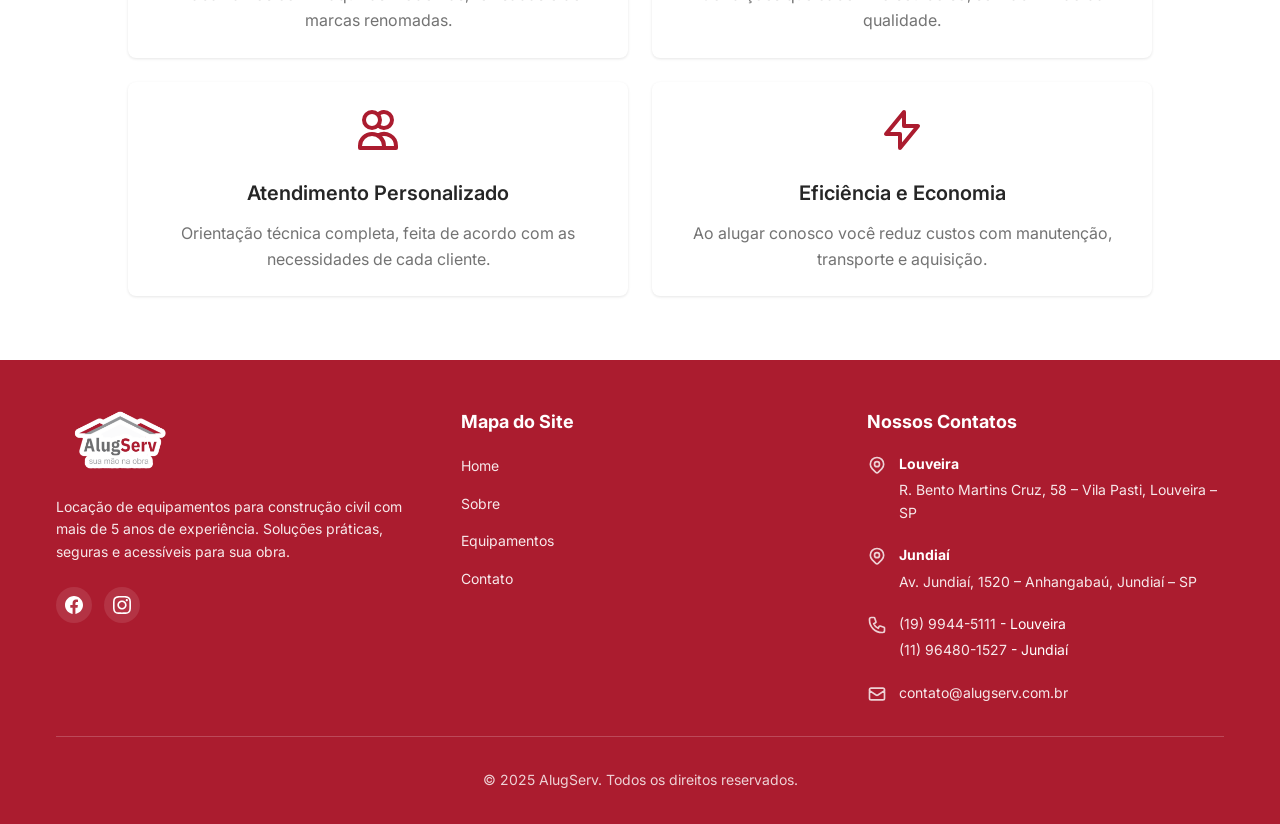
<file: sobre.html>
<!DOCTYPE html>
<html lang="pt-BR">
<head>
    <!-- Google Tag Manager -->
    <script>(function(w,d,s,l,i){w[l]=w[l]||[];w[l].push({'gtm.start':
    new Date().getTime(),event:'gtm.js'});var f=d.getElementsByTagName(s)[0],
    j=d.createElement(s),dl=l!='dataLayer'?'&l='+l:'';j.async=true;j.src=
    'https://www.googletagmanager.com/gtm.js?id='+i+dl;f.parentNode.insertBefore(j,f);
    })(window,document,'script','dataLayer','GTM-WCWLQDQR');</script>
    <!-- End Google Tag Manager -->
    <meta charset="UTF-8">
    <meta name="viewport" content="width=device-width, initial-scale=1.0">
    <meta name="description" content="Conheça a história da AlugServ - Mais de 5 anos de experiência em locação de equipamentos para construção civil em Jundiaí e Louveira.">
    <title>Sobre - AlugServ</title>
    <link rel="preconnect" href="https://fonts.googleapis.com">
    <link rel="preconnect" href="https://fonts.gstatic.com" crossorigin>
    <link href="https://fonts.googleapis.com/css2?family=Inter:wght@300;400;500;600;700&display=swap" rel="stylesheet">
    <link rel="stylesheet" href="css/main.css?v=6">
    <link rel="icon" type="image/png" href="assets/images/logo.png">
</head>
<body>
    <!-- Google Tag Manager (noscript) -->
    <noscript><iframe src="https://www.googletagmanager.com/ns.html?id=GTM-WCWLQDQR"
    height="0" width="0" style="display:none;visibility:hidden"></iframe></noscript>
    <!-- End Google Tag Manager (noscript) -->
    <!-- Header -->
    <header class="header">
        <div class="container">
            <a href="index.html" class="header-logo">
                <img src="assets/images/logo.png" alt="AlugServ">
            </a>

            <nav class="header-nav">
                <ul>
                    <li>
                        <a href="index.html">Home</a>
                        <span class="nav-separator">|</span>
                    </li>
                    <li>
                        <a href="sobre.html" class="active">Sobre</a>
                        <span class="nav-separator">|</span>
                    </li>
                    <li>
                        <a href="equipamentos.html">Equipamentos</a>
                        <span class="nav-separator">|</span>
                    </li>
                    <li>
                        <a href="contato.html">Contato</a>
                    </li>
                </ul>
            </nav>

            <div class="header-social">
                <a href="https://facebook.com/alugserv" target="_blank" rel="noopener noreferrer" aria-label="Facebook">
                    <svg fill="currentColor" viewBox="0 0 24 24"><path d="M24 12.073c0-6.627-5.373-12-12-12s-12 5.373-12 12c0 5.99 4.388 10.954 10.125 11.854v-8.385H7.078v-3.47h3.047V9.43c0-3.007 1.792-4.669 4.533-4.669 1.312 0 2.686.235 2.686.235v2.953H15.83c-1.491 0-1.956.925-1.956 1.874v2.25h3.328l-.532 3.47h-2.796v8.385C19.612 23.027 24 18.062 24 12.073z"/></svg>
                </a>
                <a href="https://instagram.com/alugserv" target="_blank" rel="noopener noreferrer" aria-label="Instagram">
                    <svg fill="currentColor" viewBox="0 0 24 24"><path d="M12 2.163c3.204 0 3.584.012 4.85.07 3.252.148 4.771 1.691 4.919 4.919.058 1.265.069 1.645.069 4.849 0 3.205-.012 3.584-.069 4.849-.149 3.225-1.664 4.771-4.919 4.919-1.266.058-1.644.07-4.85.07-3.204 0-3.584-.012-4.849-.07-3.26-.149-4.771-1.699-4.919-4.92-.058-1.265-.07-1.644-.07-4.849 0-3.204.013-3.583.07-4.849.149-3.227 1.664-4.771 4.919-4.919 1.266-.057 1.645-.069 4.849-.069zm0-2.163c-3.259 0-3.667.014-4.947.072-4.358.2-6.78 2.618-6.98 6.98-.059 1.281-.073 1.689-.073 4.948 0 3.259.014 3.668.072 4.948.2 4.358 2.618 6.78 6.98 6.98 1.281.058 1.689.072 4.948.072 3.259 0 3.668-.014 4.948-.072 4.354-.2 6.782-2.618 6.979-6.98.059-1.28.073-1.689.073-4.948 0-3.259-.014-3.667-.072-4.947-.196-4.354-2.617-6.78-6.979-6.98-1.281-.059-1.69-.073-4.949-.073zm0 5.838c-3.403 0-6.162 2.759-6.162 6.162s2.759 6.163 6.162 6.163 6.162-2.759 6.162-6.163c0-3.403-2.759-6.162-6.162-6.162zm0 10.162c-2.209 0-4-1.79-4-4 0-2.209 1.791-4 4-4s4 1.791 4 4c0 2.21-1.791 4-4 4zm6.406-11.845c-.796 0-1.441.645-1.441 1.44s.645 1.44 1.441 1.44c.795 0 1.439-.645 1.439-1.44s-.644-1.44-1.439-1.44z"/></svg>
                </a>
            </div>

            <button class="menu-toggle" aria-label="Menu">
                <svg fill="none" stroke="currentColor" viewBox="0 0 24 24">
                    <path stroke-linecap="round" stroke-linejoin="round" stroke-width="2" d="M4 6h16M4 12h16M4 18h16"/>
                </svg>
            </button>
        </div>

        <nav class="mobile-nav">
            <ul>
                <li><a href="index.html">Home</a></li>
                <li><a href="sobre.html" class="active">Sobre</a></li>
                <li><a href="equipamentos.html">Equipamentos</a></li>
                <li><a href="contato.html">Contato</a></li>
            </ul>
        </nav>
    </header>

    <!-- Page Hero -->
    <section class="page-hero">
        <div class="container">
            <h1>A história da AlugServ</h1>
        </div>
    </section>

    <!-- História -->
    <section class="bg-background">
        <div class="container">
            <div class="about-cards">
                <div class="card about-card">
                    <div class="divider"></div>
                    <h3>Nossa História</h3>
                    <p>A AlugServ nasceu com o propósito de facilitar a vida de quem trabalha na construção civil. Com mais de 5 anos de experiência, nos especializamos na locação de máquinas e equipamentos, oferecendo soluções seguras, acessíveis e com alto padrão de qualidade.</p>
                </div>

                <div class="card about-card secondary">
                    <div class="divider"></div>
                    <h3>Nossa Expansão</h3>
                    <p>Nossa trajetória começou em Louveira, onde conquistamos a confiança de clientes e parceiros pela qualidade dos nossos produtos e pelo atendimento próximo e personalizado. Com o crescimento da demanda, ampliamos nosso alcance para Jundiaí, reforçando nosso compromisso em atender ainda melhor a região.</p>
                </div>
            </div>
        </div>
    </section>

    <!-- Missão -->
    <section class="mission-section">
        <div class="container">
            <div class="card mission-card">
                <div class="mission-icon">
                    <svg fill="none" stroke="currentColor" viewBox="0 0 24 24">
                        <path stroke-linecap="round" stroke-linejoin="round" stroke-width="1.5" d="M13 10V3L4 14h7v7l9-11h-7z"/>
                    </svg>
                </div>
                <div class="mission-content">
                    <span class="mission-badge">Nossa Missão</span>
                    <h2>Transformar desafios em soluções práticas</h2>
                    <p>Proporcionar soluções práticas e eficientes por meio da locação de equipamentos de qualidade, garantindo segurança, eficiência e economia aos projetos de nossos clientes.</p>
                </div>
            </div>
        </div>
    </section>

    <!-- Por que confiar -->
    <section class="bg-background">
        <div class="container">
            <h2 class="section-title">Por que confiar na AlugServ?</h2>

            <div class="grid-2" style="max-width: 64rem; margin: 0 auto;">
                <div class="card differential-card">
                    <svg class="differential-icon" fill="none" stroke="currentColor" viewBox="0 0 24 24">
                        <path stroke-linecap="round" stroke-linejoin="round" stroke-width="2" d="M9 12l2 2 4-4M7.835 4.697a3.42 3.42 0 001.946-.806 3.42 3.42 0 014.438 0 3.42 3.42 0 001.946.806 3.42 3.42 0 013.138 3.138 3.42 3.42 0 00.806 1.946 3.42 3.42 0 010 4.438 3.42 3.42 0 00-.806 1.946 3.42 3.42 0 01-3.138 3.138 3.42 3.42 0 00-1.946.806 3.42 3.42 0 01-4.438 0 3.42 3.42 0 00-1.946-.806 3.42 3.42 0 01-3.138-3.138 3.42 3.42 0 00-.806-1.946 3.42 3.42 0 010-4.438 3.42 3.42 0 00.806-1.946 3.42 3.42 0 013.138-3.138z"/>
                    </svg>
                    <h3 class="differential-title">Equipamentos de Qualidade</h3>
                    <p class="differential-description">Trabalhamos com máquinas modernas, revisadas e de marcas renomadas.</p>
                </div>

                <div class="card differential-card">
                    <svg class="differential-icon" fill="none" stroke="currentColor" viewBox="0 0 24 24">
                        <path stroke-linecap="round" stroke-linejoin="round" stroke-width="2" d="M12 8c-1.657 0-3 .895-3 2s1.343 2 3 2 3 .895 3 2-1.343 2-3 2m0-8c1.11 0 2.08.402 2.599 1M12 8V7m0 1v8m0 0v1m0-1c-1.11 0-2.08-.402-2.599-1M21 12a9 9 0 11-18 0 9 9 0 0118 0z"/>
                    </svg>
                    <h3 class="differential-title">Preços Justos e Acessíveis</h3>
                    <p class="differential-description">Condições que cabem no seu bolso, sem abrir mão da qualidade.</p>
                </div>

                <div class="card differential-card">
                    <svg class="differential-icon" fill="none" stroke="currentColor" viewBox="0 0 24 24">
                        <path stroke-linecap="round" stroke-linejoin="round" stroke-width="2" d="M12 4.354a4 4 0 110 5.292M15 21H3v-1a6 6 0 0112 0v1zm0 0h6v-1a6 6 0 00-9-5.197M13 7a4 4 0 11-8 0 4 4 0 018 0z"/>
                    </svg>
                    <h3 class="differential-title">Atendimento Personalizado</h3>
                    <p class="differential-description">Orientação técnica completa, feita de acordo com as necessidades de cada cliente.</p>
                </div>

                <div class="card differential-card">
                    <svg class="differential-icon" fill="none" stroke="currentColor" viewBox="0 0 24 24">
                        <path stroke-linecap="round" stroke-linejoin="round" stroke-width="2" d="M13 10V3L4 14h7v7l9-11h-7z"/>
                    </svg>
                    <h3 class="differential-title">Eficiência e Economia</h3>
                    <p class="differential-description">Ao alugar conosco você reduz custos com manutenção, transporte e aquisição.</p>
                </div>
            </div>
        </div>
    </section>

    <!-- Footer -->
    <footer class="footer">
        <div class="container">
            <div class="footer-grid">
                <!-- Coluna 1: Logo, Descrição e Redes Sociais -->
                <div class="footer-column">
                    <img src="assets/images/logo.png" alt="AlugServ" class="footer-logo">
                    <p class="footer-description">Locação de equipamentos para construção civil com mais de 5 anos de experiência. Soluções práticas, seguras e acessíveis para sua obra.</p>
                    <div class="footer-social">
                        <a href="https://facebook.com/alugserv" target="_blank" rel="noopener noreferrer" aria-label="Facebook">
                            <svg fill="currentColor" viewBox="0 0 24 24"><path d="M24 12.073c0-6.627-5.373-12-12-12s-12 5.373-12 12c0 5.99 4.388 10.954 10.125 11.854v-8.385H7.078v-3.47h3.047V9.43c0-3.007 1.792-4.669 4.533-4.669 1.312 0 2.686.235 2.686.235v2.953H15.83c-1.491 0-1.956.925-1.956 1.874v2.25h3.328l-.532 3.47h-2.796v8.385C19.612 23.027 24 18.062 24 12.073z"/></svg>
                        </a>
                        <a href="https://instagram.com/alugserv" target="_blank" rel="noopener noreferrer" aria-label="Instagram">
                            <svg fill="currentColor" viewBox="0 0 24 24"><path d="M12 2.163c3.204 0 3.584.012 4.85.07 3.252.148 4.771 1.691 4.919 4.919.058 1.265.069 1.645.069 4.849 0 3.205-.012 3.584-.069 4.849-.149 3.225-1.664 4.771-4.919 4.919-1.266.058-1.644.07-4.85.07-3.204 0-3.584-.012-4.849-.07-3.26-.149-4.771-1.699-4.919-4.92-.058-1.265-.07-1.644-.07-4.849 0-3.204.013-3.583.07-4.849.149-3.227 1.664-4.771 4.919-4.919 1.266-.057 1.645-.069 4.849-.069zm0-2.163c-3.259 0-3.667.014-4.947.072-4.358.2-6.78 2.618-6.98 6.98-.059 1.281-.073 1.689-.073 4.948 0 3.259.014 3.668.072 4.948.2 4.358 2.618 6.78 6.98 6.98 1.281.058 1.689.072 4.948.072 3.259 0 3.668-.014 4.948-.072 4.354-.2 6.782-2.618 6.979-6.98.059-1.28.073-1.689.073-4.948 0-3.259-.014-3.667-.072-4.947-.196-4.354-2.617-6.78-6.979-6.98-1.281-.059-1.69-.073-4.949-.073zm0 5.838c-3.403 0-6.162 2.759-6.162 6.162s2.759 6.163 6.162 6.163 6.162-2.759 6.162-6.163c0-3.403-2.759-6.162-6.162-6.162zm0 10.162c-2.209 0-4-1.79-4-4 0-2.209 1.791-4 4-4s4 1.791 4 4c0 2.21-1.791 4-4 4zm6.406-11.845c-.796 0-1.441.645-1.441 1.44s.645 1.44 1.441 1.44c.795 0 1.439-.645 1.439-1.44s-.644-1.44-1.439-1.44z"/></svg>
                        </a>
                    </div>
                </div>

                <!-- Coluna 2: Mapa do Site -->
                <div class="footer-column">
                    <h3>Mapa do Site</h3>
                    <nav class="footer-nav">
                        <ul>
                            <li><a href="index.html">Home</a></li>
                            <li><a href="sobre.html">Sobre</a></li>
                            <li><a href="equipamentos.html">Equipamentos</a></li>
                            <li><a href="contato.html">Contato</a></li>
                        </ul>
                    </nav>
                </div>

                <!-- Coluna 3: Endereços e Contatos -->
                <div class="footer-column">
                    <h3>Nossos Contatos</h3>
                    <div class="footer-contact">
                        <div class="footer-contact-item">
                            <svg fill="none" stroke="currentColor" viewBox="0 0 24 24"><path stroke-linecap="round" stroke-linejoin="round" stroke-width="2" d="M17.657 16.657L13.414 20.9a1.998 1.998 0 01-2.827 0l-4.244-4.243a8 8 0 1111.314 0z"/><path stroke-linecap="round" stroke-linejoin="round" stroke-width="2" d="M15 11a3 3 0 11-6 0 3 3 0 016 0z"/></svg>
                            <div>
                                <p><strong>Louveira</strong></p>
                                <p><a href="https://maps.app.goo.gl/kyxTLH54siA2dK3G8" target="_blank" rel="noopener">R. Bento Martins Cruz, 58 – Vila Pasti, Louveira – SP</a></p>
                            </div>
                        </div>
                        <div class="footer-contact-item">
                            <svg fill="none" stroke="currentColor" viewBox="0 0 24 24"><path stroke-linecap="round" stroke-linejoin="round" stroke-width="2" d="M17.657 16.657L13.414 20.9a1.998 1.998 0 01-2.827 0l-4.244-4.243a8 8 0 1111.314 0z"/><path stroke-linecap="round" stroke-linejoin="round" stroke-width="2" d="M15 11a3 3 0 11-6 0 3 3 0 016 0z"/></svg>
                            <div>
                                <p><strong>Jundiaí</strong></p>
                                <p><a href="https://maps.app.goo.gl/Sr3TEcs32dF91m2y9" target="_blank" rel="noopener">Av. Jundiaí, 1520 – Anhangabaú, Jundiaí – SP</a></p>
                            </div>
                        </div>
                        <div class="footer-contact-item">
                            <svg fill="none" stroke="currentColor" viewBox="0 0 24 24"><path stroke-linecap="round" stroke-linejoin="round" stroke-width="2" d="M3 5a2 2 0 012-2h3.28a1 1 0 01.948.684l1.498 4.493a1 1 0 01-.502 1.21l-2.257 1.13a11.042 11.042 0 005.516 5.516l1.13-2.257a1 1 0 011.21-.502l4.493 1.498a1 1 0 01.684.949V19a2 2 0 01-2 2h-1C9.716 21 3 14.284 3 6V5z"/></svg>
                            <div>
                                <p><a href="https://wa.link/sxon0i" target="_blank" rel="noopener">(19) 9944-5111</a> - Louveira</p>
                                <p><a href="https://wa.link/uqms8y" target="_blank" rel="noopener">(11) 96480-1527</a> - Jundiaí</p>
                            </div>
                        </div>
                        <div class="footer-contact-item">
                            <svg fill="none" stroke="currentColor" viewBox="0 0 24 24"><path stroke-linecap="round" stroke-linejoin="round" stroke-width="2" d="M3 8l7.89 5.26a2 2 0 002.22 0L21 8M5 19h14a2 2 0 002-2V7a2 2 0 00-2-2H5a2 2 0 00-2 2v10a2 2 0 002 2z"/></svg>
                            <div>
                                <p><a href="mailto:contato@alugserv.com.br">contato@alugserv.com.br</a></p>
                            </div>
                        </div>
                    </div>
                </div>
            </div>

            <div class="footer-bottom">
                <p>&copy; 2025 AlugServ. Todos os direitos reservados.</p>
            </div>
        </div>
    </footer>

    <!-- Contact Floating Button -->
    <a href="contato.html" class="whatsapp-float" aria-label="Contato">
        <svg fill="currentColor" viewBox="0 0 24 24"><path d="M17.472 14.382c-.297-.149-1.758-.867-2.03-.967-.273-.099-.471-.148-.67.15-.197.297-.767.966-.94 1.164-.173.199-.347.223-.644.075-.297-.15-1.255-.463-2.39-1.475-.883-.788-1.48-1.761-1.653-2.059-.173-.297-.018-.458.13-.606.134-.133.298-.347.446-.52.149-.174.198-.298.298-.497.099-.198.05-.371-.025-.52-.075-.149-.669-1.612-.916-2.207-.242-.579-.487-.5-.669-.51-.173-.008-.371-.01-.57-.01-.198 0-.52.074-.792.372-.272.297-1.04 1.016-1.04 2.479 0 1.462 1.065 2.875 1.213 3.074.149.198 2.096 3.2 5.077 4.487.709.306 1.262.489 1.694.625.712.227 1.36.195 1.871.118.571-.085 1.758-.719 2.006-1.413.248-.694.248-1.289.173-1.413-.074-.124-.272-.198-.57-.347m-5.421 7.403h-.004a9.87 9.87 0 01-5.031-1.378l-.361-.214-3.741.982.998-3.648-.235-.374a9.86 9.86 0 01-1.51-5.26c.001-5.45 4.436-9.884 9.888-9.884 2.64 0 5.122 1.03 6.988 2.898a9.825 9.825 0 012.893 6.994c-.003 5.45-4.437 9.884-9.885 9.884m8.413-18.297A11.815 11.815 0 0012.05 0C5.495 0 .16 5.335.157 11.892c0 2.096.547 4.142 1.588 5.945L.057 24l6.305-1.654a11.882 11.882 0 005.683 1.448h.005c6.554 0 11.89-5.335 11.893-11.893a11.821 11.821 0 00-3.48-8.413z"/></svg>
    </a>

    <script src="js/main.js?v=3"></script>
</body>
</html>
</file>
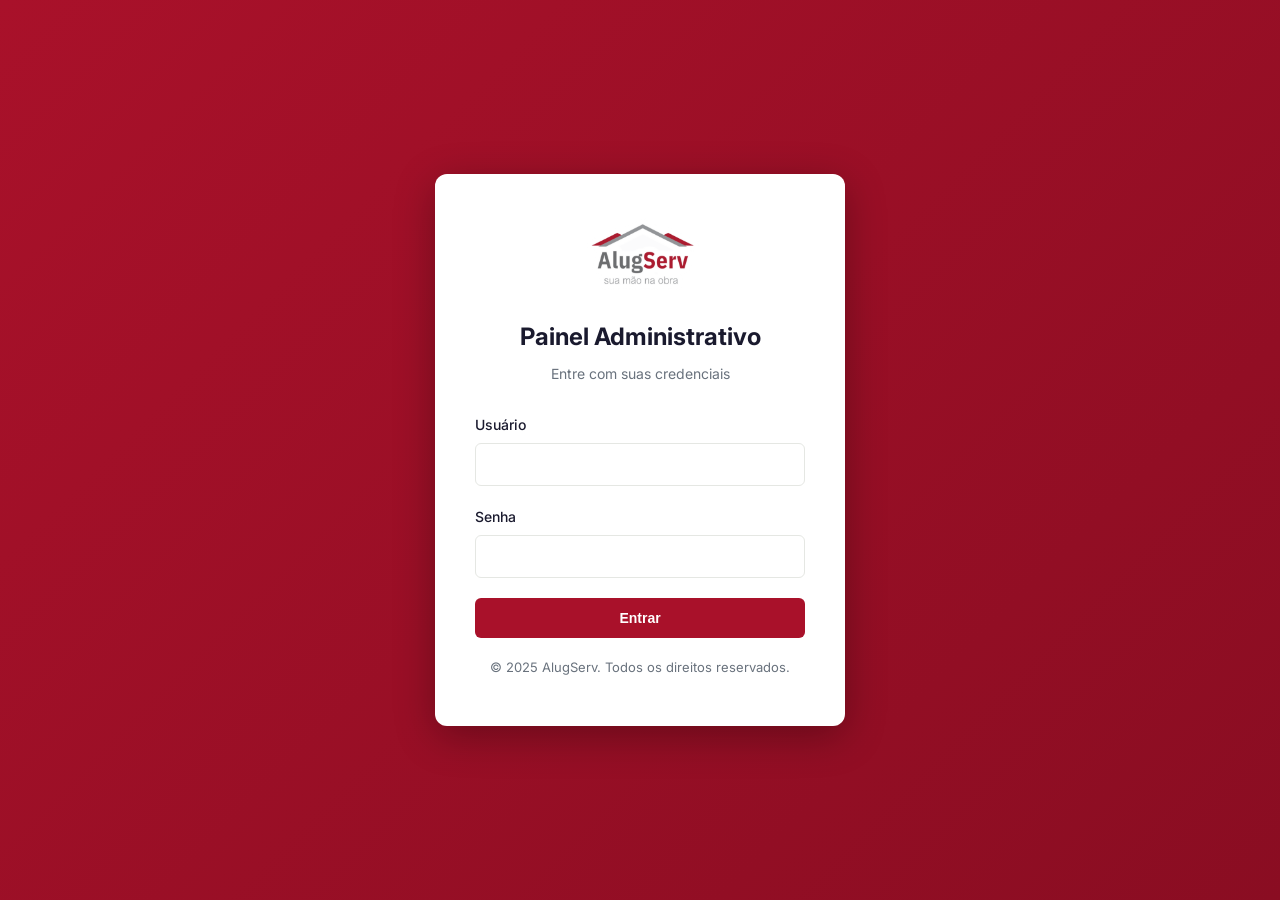
<file: admin/categories.html>
<!DOCTYPE html>
<html lang="pt-BR">
<head>
    <meta charset="UTF-8">
    <meta name="viewport" content="width=device-width, initial-scale=1.0">
    <title>Categorias - AlugServ Admin</title>
    <link rel="preconnect" href="https://fonts.googleapis.com">
    <link rel="preconnect" href="https://fonts.gstatic.com" crossorigin>
    <link href="https://fonts.googleapis.com/css2?family=Inter:wght@300;400;500;600;700&display=swap" rel="stylesheet">
    <link rel="stylesheet" href="css/admin.css">
    <link rel="icon" type="image/png" href="../assets/images/logo.png">
</head>
<body class="admin-layout">
    <!-- Sidebar -->
    <aside class="admin-sidebar">
        <div class="sidebar-header">
            <img src="../assets/images/logo.png" alt="AlugServ" class="sidebar-logo">
            <h2 class="sidebar-title">AlugServ Admin</h2>
        </div>
        <nav>
            <ul class="sidebar-menu">
                <li><a href="index.html">
                    <svg class="sidebar-icon" fill="none" stroke="currentColor" viewBox="0 0 24 24">
                        <path stroke-linecap="round" stroke-linejoin="round" stroke-width="2" d="M3 12l2-2m0 0l7-7 7 7M5 10v10a1 1 0 001 1h3m10-11l2 2m-2-2v10a1 1 0 01-1 1h-3m-6 0a1 1 0 001-1v-4a1 1 0 011-1h2a1 1 0 011 1v4a1 1 0 001 1m-6 0h6"></path>
                    </svg>
                    Dashboard
                </a></li>
                <li><a href="equipments.html">
                    <svg class="sidebar-icon" fill="none" stroke="currentColor" viewBox="0 0 24 24">
                        <path stroke-linecap="round" stroke-linejoin="round" stroke-width="2" d="M19 11H5m14 0a2 2 0 012 2v6a2 2 0 01-2 2H5a2 2 0 01-2-2v-6a2 2 0 012-2m14 0V9a2 2 0 00-2-2M5 11V9a2 2 0 012-2m0 0V5a2 2 0 012-2h6a2 2 0 012 2v2M7 7h10"></path>
                    </svg>
                    Equipamentos
                </a></li>
                <li><a href="categories.html" class="active">
                    <svg class="sidebar-icon" fill="none" stroke="currentColor" viewBox="0 0 24 24">
                        <path stroke-linecap="round" stroke-linejoin="round" stroke-width="2" d="M7 7h.01M7 3h5c.512 0 1.024.195 1.414.586l7 7a2 2 0 010 2.828l-7 7a2 2 0 01-2.828 0l-7-7A1.994 1.994 0 013 12V7a4 4 0 014-4z"></path>
                    </svg>
                    Categorias
                </a></li>
                <li><a href="users.html">
                    <svg class="sidebar-icon" fill="none" stroke="currentColor" viewBox="0 0 24 24">
                        <path stroke-linecap="round" stroke-linejoin="round" stroke-width="2" d="M12 4.354a4 4 0 110 5.292M15 21H3v-1a6 6 0 0112 0v1zm0 0h6v-1a6 6 0 00-9-5.197M13 7a4 4 0 11-8 0 4 4 0 018 0z"></path>
                    </svg>
                    Usuários
                </a></li>
                <li><a href="settings.html">
                    <svg class="sidebar-icon" fill="none" stroke="currentColor" viewBox="0 0 24 24">
                        <path stroke-linecap="round" stroke-linejoin="round" stroke-width="2" d="M10.325 4.317c.426-1.756 2.924-1.756 3.35 0a1.724 1.724 0 002.573 1.066c1.543-.94 3.31.826 2.37 2.37a1.724 1.724 0 001.065 2.572c1.756.426 1.756 2.924 0 3.35a1.724 1.724 0 00-1.066 2.573c.94 1.543-.826 3.31-2.37 2.37a1.724 1.724 0 00-2.572 1.065c-.426 1.756-2.924 1.756-3.35 0a1.724 1.724 0 00-2.573-1.066c-1.543.94-3.31-.826-2.37-2.37a1.724 1.724 0 00-1.065-2.572c-1.756-.426-1.756-2.924 0-3.35a1.724 1.724 0 001.066-2.573c-.94-1.543.826-3.31 2.37-2.37.996.608 2.296.07 2.572-1.065z"></path>
                        <path stroke-linecap="round" stroke-linejoin="round" stroke-width="2" d="M15 12a3 3 0 11-6 0 3 3 0 016 0z"></path>
                    </svg>
                    Configurações
                </a></li>
            </ul>
        </nav>
    </aside>

    <!-- Main Content -->
    <main class="admin-main">
        <header class="admin-header">
            <h1>Categorias</h1>
            <div class="admin-user">
                <span class="admin-user-name" id="userName">Admin</span>
                <button class="btn btn-secondary btn-sm" id="logoutBtn">Sair</button>
            </div>
        </header>

        <div class="admin-content">
            <div id="alertContainer"></div>

            <div class="card">
                <div class="card-header">
                    <h2 class="card-title">Lista de Categorias</h2>
                    <button class="btn btn-primary" onclick="openModal('categoryModal')">
                        <svg width="16" height="16" fill="none" stroke="currentColor" viewBox="0 0 24 24">
                            <path stroke-linecap="round" stroke-linejoin="round" stroke-width="2" d="M12 4v16m8-8H4"/>
                        </svg>
                        Nova Categoria
                    </button>
                </div>
                <div class="card-body">
                    <div class="table-responsive">
                        <table class="table">
                            <thead>
                                <tr>
                                    <th>ID</th>
                                    <th>Nome</th>
                                    <th>Slug</th>
                                    <th>Equipamentos</th>
                                    <th>Ações</th>
                                </tr>
                            </thead>
                            <tbody id="categoriesBody">
                                <tr>
                                    <td colspan="5" class="text-center">Carregando...</td>
                                </tr>
                            </tbody>
                        </table>
                    </div>
                </div>
            </div>
        </div>
    </main>

    <!-- Modal -->
    <div class="modal" id="categoryModal">
        <div class="modal-content">
            <div class="modal-header">
                <h3 class="modal-title" id="modalTitle">Nova Categoria</h3>
                <button class="modal-close" onclick="closeModal('categoryModal')">&times;</button>
            </div>
            <div class="modal-body">
                <form id="categoryForm">
                    <input type="hidden" id="categoryId">

                    <div class="form-group">
                        <label for="name">Nome *</label>
                        <input type="text" id="name" name="name" required onkeyup="generateSlug()">
                    </div>

                    <div class="form-group">
                        <label for="slug">Slug</label>
                        <input type="text" id="slug" name="slug">
                    </div>

                    <div class="form-group">
                        <label for="description">Descrição</label>
                        <textarea id="description" name="description" rows="3"></textarea>
                    </div>
                </form>
            </div>
            <div class="modal-footer">
                <button class="btn btn-secondary" onclick="closeModal('categoryModal')">Cancelar</button>
                <button class="btn btn-primary" onclick="saveCategory()">Salvar</button>
            </div>
        </div>
    </div>

    <script src="js/admin.js"></script>
    <script>
        requireAuth();

        // Generate slug from name
        function generateSlug() {
            const name = document.getElementById('name').value;
            document.getElementById('slug').value = createSlug(name);
        }

        // Load categories
        async function loadCategories() {
            try {
                const data = await apiRequest('categories.php');
                const tbody = document.getElementById('categoriesBody');

                if (data.categories && data.categories.length > 0) {
                    tbody.innerHTML = data.categories.map(item => `
                        <tr>
                            <td>${item.id}</td>
                            <td>${item.name}</td>
                            <td>${item.slug || '-'}</td>
                            <td>${item.equipment_count || 0}</td>
                            <td>
                                <button class="btn btn-sm btn-warning" onclick="editCategory(${item.id})">Editar</button>
                                <button class="btn btn-sm btn-danger" data-action="delete" data-id="${item.id}" data-type="categories">Excluir</button>
                            </td>
                        </tr>
                    `).join('');
                    initializeTableActions();
                } else {
                    tbody.innerHTML = '<tr><td colspan="5" class="text-center">Nenhuma categoria cadastrada</td></tr>';
                }
            } catch (error) {
                showAlert('Erro ao carregar categorias', 'error');
            }
        }

        // Edit category
        async function editCategory(id) {
            try {
                const data = await apiRequest(`categories.php?id=${id}`);
                const item = data.category;

                document.getElementById('modalTitle').textContent = 'Editar Categoria';
                document.getElementById('categoryId').value = item.id;
                document.getElementById('name').value = item.name;
                document.getElementById('slug').value = item.slug || '';
                document.getElementById('description').value = item.description || '';

                openModal('categoryModal');
            } catch (error) {
                showAlert('Erro ao carregar categoria', 'error');
            }
        }

        // Save category
        async function saveCategory() {
            const id = document.getElementById('categoryId').value;
            const formData = {
                name: document.getElementById('name').value,
                slug: document.getElementById('slug').value,
                description: document.getElementById('description').value
            };

            try {
                const method = id ? 'PUT' : 'POST';
                const endpoint = id ? `categories.php?id=${id}` : 'categories.php';

                await apiRequest(endpoint, {
                    method,
                    body: JSON.stringify(formData)
                });

                showAlert('Categoria salva com sucesso!', 'success');
                closeModal('categoryModal');
                resetForm();
                loadCategories();
            } catch (error) {
                showAlert(error.message, 'error');
            }
        }

        // Reset form
        function resetForm() {
            document.getElementById('categoryForm').reset();
            document.getElementById('categoryId').value = '';
            document.getElementById('modalTitle').textContent = 'Nova Categoria';
        }

        // Initialize
        loadCategories();
    </script>
</body>
</html>
</file>
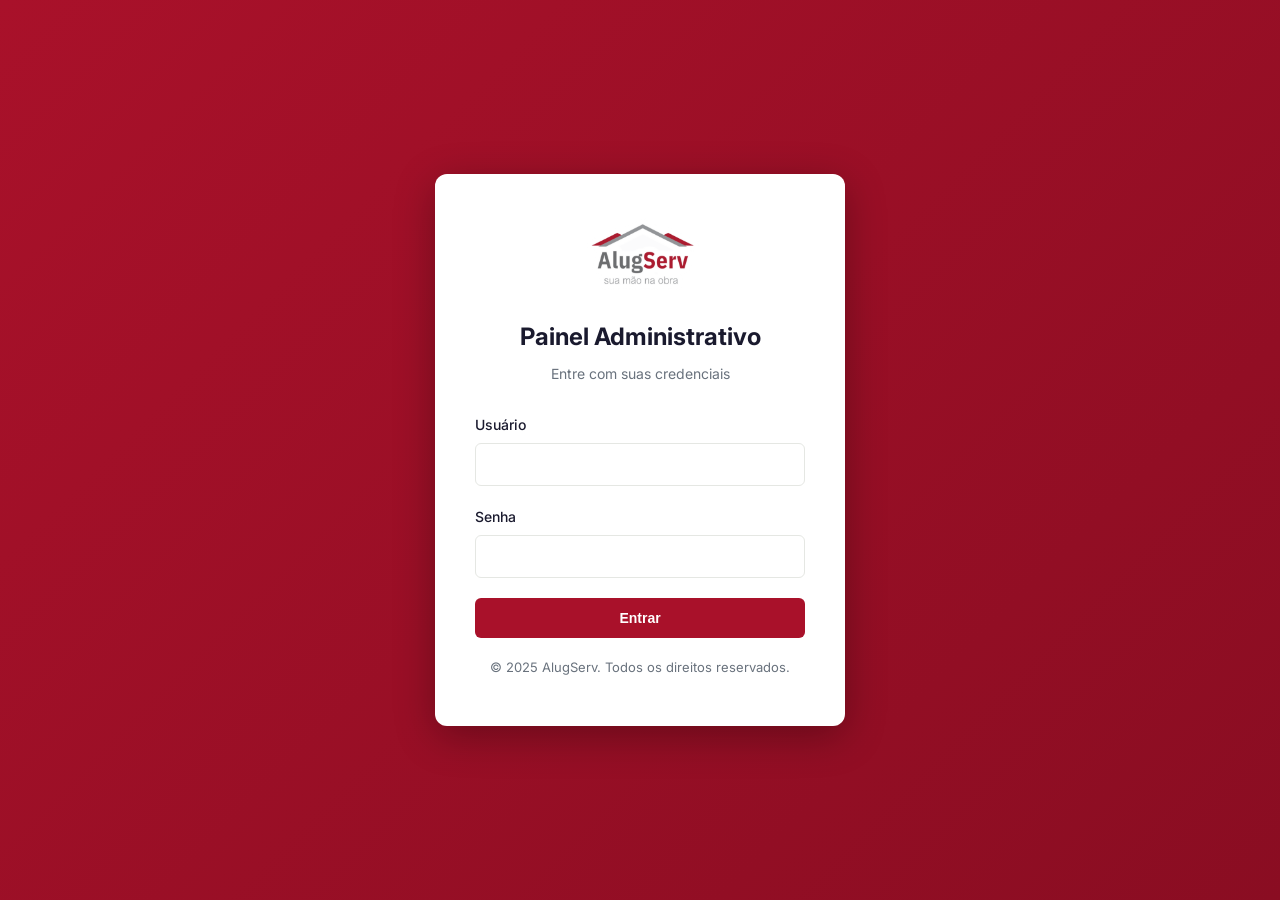
<file: admin/equipments.html>
<!DOCTYPE html>
<html lang="pt-BR">
<head>
    <meta charset="UTF-8">
    <meta name="viewport" content="width=device-width, initial-scale=1.0">
    <title>Equipamentos - AlugServ Admin</title>
    <link rel="preconnect" href="https://fonts.googleapis.com">
    <link rel="preconnect" href="https://fonts.gstatic.com" crossorigin>
    <link href="https://fonts.googleapis.com/css2?family=Inter:wght@300;400;500;600;700&display=swap" rel="stylesheet">
    <link rel="stylesheet" href="css/admin.css">
    <link rel="icon" type="image/png" href="../assets/images/logo.png">
</head>
<body class="admin-layout">
    <!-- Sidebar -->
    <aside class="admin-sidebar">
        <div class="sidebar-header">
            <img src="../assets/images/logo.png" alt="AlugServ" class="sidebar-logo">
            <h2 class="sidebar-title">AlugServ Admin</h2>
        </div>
        <nav>
            <ul class="sidebar-menu">
                <li><a href="index.html">
                    <svg class="sidebar-icon" fill="none" stroke="currentColor" viewBox="0 0 24 24">
                        <path stroke-linecap="round" stroke-linejoin="round" stroke-width="2" d="M3 12l2-2m0 0l7-7 7 7M5 10v10a1 1 0 001 1h3m10-11l2 2m-2-2v10a1 1 0 01-1 1h-3m-6 0a1 1 0 001-1v-4a1 1 0 011-1h2a1 1 0 011 1v4a1 1 0 001 1m-6 0h6"></path>
                    </svg>
                    Dashboard
                </a></li>
                <li><a href="equipments.html" class="active">
                    <svg class="sidebar-icon" fill="none" stroke="currentColor" viewBox="0 0 24 24">
                        <path stroke-linecap="round" stroke-linejoin="round" stroke-width="2" d="M19 11H5m14 0a2 2 0 012 2v6a2 2 0 01-2 2H5a2 2 0 01-2-2v-6a2 2 0 012-2m14 0V9a2 2 0 00-2-2M5 11V9a2 2 0 012-2m0 0V5a2 2 0 012-2h6a2 2 0 012 2v2M7 7h10"></path>
                    </svg>
                    Equipamentos
                </a></li>
                <li><a href="categories.html">
                    <svg class="sidebar-icon" fill="none" stroke="currentColor" viewBox="0 0 24 24">
                        <path stroke-linecap="round" stroke-linejoin="round" stroke-width="2" d="M7 7h.01M7 3h5c.512 0 1.024.195 1.414.586l7 7a2 2 0 010 2.828l-7 7a2 2 0 01-2.828 0l-7-7A1.994 1.994 0 013 12V7a4 4 0 014-4z"></path>
                    </svg>
                    Categorias
                </a></li>
                <li><a href="users.html">
                    <svg class="sidebar-icon" fill="none" stroke="currentColor" viewBox="0 0 24 24">
                        <path stroke-linecap="round" stroke-linejoin="round" stroke-width="2" d="M12 4.354a4 4 0 110 5.292M15 21H3v-1a6 6 0 0112 0v1zm0 0h6v-1a6 6 0 00-9-5.197M13 7a4 4 0 11-8 0 4 4 0 018 0z"></path>
                    </svg>
                    Usuários
                </a></li>
                <li><a href="settings.html">
                    <svg class="sidebar-icon" fill="none" stroke="currentColor" viewBox="0 0 24 24">
                        <path stroke-linecap="round" stroke-linejoin="round" stroke-width="2" d="M10.325 4.317c.426-1.756 2.924-1.756 3.35 0a1.724 1.724 0 002.573 1.066c1.543-.94 3.31.826 2.37 2.37a1.724 1.724 0 001.065 2.572c1.756.426 1.756 2.924 0 3.35a1.724 1.724 0 00-1.066 2.573c.94 1.543-.826 3.31-2.37 2.37a1.724 1.724 0 00-2.572 1.065c-.426 1.756-2.924 1.756-3.35 0a1.724 1.724 0 00-2.573-1.066c-1.543.94-3.31-.826-2.37-2.37a1.724 1.724 0 00-1.065-2.572c-1.756-.426-1.756-2.924 0-3.35a1.724 1.724 0 001.066-2.573c-.94-1.543.826-3.31 2.37-2.37.996.608 2.296.07 2.572-1.065z"></path>
                        <path stroke-linecap="round" stroke-linejoin="round" stroke-width="2" d="M15 12a3 3 0 11-6 0 3 3 0 016 0z"></path>
                    </svg>
                    Configurações
                </a></li>
            </ul>
        </nav>
    </aside>

    <!-- Main Content -->
    <main class="admin-main">
        <header class="admin-header">
            <h1>Equipamentos</h1>
            <div class="admin-user">
                <span class="admin-user-name" id="userName">Admin</span>
                <button class="btn btn-secondary btn-sm" id="logoutBtn">Sair</button>
            </div>
        </header>

        <div class="admin-content">
            <div id="alertContainer"></div>

            <div class="card">
                <div class="card-header">
                    <h2 class="card-title">Lista de Equipamentos</h2>
                    <button class="btn btn-primary" onclick="openModal('equipmentModal')">
                        <svg width="16" height="16" fill="none" stroke="currentColor" viewBox="0 0 24 24">
                            <path stroke-linecap="round" stroke-linejoin="round" stroke-width="2" d="M12 4v16m8-8H4"/>
                        </svg>
                        Novo Equipamento
                    </button>
                </div>
                <div class="card-body">
                    <!-- Info de total e paginação -->
                    <div style="display:flex;justify-content:space-between;align-items:center;margin-bottom:1rem;">
                        <span id="equipmentsInfo" style="color:#666;font-size:0.9rem;">Carregando...</span>
                        <select id="perPageSelect" onchange="changePerPage()" style="padding:0.4rem;border-radius:4px;border:1px solid #ddd;">
                            <option value="10">10 por página</option>
                            <option value="25">25 por página</option>
                            <option value="50">50 por página</option>
                            <option value="100">100 por página</option>
                        </select>
                    </div>
                    <div class="table-responsive">
                        <table class="table">
                            <thead>
                                <tr>
                                    <th>Imagem</th>
                                    <th>Nome</th>
                                    <th>Categoria</th>
                                    <th>Status</th>
                                    <th>Ações</th>
                                </tr>
                            </thead>
                            <tbody id="equipmentsBody">
                                <tr>
                                    <td colspan="5" class="text-center">Carregando...</td>
                                </tr>
                            </tbody>
                        </table>
                    </div>
                    <!-- Paginação -->
                    <div id="paginationContainer" style="display:flex;justify-content:center;gap:0.5rem;margin-top:1rem;"></div>
                </div>
            </div>
        </div>
    </main>

    <!-- Modal -->
    <div class="modal" id="equipmentModal">
        <div class="modal-content">
            <div class="modal-header">
                <h3 class="modal-title" id="modalTitle">Novo Equipamento</h3>
                <button class="modal-close" onclick="closeModal('equipmentModal')">&times;</button>
            </div>
            <div class="modal-body">
                <form id="equipmentForm">
                    <input type="hidden" id="equipmentId">

                    <div class="form-group">
                        <label for="name">Nome *</label>
                        <input type="text" id="name" name="name" required>
                    </div>

                    <div class="form-group">
                        <label for="category_id">Categoria *</label>
                        <select id="category_id" name="category_id" required>
                            <option value="">Selecione...</option>
                        </select>
                    </div>

                    <div class="form-group">
                        <label for="description">Descrição</label>
                        <textarea id="description" name="description" rows="4"></textarea>
                    </div>

                    <div class="form-group">
                        <label for="image">Imagem</label>
                        <input type="file" id="image" name="image" accept="image/*" onchange="previewImage(this, 'imagePreview')">
                        <img id="imagePreview" class="image-preview" style="display: none;">
                    </div>

                    <div class="form-group">
                        <label for="status">Status</label>
                        <select id="status" name="status">
                            <option value="active">Ativo</option>
                            <option value="inactive">Inativo</option>
                        </select>
                    </div>
                </form>
            </div>
            <div class="modal-footer">
                <button class="btn btn-secondary" onclick="closeModal('equipmentModal')">Cancelar</button>
                <button class="btn btn-primary" onclick="saveEquipment()">Salvar</button>
            </div>
        </div>
    </div>

    <script src="js/admin.js"></script>
    <script>
        requireAuth();

        let categories = [];
        let currentPage = 1;
        let perPage = 25;

        // Load categories for select
        async function loadCategories() {
            try {
                const data = await apiRequest('categories.php');
                categories = data.categories || [];
                const select = document.getElementById('category_id');
                select.innerHTML = '<option value="">Selecione...</option>' +
                    categories.map(c => `<option value="${c.id}">${c.name}</option>`).join('');
            } catch (error) {
                console.error('Erro ao carregar categorias:', error);
            }
        }

        // Change per page
        function changePerPage() {
            perPage = parseInt(document.getElementById('perPageSelect').value);
            currentPage = 1;
            loadEquipments();
        }

        // Go to page
        function goToPage(page) {
            currentPage = page;
            loadEquipments();
        }

        // Render pagination
        function renderPagination(pagination) {
            const container = document.getElementById('paginationContainer');
            if (!pagination || pagination.total_pages <= 1) {
                container.innerHTML = '';
                return;
            }

            let html = '';

            // Previous button
            if (pagination.page > 1) {
                html += `<button class="btn btn-sm btn-secondary" onclick="goToPage(${pagination.page - 1})">&laquo; Anterior</button>`;
            }

            // Page numbers
            const start = Math.max(1, pagination.page - 2);
            const end = Math.min(pagination.total_pages, pagination.page + 2);

            if (start > 1) {
                html += `<button class="btn btn-sm btn-secondary" onclick="goToPage(1)">1</button>`;
                if (start > 2) html += `<span style="padding:0.5rem;">...</span>`;
            }

            for (let i = start; i <= end; i++) {
                const isActive = i === pagination.page;
                html += `<button class="btn btn-sm ${isActive ? 'btn-primary' : 'btn-secondary'}" onclick="goToPage(${i})">${i}</button>`;
            }

            if (end < pagination.total_pages) {
                if (end < pagination.total_pages - 1) html += `<span style="padding:0.5rem;">...</span>`;
                html += `<button class="btn btn-sm btn-secondary" onclick="goToPage(${pagination.total_pages})">${pagination.total_pages}</button>`;
            }

            // Next button
            if (pagination.page < pagination.total_pages) {
                html += `<button class="btn btn-sm btn-secondary" onclick="goToPage(${pagination.page + 1})">Próximo &raquo;</button>`;
            }

            container.innerHTML = html;
        }

        // Load equipments
        async function loadEquipments() {
            try {
                const data = await apiRequest(`equipments.php?page=${currentPage}&per_page=${perPage}`);
                const tbody = document.getElementById('equipmentsBody');
                const info = document.getElementById('equipmentsInfo');

                if (data.equipments && data.equipments.length > 0) {
                    tbody.innerHTML = data.equipments.map(item => `
                        <tr>
                            <td><img src="${item.image || '../assets/images/logo.png'}" alt="${item.name}" style="width:60px;height:60px;object-fit:cover;border-radius:4px;"></td>
                            <td>${item.name}</td>
                            <td>${item.category_name || '-'}</td>
                            <td><span class="badge badge-${item.status === 'active' ? 'success' : 'danger'}">${item.status === 'active' ? 'Ativo' : 'Inativo'}</span></td>
                            <td>
                                <button class="btn btn-sm btn-warning" onclick="editEquipment(${item.id})">Editar</button>
                                <button class="btn btn-sm btn-danger" data-action="delete" data-id="${item.id}" data-type="equipments">Excluir</button>
                            </td>
                        </tr>
                    `).join('');
                    initializeTableActions();

                    // Update info
                    if (data.pagination) {
                        const start = (data.pagination.page - 1) * data.pagination.per_page + 1;
                        const end = Math.min(start + data.equipments.length - 1, data.pagination.total);
                        info.textContent = `Mostrando ${start}-${end} de ${data.pagination.total} equipamentos`;
                        renderPagination(data.pagination);
                    }
                } else {
                    tbody.innerHTML = '<tr><td colspan="5" class="text-center">Nenhum equipamento cadastrado</td></tr>';
                    info.textContent = '0 equipamentos';
                    document.getElementById('paginationContainer').innerHTML = '';
                }
            } catch (error) {
                showAlert('Erro ao carregar equipamentos', 'error');
            }
        }

        // Edit equipment
        async function editEquipment(id) {
            try {
                const data = await apiRequest(`equipments.php?id=${id}`);
                const item = data.equipment;

                document.getElementById('modalTitle').textContent = 'Editar Equipamento';
                document.getElementById('equipmentId').value = item.id;
                document.getElementById('name').value = item.name;
                document.getElementById('category_id').value = item.category_id;
                document.getElementById('description').value = item.description || '';
                document.getElementById('status').value = item.status;

                if (item.image) {
                    document.getElementById('imagePreview').src = item.image;
                    document.getElementById('imagePreview').style.display = 'block';
                }

                openModal('equipmentModal');
            } catch (error) {
                showAlert('Erro ao carregar equipamento', 'error');
            }
        }

        // Save equipment
        async function saveEquipment() {
            const id = document.getElementById('equipmentId').value;
            const formData = new FormData(document.getElementById('equipmentForm'));

            // Para PUT, usar POST com _method (PHP não processa FormData em PUT)
            if (id) {
                formData.append('_method', 'PUT');
            }

            try {
                const endpoint = id ? `equipments.php?id=${id}` : 'equipments.php';

                await apiRequest(endpoint, {
                    method: 'POST',
                    body: formData
                });

                showAlert('Equipamento salvo com sucesso!', 'success');
                closeModal('equipmentModal');
                resetForm();
                loadEquipments();
            } catch (error) {
                showAlert(error.message, 'error');
            }
        }

        // Reset form
        function resetForm() {
            document.getElementById('equipmentForm').reset();
            document.getElementById('equipmentId').value = '';
            document.getElementById('modalTitle').textContent = 'Novo Equipamento';
            document.getElementById('imagePreview').style.display = 'none';
        }

        // Initialize
        document.getElementById('perPageSelect').value = perPage;
        loadCategories();
        loadEquipments();
    </script>
</body>
</html>
</file>
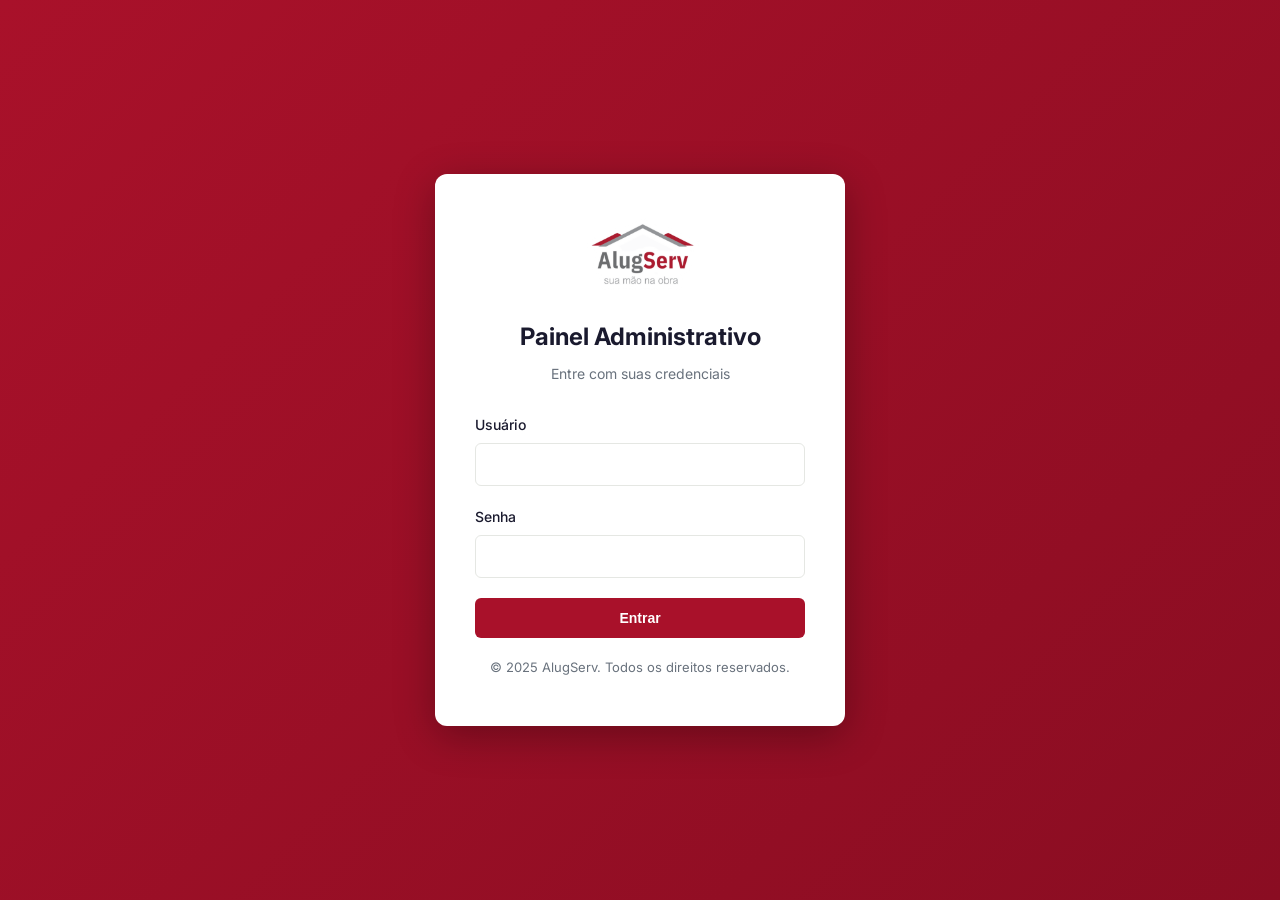
<file: admin/login.html>
<!DOCTYPE html>
<html lang="pt-BR">
<head>
    <meta charset="UTF-8">
    <meta name="viewport" content="width=device-width, initial-scale=1.0">
    <title>Login - AlugServ Admin</title>
    <link rel="preconnect" href="https://fonts.googleapis.com">
    <link rel="preconnect" href="https://fonts.gstatic.com" crossorigin>
    <link href="https://fonts.googleapis.com/css2?family=Inter:wght@300;400;500;600;700&display=swap" rel="stylesheet">
    <link rel="stylesheet" href="css/admin.css">
    <link rel="icon" type="image/png" href="../assets/images/logo.png">
</head>
<body class="login-page">
    <div class="login-container">
        <div class="login-box">
            <div class="login-header">
                <img src="../assets/images/logo.png" alt="AlugServ" class="login-logo">
                <h1>Painel Administrativo</h1>
                <p>Entre com suas credenciais</p>
            </div>

            <div id="alertContainer"></div>

            <form id="loginForm" class="login-form">
                <div class="form-group">
                    <label for="username">Usuário</label>
                    <input type="text" id="username" name="username" required autocomplete="username">
                </div>

                <div class="form-group">
                    <label for="password">Senha</label>
                    <input type="password" id="password" name="password" required autocomplete="current-password">
                </div>

                <button type="submit" class="btn btn-primary btn-block" id="loginBtn">
                    <span class="btn-text">Entrar</span>
                    <span class="btn-loader">
                        <span class="spinner"></span> Entrando...
                    </span>
                </button>
            </form>

            <div class="login-footer">
                <p>&copy; 2025 AlugServ. Todos os direitos reservados.</p>
            </div>
        </div>
    </div>

    <script src="js/admin.js"></script>
    <script>
        // Check if already logged in
        if (isAuthenticated()) {
            window.location.href = 'index.html';
        }

        document.getElementById('loginForm').addEventListener('submit', async (e) => {
            e.preventDefault();

            const btn = document.getElementById('loginBtn');
            const btnText = btn.querySelector('.btn-text');
            const btnLoader = btn.querySelector('.btn-loader');

            btn.disabled = true;
            btnText.style.display = 'none';
            btnLoader.style.display = 'flex';

            const username = document.getElementById('username').value;
            const password = document.getElementById('password').value;

            try {
                const data = await apiRequest('auth/login.php', {
                    method: 'POST',
                    body: JSON.stringify({ username, password }),
                    noAuth: true
                });

                if (data.token) {
                    setToken(data.token);
                    setUser(data.user);
                    showAlert('Login realizado com sucesso!', 'success');
                    setTimeout(() => {
                        window.location.href = 'index.html';
                    }, 1000);
                }
            } catch (error) {
                showAlert(error.message || 'Erro ao fazer login', 'error');
            } finally {
                btn.disabled = false;
                btnText.style.display = 'block';
                btnLoader.style.display = 'none';
            }
        });
    </script>
</body>
</html>
</file>
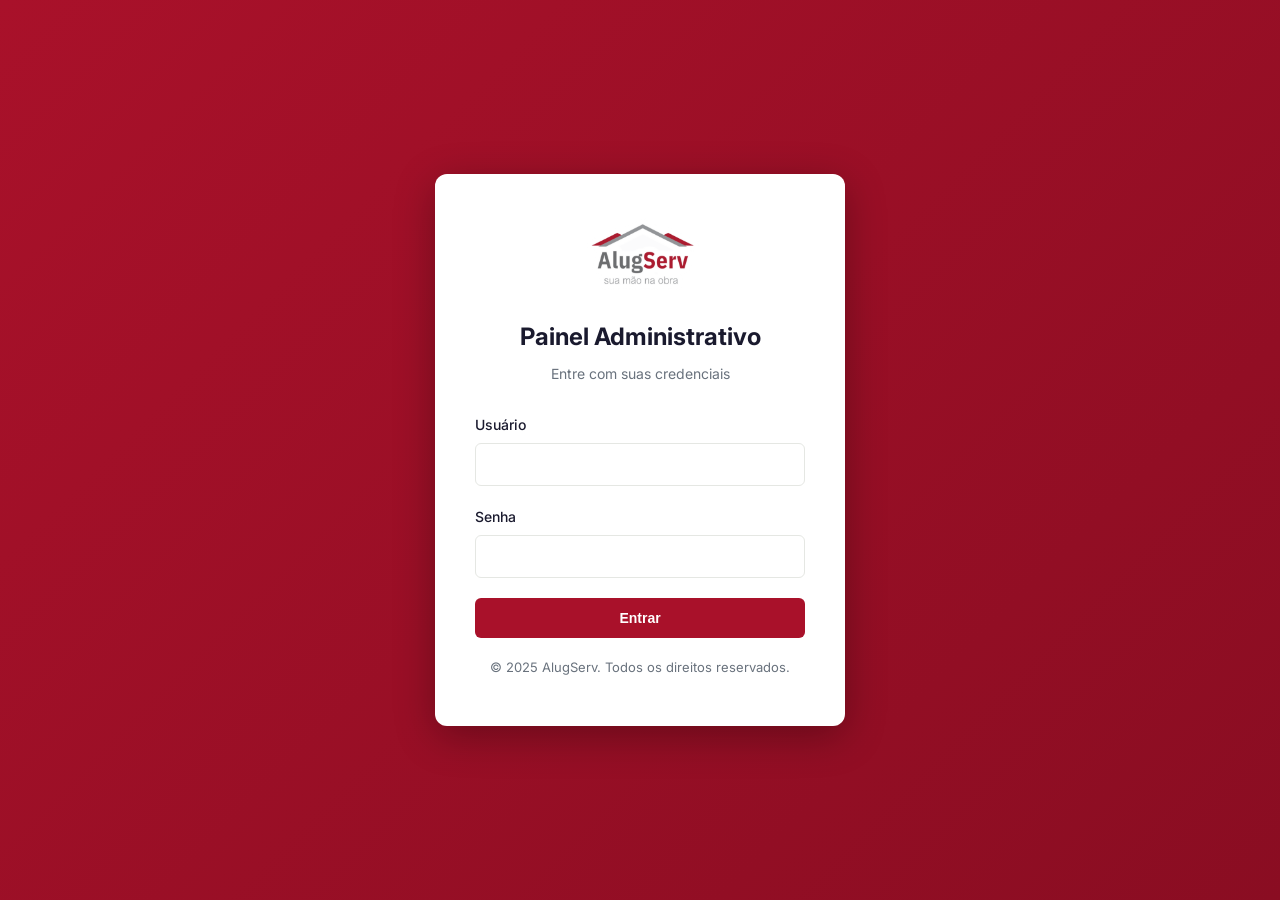
<file: admin/settings.html>
<!DOCTYPE html>
<html lang="pt-BR">
<head>
    <meta charset="UTF-8">
    <meta name="viewport" content="width=device-width, initial-scale=1.0">
    <title>Configurações - AlugServ Admin</title>
    <link rel="preconnect" href="https://fonts.googleapis.com">
    <link rel="preconnect" href="https://fonts.gstatic.com" crossorigin>
    <link href="https://fonts.googleapis.com/css2?family=Inter:wght@300;400;500;600;700&display=swap" rel="stylesheet">
    <link rel="stylesheet" href="css/admin.css">
    <link rel="icon" type="image/png" href="../assets/images/logo.png">
</head>
<body class="admin-layout">
    <!-- Sidebar -->
    <aside class="admin-sidebar">
        <div class="sidebar-header">
            <img src="../assets/images/logo.png" alt="AlugServ" class="sidebar-logo">
            <h2 class="sidebar-title">AlugServ Admin</h2>
        </div>
        <nav>
            <ul class="sidebar-menu">
                <li><a href="index.html">
                    <svg class="sidebar-icon" fill="none" stroke="currentColor" viewBox="0 0 24 24">
                        <path stroke-linecap="round" stroke-linejoin="round" stroke-width="2" d="M3 12l2-2m0 0l7-7 7 7M5 10v10a1 1 0 001 1h3m10-11l2 2m-2-2v10a1 1 0 01-1 1h-3m-6 0a1 1 0 001-1v-4a1 1 0 011-1h2a1 1 0 011 1v4a1 1 0 001 1m-6 0h6"></path>
                    </svg>
                    Dashboard
                </a></li>
                <li><a href="equipments.html">
                    <svg class="sidebar-icon" fill="none" stroke="currentColor" viewBox="0 0 24 24">
                        <path stroke-linecap="round" stroke-linejoin="round" stroke-width="2" d="M19 11H5m14 0a2 2 0 012 2v6a2 2 0 01-2 2H5a2 2 0 01-2-2v-6a2 2 0 012-2m14 0V9a2 2 0 00-2-2M5 11V9a2 2 0 012-2m0 0V5a2 2 0 012-2h6a2 2 0 012 2v2M7 7h10"></path>
                    </svg>
                    Equipamentos
                </a></li>
                <li><a href="categories.html">
                    <svg class="sidebar-icon" fill="none" stroke="currentColor" viewBox="0 0 24 24">
                        <path stroke-linecap="round" stroke-linejoin="round" stroke-width="2" d="M7 7h.01M7 3h5c.512 0 1.024.195 1.414.586l7 7a2 2 0 010 2.828l-7 7a2 2 0 01-2.828 0l-7-7A1.994 1.994 0 013 12V7a4 4 0 014-4z"></path>
                    </svg>
                    Categorias
                </a></li>
                <li><a href="users.html">
                    <svg class="sidebar-icon" fill="none" stroke="currentColor" viewBox="0 0 24 24">
                        <path stroke-linecap="round" stroke-linejoin="round" stroke-width="2" d="M12 4.354a4 4 0 110 5.292M15 21H3v-1a6 6 0 0112 0v1zm0 0h6v-1a6 6 0 00-9-5.197M13 7a4 4 0 11-8 0 4 4 0 018 0z"></path>
                    </svg>
                    Usuários
                </a></li>
                <li><a href="settings.html" class="active">
                    <svg class="sidebar-icon" fill="none" stroke="currentColor" viewBox="0 0 24 24">
                        <path stroke-linecap="round" stroke-linejoin="round" stroke-width="2" d="M10.325 4.317c.426-1.756 2.924-1.756 3.35 0a1.724 1.724 0 002.573 1.066c1.543-.94 3.31.826 2.37 2.37a1.724 1.724 0 001.065 2.572c1.756.426 1.756 2.924 0 3.35a1.724 1.724 0 00-1.066 2.573c.94 1.543-.826 3.31-2.37 2.37a1.724 1.724 0 00-2.572 1.065c-.426 1.756-2.924 1.756-3.35 0a1.724 1.724 0 00-2.573-1.066c-1.543.94-3.31-.826-2.37-2.37a1.724 1.724 0 00-1.065-2.572c-1.756-.426-1.756-2.924 0-3.35a1.724 1.724 0 001.066-2.573c-.94-1.543.826-3.31 2.37-2.37.996.608 2.296.07 2.572-1.065z"></path>
                        <path stroke-linecap="round" stroke-linejoin="round" stroke-width="2" d="M15 12a3 3 0 11-6 0 3 3 0 016 0z"></path>
                    </svg>
                    Configurações
                </a></li>
            </ul>
        </nav>
    </aside>

    <!-- Main Content -->
    <main class="admin-main">
        <header class="admin-header">
            <h1>Configurações</h1>
            <div class="admin-user">
                <span class="admin-user-name" id="userName">Admin</span>
                <button class="btn btn-secondary btn-sm" id="logoutBtn">Sair</button>
            </div>
        </header>

        <div class="admin-content">
            <div id="alertContainer"></div>

            <!-- Informações da Empresa -->
            <div class="card">
                <div class="card-header">
                    <h2 class="card-title">Informações da Empresa</h2>
                </div>
                <div class="card-body">
                    <form id="companyForm">
                        <div class="form-group">
                            <label for="companyName">Nome da Empresa</label>
                            <input type="text" id="companyName" name="company_name" value="AlugServ">
                        </div>

                        <div class="form-group">
                            <label for="companyDescription">Descrição</label>
                            <textarea id="companyDescription" name="company_description" rows="3">Locação de equipamentos para construção civil com mais de 5 anos de experiência.</textarea>
                        </div>

                        <button type="submit" class="btn btn-primary">Salvar Alterações</button>
                    </form>
                </div>
            </div>

            <!-- Contatos -->
            <div class="card">
                <div class="card-header">
                    <h2 class="card-title">Contatos</h2>
                </div>
                <div class="card-body">
                    <form id="contactForm">
                        <h4 style="margin-bottom: 1rem;">Unidade Louveira</h4>
                        <div class="form-group">
                            <label for="louveira_address">Endereço</label>
                            <input type="text" id="louveira_address" name="louveira_address" value="R. Bento Martins Cruz, 58 – Vila Pasti, Louveira – SP">
                        </div>
                        <div class="form-group">
                            <label for="louveira_phone">Telefone/WhatsApp</label>
                            <input type="text" id="louveira_phone" name="louveira_phone" value="(19) 9944-5111">
                        </div>

                        <h4 style="margin: 1.5rem 0 1rem;">Unidade Jundiaí</h4>
                        <div class="form-group">
                            <label for="jundiai_address">Endereço</label>
                            <input type="text" id="jundiai_address" name="jundiai_address" value="Av. Jundiaí, 1520 – Anhangabaú, Jundiaí – SP">
                        </div>
                        <div class="form-group">
                            <label for="jundiai_phone">Telefone/WhatsApp</label>
                            <input type="text" id="jundiai_phone" name="jundiai_phone" value="(11) 96480-1527">
                        </div>

                        <button type="submit" class="btn btn-primary">Salvar Alterações</button>
                    </form>
                </div>
            </div>

            <!-- Redes Sociais -->
            <div class="card">
                <div class="card-header">
                    <h2 class="card-title">Redes Sociais</h2>
                </div>
                <div class="card-body">
                    <form id="socialForm">
                        <div class="form-group">
                            <label for="facebook">Facebook</label>
                            <input type="url" id="facebook" name="facebook" value="https://facebook.com/alugserv">
                        </div>
                        <div class="form-group">
                            <label for="instagram">Instagram</label>
                            <input type="url" id="instagram" name="instagram" value="https://instagram.com/alugserv">
                        </div>

                        <button type="submit" class="btn btn-primary">Salvar Alterações</button>
                    </form>
                </div>
            </div>

            <!-- Alterar Senha -->
            <div class="card">
                <div class="card-header">
                    <h2 class="card-title">Alterar Senha</h2>
                </div>
                <div class="card-body">
                    <form id="passwordForm">
                        <div class="form-group">
                            <label for="currentPassword">Senha Atual</label>
                            <input type="password" id="currentPassword" name="current_password" required>
                        </div>
                        <div class="form-group">
                            <label for="newPassword">Nova Senha</label>
                            <input type="password" id="newPassword" name="new_password" required minlength="6">
                        </div>
                        <div class="form-group">
                            <label for="confirmPassword">Confirmar Nova Senha</label>
                            <input type="password" id="confirmPassword" name="confirm_password" required>
                        </div>

                        <button type="submit" class="btn btn-primary">Alterar Senha</button>
                    </form>
                </div>
            </div>
        </div>
    </main>

    <script src="js/admin.js"></script>
    <script>
        requireAuth();

        // Company form
        document.getElementById('companyForm').addEventListener('submit', async (e) => {
            e.preventDefault();
            showAlert('Configurações salvas com sucesso!', 'success');
        });

        // Contact form
        document.getElementById('contactForm').addEventListener('submit', async (e) => {
            e.preventDefault();
            showAlert('Contatos salvos com sucesso!', 'success');
        });

        // Social form
        document.getElementById('socialForm').addEventListener('submit', async (e) => {
            e.preventDefault();
            showAlert('Redes sociais salvas com sucesso!', 'success');
        });

        // Password form
        document.getElementById('passwordForm').addEventListener('submit', async (e) => {
            e.preventDefault();

            const newPassword = document.getElementById('newPassword').value;
            const confirmPassword = document.getElementById('confirmPassword').value;

            if (newPassword !== confirmPassword) {
                showAlert('As senhas não coincidem', 'error');
                return;
            }

            try {
                await apiRequest('auth/change-password.php', {
                    method: 'POST',
                    body: JSON.stringify({
                        current_password: document.getElementById('currentPassword').value,
                        new_password: newPassword
                    })
                });

                showAlert('Senha alterada com sucesso!', 'success');
                document.getElementById('passwordForm').reset();
            } catch (error) {
                showAlert(error.message, 'error');
            }
        });
    </script>
</body>
</html>
</file>
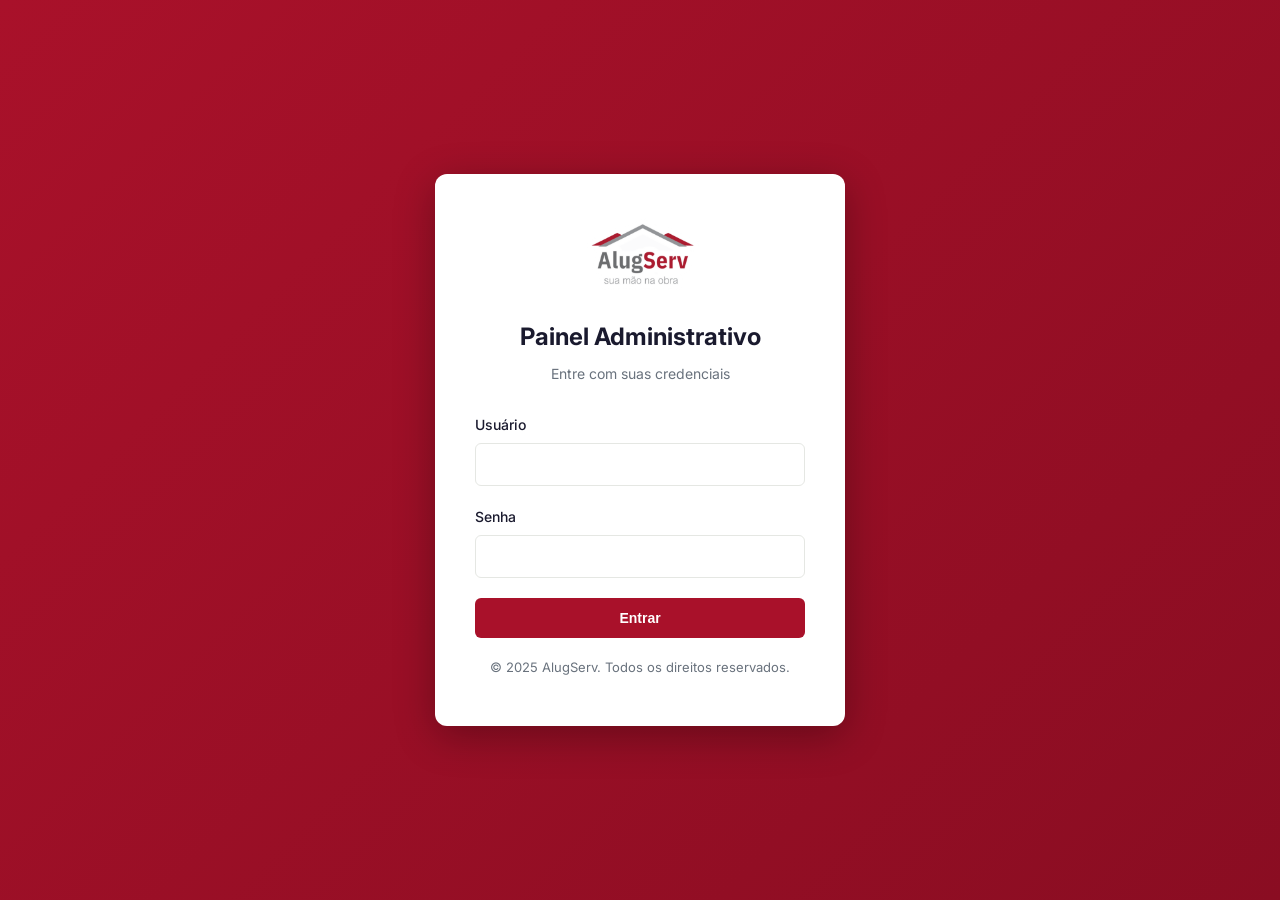
<file: admin/users.html>
<!DOCTYPE html>
<html lang="pt-BR">
<head>
    <meta charset="UTF-8">
    <meta name="viewport" content="width=device-width, initial-scale=1.0">
    <title>Usuários - AlugServ Admin</title>
    <link rel="preconnect" href="https://fonts.googleapis.com">
    <link rel="preconnect" href="https://fonts.gstatic.com" crossorigin>
    <link href="https://fonts.googleapis.com/css2?family=Inter:wght@300;400;500;600;700&display=swap" rel="stylesheet">
    <link rel="stylesheet" href="css/admin.css">
    <link rel="icon" type="image/png" href="../assets/images/logo.png">
</head>
<body class="admin-layout">
    <!-- Sidebar -->
    <aside class="admin-sidebar">
        <div class="sidebar-header">
            <img src="../assets/images/logo.png" alt="AlugServ" class="sidebar-logo">
            <h2 class="sidebar-title">AlugServ Admin</h2>
        </div>
        <nav>
            <ul class="sidebar-menu">
                <li><a href="index.html">
                    <svg class="sidebar-icon" fill="none" stroke="currentColor" viewBox="0 0 24 24">
                        <path stroke-linecap="round" stroke-linejoin="round" stroke-width="2" d="M3 12l2-2m0 0l7-7 7 7M5 10v10a1 1 0 001 1h3m10-11l2 2m-2-2v10a1 1 0 01-1 1h-3m-6 0a1 1 0 001-1v-4a1 1 0 011-1h2a1 1 0 011 1v4a1 1 0 001 1m-6 0h6"></path>
                    </svg>
                    Dashboard
                </a></li>
                <li><a href="equipments.html">
                    <svg class="sidebar-icon" fill="none" stroke="currentColor" viewBox="0 0 24 24">
                        <path stroke-linecap="round" stroke-linejoin="round" stroke-width="2" d="M19 11H5m14 0a2 2 0 012 2v6a2 2 0 01-2 2H5a2 2 0 01-2-2v-6a2 2 0 012-2m14 0V9a2 2 0 00-2-2M5 11V9a2 2 0 012-2m0 0V5a2 2 0 012-2h6a2 2 0 012 2v2M7 7h10"></path>
                    </svg>
                    Equipamentos
                </a></li>
                <li><a href="categories.html">
                    <svg class="sidebar-icon" fill="none" stroke="currentColor" viewBox="0 0 24 24">
                        <path stroke-linecap="round" stroke-linejoin="round" stroke-width="2" d="M7 7h.01M7 3h5c.512 0 1.024.195 1.414.586l7 7a2 2 0 010 2.828l-7 7a2 2 0 01-2.828 0l-7-7A1.994 1.994 0 013 12V7a4 4 0 014-4z"></path>
                    </svg>
                    Categorias
                </a></li>
                <li><a href="users.html" class="active">
                    <svg class="sidebar-icon" fill="none" stroke="currentColor" viewBox="0 0 24 24">
                        <path stroke-linecap="round" stroke-linejoin="round" stroke-width="2" d="M12 4.354a4 4 0 110 5.292M15 21H3v-1a6 6 0 0112 0v1zm0 0h6v-1a6 6 0 00-9-5.197M13 7a4 4 0 11-8 0 4 4 0 018 0z"></path>
                    </svg>
                    Usuários
                </a></li>
                <li><a href="settings.html">
                    <svg class="sidebar-icon" fill="none" stroke="currentColor" viewBox="0 0 24 24">
                        <path stroke-linecap="round" stroke-linejoin="round" stroke-width="2" d="M10.325 4.317c.426-1.756 2.924-1.756 3.35 0a1.724 1.724 0 002.573 1.066c1.543-.94 3.31.826 2.37 2.37a1.724 1.724 0 001.065 2.572c1.756.426 1.756 2.924 0 3.35a1.724 1.724 0 00-1.066 2.573c.94 1.543-.826 3.31-2.37 2.37a1.724 1.724 0 00-2.572 1.065c-.426 1.756-2.924 1.756-3.35 0a1.724 1.724 0 00-2.573-1.066c-1.543.94-3.31-.826-2.37-2.37a1.724 1.724 0 00-1.065-2.572c-1.756-.426-1.756-2.924 0-3.35a1.724 1.724 0 001.066-2.573c-.94-1.543.826-3.31 2.37-2.37.996.608 2.296.07 2.572-1.065z"></path>
                        <path stroke-linecap="round" stroke-linejoin="round" stroke-width="2" d="M15 12a3 3 0 11-6 0 3 3 0 016 0z"></path>
                    </svg>
                    Configurações
                </a></li>
            </ul>
        </nav>
    </aside>

    <!-- Main Content -->
    <main class="admin-main">
        <header class="admin-header">
            <h1>Usuários</h1>
            <div class="admin-user">
                <span class="admin-user-name" id="userName">Admin</span>
                <button class="btn btn-secondary btn-sm" id="logoutBtn">Sair</button>
            </div>
        </header>

        <div class="admin-content">
            <div id="alertContainer"></div>

            <div class="card">
                <div class="card-header">
                    <h2 class="card-title">Lista de Usuários</h2>
                    <button class="btn btn-primary" onclick="openCreateModal()">
                        <svg width="16" height="16" fill="none" stroke="currentColor" viewBox="0 0 24 24">
                            <path stroke-linecap="round" stroke-linejoin="round" stroke-width="2" d="M12 4v16m8-8H4"/>
                        </svg>
                        Novo Usuário
                    </button>
                </div>
                <div class="card-body">
                    <div class="table-responsive">
                        <table class="table">
                            <thead>
                                <tr>
                                    <th>ID</th>
                                    <th>Nome</th>
                                    <th>Username</th>
                                    <th>Email</th>
                                    <th>Perfil</th>
                                    <th>Status</th>
                                    <th>Último Login</th>
                                    <th>Ações</th>
                                </tr>
                            </thead>
                            <tbody id="usersBody">
                                <tr>
                                    <td colspan="8" class="text-center">Carregando...</td>
                                </tr>
                            </tbody>
                        </table>
                    </div>
                </div>
            </div>
        </div>
    </main>

    <!-- Modal -->
    <div class="modal" id="userModal">
        <div class="modal-content">
            <div class="modal-header">
                <h3 class="modal-title" id="modalTitle">Novo Usuário</h3>
                <button class="modal-close" onclick="closeModal('userModal')">&times;</button>
            </div>
            <div class="modal-body">
                <form id="userForm">
                    <input type="hidden" id="userId">

                    <div class="form-group">
                        <label for="name">Nome *</label>
                        <input type="text" id="name" name="name" required>
                    </div>

                    <div class="form-group">
                        <label for="username">Username *</label>
                        <input type="text" id="username" name="username" required>
                    </div>

                    <div class="form-group">
                        <label for="email">Email *</label>
                        <input type="email" id="email" name="email" required>
                    </div>

                    <div class="form-group" id="passwordGroup">
                        <label for="password">Senha *</label>
                        <input type="password" id="password" name="password" minlength="6">
                        <small class="form-text" id="passwordHelp" style="display:none;">Deixe em branco para manter a senha atual</small>
                    </div>

                    <div class="form-group">
                        <label for="role">Perfil *</label>
                        <select id="role" name="role" required>
                            <option value="admin">Administrador</option>
                            <option value="editor">Editor</option>
                        </select>
                    </div>

                    <div class="form-group">
                        <label for="status">Status</label>
                        <select id="status" name="status">
                            <option value="active">Ativo</option>
                            <option value="inactive">Inativo</option>
                        </select>
                    </div>
                </form>
            </div>
            <div class="modal-footer">
                <button class="btn btn-secondary" onclick="closeModal('userModal')">Cancelar</button>
                <button class="btn btn-primary" onclick="saveUser()">Salvar</button>
            </div>
        </div>
    </div>

    <script src="js/admin.js"></script>
    <script>
        requireAuth();

        // Load users
        async function loadUsers() {
            try {
                const data = await apiRequest('users.php');
                const tbody = document.getElementById('usersBody');

                if (data.users && data.users.length > 0) {
                    tbody.innerHTML = data.users.map(item => `
                        <tr>
                            <td>${item.id}</td>
                            <td>${item.name}</td>
                            <td>${item.username}</td>
                            <td>${item.email}</td>
                            <td><span class="badge badge-${item.role === 'admin' ? 'primary' : 'info'}">${item.role === 'admin' ? 'Admin' : 'Editor'}</span></td>
                            <td><span class="badge badge-${item.status === 'active' ? 'success' : 'danger'}">${item.status === 'active' ? 'Ativo' : 'Inativo'}</span></td>
                            <td>${item.last_login ? formatDate(item.last_login) : 'Nunca'}</td>
                            <td>
                                <button class="btn btn-sm btn-warning" onclick="editUser(${item.id})">Editar</button>
                                <button class="btn btn-sm btn-danger" data-action="delete" data-id="${item.id}" data-type="users">Excluir</button>
                            </td>
                        </tr>
                    `).join('');
                    initializeTableActions();
                } else {
                    tbody.innerHTML = '<tr><td colspan="8" class="text-center">Nenhum usuário cadastrado</td></tr>';
                }
            } catch (error) {
                showAlert('Erro ao carregar usuários', 'error');
            }
        }

        // Open create modal
        function openCreateModal() {
            resetForm();
            document.getElementById('password').required = true;
            document.getElementById('passwordHelp').style.display = 'none';
            openModal('userModal');
        }

        // Edit user
        async function editUser(id) {
            try {
                const data = await apiRequest(`users.php?id=${id}`);
                const item = data.user;

                document.getElementById('modalTitle').textContent = 'Editar Usuário';
                document.getElementById('userId').value = item.id;
                document.getElementById('name').value = item.name;
                document.getElementById('username').value = item.username;
                document.getElementById('email').value = item.email;
                document.getElementById('password').value = '';
                document.getElementById('password').required = false;
                document.getElementById('passwordHelp').style.display = 'block';
                document.getElementById('role').value = item.role;
                document.getElementById('status').value = item.status;

                openModal('userModal');
            } catch (error) {
                showAlert('Erro ao carregar usuário', 'error');
            }
        }

        // Save user
        async function saveUser() {
            const id = document.getElementById('userId').value;
            const formData = {
                name: document.getElementById('name').value,
                username: document.getElementById('username').value,
                email: document.getElementById('email').value,
                role: document.getElementById('role').value,
                status: document.getElementById('status').value
            };

            const password = document.getElementById('password').value;
            if (password) {
                formData.password = password;
            }

            try {
                const method = id ? 'PUT' : 'POST';
                const endpoint = id ? `users.php?id=${id}` : 'users.php';

                await apiRequest(endpoint, {
                    method,
                    body: JSON.stringify(formData)
                });

                showAlert('Usuário salvo com sucesso!', 'success');
                closeModal('userModal');
                resetForm();
                loadUsers();
            } catch (error) {
                showAlert(error.message, 'error');
            }
        }

        // Reset form
        function resetForm() {
            document.getElementById('userForm').reset();
            document.getElementById('userId').value = '';
            document.getElementById('modalTitle').textContent = 'Novo Usuário';
            document.getElementById('password').required = true;
            document.getElementById('passwordHelp').style.display = 'none';
        }

        // Initialize
        loadUsers();
    </script>
</body>
</html>
</file>
<file: css/main.css>
/* ===== ALUGSERV - CSS PRINCIPAL ===== */

/* Reset e Variáveis */
:root {
    /* Cores da marca AlugServ */
    --primary: hsl(352, 72%, 39%);
    --primary-foreground: hsl(0, 0%, 100%);
    --primary-hover: hsl(352, 72%, 32%);

    --secondary: hsl(0, 0%, 96%);
    --secondary-foreground: hsl(352, 72%, 39%);

    --background: hsl(0, 0%, 100%);
    --foreground: hsl(0, 0%, 15%);

    --muted: hsl(0, 0%, 96%);
    --muted-foreground: hsl(0, 0%, 45%);

    --card: hsl(0, 0%, 100%);
    --card-foreground: hsl(0, 0%, 15%);

    --border: hsl(0, 0%, 90%);
    --input: hsl(0, 0%, 90%);
    --ring: hsl(352, 72%, 39%);

    /* WhatsApp */
    --whatsapp: hsl(134, 61%, 41%);
    --whatsapp-hover: hsl(134, 61%, 35%);
    --whatsapp-foreground: hsl(0, 0%, 100%);

    /* Outras */
    --destructive: hsl(0, 84%, 60%);
    --destructive-foreground: hsl(0, 0%, 100%);

    /* Layout */
    --radius: 0.5rem;
    --transition: all 0.3s cubic-bezier(0.4, 0, 0.2, 1);

    /* Fontes */
    --font-sans: 'Inter', -apple-system, BlinkMacSystemFont, 'Segoe UI', Roboto, sans-serif;
}

* {
    margin: 0;
    padding: 0;
    box-sizing: border-box;
}

html {
    scroll-behavior: smooth;
}

body {
    font-family: var(--font-sans);
    font-size: 16px;
    line-height: 1.6;
    color: var(--foreground);
    background-color: var(--background);
}

a {
    color: inherit;
    text-decoration: none;
}

img {
    max-width: 100%;
    height: auto;
}

ul, ol {
    list-style: none;
}

/* ===== UTILIDADES ===== */
.container {
    width: 100%;
    max-width: 1200px;
    margin: 0 auto;
    padding: 0 1rem;
}

.text-center {
    text-align: center;
}

.text-primary {
    color: var(--primary);
}

.text-muted {
    color: var(--muted-foreground);
}

.bg-primary {
    background-color: var(--primary);
    color: var(--primary-foreground);
}

.bg-secondary {
    background-color: var(--secondary);
}

.bg-background {
    background-color: var(--background);
}

/* ===== HEADER ===== */
.header {
    background-color: var(--primary);
    border-bottom: 1px solid rgba(255, 255, 255, 0.2);
    position: sticky;
    top: 0;
    z-index: 1000;
}

.header .container {
    display: flex;
    align-items: center;
    justify-content: space-between;
    padding: 0.5rem 1rem;
}

.header-logo img {
    height: 100px;
}

.header-nav {
    display: none;
}

.header-nav.active {
    display: flex;
}

.header-nav ul {
    display: flex;
    align-items: center;
    gap: 1.5rem;
}

.header-nav li {
    display: flex;
    align-items: center;
    gap: 1.5rem;
}

.header-nav a {
    color: var(--primary-foreground);
    font-weight: 600;
    font-size: 1rem;
    text-transform: uppercase;
    transition: var(--transition);
    padding: 0.5rem 0;
}

.header-nav a:hover {
    opacity: 0.8;
}

.header-nav a.active {
    text-decoration: underline;
    text-underline-offset: 8px;
}

.nav-separator {
    color: rgba(255, 255, 255, 0.6);
}

.header-social {
    display: none;
    align-items: center;
    gap: 1rem;
    margin-left: 2rem;
}

.header-social a {
    color: var(--primary-foreground);
    transition: var(--transition);
}

.header-social a:hover {
    opacity: 0.8;
}

.header-social svg {
    width: 20px;
    height: 20px;
}

/* Mobile Menu Button */
.menu-toggle {
    display: flex;
    align-items: center;
    justify-content: center;
    width: 40px;
    height: 40px;
    background: transparent;
    border: none;
    cursor: pointer;
    color: var(--primary-foreground);
}

.menu-toggle svg {
    width: 24px;
    height: 24px;
}

/* Mobile Navigation */
.mobile-nav {
    display: none;
    padding: 1rem;
    background-color: var(--primary);
}

.mobile-nav.active {
    display: block;
}

.mobile-nav ul {
    display: flex;
    flex-direction: column;
    gap: 1rem;
}

.mobile-nav a {
    color: var(--primary-foreground);
    font-weight: 600;
    display: block;
    padding: 0.5rem 0;
}

.mobile-nav a.active {
    text-decoration: underline;
}

/* ===== CATEGORY NAV BAR ===== */
.category-nav {
    background-color: var(--secondary);
    border-bottom: 1px solid var(--border);
    padding: 0.75rem 0;
    overflow-x: auto;
}

.category-nav .container {
    display: flex;
    flex-wrap: nowrap;
    justify-content: center;
    gap: 1.5rem;
    width: max-content;
    max-width: none;
    margin: 0 auto;
}

.category-nav a {
    color: var(--primary);
    font-size: 0.875rem;
    white-space: nowrap;
    transition: var(--transition);
    font-weight: 500;
}

.category-nav a:hover {
    color: var(--primary-hover);
}

@media (max-width: 768px) {
    .category-nav {
        display: none;
    }
}

/* ===== HERO SECTION ===== */
.hero {
    position: relative;
    height: 600px;
    background-size: cover;
    background-position: center;
    display: flex;
    align-items: center;
}

.hero-overlay {
    position: absolute;
    inset: 0;
    background: linear-gradient(to right, rgba(169, 17, 42, 0.9), rgba(169, 17, 42, 0.7));
}

.hero-content {
    position: relative;
    z-index: 1;
    max-width: 42rem;
    color: var(--primary-foreground);
}

.hero h1 {
    font-size: 2.5rem;
    font-weight: 700;
    margin-bottom: 1.5rem;
    line-height: 1.2;
}

.hero p {
    font-size: 1.25rem;
    margin-bottom: 2rem;
    line-height: 1.6;
}

.hero-buttons {
    display: flex;
    flex-direction: column;
    gap: 1rem;
}

/* ===== BUTTONS ===== */
.btn {
    display: inline-flex;
    align-items: center;
    justify-content: center;
    gap: 0.5rem;
    padding: 0.75rem 1.5rem;
    font-size: 1rem;
    font-weight: 600;
    border: none;
    border-radius: var(--radius);
    cursor: pointer;
    transition: var(--transition);
    text-decoration: none;
}

.btn-lg {
    padding: 1rem 2rem;
    font-size: 1.125rem;
}

.btn-primary {
    background-color: var(--primary);
    color: var(--primary-foreground);
}

.btn-primary:hover {
    background-color: var(--primary-hover);
}

.btn-secondary {
    background-color: var(--secondary);
    color: var(--secondary-foreground);
}

.btn-secondary:hover {
    background-color: hsl(0, 0%, 90%);
}

.btn-outline {
    background-color: transparent;
    border: 2px solid var(--border);
    color: var(--foreground);
}

.btn-outline:hover {
    background-color: var(--secondary);
}

.btn-whatsapp {
    background-color: var(--whatsapp);
    color: var(--whatsapp-foreground);
}

.btn-whatsapp:hover {
    background-color: var(--whatsapp-hover);
}

.btn-whatsapp svg {
    width: 20px;
    height: 20px;
}

/* ===== SECTIONS ===== */
section {
    padding: 4rem 0;
}

.section-title {
    font-size: 2rem;
    font-weight: 700;
    text-align: center;
    margin-bottom: 1rem;
}

.section-subtitle {
    text-align: center;
    color: var(--muted-foreground);
    margin-bottom: 3rem;
}

/* ===== CARDS ===== */
.card {
    background-color: var(--card);
    border-radius: var(--radius);
    box-shadow: 0 1px 3px rgba(0, 0, 0, 0.1);
    overflow: hidden;
    transition: var(--transition);
}

.card:hover {
    box-shadow: 0 4px 12px rgba(0, 0, 0, 0.15);
}

.card-image {
    height: 192px;
    background-size: cover;
    background-position: center;
    position: relative;
}

.card-image::after {
    content: '';
    position: absolute;
    inset: 0;
    background: linear-gradient(to top, rgba(0, 0, 0, 0.6), transparent);
}

.card-content {
    padding: 1.25rem;
}

.card-title {
    font-size: 1.25rem;
    font-weight: 700;
    margin-bottom: 0.75rem;
    color: var(--primary);
}

.card-description {
    font-size: 0.875rem;
    color: var(--muted-foreground);
    line-height: 1.6;
}

/* Category Cards */
.category-card {
    display: flex;
    flex-direction: column;
    border: 2px solid var(--primary);
    background: var(--card);
    border-radius: var(--radius);
    overflow: hidden;
    text-decoration: none;
    color: var(--card-foreground);
    box-shadow: 0 4px 12px rgba(0, 0, 0, 0.1);
    height: 100%;
    transition: var(--transition);
}

.category-card-link {
    text-decoration: none;
    color: inherit;
    flex: 1;
}

.category-card:hover {
    transform: scale(1.05);
}

.card-action {
    padding: 0 1.25rem 1.25rem;
}

.card-action .btn {
    display: block;
    width: 100%;
    text-align: center;
}

/* ===== GRID LAYOUTS ===== */
.grid-2 {
    display: grid;
    grid-template-columns: repeat(1, 1fr);
    gap: 1.5rem;
}

.grid-3 {
    display: grid;
    grid-template-columns: repeat(1, 1fr);
    gap: 1.5rem;
}

.grid-4 {
    display: grid;
    grid-template-columns: repeat(1, 1fr);
    gap: 1.5rem;
}

/* ===== DIFFERENTIALS ===== */
.differential-card {
    text-align: center;
    padding: 1.5rem;
}

.differential-icon {
    width: 48px;
    height: 48px;
    color: var(--primary);
    margin: 0 auto 1rem;
}

.differential-title {
    font-size: 1.25rem;
    font-weight: 600;
    margin-bottom: 0.75rem;
}

.differential-description {
    color: var(--muted-foreground);
}

/* ===== ABOUT SECTION ===== */
.about-grid {
    display: grid;
    grid-template-columns: 1fr;
    gap: 2rem;
    align-items: center;
    max-width: 72rem;
    margin: 0 auto;
}

.about-content h2 {
    font-size: 2rem;
    font-weight: 700;
    margin-bottom: 1.5rem;
}

.about-content h2 .highlight {
    position: relative;
    display: inline-block;
    padding-bottom: 0.25rem;
}

.about-content h2 .highlight::after {
    content: '';
    position: absolute;
    bottom: 0;
    left: 0;
    width: 100%;
    height: 4px;
    background-color: var(--primary);
}

.about-content p {
    font-size: 1.125rem;
    color: var(--muted-foreground);
    margin-bottom: 1rem;
    line-height: 1.7;
}

.about-images {
    display: flex;
    flex-direction: column;
    gap: 1rem;
}

.about-images img {
    width: 100%;
    height: 224px;
    object-fit: cover;
    border-radius: var(--radius);
}

/* ===== REVIEWS / CAROUSEL ===== */
.reviews-section {
    padding: 4rem 0;
}

.carousel-container {
    max-width: 64rem;
    margin: 0 auto;
    position: relative;
    overflow: hidden;
    padding: 0 1rem;
}

.carousel-track {
    display: flex;
    gap: 1rem;
    transition: transform 0.5s ease;
}

.carousel-slide {
    flex: 0 0 100%;
    padding: 0.5rem;
    box-sizing: border-box;
}

@media (max-width: 768px) {
    .carousel-container {
        padding: 0;
    }

    .carousel-slide {
        padding: 0;
    }

    .carousel-track {
        gap: 0;
    }
}

.review-card {
    background-color: var(--background);
    padding: 1.5rem;
    border-radius: var(--radius);
    box-shadow: 0 1px 3px rgba(0, 0, 0, 0.1);
}

.review-header {
    display: flex;
    align-items: flex-start;
    gap: 0.75rem;
    margin-bottom: 1rem;
}

.review-avatar {
    width: 48px;
    height: 48px;
    border-radius: 50%;
    object-fit: cover;
}

.review-info {
    flex: 1;
}

.review-info h4 {
    font-size: 0.875rem;
    font-weight: 600;
}

.review-info span {
    font-size: 0.75rem;
    color: var(--muted-foreground);
}

.review-google {
    color: #4285F4;
}

.review-stars {
    display: flex;
    gap: 2px;
    margin-bottom: 0.75rem;
}

.review-stars svg {
    width: 16px;
    height: 16px;
    fill: #FBBF24;
    color: #FBBF24;
}

.review-text {
    font-size: 0.875rem;
    color: var(--foreground);
}

/* Carousel Controls */
.carousel-controls {
    display: flex;
    justify-content: center;
    gap: 1rem;
    margin-top: 1.5rem;
}

.carousel-btn {
    width: 40px;
    height: 40px;
    border-radius: 50%;
    border: 1px solid var(--border);
    background-color: var(--background);
    cursor: pointer;
    display: flex;
    align-items: center;
    justify-content: center;
    transition: var(--transition);
}

.carousel-btn:hover {
    background-color: var(--secondary);
}

.carousel-btn svg {
    width: 20px;
    height: 20px;
}

/* ===== PARTNERS ===== */
.partners-grid {
    display: grid;
    grid-template-columns: repeat(2, 1fr);
    gap: 1.5rem;
    max-width: 64rem;
    margin: 0 auto;
}

.partner-card {
    display: flex;
    align-items: center;
    justify-content: center;
    padding: 1.5rem;
    background-color: var(--card);
    border-radius: var(--radius);
    box-shadow: 0 1px 3px rgba(0, 0, 0, 0.1);
    transition: var(--transition);
}

.partner-card:hover {
    box-shadow: 0 4px 12px rgba(0, 0, 0, 0.15);
}

.partner-card img {
    max-height: 144px;
    width: auto;
    object-fit: contain;
}

/* ===== CTA SECTION ===== */
.cta-section {
    background-color: var(--primary);
    color: var(--primary-foreground);
    text-align: center;
}

.cta-section h2 {
    font-size: 2rem;
    font-weight: 700;
    margin-bottom: 1.5rem;
}

.cta-section p {
    font-size: 1.25rem;
    margin-bottom: 2rem;
}

/* ===== FOOTER ===== */
.footer {
    background-color: var(--primary);
    color: var(--primary-foreground);
    padding: 3rem 0 0;
}

.footer-grid {
    display: grid;
    grid-template-columns: 1fr;
    gap: 2rem;
}

@media (min-width: 768px) {
    .footer-grid {
        grid-template-columns: repeat(3, 1fr);
        gap: 3rem;
    }
}

.footer-column h3 {
    font-size: 1.125rem;
    font-weight: 700;
    margin-bottom: 1rem;
}

.footer-column p {
    font-size: 0.875rem;
    line-height: 1.6;
}

.footer-logo {
    height: 64px;
    margin-bottom: 1rem;
}

.footer-description {
    font-size: 0.875rem;
    line-height: 1.6;
    margin-bottom: 1.5rem;
    color: rgba(255, 255, 255, 0.9);
}

.footer-social {
    display: flex;
    gap: 0.75rem;
}

.footer-social a {
    display: flex;
    align-items: center;
    justify-content: center;
    width: 36px;
    height: 36px;
    background: rgba(255, 255, 255, 0.1);
    border-radius: 50%;
    transition: var(--transition);
}

.footer-social a:hover {
    background: rgba(255, 255, 255, 0.2);
    transform: translateY(-2px);
}

.footer-social svg {
    width: 18px;
    height: 18px;
    fill: currentColor;
}

.footer-nav ul {
    list-style: none;
    padding: 0;
    margin: 0;
}

.footer-nav li {
    margin-bottom: 0.75rem;
}

.footer-nav a {
    font-size: 0.875rem;
    color: rgba(255, 255, 255, 0.9);
    text-decoration: none;
    transition: var(--transition);
    display: inline-block;
}

.footer-nav a:hover {
    color: #fff;
    transform: translateX(4px);
}

.footer-contact {
    display: flex;
    flex-direction: column;
    gap: 1.25rem;
}

.footer-contact-item {
    display: flex;
    align-items: flex-start;
    gap: 0.75rem;
    font-size: 0.875rem;
}

.footer-contact-item svg {
    width: 20px;
    height: 20px;
    flex-shrink: 0;
    margin-top: 2px;
    opacity: 0.8;
}

.footer-contact-item div p {
    margin: 0;
    line-height: 1.6;
}

.footer-contact-item div p:not(:last-child) {
    margin-bottom: 0.25rem;
}

.footer-contact-item a {
    color: rgba(255, 255, 255, 0.9);
    text-decoration: none;
    transition: var(--transition);
}

.footer-contact-item a:hover {
    color: #fff;
    text-decoration: underline;
}

.footer-bottom {
    border-top: 1px solid rgba(255, 255, 255, 0.2);
    margin-top: 2rem;
    padding: 2rem 0;
    text-align: center;
}

.footer-bottom p {
    font-size: 0.875rem;
    opacity: 0.8;
}

/* ===== PAGE HERO ===== */
.page-hero {
    background-color: var(--primary);
    color: var(--primary-foreground);
    padding: 5rem 0;
    text-align: center;
}

.page-hero h1 {
    font-size: 2.5rem;
    font-weight: 700;
    margin-bottom: 1rem;
}

.page-hero p {
    font-size: 1.25rem;
    max-width: 48rem;
    margin: 0 auto;
}

/* ===== EQUIPMENT CATEGORIES ===== */
.equipment-card {
    padding: 1.5rem;
}

.equipment-card .card-icon {
    width: 48px;
    height: 48px;
    color: var(--primary);
    margin-bottom: 1rem;
}

.equipment-card h3 {
    font-size: 1.25rem;
    font-weight: 600;
    margin-bottom: 0.5rem;
}

.equipment-card p {
    color: var(--muted-foreground);
}

/* ===== ABOUT PAGE ===== */
.about-cards {
    display: grid;
    grid-template-columns: 1fr;
    gap: 2rem;
    max-width: 72rem;
    margin: 0 auto;
}

.about-card {
    padding: 2rem;
    border-radius: var(--radius);
}

.about-card .divider {
    width: 64px;
    height: 4px;
    background-color: var(--primary);
    border-radius: 9999px;
    margin-bottom: 1.5rem;
}

.about-card h3 {
    font-size: 1.5rem;
    font-weight: 700;
    margin-bottom: 1rem;
}

.about-card p {
    font-size: 1.125rem;
    color: var(--muted-foreground);
    line-height: 1.7;
}

.about-card.secondary {
    background-color: var(--secondary);
}

/* Mission Section */
.mission-section {
    padding: 5rem 0;
    background: linear-gradient(to bottom right, rgba(169, 17, 42, 0.05), rgba(169, 17, 42, 0.1));
}

.mission-card {
    display: grid;
    grid-template-columns: 1fr;
    border: 2px solid rgba(169, 17, 42, 0.2);
    box-shadow: 0 10px 40px rgba(0, 0, 0, 0.1);
    overflow: hidden;
    max-width: 64rem;
    margin: 0 auto;
}

.mission-icon {
    background-color: var(--primary);
    color: var(--primary-foreground);
    padding: 3rem;
    display: flex;
    align-items: center;
    justify-content: center;
}

.mission-icon svg {
    width: 96px;
    height: 96px;
    stroke-width: 1.5;
}

.mission-content {
    padding: 2rem;
    display: flex;
    flex-direction: column;
    justify-content: center;
}

.mission-badge {
    display: inline-block;
    font-size: 0.875rem;
    font-weight: 600;
    text-transform: uppercase;
    letter-spacing: 0.05em;
    color: var(--primary);
    background-color: rgba(169, 17, 42, 0.1);
    padding: 0.5rem 1rem;
    border-radius: 9999px;
    margin-bottom: 1rem;
}

.mission-content h2 {
    font-size: 1.5rem;
    font-weight: 700;
    margin-bottom: 1.5rem;
    line-height: 1.3;
}

.mission-content p {
    font-size: 1.125rem;
    color: var(--muted-foreground);
    line-height: 1.7;
}

/* ===== CONTACT PAGE ===== */
.contact-grid {
    display: grid;
    grid-template-columns: 1fr;
    gap: 2rem;
    max-width: 72rem;
    margin: 0 auto;
}

.contact-card {
    overflow: hidden;
}

.contact-map {
    height: 256px;
    width: 100%;
}

.contact-map iframe {
    width: 100%;
    height: 100%;
    border: 0;
}

.contact-info {
    padding: 1.5rem;
}

.contact-info h3 {
    font-size: 1.5rem;
    font-weight: 700;
    margin-bottom: 1rem;
}

.contact-details {
    display: flex;
    flex-direction: column;
    gap: 1rem;
    margin-bottom: 1.5rem;
}

.contact-item {
    display: flex;
    align-items: flex-start;
    gap: 0.75rem;
}

.contact-item svg {
    width: 20px;
    height: 20px;
    color: var(--primary);
    flex-shrink: 0;
    margin-top: 2px;
}

.contact-item p {
    font-weight: 500;
}

.contact-item span {
    color: var(--muted-foreground);
}

.contact-item a {
    font-weight: 500;
    transition: var(--transition);
}

.contact-item a:hover {
    color: var(--primary);
}

/* ===== CONTACT FLOATING BUTTON ===== */
.whatsapp-float {
    position: fixed;
    bottom: 24px;
    right: 24px;
    width: 60px;
    height: 60px;
    background-color: var(--whatsapp);
    border-radius: 50%;
    display: flex;
    align-items: center;
    justify-content: center;
    box-shadow: 0 4px 12px rgba(0, 0, 0, 0.3);
    cursor: pointer;
    z-index: 999;
    transition: var(--transition);
    text-decoration: none;
}

.whatsapp-float:hover {
    background-color: var(--whatsapp-hover);
    transform: scale(1.1);
}

.whatsapp-float svg {
    width: 32px;
    height: 32px;
    color: var(--whatsapp-foreground);
}

/* ===== 404 PAGE ===== */
.error-page {
    min-height: 60vh;
    display: flex;
    align-items: center;
    justify-content: center;
    text-align: center;
    padding: 4rem 1rem;
}

.error-content h1 {
    font-size: 6rem;
    font-weight: 700;
    color: var(--primary);
    margin-bottom: 1rem;
}

.error-content h2 {
    font-size: 1.5rem;
    font-weight: 600;
    margin-bottom: 1rem;
}

.error-content p {
    color: var(--muted-foreground);
    margin-bottom: 2rem;
}

/* ===== RESPONSIVE ===== */
@media (min-width: 640px) {
    .hero h1 {
        font-size: 3rem;
    }

    .hero-buttons {
        flex-direction: row;
    }

    .carousel-slide {
        flex: 0 0 50%;
    }

    .grid-2 {
        grid-template-columns: repeat(2, 1fr);
    }
}

@media (min-width: 768px) {
    .header-nav {
        display: flex;
    }

    .header-social {
        display: flex;
    }

    .menu-toggle {
        display: none;
    }

    .hero h1 {
        font-size: 3.5rem;
    }

    .section-title {
        font-size: 2.5rem;
    }

    .grid-2 {
        grid-template-columns: repeat(2, 1fr);
    }

    .grid-4 {
        grid-template-columns: repeat(2, 1fr);
    }

    .about-grid {
        grid-template-columns: repeat(2, 1fr);
    }

    .about-cards {
        grid-template-columns: repeat(2, 1fr);
    }

    .footer-grid {
        grid-template-columns: repeat(3, 1fr);
    }

    .partners-grid {
        grid-template-columns: repeat(4, 1fr);
    }

    .mission-card {
        grid-template-columns: 1fr 2fr;
    }

    .mission-content {
        padding: 2rem 3rem;
    }

    .mission-content h2 {
        font-size: 1.875rem;
    }

    .contact-grid {
        grid-template-columns: repeat(2, 1fr);
    }
}

@media (min-width: 1024px) {
    .hero h1 {
        font-size: 4rem;
    }

    .grid-3 {
        grid-template-columns: repeat(3, 1fr);
    }

    .grid-4 {
        grid-template-columns: repeat(4, 1fr);
    }

    .carousel-slide {
        flex: 0 0 33.333%;
    }
}

/* ===== PRODUTO E CATEGORIA ===== */

/* Breadcrumb */
.breadcrumb-section {
    background: var(--muted);
    padding: 1rem 0;
    border-bottom: 1px solid var(--border);
}

.breadcrumb {
    display: flex;
    align-items: center;
    flex-wrap: wrap;
    gap: 0.5rem;
    font-size: 0.875rem;
}

.breadcrumb a {
    color: var(--muted-foreground);
    text-decoration: none;
    transition: var(--transition);
}

.breadcrumb a:hover {
    color: var(--primary);
}

.breadcrumb .separator {
    color: var(--border);
}

.breadcrumb .current {
    color: var(--foreground);
    font-weight: 500;
}

/* Category Header */
.category-header {
    background: linear-gradient(135deg, var(--primary) 0%, var(--primary-hover) 100%);
    color: var(--primary-foreground);
    padding: 3rem 0;
    text-align: center;
}

.category-header h1 {
    font-size: 2rem;
    font-weight: 700;
    margin-bottom: 0.5rem;
}

.category-header p {
    opacity: 0.9;
    max-width: 600px;
    margin: 0 auto;
}

/* Products Section */
.products-section {
    padding: 3rem 0;
    background: var(--background);
}

/* Products Grid */
.products-grid {
    display: grid;
    grid-template-columns: repeat(1, 1fr);
    gap: 1.5rem;
}

@media (min-width: 640px) {
    .products-grid {
        grid-template-columns: repeat(2, 1fr);
    }
}

@media (min-width: 768px) {
    .products-grid {
        grid-template-columns: repeat(3, 1fr);
    }
}

@media (min-width: 1024px) {
    .products-grid {
        grid-template-columns: repeat(4, 1fr);
    }
}

/* Product Card */
.product-card {
    background: var(--card);
    border-radius: var(--radius);
    overflow: hidden;
    box-shadow: 0 1px 3px rgba(0, 0, 0, 0.1);
    transition: var(--transition);
    text-decoration: none;
    color: var(--card-foreground);
    display: flex;
    flex-direction: column;
}

.product-card:hover {
    transform: translateY(-4px);
    box-shadow: 0 10px 20px rgba(0, 0, 0, 0.15);
}

.product-image {
    position: relative;
    aspect-ratio: 4/3;
    background: #ffffff;
    overflow: hidden;
}

.product-image img {
    width: 100%;
    height: 100%;
    object-fit: contain;
    transition: var(--transition);
}

.product-card:hover .product-image img {
    transform: scale(1.05);
}

.product-badge {
    position: absolute;
    top: 0.75rem;
    left: 0.75rem;
    padding: 0.25rem 0.75rem;
    font-size: 0.75rem;
    font-weight: 600;
    border-radius: 9999px;
    text-transform: uppercase;
}

.product-badge.out-of-stock {
    background: var(--destructive);
    color: var(--destructive-foreground);
}

.product-info {
    padding: 1rem;
    flex: 1;
    display: flex;
    flex-direction: column;
}

.product-title {
    font-size: 1rem;
    font-weight: 600;
    margin-bottom: 0.5rem;
    line-height: 1.3;
    display: -webkit-box;
    -webkit-line-clamp: 2;
    -webkit-box-orient: vertical;
    overflow: hidden;
}

.product-description {
    font-size: 0.875rem;
    color: var(--muted-foreground);
    margin-bottom: 0.75rem;
    flex: 1;
    display: -webkit-box;
    -webkit-line-clamp: 2;
    -webkit-box-orient: vertical;
    overflow: hidden;
}

.product-footer {
    display: flex;
    justify-content: space-between;
    align-items: center;
    margin-top: auto;
}

.product-price {
    font-weight: 700;
    color: var(--primary);
    font-size: 0.9rem;
}

.product-category {
    font-size: 0.75rem;
    color: var(--muted-foreground);
    background: var(--muted);
    padding: 0.25rem 0.5rem;
    border-radius: var(--radius);
}

/* Product Detail Page */
.product-page {
    padding: 2rem 0 4rem;
}

.product-detail-grid {
    display: grid;
    grid-template-columns: 1fr;
    gap: 2rem;
}

@media (min-width: 768px) {
    .product-detail-grid {
        grid-template-columns: 1fr 1fr;
        gap: 3rem;
    }
}

/* Product Gallery */
.product-gallery {
    display: flex;
    flex-direction: column;
    gap: 1rem;
}

.gallery-main {
    aspect-ratio: 4/3;
    background: #ffffff;
    border-radius: var(--radius);
    overflow: hidden;
}

.gallery-main img {
    width: 100%;
    height: 100%;
    object-fit: contain;
}

.gallery-thumbs {
    display: flex;
    gap: 0.5rem;
    overflow-x: auto;
    padding-bottom: 0.5rem;
}

.gallery-thumb {
    flex: 0 0 auto;
    width: 70px;
    height: 70px;
    border: 2px solid var(--border);
    border-radius: var(--radius);
    overflow: hidden;
    cursor: pointer;
    transition: var(--transition);
    background: none;
    padding: 0;
}

.gallery-thumb:hover,
.gallery-thumb.active {
    border-color: var(--primary);
}

.gallery-thumb img {
    width: 100%;
    height: 100%;
    object-fit: cover;
}

/* Product Details */
.product-details {
    display: flex;
    flex-direction: column;
    gap: 1.5rem;
}

.product-header .product-category-tag {
    display: inline-block;
    background: var(--primary);
    color: var(--primary-foreground);
    font-size: 0.75rem;
    font-weight: 600;
    padding: 0.375rem 0.75rem;
    border-radius: 9999px;
    text-transform: uppercase;
    margin-bottom: 0.75rem;
}

.product-header .product-title {
    font-size: 1.75rem;
    font-weight: 700;
    line-height: 1.2;
    margin-bottom: 0.5rem;
}

.product-sku {
    font-size: 0.875rem;
    color: var(--muted-foreground);
}

/* Price Box */
.product-price-box {
    background: var(--muted);
    padding: 1.25rem;
    border-radius: var(--radius);
    display: flex;
    align-items: center;
    gap: 1rem;
}

.price-label {
    font-size: 0.875rem;
    color: var(--muted-foreground);
}

.price-value {
    font-size: 1.5rem;
    font-weight: 700;
    color: var(--primary);
}

/* Product Description */
.product-description h3,
.product-specs h3 {
    font-size: 1rem;
    font-weight: 600;
    margin-bottom: 0.75rem;
    color: var(--foreground);
}

.description-content {
    font-size: 0.9375rem;
    line-height: 1.7;
    color: var(--muted-foreground);
}

.description-content p {
    margin-bottom: 1rem;
}

.description-content ul,
.description-content ol {
    margin-left: 1.25rem;
    margin-bottom: 1rem;
}

/* Product Specs */
.specs-table {
    width: 100%;
    border-collapse: collapse;
}

.specs-table tr {
    border-bottom: 1px solid var(--border);
}

.specs-table th,
.specs-table td {
    padding: 0.75rem 0;
    text-align: left;
    font-size: 0.9375rem;
}

.specs-table th {
    font-weight: 500;
    color: var(--muted-foreground);
    width: 40%;
}

.specs-table td {
    color: var(--foreground);
}

/* Product Actions */
.product-actions {
    display: flex;
    flex-direction: column;
    gap: 1rem;
}

@media (min-width: 480px) {
    .product-actions {
        flex-direction: row;
    }
}

.product-actions .btn {
    flex: 1;
    display: flex;
    align-items: center;
    justify-content: center;
    gap: 0.5rem;
    padding: 1rem 1.5rem;
    font-size: 1rem;
}

/* Product Share */
.product-share {
    display: flex;
    align-items: center;
    gap: 1rem;
    padding-top: 1rem;
    border-top: 1px solid var(--border);
}

.product-share span {
    font-size: 0.875rem;
    color: var(--muted-foreground);
}

.share-buttons {
    display: flex;
    gap: 0.5rem;
}

.share-btn {
    width: 40px;
    height: 40px;
    border-radius: 50%;
    display: flex;
    align-items: center;
    justify-content: center;
    color: white;
    transition: var(--transition);
}

.share-btn.whatsapp {
    background: var(--whatsapp);
}

.share-btn.whatsapp:hover {
    background: var(--whatsapp-hover);
}

.share-btn.facebook {
    background: #1877f2;
}

.share-btn.facebook:hover {
    background: #166fe5;
}

/* Loading State */
.loading-state {
    display: flex;
    flex-direction: column;
    align-items: center;
    justify-content: center;
    padding: 4rem 2rem;
    text-align: center;
    grid-column: 1 / -1;
}

.loading-spinner {
    width: 48px;
    height: 48px;
    border: 4px solid var(--border);
    border-top-color: var(--primary);
    border-radius: 50%;
    animation: spin 1s linear infinite;
    margin-bottom: 1rem;
}

@keyframes spin {
    to { transform: rotate(360deg); }
}

.loading-state p {
    color: var(--muted-foreground);
}

/* Error State */
.error-state {
    display: flex;
    flex-direction: column;
    align-items: center;
    justify-content: center;
    padding: 4rem 2rem;
    text-align: center;
    grid-column: 1 / -1;
}

.error-state svg {
    color: var(--destructive);
    margin-bottom: 1rem;
}

.error-state p {
    color: var(--muted-foreground);
    margin-bottom: 1.5rem;
}

/* Empty State */
.empty-state {
    display: flex;
    flex-direction: column;
    align-items: center;
    justify-content: center;
    padding: 4rem 2rem;
    text-align: center;
    grid-column: 1 / -1;
}

.empty-state svg {
    color: var(--muted-foreground);
    margin-bottom: 1rem;
}

.empty-state h3 {
    font-size: 1.25rem;
    margin-bottom: 0.5rem;
}

.empty-state p {
    color: var(--muted-foreground);
}

/* Pagination */
.pagination-container {
    margin-top: 2rem;
    text-align: center;
}

/* Category Cards (enhanced) - styles merged into main .category-card above */

.category-image {
    aspect-ratio: 16/9;
    background: var(--muted);
    overflow: hidden;
}

.category-image img {
    width: 100%;
    height: 100%;
    object-fit: cover;
    transition: var(--transition);
}

.category-card:hover .category-image img {
    transform: scale(1.05);
}

.category-placeholder {
    width: 100%;
    height: 100%;
    display: flex;
    align-items: center;
    justify-content: center;
    color: var(--muted-foreground);
}

.category-info {
    padding: 1.25rem;
}

.category-name {
    font-size: 1.125rem;
    font-weight: 600;
    margin-bottom: 0.25rem;
}

.category-count {
    font-size: 0.875rem;
    color: var(--muted-foreground);
}

/* Product Card Wrapper (with CTA button) */
.product-card-wrapper {
    display: flex;
    flex-direction: column;
    height: 100%;
}

.product-card-wrapper .product-card {
    flex: 1;
    display: flex;
    flex-direction: column;
}

.product-card-wrapper .product-info {
    flex: 1;
    display: flex;
    flex-direction: column;
}

.btn-cta-card {
    display: block;
    text-align: center;
    background: #25D366;
    color: #fff;
    padding: 0.75rem 1rem;
    border-radius: 8px;
    text-decoration: none;
    font-weight: 600;
    margin-top: 0.5rem;
    transition: background 0.3s ease;
}

.btn-cta-card:hover {
    background: #128C7E;
    color: #fff;
}

/* Related Products Section */
.related-products {
    margin-top: 3rem;
}

.related-products h2 {
    font-size: 1.5rem;
    margin-bottom: 1.5rem;
    font-weight: 600;
}

/* CTA Section on Product Page */
.product-page .cta-section,
#productContent .cta-section {
    margin-top: 3rem;
    padding: 3rem 2rem;
    background: var(--primary, #1a1a2e);
    border-radius: var(--radius, 12px);
    text-align: center;
}

.product-page .cta-section h2,
#productContent .cta-section h2 {
    color: #fff;
    margin-bottom: 1rem;
    font-size: 1.75rem;
}

.product-page .cta-section p,
#productContent .cta-section p {
    color: rgba(255, 255, 255, 0.8);
    margin-bottom: 1.5rem;
}

/* Full Description on Product Detail Page */
.product-details .product-description {
    display: block;
    -webkit-line-clamp: unset;
    -webkit-box-orient: unset;
    overflow: visible;
}

.product-details .description-content {
    white-space: pre-wrap;
    word-wrap: break-word;
    overflow: visible;
}
</file>
<file: admin/css/admin.css>
/* ===== ADMIN PANEL STYLES - ALUGSERV ===== */

:root {
    /* AlugServ Brand Colors */
    --primary-color: #a9112a;          /* Vermelho AlugServ */
    --primary-dark: #8a0d22;           /* Vermelho escuro */
    --secondary-color: #f5f5f5;        /* Cinza claro */
    --success-color: #57D163;
    --danger-color: #dc3545;
    --warning-color: #ffc107;
    --info-color: #17a2b8;
    --dark-color: #1a1a2e;             /* Azul escuro */
    --gray-dark: #444444;
    --gray-medium: #69727d;
    --gray-light: #efefef;
    --light-color: #f9faf8;
    --white-color: #ffffff;
    --border-color: #e5e7e3;
    --button-bg: #a9112a;
    --overlay-light: rgba(169, 17, 42, 0.6);
    --overlay-dark: rgba(169, 17, 42, 0.9);

    /* Layout */
    --sidebar-width: 260px;
    --header-height: 70px;
}

* {
    margin: 0;
    padding: 0;
    box-sizing: border-box;
}

body {
    font-family: 'Inter', -apple-system, BlinkMacSystemFont, 'Segoe UI', sans-serif;
    font-size: 14px;
    line-height: 1.5;
    color: var(--dark-color);
    background-color: var(--light-color);
}

/* ===== LOGIN PAGE ===== */
.login-page {
    display: flex;
    align-items: center;
    justify-content: center;
    min-height: 100vh;
    background: linear-gradient(135deg, var(--primary-color) 0%, var(--primary-dark) 100%);
}

.login-container {
    width: 100%;
    max-width: 450px;
    padding: 20px;
}

.login-box {
    background: var(--white-color);
    border-radius: 12px;
    box-shadow: 0 10px 40px rgba(0, 0, 0, 0.3);
    padding: 40px;
}

.login-header {
    text-align: center;
    margin-bottom: 30px;
}

.login-logo {
    height: 80px;
    margin-bottom: 20px;
}

.login-header h1 {
    font-size: 24px;
    font-weight: 700;
    color: var(--dark-color);
    margin-bottom: 8px;
}

.login-header p {
    color: var(--gray-medium);
    font-size: 14px;
}

.login-form {
    margin-bottom: 20px;
}

.form-group {
    margin-bottom: 20px;
}

.form-group label {
    display: block;
    margin-bottom: 8px;
    font-weight: 500;
    color: var(--dark-color);
}

.form-control,
.form-group input,
.form-group textarea,
.form-group select {
    width: 100%;
    padding: 12px 16px;
    font-size: 14px;
    border: 1px solid var(--border-color);
    border-radius: 6px;
    font-family: inherit;
    transition: border-color 0.3s, box-shadow 0.3s;
}

.form-control:focus,
.form-group input:focus,
.form-group textarea:focus,
.form-group select:focus {
    outline: none;
    border-color: var(--primary-color);
    box-shadow: 0 0 0 3px rgba(169, 17, 42, 0.1);
}

.btn {
    display: inline-flex;
    align-items: center;
    justify-content: center;
    gap: 8px;
    padding: 12px 24px;
    font-size: 14px;
    font-weight: 600;
    border: none;
    border-radius: 6px;
    cursor: pointer;
    transition: all 0.3s;
    text-decoration: none;
}

.btn:disabled {
    opacity: 0.6;
    cursor: not-allowed;
}

.btn-primary {
    background-color: var(--primary-color);
    color: var(--white-color);
}

.btn-primary:hover:not(:disabled) {
    background-color: var(--primary-dark);
    transform: translateY(-1px);
    box-shadow: 0 4px 12px rgba(169, 17, 42, 0.3);
}

.btn-success {
    background-color: var(--success-color);
    color: var(--white-color);
}

.btn-success:hover:not(:disabled) {
    background-color: #218838;
}

.btn-danger {
    background-color: var(--danger-color);
    color: var(--white-color);
}

.btn-danger:hover:not(:disabled) {
    background-color: #c82333;
}

.btn-warning {
    background-color: var(--warning-color);
    color: var(--dark-color);
}

.btn-warning:hover:not(:disabled) {
    background-color: #e0a800;
}

.btn-secondary {
    background-color: var(--gray-dark);
    color: var(--white-color);
}

.btn-secondary:hover:not(:disabled) {
    background-color: #23282d;
}

.btn-block {
    width: 100%;
}

.btn-sm {
    padding: 8px 16px;
    font-size: 13px;
}

.btn-loader {
    display: none;
    align-items: center;
    gap: 8px;
}

.spinner {
    display: inline-block;
    width: 14px;
    height: 14px;
    border: 2px solid rgba(255, 255, 255, 0.3);
    border-top-color: white;
    border-radius: 50%;
    animation: spin 0.6s linear infinite;
}

@keyframes spin {
    to { transform: rotate(360deg); }
}

.login-footer {
    text-align: center;
    color: var(--gray-medium);
    font-size: 13px;
}

.login-footer p {
    margin: 8px 0;
}

/* ===== ALERTS ===== */
.alert {
    padding: 12px 16px;
    border-radius: 6px;
    margin-bottom: 20px;
    font-size: 14px;
    display: flex;
    align-items: center;
    gap: 10px;
}

.alert-success {
    background-color: #d4edda;
    color: #155724;
    border: 1px solid #c3e6cb;
}

.alert-error {
    background-color: #f8d7da;
    color: #721c24;
    border: 1px solid #f5c6cb;
}

.alert-warning {
    background-color: #fff3cd;
    color: #856404;
    border: 1px solid #ffeaa7;
}

.alert-info {
    background-color: #d1ecf1;
    color: #0c5460;
    border: 1px solid #bee5eb;
}

/* ===== ADMIN LAYOUT ===== */
.admin-layout {
    display: flex;
    min-height: 100vh;
}

/* Sidebar */
.admin-sidebar {
    width: var(--sidebar-width);
    background: linear-gradient(180deg, var(--dark-color) 0%, #16213e 100%);
    color: var(--white-color);
    position: fixed;
    height: 100vh;
    overflow-y: auto;
    z-index: 1000;
}

.sidebar-header {
    padding: 20px;
    border-bottom: 1px solid rgba(255, 255, 255, 0.1);
    text-align: center;
}

.sidebar-logo {
    height: 60px;
    margin-bottom: 12px;
}

.sidebar-title {
    font-size: 18px;
    font-weight: 700;
    color: var(--white-color);
}

.sidebar-menu {
    list-style: none;
    padding: 20px 0;
}

.sidebar-menu li {
    margin-bottom: 4px;
}

.sidebar-menu a {
    display: flex;
    align-items: center;
    gap: 12px;
    padding: 12px 20px;
    color: var(--gray-light);
    text-decoration: none;
    transition: all 0.3s;
}

.sidebar-menu a:hover,
.sidebar-menu a.active {
    background-color: var(--primary-color);
    color: var(--white-color);
}

.sidebar-icon {
    width: 20px;
    height: 20px;
}

/* Main Content */
.admin-main {
    margin-left: var(--sidebar-width);
    flex: 1;
    background-color: var(--light-color);
}

.admin-header {
    height: var(--header-height);
    background-color: var(--white-color);
    border-bottom: 2px solid var(--primary-color);
    display: flex;
    align-items: center;
    justify-content: space-between;
    padding: 0 30px;
    position: sticky;
    top: 0;
    z-index: 900;
}

.admin-header h1 {
    font-size: 24px;
    font-weight: 700;
    color: var(--dark-color);
}

.admin-user {
    display: flex;
    align-items: center;
    gap: 15px;
}

.admin-user-name {
    font-weight: 600;
    color: var(--dark-color);
}

.admin-content {
    padding: 30px;
}

/* ===== CARD ===== */
.card {
    background-color: var(--white-color);
    border-radius: 8px;
    box-shadow: 0 2px 8px rgba(0, 0, 0, 0.1);
    margin-bottom: 24px;
}

.card-header {
    padding: 20px;
    border-bottom: 1px solid var(--border-color);
    display: flex;
    align-items: center;
    justify-content: space-between;
}

.card-title {
    font-size: 18px;
    font-weight: 600;
    margin: 0;
    color: var(--dark-color);
}

.card-body {
    padding: 20px;
}

/* ===== TABLE ===== */
.table-responsive {
    overflow-x: auto;
}

.table {
    width: 100%;
    border-collapse: collapse;
}

.table th,
.table td {
    padding: 12px;
    text-align: left;
    border-bottom: 1px solid var(--border-color);
}

.table th {
    background-color: var(--light-color);
    font-weight: 600;
    font-size: 13px;
    text-transform: uppercase;
    color: var(--gray-medium);
}

.table tbody tr:hover {
    background-color: rgba(169, 17, 42, 0.05);
}

.table img {
    max-width: 60px;
    max-height: 60px;
    object-fit: cover;
    border-radius: 4px;
}

.badge {
    display: inline-block;
    padding: 4px 12px;
    font-size: 12px;
    font-weight: 600;
    border-radius: 12px;
}

.badge-success {
    background-color: #d4edda;
    color: #155724;
}

.badge-danger {
    background-color: #f8d7da;
    color: #721c24;
}

.badge-warning {
    background-color: #fff3cd;
    color: #856404;
}

.badge-info {
    background-color: #d1ecf1;
    color: #0c5460;
}

/* ===== STATS CARDS ===== */
.stats-grid {
    display: grid;
    grid-template-columns: repeat(auto-fit, minmax(250px, 1fr));
    gap: 24px;
    margin-bottom: 30px;
}

.stat-card {
    background: linear-gradient(135deg, var(--primary-color), var(--primary-dark));
    color: var(--white-color);
    padding: 24px;
    border-radius: 8px;
    box-shadow: 0 4px 12px rgba(0, 0, 0, 0.15);
}

.stat-card.success {
    background: linear-gradient(135deg, var(--success-color), #1e7e34);
}

.stat-card.danger {
    background: linear-gradient(135deg, var(--danger-color), #bd2130);
}

.stat-card.warning {
    background: linear-gradient(135deg, var(--warning-color), #e0a800);
}

.stat-card.info {
    background: linear-gradient(135deg, var(--info-color), #117a8b);
}

.stat-value {
    font-size: 36px;
    font-weight: 700;
    margin-bottom: 8px;
}

.stat-label {
    font-size: 14px;
    opacity: 0.95;
}

/* ===== MODAL ===== */
.modal {
    display: none;
    position: fixed;
    top: 0;
    left: 0;
    width: 100%;
    height: 100%;
    background-color: var(--overlay-light);
    z-index: 2000;
    align-items: center;
    justify-content: center;
}

.modal.active {
    display: flex;
}

.modal-content {
    background-color: var(--white-color);
    border-radius: 8px;
    max-width: 600px;
    width: 90%;
    max-height: 90vh;
    overflow-y: auto;
}

.modal-header {
    padding: 20px;
    border-bottom: 1px solid var(--border-color);
    display: flex;
    align-items: center;
    justify-content: space-between;
}

.modal-title {
    font-size: 20px;
    font-weight: 600;
    color: var(--dark-color);
}

.modal-close {
    background: none;
    border: none;
    font-size: 24px;
    cursor: pointer;
    color: var(--gray-medium);
    transition: color 0.3s;
}

.modal-close:hover {
    color: var(--primary-color);
}

.modal-body {
    padding: 20px;
}

.modal-footer {
    padding: 20px;
    border-top: 1px solid var(--border-color);
    display: flex;
    gap: 12px;
    justify-content: flex-end;
}

/* ===== UTILITIES ===== */
.text-center {
    text-align: center;
}

.mb-3 {
    margin-bottom: 1rem;
}

.mt-3 {
    margin-top: 1rem;
}

.d-flex {
    display: flex;
}

.gap-2 {
    gap: 0.5rem;
}

.justify-between {
    justify-content: space-between;
}

.align-center {
    align-items: center;
}

/* Image Preview */
.image-preview {
    max-width: 200px;
    max-height: 200px;
    object-fit: cover;
    border-radius: 4px;
    margin-top: 10px;
}

/* ===== RESPONSIVE ===== */
@media (max-width: 768px) {
    .admin-sidebar {
        transform: translateX(-100%);
        transition: transform 0.3s;
    }

    .admin-sidebar.active {
        transform: translateX(0);
    }

    .admin-main {
        margin-left: 0;
    }

    .stats-grid {
        grid-template-columns: 1fr;
    }

    .admin-header {
        padding: 0 15px;
    }

    .admin-content {
        padding: 15px;
    }
}
</file>
<file: jundiai/css/main.css>
/* ===== ALUGSERV - CSS PRINCIPAL ===== */

/* Reset e Variáveis */
:root {
    /* Cores da marca AlugServ */
    --primary: hsl(352, 72%, 39%);
    --primary-foreground: hsl(0, 0%, 100%);
    --primary-hover: hsl(352, 72%, 32%);

    --secondary: hsl(0, 0%, 96%);
    --secondary-foreground: hsl(352, 72%, 39%);

    --background: hsl(0, 0%, 100%);
    --foreground: hsl(0, 0%, 15%);

    --muted: hsl(0, 0%, 96%);
    --muted-foreground: hsl(0, 0%, 45%);

    --card: hsl(0, 0%, 100%);
    --card-foreground: hsl(0, 0%, 15%);

    --border: hsl(0, 0%, 90%);
    --input: hsl(0, 0%, 90%);
    --ring: hsl(352, 72%, 39%);

    /* WhatsApp */
    --whatsapp: hsl(134, 61%, 41%);
    --whatsapp-hover: hsl(134, 61%, 35%);
    --whatsapp-foreground: hsl(0, 0%, 100%);

    /* Outras */
    --destructive: hsl(0, 84%, 60%);
    --destructive-foreground: hsl(0, 0%, 100%);

    /* Layout */
    --radius: 0.5rem;
    --transition: all 0.3s cubic-bezier(0.4, 0, 0.2, 1);

    /* Fontes */
    --font-sans: 'Inter', -apple-system, BlinkMacSystemFont, 'Segoe UI', Roboto, sans-serif;
}

* {
    margin: 0;
    padding: 0;
    box-sizing: border-box;
}

html {
    scroll-behavior: smooth;
}

body {
    font-family: var(--font-sans);
    font-size: 16px;
    line-height: 1.6;
    color: var(--foreground);
    background-color: var(--background);
}

a {
    color: inherit;
    text-decoration: none;
}

img {
    max-width: 100%;
    height: auto;
}

ul, ol {
    list-style: none;
}

/* ===== UTILIDADES ===== */
.container {
    width: 100%;
    max-width: 1200px;
    margin: 0 auto;
    padding: 0 1rem;
}

.text-center {
    text-align: center;
}

.text-primary {
    color: var(--primary);
}

.text-muted {
    color: var(--muted-foreground);
}

.bg-primary {
    background-color: var(--primary);
    color: var(--primary-foreground);
}

.bg-secondary {
    background-color: var(--secondary);
}

.bg-background {
    background-color: var(--background);
}

/* ===== HEADER ===== */
.header {
    background-color: var(--primary);
    border-bottom: 1px solid rgba(255, 255, 255, 0.2);
    position: sticky;
    top: 0;
    z-index: 1000;
}

.header .container {
    display: flex;
    align-items: center;
    justify-content: space-between;
    padding: 1.5rem 1rem;
}

.header-logo img {
    height: 80px;
}

.header-nav {
    display: none;
}

.header-nav.active {
    display: flex;
}

.header-nav ul {
    display: flex;
    align-items: center;
    gap: 1.5rem;
}

.header-nav li {
    display: flex;
    align-items: center;
    gap: 1.5rem;
}

.header-nav a {
    color: var(--primary-foreground);
    font-weight: 600;
    font-size: 1rem;
    text-transform: uppercase;
    transition: var(--transition);
    padding: 0.5rem 0;
}

.header-nav a:hover {
    opacity: 0.8;
}

.header-nav a.active {
    text-decoration: underline;
    text-underline-offset: 8px;
}

.nav-separator {
    color: rgba(255, 255, 255, 0.6);
}

.header-social {
    display: none;
    align-items: center;
    gap: 1rem;
    margin-left: 2rem;
}

.header-social a {
    color: var(--primary-foreground);
    transition: var(--transition);
}

.header-social a:hover {
    opacity: 0.8;
}

.header-social svg {
    width: 20px;
    height: 20px;
}

/* Mobile Menu Button */
.menu-toggle {
    display: flex;
    align-items: center;
    justify-content: center;
    width: 40px;
    height: 40px;
    background: transparent;
    border: none;
    cursor: pointer;
    color: var(--primary-foreground);
}

.menu-toggle svg {
    width: 24px;
    height: 24px;
}

/* Mobile Navigation */
.mobile-nav {
    display: none;
    padding: 1rem;
    background-color: var(--primary);
}

.mobile-nav.active {
    display: block;
}

.mobile-nav ul {
    display: flex;
    flex-direction: column;
    gap: 1rem;
}

.mobile-nav a {
    color: var(--primary-foreground);
    font-weight: 600;
    display: block;
    padding: 0.5rem 0;
}

.mobile-nav a.active {
    text-decoration: underline;
}

/* ===== CATEGORY NAV BAR ===== */
.category-nav {
    background-color: var(--secondary);
    border-bottom: 1px solid var(--border);
    padding: 0.75rem 0;
    overflow-x: auto;
}

.category-nav .container {
    display: flex;
    flex-wrap: nowrap;
    justify-content: center;
    gap: 1.5rem;
    width: max-content;
    max-width: none;
    margin: 0 auto;
}

.category-nav a {
    color: var(--primary);
    font-size: 0.875rem;
    white-space: nowrap;
    transition: var(--transition);
    font-weight: 500;
}

.category-nav a:hover {
    color: var(--primary-hover);
}

@media (max-width: 768px) {
    .category-nav {
        display: none;
    }
}

/* ===== HERO SECTION ===== */
.hero {
    position: relative;
    height: 600px;
    background-size: cover;
    background-position: center;
    display: flex;
    align-items: center;
}

.hero-overlay {
    position: absolute;
    inset: 0;
    background: linear-gradient(to right, rgba(169, 17, 42, 0.9), rgba(169, 17, 42, 0.7));
}

.hero-content {
    position: relative;
    z-index: 1;
    max-width: 42rem;
    color: var(--primary-foreground);
}

.hero h1 {
    font-size: 2.5rem;
    font-weight: 700;
    margin-bottom: 1.5rem;
    line-height: 1.2;
}

.hero p {
    font-size: 1.25rem;
    margin-bottom: 2rem;
    line-height: 1.6;
}

.hero-buttons {
    display: flex;
    flex-direction: column;
    gap: 1rem;
}

/* ===== BUTTONS ===== */
.btn {
    display: inline-flex;
    align-items: center;
    justify-content: center;
    gap: 0.5rem;
    padding: 0.75rem 1.5rem;
    font-size: 1rem;
    font-weight: 600;
    border: none;
    border-radius: var(--radius);
    cursor: pointer;
    transition: var(--transition);
    text-decoration: none;
}

.btn-lg {
    padding: 1rem 2rem;
    font-size: 1.125rem;
}

.btn-primary {
    background-color: var(--primary);
    color: var(--primary-foreground);
}

.btn-primary:hover {
    background-color: var(--primary-hover);
}

.btn-secondary {
    background-color: var(--secondary);
    color: var(--secondary-foreground);
}

.btn-secondary:hover {
    background-color: hsl(0, 0%, 90%);
}

.btn-outline {
    background-color: transparent;
    border: 2px solid var(--border);
    color: var(--foreground);
}

.btn-outline:hover {
    background-color: var(--secondary);
}

.btn-whatsapp {
    background-color: var(--whatsapp);
    color: var(--whatsapp-foreground);
}

.btn-whatsapp:hover {
    background-color: var(--whatsapp-hover);
}

.btn-whatsapp svg {
    width: 20px;
    height: 20px;
}

/* ===== SECTIONS ===== */
section {
    padding: 4rem 0;
}

.section-title {
    font-size: 2rem;
    font-weight: 700;
    text-align: center;
    margin-bottom: 1rem;
}

.section-subtitle {
    text-align: center;
    color: var(--muted-foreground);
    margin-bottom: 3rem;
}

/* ===== CARDS ===== */
.card {
    background-color: var(--card);
    border-radius: var(--radius);
    box-shadow: 0 1px 3px rgba(0, 0, 0, 0.1);
    overflow: hidden;
    transition: var(--transition);
}

.card:hover {
    box-shadow: 0 4px 12px rgba(0, 0, 0, 0.15);
}

.card-image {
    height: 192px;
    background-size: cover;
    background-position: center;
    position: relative;
}

.card-image::after {
    content: '';
    position: absolute;
    inset: 0;
    background: linear-gradient(to top, rgba(0, 0, 0, 0.6), transparent);
}

.card-content {
    padding: 1.25rem;
}

.card-title {
    font-size: 1.25rem;
    font-weight: 700;
    margin-bottom: 0.75rem;
    color: var(--primary);
}

.card-description {
    font-size: 0.875rem;
    color: var(--muted-foreground);
    line-height: 1.6;
}

/* Category Cards */
.category-card {
    display: flex;
    flex-direction: column;
    border: 2px solid var(--primary);
    background: var(--card);
    border-radius: var(--radius);
    overflow: hidden;
    text-decoration: none;
    color: var(--card-foreground);
    box-shadow: 0 4px 12px rgba(0, 0, 0, 0.1);
    height: 100%;
    transition: var(--transition);
}

.category-card-link {
    text-decoration: none;
    color: inherit;
    flex: 1;
}

.category-card:hover {
    transform: scale(1.05);
}

.card-action {
    padding: 0 1.25rem 1.25rem;
}

.card-action .btn {
    display: block;
    width: 100%;
    text-align: center;
}

/* ===== GRID LAYOUTS ===== */
.grid-2 {
    display: grid;
    grid-template-columns: repeat(1, 1fr);
    gap: 1.5rem;
}

.grid-3 {
    display: grid;
    grid-template-columns: repeat(1, 1fr);
    gap: 1.5rem;
}

.grid-4 {
    display: grid;
    grid-template-columns: repeat(1, 1fr);
    gap: 1.5rem;
}

/* ===== DIFFERENTIALS ===== */
.differential-card {
    text-align: center;
    padding: 1.5rem;
}

.differential-icon {
    width: 48px;
    height: 48px;
    color: var(--primary);
    margin: 0 auto 1rem;
}

.differential-title {
    font-size: 1.25rem;
    font-weight: 600;
    margin-bottom: 0.75rem;
}

.differential-description {
    color: var(--muted-foreground);
}

/* ===== ABOUT SECTION ===== */
.about-grid {
    display: grid;
    grid-template-columns: 1fr;
    gap: 2rem;
    align-items: center;
    max-width: 72rem;
    margin: 0 auto;
}

.about-content h2 {
    font-size: 2rem;
    font-weight: 700;
    margin-bottom: 1.5rem;
}

.about-content h2 .highlight {
    position: relative;
    display: inline-block;
    padding-bottom: 0.25rem;
}

.about-content h2 .highlight::after {
    content: '';
    position: absolute;
    bottom: 0;
    left: 0;
    width: 100%;
    height: 4px;
    background-color: var(--primary);
}

.about-content p {
    font-size: 1.125rem;
    color: var(--muted-foreground);
    margin-bottom: 1rem;
    line-height: 1.7;
}

.about-images {
    display: flex;
    flex-direction: column;
    gap: 1rem;
}

.about-images img {
    width: 100%;
    height: 224px;
    object-fit: cover;
    border-radius: var(--radius);
}

/* ===== REVIEWS / CAROUSEL ===== */
.reviews-section {
    padding: 4rem 0;
}

.carousel-container {
    max-width: 64rem;
    margin: 0 auto;
    position: relative;
    overflow: hidden;
    padding: 0 1rem;
}

.carousel-track {
    display: flex;
    gap: 1rem;
    transition: transform 0.5s ease;
}

.carousel-slide {
    flex: 0 0 100%;
    padding: 0.5rem;
    box-sizing: border-box;
}

@media (max-width: 768px) {
    .carousel-container {
        padding: 0;
    }

    .carousel-slide {
        padding: 0;
    }

    .carousel-track {
        gap: 0;
    }
}

.review-card {
    background-color: var(--background);
    padding: 1.5rem;
    border-radius: var(--radius);
    box-shadow: 0 1px 3px rgba(0, 0, 0, 0.1);
}

.review-header {
    display: flex;
    align-items: flex-start;
    gap: 0.75rem;
    margin-bottom: 1rem;
}

.review-avatar {
    width: 48px;
    height: 48px;
    border-radius: 50%;
    object-fit: cover;
}

.review-info {
    flex: 1;
}

.review-info h4 {
    font-size: 0.875rem;
    font-weight: 600;
}

.review-info span {
    font-size: 0.75rem;
    color: var(--muted-foreground);
}

.review-google {
    color: #4285F4;
}

.review-stars {
    display: flex;
    gap: 2px;
    margin-bottom: 0.75rem;
}

.review-stars svg {
    width: 16px;
    height: 16px;
    fill: #FBBF24;
    color: #FBBF24;
}

.review-text {
    font-size: 0.875rem;
    color: var(--foreground);
}

/* Carousel Controls */
.carousel-controls {
    display: flex;
    justify-content: center;
    gap: 1rem;
    margin-top: 1.5rem;
}

.carousel-btn {
    width: 40px;
    height: 40px;
    border-radius: 50%;
    border: 1px solid var(--border);
    background-color: var(--background);
    cursor: pointer;
    display: flex;
    align-items: center;
    justify-content: center;
    transition: var(--transition);
}

.carousel-btn:hover {
    background-color: var(--secondary);
}

.carousel-btn svg {
    width: 20px;
    height: 20px;
}

/* ===== PARTNERS ===== */
.partners-grid {
    display: grid;
    grid-template-columns: repeat(2, 1fr);
    gap: 1.5rem;
    max-width: 64rem;
    margin: 0 auto;
}

.partner-card {
    display: flex;
    align-items: center;
    justify-content: center;
    padding: 1.5rem;
    background-color: var(--card);
    border-radius: var(--radius);
    box-shadow: 0 1px 3px rgba(0, 0, 0, 0.1);
    transition: var(--transition);
}

.partner-card:hover {
    box-shadow: 0 4px 12px rgba(0, 0, 0, 0.15);
}

.partner-card img {
    max-height: 144px;
    width: auto;
    object-fit: contain;
}

/* ===== CTA SECTION ===== */
.cta-section {
    background-color: var(--primary);
    color: var(--primary-foreground);
    text-align: center;
}

.cta-section h2 {
    font-size: 2rem;
    font-weight: 700;
    margin-bottom: 1.5rem;
}

.cta-section p {
    font-size: 1.25rem;
    margin-bottom: 2rem;
}

/* ===== FOOTER ===== */
.footer {
    background-color: var(--primary);
    color: var(--primary-foreground);
    padding: 3rem 0 0;
}

.footer-grid {
    display: grid;
    grid-template-columns: 1fr;
    gap: 2rem;
}

@media (min-width: 768px) {
    .footer-grid {
        grid-template-columns: repeat(3, 1fr);
        gap: 3rem;
    }
}

.footer-column h3 {
    font-size: 1.125rem;
    font-weight: 700;
    margin-bottom: 1rem;
}

.footer-column p {
    font-size: 0.875rem;
    line-height: 1.6;
}

.footer-logo {
    height: 64px;
    margin-bottom: 1rem;
}

.footer-description {
    font-size: 0.875rem;
    line-height: 1.6;
    margin-bottom: 1.5rem;
    color: rgba(255, 255, 255, 0.9);
}

.footer-social {
    display: flex;
    gap: 0.75rem;
}

.footer-social a {
    display: flex;
    align-items: center;
    justify-content: center;
    width: 36px;
    height: 36px;
    background: rgba(255, 255, 255, 0.1);
    border-radius: 50%;
    transition: var(--transition);
}

.footer-social a:hover {
    background: rgba(255, 255, 255, 0.2);
    transform: translateY(-2px);
}

.footer-social svg {
    width: 18px;
    height: 18px;
    fill: currentColor;
}

.footer-nav ul {
    list-style: none;
    padding: 0;
    margin: 0;
}

.footer-nav li {
    margin-bottom: 0.75rem;
}

.footer-nav a {
    font-size: 0.875rem;
    color: rgba(255, 255, 255, 0.9);
    text-decoration: none;
    transition: var(--transition);
    display: inline-block;
}

.footer-nav a:hover {
    color: #fff;
    transform: translateX(4px);
}

.footer-contact {
    display: flex;
    flex-direction: column;
    gap: 1.25rem;
}

.footer-contact-item {
    display: flex;
    align-items: flex-start;
    gap: 0.75rem;
    font-size: 0.875rem;
}

.footer-contact-item svg {
    width: 20px;
    height: 20px;
    flex-shrink: 0;
    margin-top: 2px;
    opacity: 0.8;
}

.footer-contact-item div p {
    margin: 0;
    line-height: 1.6;
}

.footer-contact-item div p:not(:last-child) {
    margin-bottom: 0.25rem;
}

.footer-contact-item a {
    color: rgba(255, 255, 255, 0.9);
    text-decoration: none;
    transition: var(--transition);
}

.footer-contact-item a:hover {
    color: #fff;
    text-decoration: underline;
}

.footer-bottom {
    border-top: 1px solid rgba(255, 255, 255, 0.2);
    margin-top: 2rem;
    padding: 2rem 0;
    text-align: center;
}

.footer-bottom p {
    font-size: 0.875rem;
    opacity: 0.8;
}

/* ===== PAGE HERO ===== */
.page-hero {
    background-color: var(--primary);
    color: var(--primary-foreground);
    padding: 5rem 0;
    text-align: center;
}

.page-hero h1 {
    font-size: 2.5rem;
    font-weight: 700;
    margin-bottom: 1rem;
}

.page-hero p {
    font-size: 1.25rem;
    max-width: 48rem;
    margin: 0 auto;
}

/* ===== EQUIPMENT CATEGORIES ===== */
.equipment-card {
    padding: 1.5rem;
}

.equipment-card .card-icon {
    width: 48px;
    height: 48px;
    color: var(--primary);
    margin-bottom: 1rem;
}

.equipment-card h3 {
    font-size: 1.25rem;
    font-weight: 600;
    margin-bottom: 0.5rem;
}

.equipment-card p {
    color: var(--muted-foreground);
}

/* ===== ABOUT PAGE ===== */
.about-cards {
    display: grid;
    grid-template-columns: 1fr;
    gap: 2rem;
    max-width: 72rem;
    margin: 0 auto;
}

.about-card {
    padding: 2rem;
    border-radius: var(--radius);
}

.about-card .divider {
    width: 64px;
    height: 4px;
    background-color: var(--primary);
    border-radius: 9999px;
    margin-bottom: 1.5rem;
}

.about-card h3 {
    font-size: 1.5rem;
    font-weight: 700;
    margin-bottom: 1rem;
}

.about-card p {
    font-size: 1.125rem;
    color: var(--muted-foreground);
    line-height: 1.7;
}

.about-card.secondary {
    background-color: var(--secondary);
}

/* Mission Section */
.mission-section {
    padding: 5rem 0;
    background: linear-gradient(to bottom right, rgba(169, 17, 42, 0.05), rgba(169, 17, 42, 0.1));
}

.mission-card {
    display: grid;
    grid-template-columns: 1fr;
    border: 2px solid rgba(169, 17, 42, 0.2);
    box-shadow: 0 10px 40px rgba(0, 0, 0, 0.1);
    overflow: hidden;
    max-width: 64rem;
    margin: 0 auto;
}

.mission-icon {
    background-color: var(--primary);
    color: var(--primary-foreground);
    padding: 3rem;
    display: flex;
    align-items: center;
    justify-content: center;
}

.mission-icon svg {
    width: 96px;
    height: 96px;
    stroke-width: 1.5;
}

.mission-content {
    padding: 2rem;
    display: flex;
    flex-direction: column;
    justify-content: center;
}

.mission-badge {
    display: inline-block;
    font-size: 0.875rem;
    font-weight: 600;
    text-transform: uppercase;
    letter-spacing: 0.05em;
    color: var(--primary);
    background-color: rgba(169, 17, 42, 0.1);
    padding: 0.5rem 1rem;
    border-radius: 9999px;
    margin-bottom: 1rem;
}

.mission-content h2 {
    font-size: 1.5rem;
    font-weight: 700;
    margin-bottom: 1.5rem;
    line-height: 1.3;
}

.mission-content p {
    font-size: 1.125rem;
    color: var(--muted-foreground);
    line-height: 1.7;
}

/* ===== CONTACT PAGE ===== */
.contact-grid {
    display: grid;
    grid-template-columns: 1fr;
    gap: 2rem;
    max-width: 72rem;
    margin: 0 auto;
}

.contact-card {
    overflow: hidden;
}

.contact-map {
    height: 256px;
    width: 100%;
}

.contact-map iframe {
    width: 100%;
    height: 100%;
    border: 0;
}

.contact-info {
    padding: 1.5rem;
}

.contact-info h3 {
    font-size: 1.5rem;
    font-weight: 700;
    margin-bottom: 1rem;
}

.contact-details {
    display: flex;
    flex-direction: column;
    gap: 1rem;
    margin-bottom: 1.5rem;
}

.contact-item {
    display: flex;
    align-items: flex-start;
    gap: 0.75rem;
}

.contact-item svg {
    width: 20px;
    height: 20px;
    color: var(--primary);
    flex-shrink: 0;
    margin-top: 2px;
}

.contact-item p {
    font-weight: 500;
}

.contact-item span {
    color: var(--muted-foreground);
}

.contact-item a {
    font-weight: 500;
    transition: var(--transition);
}

.contact-item a:hover {
    color: var(--primary);
}

/* ===== CONTACT FLOATING BUTTON ===== */
.whatsapp-float {
    position: fixed;
    bottom: 24px;
    right: 24px;
    width: 60px;
    height: 60px;
    background-color: var(--whatsapp);
    border-radius: 50%;
    display: flex;
    align-items: center;
    justify-content: center;
    box-shadow: 0 4px 12px rgba(0, 0, 0, 0.3);
    cursor: pointer;
    z-index: 999;
    transition: var(--transition);
    text-decoration: none;
}

.whatsapp-float:hover {
    background-color: var(--whatsapp-hover);
    transform: scale(1.1);
}

.whatsapp-float svg {
    width: 32px;
    height: 32px;
    color: var(--whatsapp-foreground);
}

/* ===== 404 PAGE ===== */
.error-page {
    min-height: 60vh;
    display: flex;
    align-items: center;
    justify-content: center;
    text-align: center;
    padding: 4rem 1rem;
}

.error-content h1 {
    font-size: 6rem;
    font-weight: 700;
    color: var(--primary);
    margin-bottom: 1rem;
}

.error-content h2 {
    font-size: 1.5rem;
    font-weight: 600;
    margin-bottom: 1rem;
}

.error-content p {
    color: var(--muted-foreground);
    margin-bottom: 2rem;
}

/* ===== RESPONSIVE ===== */
@media (min-width: 640px) {
    .hero h1 {
        font-size: 3rem;
    }

    .hero-buttons {
        flex-direction: row;
    }

    .carousel-slide {
        flex: 0 0 50%;
    }

    .grid-2 {
        grid-template-columns: repeat(2, 1fr);
    }
}

@media (min-width: 768px) {
    .header-nav {
        display: flex;
    }

    .header-social {
        display: flex;
    }

    .menu-toggle {
        display: none;
    }

    .hero h1 {
        font-size: 3.5rem;
    }

    .section-title {
        font-size: 2.5rem;
    }

    .grid-2 {
        grid-template-columns: repeat(2, 1fr);
    }

    .grid-4 {
        grid-template-columns: repeat(2, 1fr);
    }

    .about-grid {
        grid-template-columns: repeat(2, 1fr);
    }

    .about-cards {
        grid-template-columns: repeat(2, 1fr);
    }

    .footer-grid {
        grid-template-columns: repeat(3, 1fr);
    }

    .partners-grid {
        grid-template-columns: repeat(4, 1fr);
    }

    .mission-card {
        grid-template-columns: 1fr 2fr;
    }

    .mission-content {
        padding: 2rem 3rem;
    }

    .mission-content h2 {
        font-size: 1.875rem;
    }

    .contact-grid {
        grid-template-columns: repeat(2, 1fr);
    }
}

@media (min-width: 1024px) {
    .hero h1 {
        font-size: 4rem;
    }

    .grid-3 {
        grid-template-columns: repeat(3, 1fr);
    }

    .grid-4 {
        grid-template-columns: repeat(4, 1fr);
    }

    .carousel-slide {
        flex: 0 0 33.333%;
    }
}

/* ===== PRODUTO E CATEGORIA ===== */

/* Breadcrumb */
.breadcrumb-section {
    background: var(--muted);
    padding: 1rem 0;
    border-bottom: 1px solid var(--border);
}

.breadcrumb {
    display: flex;
    align-items: center;
    flex-wrap: wrap;
    gap: 0.5rem;
    font-size: 0.875rem;
}

.breadcrumb a {
    color: var(--muted-foreground);
    text-decoration: none;
    transition: var(--transition);
}

.breadcrumb a:hover {
    color: var(--primary);
}

.breadcrumb .separator {
    color: var(--border);
}

.breadcrumb .current {
    color: var(--foreground);
    font-weight: 500;
}

/* Category Header */
.category-header {
    background: linear-gradient(135deg, var(--primary) 0%, var(--primary-hover) 100%);
    color: var(--primary-foreground);
    padding: 3rem 0;
    text-align: center;
}

.category-header h1 {
    font-size: 2rem;
    font-weight: 700;
    margin-bottom: 0.5rem;
}

.category-header p {
    opacity: 0.9;
    max-width: 600px;
    margin: 0 auto;
}

/* Products Section */
.products-section {
    padding: 3rem 0;
    background: var(--background);
}

/* Products Grid */
.products-grid {
    display: grid;
    grid-template-columns: repeat(1, 1fr);
    gap: 1.5rem;
}

@media (min-width: 640px) {
    .products-grid {
        grid-template-columns: repeat(2, 1fr);
    }
}

@media (min-width: 768px) {
    .products-grid {
        grid-template-columns: repeat(3, 1fr);
    }
}

@media (min-width: 1024px) {
    .products-grid {
        grid-template-columns: repeat(4, 1fr);
    }
}

/* Product Card */
.product-card {
    background: var(--card);
    border-radius: var(--radius);
    overflow: hidden;
    box-shadow: 0 1px 3px rgba(0, 0, 0, 0.1);
    transition: var(--transition);
    text-decoration: none;
    color: var(--card-foreground);
    display: flex;
    flex-direction: column;
}

.product-card:hover {
    transform: translateY(-4px);
    box-shadow: 0 10px 20px rgba(0, 0, 0, 0.15);
}

.product-image {
    position: relative;
    aspect-ratio: 4/3;
    background: #ffffff;
    overflow: hidden;
}

.product-image img {
    width: 100%;
    height: 100%;
    object-fit: contain;
    transition: var(--transition);
}

.product-card:hover .product-image img {
    transform: scale(1.05);
}

.product-badge {
    position: absolute;
    top: 0.75rem;
    left: 0.75rem;
    padding: 0.25rem 0.75rem;
    font-size: 0.75rem;
    font-weight: 600;
    border-radius: 9999px;
    text-transform: uppercase;
}

.product-badge.out-of-stock {
    background: var(--destructive);
    color: var(--destructive-foreground);
}

.product-info {
    padding: 1rem;
    flex: 1;
    display: flex;
    flex-direction: column;
}

.product-title {
    font-size: 1rem;
    font-weight: 600;
    margin-bottom: 0.5rem;
    line-height: 1.3;
    display: -webkit-box;
    -webkit-line-clamp: 2;
    -webkit-box-orient: vertical;
    overflow: hidden;
}

.product-description {
    font-size: 0.875rem;
    color: var(--muted-foreground);
    margin-bottom: 0.75rem;
    flex: 1;
    display: -webkit-box;
    -webkit-line-clamp: 2;
    -webkit-box-orient: vertical;
    overflow: hidden;
}

.product-footer {
    display: flex;
    justify-content: space-between;
    align-items: center;
    margin-top: auto;
}

.product-price {
    font-weight: 700;
    color: var(--primary);
    font-size: 0.9rem;
}

.product-category {
    font-size: 0.75rem;
    color: var(--muted-foreground);
    background: var(--muted);
    padding: 0.25rem 0.5rem;
    border-radius: var(--radius);
}

/* Product Detail Page */
.product-page {
    padding: 2rem 0 4rem;
}

.product-detail-grid {
    display: grid;
    grid-template-columns: 1fr;
    gap: 2rem;
}

@media (min-width: 768px) {
    .product-detail-grid {
        grid-template-columns: 1fr 1fr;
        gap: 3rem;
    }
}

/* Product Gallery */
.product-gallery {
    display: flex;
    flex-direction: column;
    gap: 1rem;
}

.gallery-main {
    aspect-ratio: 4/3;
    background: #ffffff;
    border-radius: var(--radius);
    overflow: hidden;
}

.gallery-main img {
    width: 100%;
    height: 100%;
    object-fit: contain;
}

.gallery-thumbs {
    display: flex;
    gap: 0.5rem;
    overflow-x: auto;
    padding-bottom: 0.5rem;
}

.gallery-thumb {
    flex: 0 0 auto;
    width: 70px;
    height: 70px;
    border: 2px solid var(--border);
    border-radius: var(--radius);
    overflow: hidden;
    cursor: pointer;
    transition: var(--transition);
    background: none;
    padding: 0;
}

.gallery-thumb:hover,
.gallery-thumb.active {
    border-color: var(--primary);
}

.gallery-thumb img {
    width: 100%;
    height: 100%;
    object-fit: cover;
}

/* Product Details */
.product-details {
    display: flex;
    flex-direction: column;
    gap: 1.5rem;
}

.product-header .product-category-tag {
    display: inline-block;
    background: var(--primary);
    color: var(--primary-foreground);
    font-size: 0.75rem;
    font-weight: 600;
    padding: 0.375rem 0.75rem;
    border-radius: 9999px;
    text-transform: uppercase;
    margin-bottom: 0.75rem;
}

.product-header .product-title {
    font-size: 1.75rem;
    font-weight: 700;
    line-height: 1.2;
    margin-bottom: 0.5rem;
}

.product-sku {
    font-size: 0.875rem;
    color: var(--muted-foreground);
}

/* Price Box */
.product-price-box {
    background: var(--muted);
    padding: 1.25rem;
    border-radius: var(--radius);
    display: flex;
    align-items: center;
    gap: 1rem;
}

.price-label {
    font-size: 0.875rem;
    color: var(--muted-foreground);
}

.price-value {
    font-size: 1.5rem;
    font-weight: 700;
    color: var(--primary);
}

/* Product Description */
.product-description h3,
.product-specs h3 {
    font-size: 1rem;
    font-weight: 600;
    margin-bottom: 0.75rem;
    color: var(--foreground);
}

.description-content {
    font-size: 0.9375rem;
    line-height: 1.7;
    color: var(--muted-foreground);
}

.description-content p {
    margin-bottom: 1rem;
}

.description-content ul,
.description-content ol {
    margin-left: 1.25rem;
    margin-bottom: 1rem;
}

/* Product Specs */
.specs-table {
    width: 100%;
    border-collapse: collapse;
}

.specs-table tr {
    border-bottom: 1px solid var(--border);
}

.specs-table th,
.specs-table td {
    padding: 0.75rem 0;
    text-align: left;
    font-size: 0.9375rem;
}

.specs-table th {
    font-weight: 500;
    color: var(--muted-foreground);
    width: 40%;
}

.specs-table td {
    color: var(--foreground);
}

/* Product Actions */
.product-actions {
    display: flex;
    flex-direction: column;
    gap: 1rem;
}

@media (min-width: 480px) {
    .product-actions {
        flex-direction: row;
    }
}

.product-actions .btn {
    flex: 1;
    display: flex;
    align-items: center;
    justify-content: center;
    gap: 0.5rem;
    padding: 1rem 1.5rem;
    font-size: 1rem;
}

/* Product Share */
.product-share {
    display: flex;
    align-items: center;
    gap: 1rem;
    padding-top: 1rem;
    border-top: 1px solid var(--border);
}

.product-share span {
    font-size: 0.875rem;
    color: var(--muted-foreground);
}

.share-buttons {
    display: flex;
    gap: 0.5rem;
}

.share-btn {
    width: 40px;
    height: 40px;
    border-radius: 50%;
    display: flex;
    align-items: center;
    justify-content: center;
    color: white;
    transition: var(--transition);
}

.share-btn.whatsapp {
    background: var(--whatsapp);
}

.share-btn.whatsapp:hover {
    background: var(--whatsapp-hover);
}

.share-btn.facebook {
    background: #1877f2;
}

.share-btn.facebook:hover {
    background: #166fe5;
}

/* Loading State */
.loading-state {
    display: flex;
    flex-direction: column;
    align-items: center;
    justify-content: center;
    padding: 4rem 2rem;
    text-align: center;
    grid-column: 1 / -1;
}

.loading-spinner {
    width: 48px;
    height: 48px;
    border: 4px solid var(--border);
    border-top-color: var(--primary);
    border-radius: 50%;
    animation: spin 1s linear infinite;
    margin-bottom: 1rem;
}

@keyframes spin {
    to { transform: rotate(360deg); }
}

.loading-state p {
    color: var(--muted-foreground);
}

/* Error State */
.error-state {
    display: flex;
    flex-direction: column;
    align-items: center;
    justify-content: center;
    padding: 4rem 2rem;
    text-align: center;
    grid-column: 1 / -1;
}

.error-state svg {
    color: var(--destructive);
    margin-bottom: 1rem;
}

.error-state p {
    color: var(--muted-foreground);
    margin-bottom: 1.5rem;
}

/* Empty State */
.empty-state {
    display: flex;
    flex-direction: column;
    align-items: center;
    justify-content: center;
    padding: 4rem 2rem;
    text-align: center;
    grid-column: 1 / -1;
}

.empty-state svg {
    color: var(--muted-foreground);
    margin-bottom: 1rem;
}

.empty-state h3 {
    font-size: 1.25rem;
    margin-bottom: 0.5rem;
}

.empty-state p {
    color: var(--muted-foreground);
}

/* Pagination */
.pagination-container {
    margin-top: 2rem;
    text-align: center;
}

/* Category Cards (enhanced) - styles merged into main .category-card above */

.category-image {
    aspect-ratio: 16/9;
    background: var(--muted);
    overflow: hidden;
}

.category-image img {
    width: 100%;
    height: 100%;
    object-fit: cover;
    transition: var(--transition);
}

.category-card:hover .category-image img {
    transform: scale(1.05);
}

.category-placeholder {
    width: 100%;
    height: 100%;
    display: flex;
    align-items: center;
    justify-content: center;
    color: var(--muted-foreground);
}

.category-info {
    padding: 1.25rem;
}

.category-name {
    font-size: 1.125rem;
    font-weight: 600;
    margin-bottom: 0.25rem;
}

.category-count {
    font-size: 0.875rem;
    color: var(--muted-foreground);
}

/* Product Card Wrapper (with CTA button) */
.product-card-wrapper {
    display: flex;
    flex-direction: column;
    height: 100%;
}

.product-card-wrapper .product-card {
    flex: 1;
    display: flex;
    flex-direction: column;
}

.product-card-wrapper .product-info {
    flex: 1;
    display: flex;
    flex-direction: column;
}

.btn-cta-card {
    display: block;
    text-align: center;
    background: #25D366;
    color: #fff;
    padding: 0.75rem 1rem;
    border-radius: 8px;
    text-decoration: none;
    font-weight: 600;
    margin-top: 0.5rem;
    transition: background 0.3s ease;
}

.btn-cta-card:hover {
    background: #128C7E;
    color: #fff;
}

/* Related Products Section */
.related-products {
    margin-top: 3rem;
}

.related-products h2 {
    font-size: 1.5rem;
    margin-bottom: 1.5rem;
    font-weight: 600;
}

/* CTA Section on Product Page */
.product-page .cta-section,
#productContent .cta-section {
    margin-top: 3rem;
    padding: 3rem 2rem;
    background: var(--primary, #1a1a2e);
    border-radius: var(--radius, 12px);
    text-align: center;
}

.product-page .cta-section h2,
#productContent .cta-section h2 {
    color: #fff;
    margin-bottom: 1rem;
    font-size: 1.75rem;
}

.product-page .cta-section p,
#productContent .cta-section p {
    color: rgba(255, 255, 255, 0.8);
    margin-bottom: 1.5rem;
}

/* Full Description on Product Detail Page */
.product-details .product-description {
    display: block;
    -webkit-line-clamp: unset;
    -webkit-box-orient: unset;
    overflow: visible;
}

.product-details .description-content {
    white-space: pre-wrap;
    word-wrap: break-word;
    overflow: visible;
}
</file>
<file: jundiai/css/lp.css>
/* =========================================================
   ALUGSERV / LANDING PAGE POR UNIDADE
   Complemento de css/main.css (identidade visual oficial).
   ========================================================= */

:root {
    /* Verde do WhatsApp oficial (#25D366), mais claro que o do site institucional */
    --whatsapp: hsl(142, 70%, 49%);
    --whatsapp-hover: hsl(142, 66%, 42%);

    /* Altura do header, usada para dimensionar a hero */
    --header-h: 92px;
}

@media (min-width: 480px) {
    :root {
        --header-h: 128px;
    }
}

/* Nada de "estica" vertical (rubber band) ao chegar na hero ou no rodapé. */
html,
body {
    overscroll-behavior-y: none;
}

/* Trava qualquer rolagem horizontal. `clip` (e não `hidden`) porque `hidden`
   transformaria o body em contêiner de rolagem e quebraria o header sticky. */
body {
    overflow-x: clip;
}

/* Âncoras não podem ficar escondidas atrás do header fixo. */
[id] {
    scroll-margin-top: calc(var(--header-h) + 1rem);
}

/* ===== HEADER (unidade + CTA) ===== */
.header-logo {
    display: flex;
    align-items: center;
    gap: 0.875rem;
}

.header-unit {
    display: none;
    flex-direction: column;
    line-height: 1.15;
    padding-left: 0.875rem;
    border-left: 1px solid rgba(255, 255, 255, 0.35);
    color: var(--primary-foreground);
}

.header-unit strong {
    font-size: 1.125rem;
    font-weight: 700;
}

.header-unit span {
    font-size: 0.75rem;
    text-transform: uppercase;
    letter-spacing: 0.08em;
    opacity: 0.85;
}

/* A cidade é o argumento desta página: aparece no header já a partir de 360px. */
@media (min-width: 360px) {
    .header-unit {
        display: flex;
    }
}

@media (max-width: 479px) {
    .header-unit strong {
        font-size: 1rem;
    }

    .header-unit span {
        font-size: 0.625rem;
    }
}

.header-cta {
    display: none;
    margin-left: 1.5rem;
    white-space: nowrap;
}

@media (min-width: 1024px) {
    .header-cta {
        display: inline-flex;
    }
}

/* ===== NAVEGAÇÃO =====
   Logo à esquerda, links centralizados no espaço que sobra, CTA à direita.
   Abaixo de 1080px a barra não comporta os 5 links + botão sem amontoar,
   então entra o menu sanduíche (que já tem o CTA do WhatsApp dentro). */
.header .container {
    gap: 1.5rem;
    padding: 1.25rem 1.5rem;
}

.header-logo img {
    height: 72px;
}

.header-nav,
.header-cta {
    display: none;
}

/* O main.css esconde o sanduíche a partir de 768px; aqui ele volta e só some
   quando a barra completa realmente cabe. */
.menu-toggle {
    display: flex;
}

.header-nav a {
    font-size: 0.8125rem;
    letter-spacing: 0.03em;
    white-space: nowrap;
}

.nav-separator {
    color: rgba(255, 255, 255, 0.4);
}

.header-cta {
    margin-left: 0;
    flex-shrink: 0;
    padding: 0.625rem 1.125rem;
    font-size: 0.8125rem;
}

.header-cta svg {
    width: 17px;
    height: 17px;
    flex-shrink: 0;
}

.cta-longo,
.cta-curto {
    display: none;
}

@media (min-width: 1080px) {
    .header-nav {
        display: flex;
        flex: 1;
        justify-content: center;
        min-width: 0;
    }

    .header-cta {
        display: inline-flex;
    }

    .menu-toggle {
        display: none;
    }

    .header-nav ul,
    .header-nav li {
        gap: 0.75rem;
    }

    .cta-curto {
        display: inline;
    }
}

/* Telas largas: container maior, links maiores e o rótulo completo do CTA. */
@media (min-width: 1400px) {
    .header .container {
        max-width: 1360px;
        gap: 2rem;
        padding: 1.5rem;
    }

    .header-logo img {
        height: 80px;
    }

    .header-nav a {
        font-size: 0.875rem;
    }

    .header-nav ul,
    .header-nav li {
        gap: 1.5rem;
    }

    .header-cta {
        padding: 0.6875rem 1.375rem;
        font-size: 0.875rem;
    }

    .cta-longo {
        display: inline;
    }

    .cta-curto {
        display: none;
    }
}



/* ===== MENU MOBILE =====
   Sobrepõe a hero em vez de empurrá-la para baixo. */
.mobile-nav {
    position: absolute;
    top: 100%;
    left: 0;
    right: 0;
    max-height: calc(100svh - var(--header-h));
    overflow-y: auto;
    overscroll-behavior: contain;
    border-top: 1px solid rgba(255, 255, 255, 0.2);
    box-shadow: 0 16px 32px rgba(0, 0, 0, 0.25);
    padding: 0.5rem 1rem 1.25rem;
}

.mobile-nav ul {
    gap: 0;
}

.mobile-nav li:not(.mobile-nav-cta) a {
    padding: 0.875rem 0;
    border-bottom: 1px solid rgba(255, 255, 255, 0.15);
}

.mobile-nav-cta {
    margin-top: 1rem;
}

/* `.mobile-nav a { display: block }` do main.css vence o `inline-flex` do
   `.btn`, o que anulava a centralização. Aqui o flex é restabelecido. */
.mobile-nav-cta .btn {
    display: flex;
    align-items: center;
    justify-content: center;
    gap: 0.5rem;
    width: 100%;
    padding: 0.875rem 1rem;
    text-align: center;
}

.mobile-nav-cta .btn svg {
    width: 20px;
    height: 20px;
    flex-shrink: 0;
}

/* ===== HERO =====
   Ocupa a tela abaixo do header, mas cresce se o conteúdo pedir:
   min-height (nunca height) garante que nada seja cortado. */
.hero-lp {
    height: auto;
    /* Preenche a tela abaixo do header, com teto para não virar um vazio
       gigante em tablets em pé (viewport alto, conteúdo curto). */
    min-height: min(calc(100vh - var(--header-h)), 760px);
    min-height: min(calc(100svh - var(--header-h)), 760px);
    padding: clamp(2rem, 5vh, 4rem) 0;
    display: flex;
    align-items: center;
    overflow: hidden;
}

.hero-lp .hero-overlay {
    background: linear-gradient(to right, rgba(169, 17, 42, 0.94), rgba(169, 17, 42, 0.72));
}

.hero-lp .container {
    min-width: 0;
}

.hero-lp .hero-content {
    max-width: 64rem;
    min-width: 0;
}

/* Tipografia fluida: acompanha a largura sem quebrar em nenhum ponto. */
.hero-lp h1 {
    font-size: clamp(2.125rem, 5.6vw, 4.5rem);
    line-height: 1.08;
    margin-bottom: clamp(1rem, 2.5vh, 1.5rem);
    overflow-wrap: break-word;
}

/* Duas linhas: "Locação de equipamentos" / "em <Cidade>".
   A partir de 700px a primeira linha não quebra; abaixo disso ela pode
   quebrar naturalmente, porque forçar uma linha só deixaria o título minúsculo. */
.hero-lp h1 .hero-line,
.hero-lp h1 .hero-city {
    display: block;
}

@media (min-width: 700px) {
    .hero-lp h1 .hero-line {
        white-space: nowrap;
    }
}

.hero-lp p {
    font-size: clamp(1rem, 1.4vw, 1.25rem);
    margin-bottom: clamp(1.25rem, 3vh, 2rem);
}

.hero-badge {
    display: inline-flex;
    align-items: center;
    gap: 0.5rem;
    max-width: 100%;
    background-color: rgba(255, 255, 255, 0.15);
    border: 1px solid rgba(255, 255, 255, 0.35);
    color: #fff;
    font-size: clamp(0.6875rem, 1.6vw, 0.8125rem);
    font-weight: 600;
    line-height: 1.3;
    text-transform: uppercase;
    letter-spacing: 0.06em;
    padding: 0.5rem 1rem;
    border-radius: 9999px;
    margin-bottom: clamp(1rem, 2.5vh, 1.5rem);
}

.hero-badge svg {
    width: 16px;
    height: 16px;
    flex-shrink: 0;
}

.hero-lp h1 .hero-city {
    text-decoration: underline;
    text-decoration-thickness: 0.08em;
    text-underline-offset: 0.14em;
}

.hero-lp .hero-buttons .btn {
    flex: 0 1 auto;
    text-align: center;
}

.hero-lp .btn-whatsapp svg {
    width: 22px;
    height: 22px;
    flex-shrink: 0;
}

.hero-trust {
    display: flex;
    flex-wrap: wrap;
    gap: 0.875rem 2rem;
    margin-top: clamp(1.5rem, 3.5vh, 2.25rem);
    padding-top: clamp(1.125rem, 2.5vh, 1.75rem);
    border-top: 1px solid rgba(255, 255, 255, 0.28);
}

.hero-trust-item {
    display: flex;
    align-items: center;
    gap: 0.625rem;
    font-size: clamp(0.8125rem, 1.1vw, 0.9375rem);
    color: rgba(255, 255, 255, 0.95);
}

.hero-trust-item svg {
    width: 20px;
    height: 20px;
    flex-shrink: 0;
}

.hero-trust-item strong {
    font-weight: 700;
}

/* Telas baixas (notebook 13", celular deitado): a hero para de tentar
   preencher a altura e passa a caber pelo conteúdo. */
@media (max-height: 700px) and (min-width: 768px) {
    .hero-lp {
        min-height: 0;
        padding: 3rem 0;
    }
}

/* ===== CATÁLOGO DE EQUIPAMENTOS ===== */
.catalog-toolbar {
    display: flex;
    flex-direction: column;
    align-items: center;
    gap: 0.875rem;
    margin-bottom: 1.75rem;
}

.catalog-search {
    position: relative;
    width: 100%;
    max-width: 32rem;
}

.catalog-search input {
    font-family: inherit;
    font-size: 1rem;
    color: var(--foreground);
    background-color: var(--background);
    border: 1.5px solid var(--input);
    border-radius: 9999px;
    padding: 0.875rem 3rem 0.875rem 3rem;
    width: 100%;
    transition: var(--transition);
    -webkit-appearance: none;
    appearance: none;
}

.catalog-search input::-webkit-search-decoration,
.catalog-search input::-webkit-search-cancel-button {
    -webkit-appearance: none;
    appearance: none;
}

.catalog-search input:focus {
    outline: none;
    border-color: var(--primary);
    box-shadow: 0 0 0 4px rgba(169, 17, 42, 0.1);
}

.catalog-search input::placeholder {
    color: var(--muted-foreground);
}

.catalog-search-icon {
    position: absolute;
    top: 50%;
    left: 1.125rem;
    transform: translateY(-50%);
    width: 20px;
    height: 20px;
    color: var(--primary);
    pointer-events: none;
}

.catalog-search-clear {
    position: absolute;
    top: 50%;
    right: 0.75rem;
    transform: translateY(-50%);
    display: flex;
    align-items: center;
    justify-content: center;
    width: 28px;
    height: 28px;
    border: none;
    border-radius: 50%;
    background-color: var(--secondary);
    color: var(--muted-foreground);
    cursor: pointer;
    transition: var(--transition);
}

.catalog-search-clear:hover {
    background-color: var(--primary);
    color: var(--primary-foreground);
}

.catalog-search-clear svg {
    width: 14px;
    height: 14px;
}

/* O `display: flex` acima vence o atributo `hidden` do HTML; sem esta regra
   o "x" apareceria mesmo com o campo de busca vazio. */
.catalog-search-clear[hidden] {
    display: none;
}

.catalog-count {
    font-size: 0.875rem;
    color: var(--muted-foreground);
}

/* Vazio (sem busca e sem filtro) não deve deixar um espaço sobrando. */
.catalog-count:empty {
    display: none;
}

.catalog-count strong {
    color: var(--foreground);
    font-weight: 600;
}

/* Filtros por categoria */
.catalog-filters {
    display: flex;
    flex-wrap: wrap;
    justify-content: center;
    gap: 0.5rem;
    margin-bottom: 2.5rem;
}

.filter-btn {
    display: inline-flex;
    align-items: center;
    gap: 0.375rem;
    font-family: inherit;
    font-size: 0.875rem;
    font-weight: 600;
    /* Só a categoria ativa usa o vinho da marca; as demais ficam em
       cinza-escuro para o estado selecionado se destacar. */
    color: hsl(0, 0%, 32%);
    background-color: var(--background);
    border: 1.5px solid var(--border);
    border-radius: 9999px;
    padding: 0.5rem 1rem;
    cursor: pointer;
    white-space: nowrap;
    transition: var(--transition);
}

.filter-btn:hover {
    border-color: var(--primary);
    background-color: rgba(169, 17, 42, 0.06);
    color: var(--foreground);
}

.filter-btn.active {
    background-color: var(--primary);
    border-color: var(--primary);
    color: var(--primary-foreground);
}

.filter-btn .count {
    font-size: 0.75rem;
    font-weight: 600;
    line-height: 1;
    padding: 0.1875rem 0.4375rem;
    border-radius: 9999px;
    background-color: var(--secondary);
    color: var(--muted-foreground);
}

.filter-btn.active .count {
    background-color: rgba(255, 255, 255, 0.22);
    color: var(--primary-foreground);
}

.filter-btn.is-empty {
    opacity: 0.4;
    cursor: not-allowed;
}

/* Grid: colunas iguais e linhas do mesmo tamanho */
.equipment-grid {
    display: grid;
    grid-template-columns: repeat(2, 1fr);
    gap: 1.25rem;
    align-items: stretch;
}

@media (min-width: 768px) {
    .equipment-grid {
        grid-template-columns: repeat(3, 1fr);
    }
}

@media (min-width: 1024px) {
    .equipment-grid {
        grid-template-columns: repeat(4, 1fr);
    }
}

.equipment-item {
    display: flex;
    flex-direction: column;
    height: 100%;
    background-color: var(--card);
    border: 1px solid var(--border);
    border-radius: var(--radius);
    overflow: hidden;
    transition: var(--transition);
}

.equipment-item:hover {
    border-color: var(--primary);
    transform: translateY(-4px);
    box-shadow: 0 10px 24px rgba(0, 0, 0, 0.12);
}

/* Área da imagem: altura fixa em todos os cards, imagem centralizada e sem distorção */
.equipment-thumb {
    position: relative;
    flex: 0 0 auto;
    height: 200px;
    padding: 2.25rem 1rem 1rem;
    background-color: #fff;
    border-bottom: 1px solid var(--border);
    display: flex;
    align-items: center;
    justify-content: center;
    overflow: hidden;
}

.equipment-thumb img {
    display: block;
    width: auto;
    height: auto;
    max-width: 100%;
    max-height: 100%;
    object-fit: contain;
    transition: var(--transition);
}

.equipment-item:hover .equipment-thumb img {
    transform: scale(1.06);
}

.equipment-tag {
    position: absolute;
    top: 0.625rem;
    left: 0.625rem;
    max-width: calc(100% - 1.25rem);
    font-size: 0.6875rem;
    font-weight: 600;
    text-transform: uppercase;
    letter-spacing: 0.04em;
    line-height: 1.2;
    color: var(--primary);
    background-color: rgba(169, 17, 42, 0.1);
    padding: 0.25rem 0.625rem;
    border-radius: 9999px;
    white-space: nowrap;
    overflow: hidden;
    text-overflow: ellipsis;
}

/* Conteúdo: título e descrição com altura previsível, botão sempre no rodapé */
.equipment-body {
    display: flex;
    flex-direction: column;
    flex: 1;
    padding: 1rem;
}

.equipment-body h3 {
    font-size: 1rem;
    font-weight: 700;
    line-height: 1.3;
    margin-bottom: 0.5rem;
    min-height: 2.6em;
    display: -webkit-box;
    -webkit-line-clamp: 2;
    -webkit-box-orient: vertical;
    overflow: hidden;
}

.equipment-body p {
    font-size: 0.8125rem;
    color: var(--muted-foreground);
    line-height: 1.55;
    margin-bottom: 1rem;
    min-height: 4.65em;
    display: -webkit-box;
    -webkit-line-clamp: 3;
    -webkit-box-orient: vertical;
    overflow: hidden;
}

.equipment-body .btn {
    width: 100%;
    margin-top: auto;
    padding: 0.625rem 1rem;
    font-size: 0.875rem;
}

.equipment-body .btn svg {
    width: 18px;
    height: 18px;
}

.catalog-more {
    display: flex;
    justify-content: center;
    margin-top: 2.5rem;
}

.catalog-empty {
    grid-column: 1 / -1;
    text-align: center;
    padding: 3rem 1rem;
}

.catalog-empty p {
    color: var(--muted-foreground);
    margin-bottom: 1.25rem;
}

/* ===== AVALIAÇÕES =====
   Todos os cards do carrossel com a mesma altura e o mesmo alinhamento
   interno, independentemente do tamanho do nome e do texto da avaliação. */
/* Sem padding lateral, o recorte cai exatamente na borda dos 3 slides e não
   sobra aquela tirinha do card seguinte aparecendo nas laterais. */
.carousel-container {
    padding: 0;
}

.carousel-track {
    align-items: stretch;
    /* O main.css soma `gap: 1rem` a slides de 33,333%, o que passa de 100% e
       corta o último card. O respiro entre eles já vem do padding do slide,
       então zerar o gap faz os 3 caberem inteiros e certinhos. */
    gap: 0;
}

.carousel-slide {
    display: flex;
}

.review-card {
    display: flex;
    flex-direction: column;
    width: 100%;
}

.review-header {
    align-items: flex-start;
}

/* Nome ocupa sempre a altura de duas linhas: as estrelas e o texto de todos
   os cards começam na mesma altura, mesmo com nomes longos. */
.review-info h4 {
    line-height: 1.3;
    min-height: 2.6em;
    display: -webkit-box;
    -webkit-line-clamp: 2;
    -webkit-box-orient: vertical;
    overflow: hidden;
}

.review-text {
    flex: 1;
    display: -webkit-box;
    -webkit-line-clamp: 4;
    -webkit-box-orient: vertical;
    overflow: hidden;
}

/* ===== NÚMEROS ===== */
.stats-grid {
    display: grid;
    grid-template-columns: repeat(2, 1fr);
    gap: 1.5rem;
    max-width: 64rem;
    margin: 0 auto;
    text-align: center;
}

@media (min-width: 768px) {
    .stats-grid {
        grid-template-columns: repeat(4, 1fr);
    }
}

.stat-item strong {
    display: block;
    font-size: 2.5rem;
    font-weight: 700;
    line-height: 1.1;
    color: var(--primary-foreground);
}

.stat-item span {
    display: block;
    margin-top: 0.375rem;
    font-size: 0.9375rem;
    color: rgba(255, 255, 255, 0.9);
}

/* ===== LOCALIZAÇÃO ===== */
.local-grid {
    display: grid;
    grid-template-columns: 1fr;
    gap: 2rem;
    align-items: stretch;
    max-width: 72rem;
    margin: 0 auto;
}

@media (min-width: 900px) {
    .local-grid {
        grid-template-columns: 1.1fr 1fr;
    }
}

.local-map {
    min-height: 380px;
    border-radius: var(--radius);
    overflow: hidden;
    box-shadow: 0 4px 12px rgba(0, 0, 0, 0.12);
}

.local-map iframe {
    display: block;
    width: 100%;
    height: 100%;
    min-height: 380px;
    border: 0;
}

.local-info {
    background-color: var(--card);
    border: 2px solid var(--primary);
    border-radius: var(--radius);
    padding: 2rem;
}

.local-info h3 {
    font-size: 1.5rem;
    font-weight: 700;
    margin-bottom: 1.5rem;
}

.local-list {
    display: flex;
    flex-direction: column;
    gap: 1.25rem;
    margin-bottom: 1.75rem;
}

.local-list-item {
    display: flex;
    align-items: flex-start;
    gap: 0.875rem;
}

.local-list-item svg {
    width: 22px;
    height: 22px;
    color: var(--primary);
    flex-shrink: 0;
    margin-top: 2px;
}

.local-list-item strong {
    display: block;
    font-size: 0.8125rem;
    text-transform: uppercase;
    letter-spacing: 0.05em;
    color: var(--muted-foreground);
    margin-bottom: 0.125rem;
}

.local-list-item p,
.local-list-item a {
    font-size: 1rem;
    font-weight: 500;
    line-height: 1.5;
}

.local-list-item a:hover {
    color: var(--primary);
}

.local-actions {
    display: flex;
    flex-direction: column;
    gap: 0.75rem;
}

@media (min-width: 480px) {
    .local-actions {
        flex-direction: row;
    }

    .local-actions .btn {
        flex: 1;
    }
}

/* ===== ÁREAS ATENDIDAS ===== */
.areas-list {
    display: flex;
    flex-wrap: wrap;
    justify-content: center;
    gap: 0.625rem;
    max-width: 60rem;
    margin: 0 auto;
}

.areas-list span {
    font-size: 0.875rem;
    font-weight: 500;
    color: var(--foreground);
    background-color: var(--background);
    border: 1px solid var(--border);
    border-radius: 9999px;
    padding: 0.5rem 1.125rem;
}

/* ===== FOOTER (unidade em destaque) ===== */
.footer-unit-tag {
    display: inline-block;
    font-size: 0.75rem;
    font-weight: 700;
    text-transform: uppercase;
    letter-spacing: 0.08em;
    background-color: rgba(255, 255, 255, 0.15);
    border-radius: 9999px;
    padding: 0.25rem 0.75rem;
    margin-bottom: 0.5rem;
}

.footer-contact-item div p,
.footer-description,
.footer-nav a {
    overflow-wrap: break-word;
}

/* ===== BOTÃO FLUTUANTE DO WHATSAPP (pulsando) ===== */
.whatsapp-float {
    animation: wa-bounce 2.6s ease-in-out infinite;
}

/* Anel que expande e some, dando o efeito de pulso */
.whatsapp-float::before,
.whatsapp-float::after {
    content: '';
    position: absolute;
    inset: 0;
    border-radius: 50%;
    background-color: var(--whatsapp);
    z-index: -1;
    animation: wa-pulse 2.6s cubic-bezier(0.4, 0, 0.6, 1) infinite;
}

.whatsapp-float::after {
    animation-delay: 1.3s;
}

.whatsapp-float:hover {
    animation-play-state: paused;
}

@keyframes wa-pulse {
    0%   { transform: scale(1);   opacity: 0.55; }
    70%  { transform: scale(1.9); opacity: 0; }
    100% { transform: scale(1.9); opacity: 0; }
}

@keyframes wa-bounce {
    0%, 100%   { transform: scale(1); }
    12%        { transform: scale(1.08); }
    24%        { transform: scale(1); }
}

@media (prefers-reduced-motion: reduce) {
    .whatsapp-float,
    .whatsapp-float::before,
    .whatsapp-float::after {
        animation: none;
    }

    .whatsapp-float::before,
    .whatsapp-float::after {
        display: none;
    }
}

/* ===== AJUSTES RESPONSIVOS =====
   Cada faixa foi conferida em 320, 360, 390, 430, 500, 640, 768, 900,
   1024, 1280, 1440 e 1920px. */

/* Tablet e abaixo */
@media (max-width: 1023px) {
    .partners-grid {
        grid-template-columns: repeat(3, 1fr);
    }

    .partner-card img {
        max-height: 96px;
    }
}

/* Celular grande e abaixo */
@media (max-width: 767px) {
    section {
        padding: 3rem 0;
    }

    .section-title {
        font-size: 1.75rem;
    }

    .section-subtitle {
        margin-bottom: 2rem;
    }

    .hero-lp {
        min-height: 0;
        padding: 3rem 0;
    }

    .hero-trust {
        gap: 0.75rem 1.5rem;
    }

    .hero-lp .hero-buttons .btn {
        width: 100%;
    }

    .local-info {
        padding: 1.5rem;
    }

    .local-map,
    .local-map iframe {
        min-height: 280px;
    }

    .stat-item strong {
        font-size: 2rem;
    }

    .equipment-thumb {
        height: 168px;
    }

    .cta-section h2 {
        font-size: 1.625rem;
    }

    .cta-section p {
        font-size: 1.0625rem;
    }

    .about-content h2,
    .footer-column h3 {
        font-size: 1.5rem;
    }

    .footer-column h3 {
        font-size: 1.125rem;
    }

    .whatsapp-float {
        bottom: 16px;
        right: 16px;
        width: 54px;
        height: 54px;
    }

    .whatsapp-float svg {
        width: 28px;
        height: 28px;
    }
}

/* Celular */
@media (max-width: 479px) {
    .header .container {
        padding: 1rem;
    }

    .header-logo img {
        height: 60px;
    }

    .header-logo {
        gap: 0.625rem;
    }

    .header-unit {
        padding-left: 0.625rem;
    }

    /* Filtros viram uma faixa deslizável para não quebrar em muitas linhas */
    .catalog-filters {
        flex-wrap: nowrap;
        justify-content: flex-start;
        overflow-x: auto;
        gap: 0.5rem;
        margin: 0 -1rem 2rem;
        padding: 0 1rem 0.5rem;
        scrollbar-width: none;
        -webkit-overflow-scrolling: touch;
    }

    .catalog-filters::-webkit-scrollbar {
        display: none;
    }

    .filter-btn {
        font-size: 0.8125rem;
        padding: 0.4375rem 0.875rem;
    }

    .equipment-thumb {
        height: 150px;
        padding: 2rem 0.75rem 0.75rem;
    }

    .equipment-body {
        padding: 0.875rem;
    }

    .equipment-body h3 {
        font-size: 0.9375rem;
    }

    .catalog-search input {
        font-size: 0.9375rem;
        padding: 0.75rem 2.75rem;
    }

    .areas-list {
        gap: 0.5rem;
    }

    .areas-list span {
        font-size: 0.8125rem;
        padding: 0.4375rem 0.875rem;
    }

    .partners-grid {
        grid-template-columns: repeat(2, 1fr);
        gap: 1rem;
    }

    .partner-card {
        padding: 1rem;
    }

    .about-images img {
        height: 180px;
    }
}

/* Celular pequeno (320px) */
@media (max-width: 359px) {
    .equipment-grid {
        grid-template-columns: 1fr;
    }

    .equipment-thumb {
        height: 180px;
    }

    .header-unit strong {
        font-size: 1rem;
    }

    .btn-lg {
        padding: 0.875rem 1.25rem;
        font-size: 1rem;
    }
}

/* ===== TELAS DE TOQUE =====
   Em celular/tablet o :hover "gruda" depois do toque e o card fica ampliado.
   Aqui todos os efeitos de hover são neutralizados quando não há mouse. */
@media (hover: none) {
    .category-card:hover,
    .category-card:hover .category-image img,
    .equipment-item:hover,
    .equipment-item:hover .equipment-thumb img,
    .product-card:hover,
    .product-card:hover .product-image img,
    .footer-social a:hover,
    .footer-nav a:hover,
    .whatsapp-float:hover {
        transform: none;
    }

    .card:hover,
    .equipment-item:hover,
    .partner-card:hover,
    .product-card:hover {
        box-shadow: 0 1px 3px rgba(0, 0, 0, 0.1);
    }

    .equipment-item:hover {
        border-color: var(--border);
    }

    .filter-btn:hover {
        border-color: var(--border);
        background-color: var(--background);
        color: hsl(0, 0%, 32%);
    }

    .filter-btn.active:hover {
        border-color: var(--primary);
        background-color: var(--primary);
        color: var(--primary-foreground);
    }

    .catalog-search-clear:hover {
        background-color: var(--secondary);
        color: var(--muted-foreground);
    }

    .whatsapp-float:hover {
        background-color: var(--whatsapp);
        animation-play-state: running;
    }

    .btn-whatsapp:hover {
        background-color: var(--whatsapp);
    }

    .btn-primary:hover {
        background-color: var(--primary);
    }

    .btn-secondary:hover {
        background-color: var(--secondary);
    }

    .btn-outline:hover {
        background-color: transparent;
    }

    /* O toque continua dando retorno visual, só que na hora do clique. */
    .category-card:active,
    .equipment-item:active {
        transform: scale(0.985);
    }
}
</file>
<file: louveira/css/main.css>
/* ===== ALUGSERV - CSS PRINCIPAL ===== */

/* Reset e Variáveis */
:root {
    /* Cores da marca AlugServ */
    --primary: hsl(352, 72%, 39%);
    --primary-foreground: hsl(0, 0%, 100%);
    --primary-hover: hsl(352, 72%, 32%);

    --secondary: hsl(0, 0%, 96%);
    --secondary-foreground: hsl(352, 72%, 39%);

    --background: hsl(0, 0%, 100%);
    --foreground: hsl(0, 0%, 15%);

    --muted: hsl(0, 0%, 96%);
    --muted-foreground: hsl(0, 0%, 45%);

    --card: hsl(0, 0%, 100%);
    --card-foreground: hsl(0, 0%, 15%);

    --border: hsl(0, 0%, 90%);
    --input: hsl(0, 0%, 90%);
    --ring: hsl(352, 72%, 39%);

    /* WhatsApp */
    --whatsapp: hsl(134, 61%, 41%);
    --whatsapp-hover: hsl(134, 61%, 35%);
    --whatsapp-foreground: hsl(0, 0%, 100%);

    /* Outras */
    --destructive: hsl(0, 84%, 60%);
    --destructive-foreground: hsl(0, 0%, 100%);

    /* Layout */
    --radius: 0.5rem;
    --transition: all 0.3s cubic-bezier(0.4, 0, 0.2, 1);

    /* Fontes */
    --font-sans: 'Inter', -apple-system, BlinkMacSystemFont, 'Segoe UI', Roboto, sans-serif;
}

* {
    margin: 0;
    padding: 0;
    box-sizing: border-box;
}

html {
    scroll-behavior: smooth;
}

body {
    font-family: var(--font-sans);
    font-size: 16px;
    line-height: 1.6;
    color: var(--foreground);
    background-color: var(--background);
}

a {
    color: inherit;
    text-decoration: none;
}

img {
    max-width: 100%;
    height: auto;
}

ul, ol {
    list-style: none;
}

/* ===== UTILIDADES ===== */
.container {
    width: 100%;
    max-width: 1200px;
    margin: 0 auto;
    padding: 0 1rem;
}

.text-center {
    text-align: center;
}

.text-primary {
    color: var(--primary);
}

.text-muted {
    color: var(--muted-foreground);
}

.bg-primary {
    background-color: var(--primary);
    color: var(--primary-foreground);
}

.bg-secondary {
    background-color: var(--secondary);
}

.bg-background {
    background-color: var(--background);
}

/* ===== HEADER ===== */
.header {
    background-color: var(--primary);
    border-bottom: 1px solid rgba(255, 255, 255, 0.2);
    position: sticky;
    top: 0;
    z-index: 1000;
}

.header .container {
    display: flex;
    align-items: center;
    justify-content: space-between;
    padding: 1.5rem 1rem;
}

.header-logo img {
    height: 80px;
}

.header-nav {
    display: none;
}

.header-nav.active {
    display: flex;
}

.header-nav ul {
    display: flex;
    align-items: center;
    gap: 1.5rem;
}

.header-nav li {
    display: flex;
    align-items: center;
    gap: 1.5rem;
}

.header-nav a {
    color: var(--primary-foreground);
    font-weight: 600;
    font-size: 1rem;
    text-transform: uppercase;
    transition: var(--transition);
    padding: 0.5rem 0;
}

.header-nav a:hover {
    opacity: 0.8;
}

.header-nav a.active {
    text-decoration: underline;
    text-underline-offset: 8px;
}

.nav-separator {
    color: rgba(255, 255, 255, 0.6);
}

.header-social {
    display: none;
    align-items: center;
    gap: 1rem;
    margin-left: 2rem;
}

.header-social a {
    color: var(--primary-foreground);
    transition: var(--transition);
}

.header-social a:hover {
    opacity: 0.8;
}

.header-social svg {
    width: 20px;
    height: 20px;
}

/* Mobile Menu Button */
.menu-toggle {
    display: flex;
    align-items: center;
    justify-content: center;
    width: 40px;
    height: 40px;
    background: transparent;
    border: none;
    cursor: pointer;
    color: var(--primary-foreground);
}

.menu-toggle svg {
    width: 24px;
    height: 24px;
}

/* Mobile Navigation */
.mobile-nav {
    display: none;
    padding: 1rem;
    background-color: var(--primary);
}

.mobile-nav.active {
    display: block;
}

.mobile-nav ul {
    display: flex;
    flex-direction: column;
    gap: 1rem;
}

.mobile-nav a {
    color: var(--primary-foreground);
    font-weight: 600;
    display: block;
    padding: 0.5rem 0;
}

.mobile-nav a.active {
    text-decoration: underline;
}

/* ===== CATEGORY NAV BAR ===== */
.category-nav {
    background-color: var(--secondary);
    border-bottom: 1px solid var(--border);
    padding: 0.75rem 0;
    overflow-x: auto;
}

.category-nav .container {
    display: flex;
    flex-wrap: nowrap;
    justify-content: center;
    gap: 1.5rem;
    width: max-content;
    max-width: none;
    margin: 0 auto;
}

.category-nav a {
    color: var(--primary);
    font-size: 0.875rem;
    white-space: nowrap;
    transition: var(--transition);
    font-weight: 500;
}

.category-nav a:hover {
    color: var(--primary-hover);
}

@media (max-width: 768px) {
    .category-nav {
        display: none;
    }
}

/* ===== HERO SECTION ===== */
.hero {
    position: relative;
    height: 600px;
    background-size: cover;
    background-position: center;
    display: flex;
    align-items: center;
}

.hero-overlay {
    position: absolute;
    inset: 0;
    background: linear-gradient(to right, rgba(169, 17, 42, 0.9), rgba(169, 17, 42, 0.7));
}

.hero-content {
    position: relative;
    z-index: 1;
    max-width: 42rem;
    color: var(--primary-foreground);
}

.hero h1 {
    font-size: 2.5rem;
    font-weight: 700;
    margin-bottom: 1.5rem;
    line-height: 1.2;
}

.hero p {
    font-size: 1.25rem;
    margin-bottom: 2rem;
    line-height: 1.6;
}

.hero-buttons {
    display: flex;
    flex-direction: column;
    gap: 1rem;
}

/* ===== BUTTONS ===== */
.btn {
    display: inline-flex;
    align-items: center;
    justify-content: center;
    gap: 0.5rem;
    padding: 0.75rem 1.5rem;
    font-size: 1rem;
    font-weight: 600;
    border: none;
    border-radius: var(--radius);
    cursor: pointer;
    transition: var(--transition);
    text-decoration: none;
}

.btn-lg {
    padding: 1rem 2rem;
    font-size: 1.125rem;
}

.btn-primary {
    background-color: var(--primary);
    color: var(--primary-foreground);
}

.btn-primary:hover {
    background-color: var(--primary-hover);
}

.btn-secondary {
    background-color: var(--secondary);
    color: var(--secondary-foreground);
}

.btn-secondary:hover {
    background-color: hsl(0, 0%, 90%);
}

.btn-outline {
    background-color: transparent;
    border: 2px solid var(--border);
    color: var(--foreground);
}

.btn-outline:hover {
    background-color: var(--secondary);
}

.btn-whatsapp {
    background-color: var(--whatsapp);
    color: var(--whatsapp-foreground);
}

.btn-whatsapp:hover {
    background-color: var(--whatsapp-hover);
}

.btn-whatsapp svg {
    width: 20px;
    height: 20px;
}

/* ===== SECTIONS ===== */
section {
    padding: 4rem 0;
}

.section-title {
    font-size: 2rem;
    font-weight: 700;
    text-align: center;
    margin-bottom: 1rem;
}

.section-subtitle {
    text-align: center;
    color: var(--muted-foreground);
    margin-bottom: 3rem;
}

/* ===== CARDS ===== */
.card {
    background-color: var(--card);
    border-radius: var(--radius);
    box-shadow: 0 1px 3px rgba(0, 0, 0, 0.1);
    overflow: hidden;
    transition: var(--transition);
}

.card:hover {
    box-shadow: 0 4px 12px rgba(0, 0, 0, 0.15);
}

.card-image {
    height: 192px;
    background-size: cover;
    background-position: center;
    position: relative;
}

.card-image::after {
    content: '';
    position: absolute;
    inset: 0;
    background: linear-gradient(to top, rgba(0, 0, 0, 0.6), transparent);
}

.card-content {
    padding: 1.25rem;
}

.card-title {
    font-size: 1.25rem;
    font-weight: 700;
    margin-bottom: 0.75rem;
    color: var(--primary);
}

.card-description {
    font-size: 0.875rem;
    color: var(--muted-foreground);
    line-height: 1.6;
}

/* Category Cards */
.category-card {
    display: flex;
    flex-direction: column;
    border: 2px solid var(--primary);
    background: var(--card);
    border-radius: var(--radius);
    overflow: hidden;
    text-decoration: none;
    color: var(--card-foreground);
    box-shadow: 0 4px 12px rgba(0, 0, 0, 0.1);
    height: 100%;
    transition: var(--transition);
}

.category-card-link {
    text-decoration: none;
    color: inherit;
    flex: 1;
}

.category-card:hover {
    transform: scale(1.05);
}

.card-action {
    padding: 0 1.25rem 1.25rem;
}

.card-action .btn {
    display: block;
    width: 100%;
    text-align: center;
}

/* ===== GRID LAYOUTS ===== */
.grid-2 {
    display: grid;
    grid-template-columns: repeat(1, 1fr);
    gap: 1.5rem;
}

.grid-3 {
    display: grid;
    grid-template-columns: repeat(1, 1fr);
    gap: 1.5rem;
}

.grid-4 {
    display: grid;
    grid-template-columns: repeat(1, 1fr);
    gap: 1.5rem;
}

/* ===== DIFFERENTIALS ===== */
.differential-card {
    text-align: center;
    padding: 1.5rem;
}

.differential-icon {
    width: 48px;
    height: 48px;
    color: var(--primary);
    margin: 0 auto 1rem;
}

.differential-title {
    font-size: 1.25rem;
    font-weight: 600;
    margin-bottom: 0.75rem;
}

.differential-description {
    color: var(--muted-foreground);
}

/* ===== ABOUT SECTION ===== */
.about-grid {
    display: grid;
    grid-template-columns: 1fr;
    gap: 2rem;
    align-items: center;
    max-width: 72rem;
    margin: 0 auto;
}

.about-content h2 {
    font-size: 2rem;
    font-weight: 700;
    margin-bottom: 1.5rem;
}

.about-content h2 .highlight {
    position: relative;
    display: inline-block;
    padding-bottom: 0.25rem;
}

.about-content h2 .highlight::after {
    content: '';
    position: absolute;
    bottom: 0;
    left: 0;
    width: 100%;
    height: 4px;
    background-color: var(--primary);
}

.about-content p {
    font-size: 1.125rem;
    color: var(--muted-foreground);
    margin-bottom: 1rem;
    line-height: 1.7;
}

.about-images {
    display: flex;
    flex-direction: column;
    gap: 1rem;
}

.about-images img {
    width: 100%;
    height: 224px;
    object-fit: cover;
    border-radius: var(--radius);
}

/* ===== REVIEWS / CAROUSEL ===== */
.reviews-section {
    padding: 4rem 0;
}

.carousel-container {
    max-width: 64rem;
    margin: 0 auto;
    position: relative;
    overflow: hidden;
    padding: 0 1rem;
}

.carousel-track {
    display: flex;
    gap: 1rem;
    transition: transform 0.5s ease;
}

.carousel-slide {
    flex: 0 0 100%;
    padding: 0.5rem;
    box-sizing: border-box;
}

@media (max-width: 768px) {
    .carousel-container {
        padding: 0;
    }

    .carousel-slide {
        padding: 0;
    }

    .carousel-track {
        gap: 0;
    }
}

.review-card {
    background-color: var(--background);
    padding: 1.5rem;
    border-radius: var(--radius);
    box-shadow: 0 1px 3px rgba(0, 0, 0, 0.1);
}

.review-header {
    display: flex;
    align-items: flex-start;
    gap: 0.75rem;
    margin-bottom: 1rem;
}

.review-avatar {
    width: 48px;
    height: 48px;
    border-radius: 50%;
    object-fit: cover;
}

.review-info {
    flex: 1;
}

.review-info h4 {
    font-size: 0.875rem;
    font-weight: 600;
}

.review-info span {
    font-size: 0.75rem;
    color: var(--muted-foreground);
}

.review-google {
    color: #4285F4;
}

.review-stars {
    display: flex;
    gap: 2px;
    margin-bottom: 0.75rem;
}

.review-stars svg {
    width: 16px;
    height: 16px;
    fill: #FBBF24;
    color: #FBBF24;
}

.review-text {
    font-size: 0.875rem;
    color: var(--foreground);
}

/* Carousel Controls */
.carousel-controls {
    display: flex;
    justify-content: center;
    gap: 1rem;
    margin-top: 1.5rem;
}

.carousel-btn {
    width: 40px;
    height: 40px;
    border-radius: 50%;
    border: 1px solid var(--border);
    background-color: var(--background);
    cursor: pointer;
    display: flex;
    align-items: center;
    justify-content: center;
    transition: var(--transition);
}

.carousel-btn:hover {
    background-color: var(--secondary);
}

.carousel-btn svg {
    width: 20px;
    height: 20px;
}

/* ===== PARTNERS ===== */
.partners-grid {
    display: grid;
    grid-template-columns: repeat(2, 1fr);
    gap: 1.5rem;
    max-width: 64rem;
    margin: 0 auto;
}

.partner-card {
    display: flex;
    align-items: center;
    justify-content: center;
    padding: 1.5rem;
    background-color: var(--card);
    border-radius: var(--radius);
    box-shadow: 0 1px 3px rgba(0, 0, 0, 0.1);
    transition: var(--transition);
}

.partner-card:hover {
    box-shadow: 0 4px 12px rgba(0, 0, 0, 0.15);
}

.partner-card img {
    max-height: 144px;
    width: auto;
    object-fit: contain;
}

/* ===== CTA SECTION ===== */
.cta-section {
    background-color: var(--primary);
    color: var(--primary-foreground);
    text-align: center;
}

.cta-section h2 {
    font-size: 2rem;
    font-weight: 700;
    margin-bottom: 1.5rem;
}

.cta-section p {
    font-size: 1.25rem;
    margin-bottom: 2rem;
}

/* ===== FOOTER ===== */
.footer {
    background-color: var(--primary);
    color: var(--primary-foreground);
    padding: 3rem 0 0;
}

.footer-grid {
    display: grid;
    grid-template-columns: 1fr;
    gap: 2rem;
}

@media (min-width: 768px) {
    .footer-grid {
        grid-template-columns: repeat(3, 1fr);
        gap: 3rem;
    }
}

.footer-column h3 {
    font-size: 1.125rem;
    font-weight: 700;
    margin-bottom: 1rem;
}

.footer-column p {
    font-size: 0.875rem;
    line-height: 1.6;
}

.footer-logo {
    height: 64px;
    margin-bottom: 1rem;
}

.footer-description {
    font-size: 0.875rem;
    line-height: 1.6;
    margin-bottom: 1.5rem;
    color: rgba(255, 255, 255, 0.9);
}

.footer-social {
    display: flex;
    gap: 0.75rem;
}

.footer-social a {
    display: flex;
    align-items: center;
    justify-content: center;
    width: 36px;
    height: 36px;
    background: rgba(255, 255, 255, 0.1);
    border-radius: 50%;
    transition: var(--transition);
}

.footer-social a:hover {
    background: rgba(255, 255, 255, 0.2);
    transform: translateY(-2px);
}

.footer-social svg {
    width: 18px;
    height: 18px;
    fill: currentColor;
}

.footer-nav ul {
    list-style: none;
    padding: 0;
    margin: 0;
}

.footer-nav li {
    margin-bottom: 0.75rem;
}

.footer-nav a {
    font-size: 0.875rem;
    color: rgba(255, 255, 255, 0.9);
    text-decoration: none;
    transition: var(--transition);
    display: inline-block;
}

.footer-nav a:hover {
    color: #fff;
    transform: translateX(4px);
}

.footer-contact {
    display: flex;
    flex-direction: column;
    gap: 1.25rem;
}

.footer-contact-item {
    display: flex;
    align-items: flex-start;
    gap: 0.75rem;
    font-size: 0.875rem;
}

.footer-contact-item svg {
    width: 20px;
    height: 20px;
    flex-shrink: 0;
    margin-top: 2px;
    opacity: 0.8;
}

.footer-contact-item div p {
    margin: 0;
    line-height: 1.6;
}

.footer-contact-item div p:not(:last-child) {
    margin-bottom: 0.25rem;
}

.footer-contact-item a {
    color: rgba(255, 255, 255, 0.9);
    text-decoration: none;
    transition: var(--transition);
}

.footer-contact-item a:hover {
    color: #fff;
    text-decoration: underline;
}

.footer-bottom {
    border-top: 1px solid rgba(255, 255, 255, 0.2);
    margin-top: 2rem;
    padding: 2rem 0;
    text-align: center;
}

.footer-bottom p {
    font-size: 0.875rem;
    opacity: 0.8;
}

/* ===== PAGE HERO ===== */
.page-hero {
    background-color: var(--primary);
    color: var(--primary-foreground);
    padding: 5rem 0;
    text-align: center;
}

.page-hero h1 {
    font-size: 2.5rem;
    font-weight: 700;
    margin-bottom: 1rem;
}

.page-hero p {
    font-size: 1.25rem;
    max-width: 48rem;
    margin: 0 auto;
}

/* ===== EQUIPMENT CATEGORIES ===== */
.equipment-card {
    padding: 1.5rem;
}

.equipment-card .card-icon {
    width: 48px;
    height: 48px;
    color: var(--primary);
    margin-bottom: 1rem;
}

.equipment-card h3 {
    font-size: 1.25rem;
    font-weight: 600;
    margin-bottom: 0.5rem;
}

.equipment-card p {
    color: var(--muted-foreground);
}

/* ===== ABOUT PAGE ===== */
.about-cards {
    display: grid;
    grid-template-columns: 1fr;
    gap: 2rem;
    max-width: 72rem;
    margin: 0 auto;
}

.about-card {
    padding: 2rem;
    border-radius: var(--radius);
}

.about-card .divider {
    width: 64px;
    height: 4px;
    background-color: var(--primary);
    border-radius: 9999px;
    margin-bottom: 1.5rem;
}

.about-card h3 {
    font-size: 1.5rem;
    font-weight: 700;
    margin-bottom: 1rem;
}

.about-card p {
    font-size: 1.125rem;
    color: var(--muted-foreground);
    line-height: 1.7;
}

.about-card.secondary {
    background-color: var(--secondary);
}

/* Mission Section */
.mission-section {
    padding: 5rem 0;
    background: linear-gradient(to bottom right, rgba(169, 17, 42, 0.05), rgba(169, 17, 42, 0.1));
}

.mission-card {
    display: grid;
    grid-template-columns: 1fr;
    border: 2px solid rgba(169, 17, 42, 0.2);
    box-shadow: 0 10px 40px rgba(0, 0, 0, 0.1);
    overflow: hidden;
    max-width: 64rem;
    margin: 0 auto;
}

.mission-icon {
    background-color: var(--primary);
    color: var(--primary-foreground);
    padding: 3rem;
    display: flex;
    align-items: center;
    justify-content: center;
}

.mission-icon svg {
    width: 96px;
    height: 96px;
    stroke-width: 1.5;
}

.mission-content {
    padding: 2rem;
    display: flex;
    flex-direction: column;
    justify-content: center;
}

.mission-badge {
    display: inline-block;
    font-size: 0.875rem;
    font-weight: 600;
    text-transform: uppercase;
    letter-spacing: 0.05em;
    color: var(--primary);
    background-color: rgba(169, 17, 42, 0.1);
    padding: 0.5rem 1rem;
    border-radius: 9999px;
    margin-bottom: 1rem;
}

.mission-content h2 {
    font-size: 1.5rem;
    font-weight: 700;
    margin-bottom: 1.5rem;
    line-height: 1.3;
}

.mission-content p {
    font-size: 1.125rem;
    color: var(--muted-foreground);
    line-height: 1.7;
}

/* ===== CONTACT PAGE ===== */
.contact-grid {
    display: grid;
    grid-template-columns: 1fr;
    gap: 2rem;
    max-width: 72rem;
    margin: 0 auto;
}

.contact-card {
    overflow: hidden;
}

.contact-map {
    height: 256px;
    width: 100%;
}

.contact-map iframe {
    width: 100%;
    height: 100%;
    border: 0;
}

.contact-info {
    padding: 1.5rem;
}

.contact-info h3 {
    font-size: 1.5rem;
    font-weight: 700;
    margin-bottom: 1rem;
}

.contact-details {
    display: flex;
    flex-direction: column;
    gap: 1rem;
    margin-bottom: 1.5rem;
}

.contact-item {
    display: flex;
    align-items: flex-start;
    gap: 0.75rem;
}

.contact-item svg {
    width: 20px;
    height: 20px;
    color: var(--primary);
    flex-shrink: 0;
    margin-top: 2px;
}

.contact-item p {
    font-weight: 500;
}

.contact-item span {
    color: var(--muted-foreground);
}

.contact-item a {
    font-weight: 500;
    transition: var(--transition);
}

.contact-item a:hover {
    color: var(--primary);
}

/* ===== CONTACT FLOATING BUTTON ===== */
.whatsapp-float {
    position: fixed;
    bottom: 24px;
    right: 24px;
    width: 60px;
    height: 60px;
    background-color: var(--whatsapp);
    border-radius: 50%;
    display: flex;
    align-items: center;
    justify-content: center;
    box-shadow: 0 4px 12px rgba(0, 0, 0, 0.3);
    cursor: pointer;
    z-index: 999;
    transition: var(--transition);
    text-decoration: none;
}

.whatsapp-float:hover {
    background-color: var(--whatsapp-hover);
    transform: scale(1.1);
}

.whatsapp-float svg {
    width: 32px;
    height: 32px;
    color: var(--whatsapp-foreground);
}

/* ===== 404 PAGE ===== */
.error-page {
    min-height: 60vh;
    display: flex;
    align-items: center;
    justify-content: center;
    text-align: center;
    padding: 4rem 1rem;
}

.error-content h1 {
    font-size: 6rem;
    font-weight: 700;
    color: var(--primary);
    margin-bottom: 1rem;
}

.error-content h2 {
    font-size: 1.5rem;
    font-weight: 600;
    margin-bottom: 1rem;
}

.error-content p {
    color: var(--muted-foreground);
    margin-bottom: 2rem;
}

/* ===== RESPONSIVE ===== */
@media (min-width: 640px) {
    .hero h1 {
        font-size: 3rem;
    }

    .hero-buttons {
        flex-direction: row;
    }

    .carousel-slide {
        flex: 0 0 50%;
    }

    .grid-2 {
        grid-template-columns: repeat(2, 1fr);
    }
}

@media (min-width: 768px) {
    .header-nav {
        display: flex;
    }

    .header-social {
        display: flex;
    }

    .menu-toggle {
        display: none;
    }

    .hero h1 {
        font-size: 3.5rem;
    }

    .section-title {
        font-size: 2.5rem;
    }

    .grid-2 {
        grid-template-columns: repeat(2, 1fr);
    }

    .grid-4 {
        grid-template-columns: repeat(2, 1fr);
    }

    .about-grid {
        grid-template-columns: repeat(2, 1fr);
    }

    .about-cards {
        grid-template-columns: repeat(2, 1fr);
    }

    .footer-grid {
        grid-template-columns: repeat(3, 1fr);
    }

    .partners-grid {
        grid-template-columns: repeat(4, 1fr);
    }

    .mission-card {
        grid-template-columns: 1fr 2fr;
    }

    .mission-content {
        padding: 2rem 3rem;
    }

    .mission-content h2 {
        font-size: 1.875rem;
    }

    .contact-grid {
        grid-template-columns: repeat(2, 1fr);
    }
}

@media (min-width: 1024px) {
    .hero h1 {
        font-size: 4rem;
    }

    .grid-3 {
        grid-template-columns: repeat(3, 1fr);
    }

    .grid-4 {
        grid-template-columns: repeat(4, 1fr);
    }

    .carousel-slide {
        flex: 0 0 33.333%;
    }
}

/* ===== PRODUTO E CATEGORIA ===== */

/* Breadcrumb */
.breadcrumb-section {
    background: var(--muted);
    padding: 1rem 0;
    border-bottom: 1px solid var(--border);
}

.breadcrumb {
    display: flex;
    align-items: center;
    flex-wrap: wrap;
    gap: 0.5rem;
    font-size: 0.875rem;
}

.breadcrumb a {
    color: var(--muted-foreground);
    text-decoration: none;
    transition: var(--transition);
}

.breadcrumb a:hover {
    color: var(--primary);
}

.breadcrumb .separator {
    color: var(--border);
}

.breadcrumb .current {
    color: var(--foreground);
    font-weight: 500;
}

/* Category Header */
.category-header {
    background: linear-gradient(135deg, var(--primary) 0%, var(--primary-hover) 100%);
    color: var(--primary-foreground);
    padding: 3rem 0;
    text-align: center;
}

.category-header h1 {
    font-size: 2rem;
    font-weight: 700;
    margin-bottom: 0.5rem;
}

.category-header p {
    opacity: 0.9;
    max-width: 600px;
    margin: 0 auto;
}

/* Products Section */
.products-section {
    padding: 3rem 0;
    background: var(--background);
}

/* Products Grid */
.products-grid {
    display: grid;
    grid-template-columns: repeat(1, 1fr);
    gap: 1.5rem;
}

@media (min-width: 640px) {
    .products-grid {
        grid-template-columns: repeat(2, 1fr);
    }
}

@media (min-width: 768px) {
    .products-grid {
        grid-template-columns: repeat(3, 1fr);
    }
}

@media (min-width: 1024px) {
    .products-grid {
        grid-template-columns: repeat(4, 1fr);
    }
}

/* Product Card */
.product-card {
    background: var(--card);
    border-radius: var(--radius);
    overflow: hidden;
    box-shadow: 0 1px 3px rgba(0, 0, 0, 0.1);
    transition: var(--transition);
    text-decoration: none;
    color: var(--card-foreground);
    display: flex;
    flex-direction: column;
}

.product-card:hover {
    transform: translateY(-4px);
    box-shadow: 0 10px 20px rgba(0, 0, 0, 0.15);
}

.product-image {
    position: relative;
    aspect-ratio: 4/3;
    background: #ffffff;
    overflow: hidden;
}

.product-image img {
    width: 100%;
    height: 100%;
    object-fit: contain;
    transition: var(--transition);
}

.product-card:hover .product-image img {
    transform: scale(1.05);
}

.product-badge {
    position: absolute;
    top: 0.75rem;
    left: 0.75rem;
    padding: 0.25rem 0.75rem;
    font-size: 0.75rem;
    font-weight: 600;
    border-radius: 9999px;
    text-transform: uppercase;
}

.product-badge.out-of-stock {
    background: var(--destructive);
    color: var(--destructive-foreground);
}

.product-info {
    padding: 1rem;
    flex: 1;
    display: flex;
    flex-direction: column;
}

.product-title {
    font-size: 1rem;
    font-weight: 600;
    margin-bottom: 0.5rem;
    line-height: 1.3;
    display: -webkit-box;
    -webkit-line-clamp: 2;
    -webkit-box-orient: vertical;
    overflow: hidden;
}

.product-description {
    font-size: 0.875rem;
    color: var(--muted-foreground);
    margin-bottom: 0.75rem;
    flex: 1;
    display: -webkit-box;
    -webkit-line-clamp: 2;
    -webkit-box-orient: vertical;
    overflow: hidden;
}

.product-footer {
    display: flex;
    justify-content: space-between;
    align-items: center;
    margin-top: auto;
}

.product-price {
    font-weight: 700;
    color: var(--primary);
    font-size: 0.9rem;
}

.product-category {
    font-size: 0.75rem;
    color: var(--muted-foreground);
    background: var(--muted);
    padding: 0.25rem 0.5rem;
    border-radius: var(--radius);
}

/* Product Detail Page */
.product-page {
    padding: 2rem 0 4rem;
}

.product-detail-grid {
    display: grid;
    grid-template-columns: 1fr;
    gap: 2rem;
}

@media (min-width: 768px) {
    .product-detail-grid {
        grid-template-columns: 1fr 1fr;
        gap: 3rem;
    }
}

/* Product Gallery */
.product-gallery {
    display: flex;
    flex-direction: column;
    gap: 1rem;
}

.gallery-main {
    aspect-ratio: 4/3;
    background: #ffffff;
    border-radius: var(--radius);
    overflow: hidden;
}

.gallery-main img {
    width: 100%;
    height: 100%;
    object-fit: contain;
}

.gallery-thumbs {
    display: flex;
    gap: 0.5rem;
    overflow-x: auto;
    padding-bottom: 0.5rem;
}

.gallery-thumb {
    flex: 0 0 auto;
    width: 70px;
    height: 70px;
    border: 2px solid var(--border);
    border-radius: var(--radius);
    overflow: hidden;
    cursor: pointer;
    transition: var(--transition);
    background: none;
    padding: 0;
}

.gallery-thumb:hover,
.gallery-thumb.active {
    border-color: var(--primary);
}

.gallery-thumb img {
    width: 100%;
    height: 100%;
    object-fit: cover;
}

/* Product Details */
.product-details {
    display: flex;
    flex-direction: column;
    gap: 1.5rem;
}

.product-header .product-category-tag {
    display: inline-block;
    background: var(--primary);
    color: var(--primary-foreground);
    font-size: 0.75rem;
    font-weight: 600;
    padding: 0.375rem 0.75rem;
    border-radius: 9999px;
    text-transform: uppercase;
    margin-bottom: 0.75rem;
}

.product-header .product-title {
    font-size: 1.75rem;
    font-weight: 700;
    line-height: 1.2;
    margin-bottom: 0.5rem;
}

.product-sku {
    font-size: 0.875rem;
    color: var(--muted-foreground);
}

/* Price Box */
.product-price-box {
    background: var(--muted);
    padding: 1.25rem;
    border-radius: var(--radius);
    display: flex;
    align-items: center;
    gap: 1rem;
}

.price-label {
    font-size: 0.875rem;
    color: var(--muted-foreground);
}

.price-value {
    font-size: 1.5rem;
    font-weight: 700;
    color: var(--primary);
}

/* Product Description */
.product-description h3,
.product-specs h3 {
    font-size: 1rem;
    font-weight: 600;
    margin-bottom: 0.75rem;
    color: var(--foreground);
}

.description-content {
    font-size: 0.9375rem;
    line-height: 1.7;
    color: var(--muted-foreground);
}

.description-content p {
    margin-bottom: 1rem;
}

.description-content ul,
.description-content ol {
    margin-left: 1.25rem;
    margin-bottom: 1rem;
}

/* Product Specs */
.specs-table {
    width: 100%;
    border-collapse: collapse;
}

.specs-table tr {
    border-bottom: 1px solid var(--border);
}

.specs-table th,
.specs-table td {
    padding: 0.75rem 0;
    text-align: left;
    font-size: 0.9375rem;
}

.specs-table th {
    font-weight: 500;
    color: var(--muted-foreground);
    width: 40%;
}

.specs-table td {
    color: var(--foreground);
}

/* Product Actions */
.product-actions {
    display: flex;
    flex-direction: column;
    gap: 1rem;
}

@media (min-width: 480px) {
    .product-actions {
        flex-direction: row;
    }
}

.product-actions .btn {
    flex: 1;
    display: flex;
    align-items: center;
    justify-content: center;
    gap: 0.5rem;
    padding: 1rem 1.5rem;
    font-size: 1rem;
}

/* Product Share */
.product-share {
    display: flex;
    align-items: center;
    gap: 1rem;
    padding-top: 1rem;
    border-top: 1px solid var(--border);
}

.product-share span {
    font-size: 0.875rem;
    color: var(--muted-foreground);
}

.share-buttons {
    display: flex;
    gap: 0.5rem;
}

.share-btn {
    width: 40px;
    height: 40px;
    border-radius: 50%;
    display: flex;
    align-items: center;
    justify-content: center;
    color: white;
    transition: var(--transition);
}

.share-btn.whatsapp {
    background: var(--whatsapp);
}

.share-btn.whatsapp:hover {
    background: var(--whatsapp-hover);
}

.share-btn.facebook {
    background: #1877f2;
}

.share-btn.facebook:hover {
    background: #166fe5;
}

/* Loading State */
.loading-state {
    display: flex;
    flex-direction: column;
    align-items: center;
    justify-content: center;
    padding: 4rem 2rem;
    text-align: center;
    grid-column: 1 / -1;
}

.loading-spinner {
    width: 48px;
    height: 48px;
    border: 4px solid var(--border);
    border-top-color: var(--primary);
    border-radius: 50%;
    animation: spin 1s linear infinite;
    margin-bottom: 1rem;
}

@keyframes spin {
    to { transform: rotate(360deg); }
}

.loading-state p {
    color: var(--muted-foreground);
}

/* Error State */
.error-state {
    display: flex;
    flex-direction: column;
    align-items: center;
    justify-content: center;
    padding: 4rem 2rem;
    text-align: center;
    grid-column: 1 / -1;
}

.error-state svg {
    color: var(--destructive);
    margin-bottom: 1rem;
}

.error-state p {
    color: var(--muted-foreground);
    margin-bottom: 1.5rem;
}

/* Empty State */
.empty-state {
    display: flex;
    flex-direction: column;
    align-items: center;
    justify-content: center;
    padding: 4rem 2rem;
    text-align: center;
    grid-column: 1 / -1;
}

.empty-state svg {
    color: var(--muted-foreground);
    margin-bottom: 1rem;
}

.empty-state h3 {
    font-size: 1.25rem;
    margin-bottom: 0.5rem;
}

.empty-state p {
    color: var(--muted-foreground);
}

/* Pagination */
.pagination-container {
    margin-top: 2rem;
    text-align: center;
}

/* Category Cards (enhanced) - styles merged into main .category-card above */

.category-image {
    aspect-ratio: 16/9;
    background: var(--muted);
    overflow: hidden;
}

.category-image img {
    width: 100%;
    height: 100%;
    object-fit: cover;
    transition: var(--transition);
}

.category-card:hover .category-image img {
    transform: scale(1.05);
}

.category-placeholder {
    width: 100%;
    height: 100%;
    display: flex;
    align-items: center;
    justify-content: center;
    color: var(--muted-foreground);
}

.category-info {
    padding: 1.25rem;
}

.category-name {
    font-size: 1.125rem;
    font-weight: 600;
    margin-bottom: 0.25rem;
}

.category-count {
    font-size: 0.875rem;
    color: var(--muted-foreground);
}

/* Product Card Wrapper (with CTA button) */
.product-card-wrapper {
    display: flex;
    flex-direction: column;
    height: 100%;
}

.product-card-wrapper .product-card {
    flex: 1;
    display: flex;
    flex-direction: column;
}

.product-card-wrapper .product-info {
    flex: 1;
    display: flex;
    flex-direction: column;
}

.btn-cta-card {
    display: block;
    text-align: center;
    background: #25D366;
    color: #fff;
    padding: 0.75rem 1rem;
    border-radius: 8px;
    text-decoration: none;
    font-weight: 600;
    margin-top: 0.5rem;
    transition: background 0.3s ease;
}

.btn-cta-card:hover {
    background: #128C7E;
    color: #fff;
}

/* Related Products Section */
.related-products {
    margin-top: 3rem;
}

.related-products h2 {
    font-size: 1.5rem;
    margin-bottom: 1.5rem;
    font-weight: 600;
}

/* CTA Section on Product Page */
.product-page .cta-section,
#productContent .cta-section {
    margin-top: 3rem;
    padding: 3rem 2rem;
    background: var(--primary, #1a1a2e);
    border-radius: var(--radius, 12px);
    text-align: center;
}

.product-page .cta-section h2,
#productContent .cta-section h2 {
    color: #fff;
    margin-bottom: 1rem;
    font-size: 1.75rem;
}

.product-page .cta-section p,
#productContent .cta-section p {
    color: rgba(255, 255, 255, 0.8);
    margin-bottom: 1.5rem;
}

/* Full Description on Product Detail Page */
.product-details .product-description {
    display: block;
    -webkit-line-clamp: unset;
    -webkit-box-orient: unset;
    overflow: visible;
}

.product-details .description-content {
    white-space: pre-wrap;
    word-wrap: break-word;
    overflow: visible;
}
</file>
<file: louveira/css/lp.css>
/* =========================================================
   ALUGSERV / LANDING PAGE POR UNIDADE
   Complemento de css/main.css (identidade visual oficial).
   ========================================================= */

:root {
    /* Verde do WhatsApp oficial (#25D366), mais claro que o do site institucional */
    --whatsapp: hsl(142, 70%, 49%);
    --whatsapp-hover: hsl(142, 66%, 42%);

    /* Altura do header, usada para dimensionar a hero */
    --header-h: 92px;
}

@media (min-width: 480px) {
    :root {
        --header-h: 128px;
    }
}

/* Nada de "estica" vertical (rubber band) ao chegar na hero ou no rodapé. */
html,
body {
    overscroll-behavior-y: none;
}

/* Trava qualquer rolagem horizontal. `clip` (e não `hidden`) porque `hidden`
   transformaria o body em contêiner de rolagem e quebraria o header sticky. */
body {
    overflow-x: clip;
}

/* Âncoras não podem ficar escondidas atrás do header fixo. */
[id] {
    scroll-margin-top: calc(var(--header-h) + 1rem);
}

/* ===== HEADER (unidade + CTA) ===== */
.header-logo {
    display: flex;
    align-items: center;
    gap: 0.875rem;
}

.header-unit {
    display: none;
    flex-direction: column;
    line-height: 1.15;
    padding-left: 0.875rem;
    border-left: 1px solid rgba(255, 255, 255, 0.35);
    color: var(--primary-foreground);
}

.header-unit strong {
    font-size: 1.125rem;
    font-weight: 700;
}

.header-unit span {
    font-size: 0.75rem;
    text-transform: uppercase;
    letter-spacing: 0.08em;
    opacity: 0.85;
}

/* A cidade é o argumento desta página: aparece no header já a partir de 360px. */
@media (min-width: 360px) {
    .header-unit {
        display: flex;
    }
}

@media (max-width: 479px) {
    .header-unit strong {
        font-size: 1rem;
    }

    .header-unit span {
        font-size: 0.625rem;
    }
}

.header-cta {
    display: none;
    margin-left: 1.5rem;
    white-space: nowrap;
}

@media (min-width: 1024px) {
    .header-cta {
        display: inline-flex;
    }
}

/* ===== NAVEGAÇÃO =====
   Logo à esquerda, links centralizados no espaço que sobra, CTA à direita.
   Abaixo de 1080px a barra não comporta os 5 links + botão sem amontoar,
   então entra o menu sanduíche (que já tem o CTA do WhatsApp dentro). */
.header .container {
    gap: 1.5rem;
    padding: 1.25rem 1.5rem;
}

.header-logo img {
    height: 72px;
}

.header-nav,
.header-cta {
    display: none;
}

/* O main.css esconde o sanduíche a partir de 768px; aqui ele volta e só some
   quando a barra completa realmente cabe. */
.menu-toggle {
    display: flex;
}

.header-nav a {
    font-size: 0.8125rem;
    letter-spacing: 0.03em;
    white-space: nowrap;
}

.nav-separator {
    color: rgba(255, 255, 255, 0.4);
}

.header-cta {
    margin-left: 0;
    flex-shrink: 0;
    padding: 0.625rem 1.125rem;
    font-size: 0.8125rem;
}

.header-cta svg {
    width: 17px;
    height: 17px;
    flex-shrink: 0;
}

.cta-longo,
.cta-curto {
    display: none;
}

@media (min-width: 1080px) {
    .header-nav {
        display: flex;
        flex: 1;
        justify-content: center;
        min-width: 0;
    }

    .header-cta {
        display: inline-flex;
    }

    .menu-toggle {
        display: none;
    }

    .header-nav ul,
    .header-nav li {
        gap: 0.75rem;
    }

    .cta-curto {
        display: inline;
    }
}

/* Telas largas: container maior, links maiores e o rótulo completo do CTA. */
@media (min-width: 1400px) {
    .header .container {
        max-width: 1360px;
        gap: 2rem;
        padding: 1.5rem;
    }

    .header-logo img {
        height: 80px;
    }

    .header-nav a {
        font-size: 0.875rem;
    }

    .header-nav ul,
    .header-nav li {
        gap: 1.5rem;
    }

    .header-cta {
        padding: 0.6875rem 1.375rem;
        font-size: 0.875rem;
    }

    .cta-longo {
        display: inline;
    }

    .cta-curto {
        display: none;
    }
}



/* ===== MENU MOBILE =====
   Sobrepõe a hero em vez de empurrá-la para baixo. */
.mobile-nav {
    position: absolute;
    top: 100%;
    left: 0;
    right: 0;
    max-height: calc(100svh - var(--header-h));
    overflow-y: auto;
    overscroll-behavior: contain;
    border-top: 1px solid rgba(255, 255, 255, 0.2);
    box-shadow: 0 16px 32px rgba(0, 0, 0, 0.25);
    padding: 0.5rem 1rem 1.25rem;
}

.mobile-nav ul {
    gap: 0;
}

.mobile-nav li:not(.mobile-nav-cta) a {
    padding: 0.875rem 0;
    border-bottom: 1px solid rgba(255, 255, 255, 0.15);
}

.mobile-nav-cta {
    margin-top: 1rem;
}

/* `.mobile-nav a { display: block }` do main.css vence o `inline-flex` do
   `.btn`, o que anulava a centralização. Aqui o flex é restabelecido. */
.mobile-nav-cta .btn {
    display: flex;
    align-items: center;
    justify-content: center;
    gap: 0.5rem;
    width: 100%;
    padding: 0.875rem 1rem;
    text-align: center;
}

.mobile-nav-cta .btn svg {
    width: 20px;
    height: 20px;
    flex-shrink: 0;
}

/* ===== HERO =====
   Ocupa a tela abaixo do header, mas cresce se o conteúdo pedir:
   min-height (nunca height) garante que nada seja cortado. */
.hero-lp {
    height: auto;
    /* Preenche a tela abaixo do header, com teto para não virar um vazio
       gigante em tablets em pé (viewport alto, conteúdo curto). */
    min-height: min(calc(100vh - var(--header-h)), 760px);
    min-height: min(calc(100svh - var(--header-h)), 760px);
    padding: clamp(2rem, 5vh, 4rem) 0;
    display: flex;
    align-items: center;
    overflow: hidden;
}

.hero-lp .hero-overlay {
    background: linear-gradient(to right, rgba(169, 17, 42, 0.94), rgba(169, 17, 42, 0.72));
}

.hero-lp .container {
    min-width: 0;
}

.hero-lp .hero-content {
    max-width: 64rem;
    min-width: 0;
}

/* Tipografia fluida: acompanha a largura sem quebrar em nenhum ponto. */
.hero-lp h1 {
    font-size: clamp(2.125rem, 5.6vw, 4.5rem);
    line-height: 1.08;
    margin-bottom: clamp(1rem, 2.5vh, 1.5rem);
    overflow-wrap: break-word;
}

/* Duas linhas: "Locação de equipamentos" / "em <Cidade>".
   A partir de 700px a primeira linha não quebra; abaixo disso ela pode
   quebrar naturalmente, porque forçar uma linha só deixaria o título minúsculo. */
.hero-lp h1 .hero-line,
.hero-lp h1 .hero-city {
    display: block;
}

@media (min-width: 700px) {
    .hero-lp h1 .hero-line {
        white-space: nowrap;
    }
}

.hero-lp p {
    font-size: clamp(1rem, 1.4vw, 1.25rem);
    margin-bottom: clamp(1.25rem, 3vh, 2rem);
}

.hero-badge {
    display: inline-flex;
    align-items: center;
    gap: 0.5rem;
    max-width: 100%;
    background-color: rgba(255, 255, 255, 0.15);
    border: 1px solid rgba(255, 255, 255, 0.35);
    color: #fff;
    font-size: clamp(0.6875rem, 1.6vw, 0.8125rem);
    font-weight: 600;
    line-height: 1.3;
    text-transform: uppercase;
    letter-spacing: 0.06em;
    padding: 0.5rem 1rem;
    border-radius: 9999px;
    margin-bottom: clamp(1rem, 2.5vh, 1.5rem);
}

.hero-badge svg {
    width: 16px;
    height: 16px;
    flex-shrink: 0;
}

.hero-lp h1 .hero-city {
    text-decoration: underline;
    text-decoration-thickness: 0.08em;
    text-underline-offset: 0.14em;
}

.hero-lp .hero-buttons .btn {
    flex: 0 1 auto;
    text-align: center;
}

.hero-lp .btn-whatsapp svg {
    width: 22px;
    height: 22px;
    flex-shrink: 0;
}

.hero-trust {
    display: flex;
    flex-wrap: wrap;
    gap: 0.875rem 2rem;
    margin-top: clamp(1.5rem, 3.5vh, 2.25rem);
    padding-top: clamp(1.125rem, 2.5vh, 1.75rem);
    border-top: 1px solid rgba(255, 255, 255, 0.28);
}

.hero-trust-item {
    display: flex;
    align-items: center;
    gap: 0.625rem;
    font-size: clamp(0.8125rem, 1.1vw, 0.9375rem);
    color: rgba(255, 255, 255, 0.95);
}

.hero-trust-item svg {
    width: 20px;
    height: 20px;
    flex-shrink: 0;
}

.hero-trust-item strong {
    font-weight: 700;
}

/* Telas baixas (notebook 13", celular deitado): a hero para de tentar
   preencher a altura e passa a caber pelo conteúdo. */
@media (max-height: 700px) and (min-width: 768px) {
    .hero-lp {
        min-height: 0;
        padding: 3rem 0;
    }
}

/* ===== CATÁLOGO DE EQUIPAMENTOS ===== */
.catalog-toolbar {
    display: flex;
    flex-direction: column;
    align-items: center;
    gap: 0.875rem;
    margin-bottom: 1.75rem;
}

.catalog-search {
    position: relative;
    width: 100%;
    max-width: 32rem;
}

.catalog-search input {
    font-family: inherit;
    font-size: 1rem;
    color: var(--foreground);
    background-color: var(--background);
    border: 1.5px solid var(--input);
    border-radius: 9999px;
    padding: 0.875rem 3rem 0.875rem 3rem;
    width: 100%;
    transition: var(--transition);
    -webkit-appearance: none;
    appearance: none;
}

.catalog-search input::-webkit-search-decoration,
.catalog-search input::-webkit-search-cancel-button {
    -webkit-appearance: none;
    appearance: none;
}

.catalog-search input:focus {
    outline: none;
    border-color: var(--primary);
    box-shadow: 0 0 0 4px rgba(169, 17, 42, 0.1);
}

.catalog-search input::placeholder {
    color: var(--muted-foreground);
}

.catalog-search-icon {
    position: absolute;
    top: 50%;
    left: 1.125rem;
    transform: translateY(-50%);
    width: 20px;
    height: 20px;
    color: var(--primary);
    pointer-events: none;
}

.catalog-search-clear {
    position: absolute;
    top: 50%;
    right: 0.75rem;
    transform: translateY(-50%);
    display: flex;
    align-items: center;
    justify-content: center;
    width: 28px;
    height: 28px;
    border: none;
    border-radius: 50%;
    background-color: var(--secondary);
    color: var(--muted-foreground);
    cursor: pointer;
    transition: var(--transition);
}

.catalog-search-clear:hover {
    background-color: var(--primary);
    color: var(--primary-foreground);
}

.catalog-search-clear svg {
    width: 14px;
    height: 14px;
}

/* O `display: flex` acima vence o atributo `hidden` do HTML; sem esta regra
   o "x" apareceria mesmo com o campo de busca vazio. */
.catalog-search-clear[hidden] {
    display: none;
}

.catalog-count {
    font-size: 0.875rem;
    color: var(--muted-foreground);
}

/* Vazio (sem busca e sem filtro) não deve deixar um espaço sobrando. */
.catalog-count:empty {
    display: none;
}

.catalog-count strong {
    color: var(--foreground);
    font-weight: 600;
}

/* Filtros por categoria */
.catalog-filters {
    display: flex;
    flex-wrap: wrap;
    justify-content: center;
    gap: 0.5rem;
    margin-bottom: 2.5rem;
}

.filter-btn {
    display: inline-flex;
    align-items: center;
    gap: 0.375rem;
    font-family: inherit;
    font-size: 0.875rem;
    font-weight: 600;
    /* Só a categoria ativa usa o vinho da marca; as demais ficam em
       cinza-escuro para o estado selecionado se destacar. */
    color: hsl(0, 0%, 32%);
    background-color: var(--background);
    border: 1.5px solid var(--border);
    border-radius: 9999px;
    padding: 0.5rem 1rem;
    cursor: pointer;
    white-space: nowrap;
    transition: var(--transition);
}

.filter-btn:hover {
    border-color: var(--primary);
    background-color: rgba(169, 17, 42, 0.06);
    color: var(--foreground);
}

.filter-btn.active {
    background-color: var(--primary);
    border-color: var(--primary);
    color: var(--primary-foreground);
}

.filter-btn .count {
    font-size: 0.75rem;
    font-weight: 600;
    line-height: 1;
    padding: 0.1875rem 0.4375rem;
    border-radius: 9999px;
    background-color: var(--secondary);
    color: var(--muted-foreground);
}

.filter-btn.active .count {
    background-color: rgba(255, 255, 255, 0.22);
    color: var(--primary-foreground);
}

.filter-btn.is-empty {
    opacity: 0.4;
    cursor: not-allowed;
}

/* Grid: colunas iguais e linhas do mesmo tamanho */
.equipment-grid {
    display: grid;
    grid-template-columns: repeat(2, 1fr);
    gap: 1.25rem;
    align-items: stretch;
}

@media (min-width: 768px) {
    .equipment-grid {
        grid-template-columns: repeat(3, 1fr);
    }
}

@media (min-width: 1024px) {
    .equipment-grid {
        grid-template-columns: repeat(4, 1fr);
    }
}

.equipment-item {
    display: flex;
    flex-direction: column;
    height: 100%;
    background-color: var(--card);
    border: 1px solid var(--border);
    border-radius: var(--radius);
    overflow: hidden;
    transition: var(--transition);
}

.equipment-item:hover {
    border-color: var(--primary);
    transform: translateY(-4px);
    box-shadow: 0 10px 24px rgba(0, 0, 0, 0.12);
}

/* Área da imagem: altura fixa em todos os cards, imagem centralizada e sem distorção */
.equipment-thumb {
    position: relative;
    flex: 0 0 auto;
    height: 200px;
    padding: 2.25rem 1rem 1rem;
    background-color: #fff;
    border-bottom: 1px solid var(--border);
    display: flex;
    align-items: center;
    justify-content: center;
    overflow: hidden;
}

.equipment-thumb img {
    display: block;
    width: auto;
    height: auto;
    max-width: 100%;
    max-height: 100%;
    object-fit: contain;
    transition: var(--transition);
}

.equipment-item:hover .equipment-thumb img {
    transform: scale(1.06);
}

.equipment-tag {
    position: absolute;
    top: 0.625rem;
    left: 0.625rem;
    max-width: calc(100% - 1.25rem);
    font-size: 0.6875rem;
    font-weight: 600;
    text-transform: uppercase;
    letter-spacing: 0.04em;
    line-height: 1.2;
    color: var(--primary);
    background-color: rgba(169, 17, 42, 0.1);
    padding: 0.25rem 0.625rem;
    border-radius: 9999px;
    white-space: nowrap;
    overflow: hidden;
    text-overflow: ellipsis;
}

/* Conteúdo: título e descrição com altura previsível, botão sempre no rodapé */
.equipment-body {
    display: flex;
    flex-direction: column;
    flex: 1;
    padding: 1rem;
}

.equipment-body h3 {
    font-size: 1rem;
    font-weight: 700;
    line-height: 1.3;
    margin-bottom: 0.5rem;
    min-height: 2.6em;
    display: -webkit-box;
    -webkit-line-clamp: 2;
    -webkit-box-orient: vertical;
    overflow: hidden;
}

.equipment-body p {
    font-size: 0.8125rem;
    color: var(--muted-foreground);
    line-height: 1.55;
    margin-bottom: 1rem;
    min-height: 4.65em;
    display: -webkit-box;
    -webkit-line-clamp: 3;
    -webkit-box-orient: vertical;
    overflow: hidden;
}

.equipment-body .btn {
    width: 100%;
    margin-top: auto;
    padding: 0.625rem 1rem;
    font-size: 0.875rem;
}

.equipment-body .btn svg {
    width: 18px;
    height: 18px;
}

.catalog-more {
    display: flex;
    justify-content: center;
    margin-top: 2.5rem;
}

.catalog-empty {
    grid-column: 1 / -1;
    text-align: center;
    padding: 3rem 1rem;
}

.catalog-empty p {
    color: var(--muted-foreground);
    margin-bottom: 1.25rem;
}

/* ===== AVALIAÇÕES =====
   Todos os cards do carrossel com a mesma altura e o mesmo alinhamento
   interno, independentemente do tamanho do nome e do texto da avaliação. */
/* Sem padding lateral, o recorte cai exatamente na borda dos 3 slides e não
   sobra aquela tirinha do card seguinte aparecendo nas laterais. */
.carousel-container {
    padding: 0;
}

.carousel-track {
    align-items: stretch;
    /* O main.css soma `gap: 1rem` a slides de 33,333%, o que passa de 100% e
       corta o último card. O respiro entre eles já vem do padding do slide,
       então zerar o gap faz os 3 caberem inteiros e certinhos. */
    gap: 0;
}

.carousel-slide {
    display: flex;
}

.review-card {
    display: flex;
    flex-direction: column;
    width: 100%;
}

.review-header {
    align-items: flex-start;
}

/* Nome ocupa sempre a altura de duas linhas: as estrelas e o texto de todos
   os cards começam na mesma altura, mesmo com nomes longos. */
.review-info h4 {
    line-height: 1.3;
    min-height: 2.6em;
    display: -webkit-box;
    -webkit-line-clamp: 2;
    -webkit-box-orient: vertical;
    overflow: hidden;
}

.review-text {
    flex: 1;
    display: -webkit-box;
    -webkit-line-clamp: 4;
    -webkit-box-orient: vertical;
    overflow: hidden;
}

/* ===== NÚMEROS ===== */
.stats-grid {
    display: grid;
    grid-template-columns: repeat(2, 1fr);
    gap: 1.5rem;
    max-width: 64rem;
    margin: 0 auto;
    text-align: center;
}

@media (min-width: 768px) {
    .stats-grid {
        grid-template-columns: repeat(4, 1fr);
    }
}

.stat-item strong {
    display: block;
    font-size: 2.5rem;
    font-weight: 700;
    line-height: 1.1;
    color: var(--primary-foreground);
}

.stat-item span {
    display: block;
    margin-top: 0.375rem;
    font-size: 0.9375rem;
    color: rgba(255, 255, 255, 0.9);
}

/* ===== LOCALIZAÇÃO ===== */
.local-grid {
    display: grid;
    grid-template-columns: 1fr;
    gap: 2rem;
    align-items: stretch;
    max-width: 72rem;
    margin: 0 auto;
}

@media (min-width: 900px) {
    .local-grid {
        grid-template-columns: 1.1fr 1fr;
    }
}

.local-map {
    min-height: 380px;
    border-radius: var(--radius);
    overflow: hidden;
    box-shadow: 0 4px 12px rgba(0, 0, 0, 0.12);
}

.local-map iframe {
    display: block;
    width: 100%;
    height: 100%;
    min-height: 380px;
    border: 0;
}

.local-info {
    background-color: var(--card);
    border: 2px solid var(--primary);
    border-radius: var(--radius);
    padding: 2rem;
}

.local-info h3 {
    font-size: 1.5rem;
    font-weight: 700;
    margin-bottom: 1.5rem;
}

.local-list {
    display: flex;
    flex-direction: column;
    gap: 1.25rem;
    margin-bottom: 1.75rem;
}

.local-list-item {
    display: flex;
    align-items: flex-start;
    gap: 0.875rem;
}

.local-list-item svg {
    width: 22px;
    height: 22px;
    color: var(--primary);
    flex-shrink: 0;
    margin-top: 2px;
}

.local-list-item strong {
    display: block;
    font-size: 0.8125rem;
    text-transform: uppercase;
    letter-spacing: 0.05em;
    color: var(--muted-foreground);
    margin-bottom: 0.125rem;
}

.local-list-item p,
.local-list-item a {
    font-size: 1rem;
    font-weight: 500;
    line-height: 1.5;
}

.local-list-item a:hover {
    color: var(--primary);
}

.local-actions {
    display: flex;
    flex-direction: column;
    gap: 0.75rem;
}

@media (min-width: 480px) {
    .local-actions {
        flex-direction: row;
    }

    .local-actions .btn {
        flex: 1;
    }
}

/* ===== ÁREAS ATENDIDAS ===== */
.areas-list {
    display: flex;
    flex-wrap: wrap;
    justify-content: center;
    gap: 0.625rem;
    max-width: 60rem;
    margin: 0 auto;
}

.areas-list span {
    font-size: 0.875rem;
    font-weight: 500;
    color: var(--foreground);
    background-color: var(--background);
    border: 1px solid var(--border);
    border-radius: 9999px;
    padding: 0.5rem 1.125rem;
}

/* ===== FOOTER (unidade em destaque) ===== */
.footer-unit-tag {
    display: inline-block;
    font-size: 0.75rem;
    font-weight: 700;
    text-transform: uppercase;
    letter-spacing: 0.08em;
    background-color: rgba(255, 255, 255, 0.15);
    border-radius: 9999px;
    padding: 0.25rem 0.75rem;
    margin-bottom: 0.5rem;
}

.footer-contact-item div p,
.footer-description,
.footer-nav a {
    overflow-wrap: break-word;
}

/* ===== BOTÃO FLUTUANTE DO WHATSAPP (pulsando) ===== */
.whatsapp-float {
    animation: wa-bounce 2.6s ease-in-out infinite;
}

/* Anel que expande e some, dando o efeito de pulso */
.whatsapp-float::before,
.whatsapp-float::after {
    content: '';
    position: absolute;
    inset: 0;
    border-radius: 50%;
    background-color: var(--whatsapp);
    z-index: -1;
    animation: wa-pulse 2.6s cubic-bezier(0.4, 0, 0.6, 1) infinite;
}

.whatsapp-float::after {
    animation-delay: 1.3s;
}

.whatsapp-float:hover {
    animation-play-state: paused;
}

@keyframes wa-pulse {
    0%   { transform: scale(1);   opacity: 0.55; }
    70%  { transform: scale(1.9); opacity: 0; }
    100% { transform: scale(1.9); opacity: 0; }
}

@keyframes wa-bounce {
    0%, 100%   { transform: scale(1); }
    12%        { transform: scale(1.08); }
    24%        { transform: scale(1); }
}

@media (prefers-reduced-motion: reduce) {
    .whatsapp-float,
    .whatsapp-float::before,
    .whatsapp-float::after {
        animation: none;
    }

    .whatsapp-float::before,
    .whatsapp-float::after {
        display: none;
    }
}

/* ===== AJUSTES RESPONSIVOS =====
   Cada faixa foi conferida em 320, 360, 390, 430, 500, 640, 768, 900,
   1024, 1280, 1440 e 1920px. */

/* Tablet e abaixo */
@media (max-width: 1023px) {
    .partners-grid {
        grid-template-columns: repeat(3, 1fr);
    }

    .partner-card img {
        max-height: 96px;
    }
}

/* Celular grande e abaixo */
@media (max-width: 767px) {
    section {
        padding: 3rem 0;
    }

    .section-title {
        font-size: 1.75rem;
    }

    .section-subtitle {
        margin-bottom: 2rem;
    }

    .hero-lp {
        min-height: 0;
        padding: 3rem 0;
    }

    .hero-trust {
        gap: 0.75rem 1.5rem;
    }

    .hero-lp .hero-buttons .btn {
        width: 100%;
    }

    .local-info {
        padding: 1.5rem;
    }

    .local-map,
    .local-map iframe {
        min-height: 280px;
    }

    .stat-item strong {
        font-size: 2rem;
    }

    .equipment-thumb {
        height: 168px;
    }

    .cta-section h2 {
        font-size: 1.625rem;
    }

    .cta-section p {
        font-size: 1.0625rem;
    }

    .about-content h2,
    .footer-column h3 {
        font-size: 1.5rem;
    }

    .footer-column h3 {
        font-size: 1.125rem;
    }

    .whatsapp-float {
        bottom: 16px;
        right: 16px;
        width: 54px;
        height: 54px;
    }

    .whatsapp-float svg {
        width: 28px;
        height: 28px;
    }
}

/* Celular */
@media (max-width: 479px) {
    .header .container {
        padding: 1rem;
    }

    .header-logo img {
        height: 60px;
    }

    .header-logo {
        gap: 0.625rem;
    }

    .header-unit {
        padding-left: 0.625rem;
    }

    /* Filtros viram uma faixa deslizável para não quebrar em muitas linhas */
    .catalog-filters {
        flex-wrap: nowrap;
        justify-content: flex-start;
        overflow-x: auto;
        gap: 0.5rem;
        margin: 0 -1rem 2rem;
        padding: 0 1rem 0.5rem;
        scrollbar-width: none;
        -webkit-overflow-scrolling: touch;
    }

    .catalog-filters::-webkit-scrollbar {
        display: none;
    }

    .filter-btn {
        font-size: 0.8125rem;
        padding: 0.4375rem 0.875rem;
    }

    .equipment-thumb {
        height: 150px;
        padding: 2rem 0.75rem 0.75rem;
    }

    .equipment-body {
        padding: 0.875rem;
    }

    .equipment-body h3 {
        font-size: 0.9375rem;
    }

    .catalog-search input {
        font-size: 0.9375rem;
        padding: 0.75rem 2.75rem;
    }

    .areas-list {
        gap: 0.5rem;
    }

    .areas-list span {
        font-size: 0.8125rem;
        padding: 0.4375rem 0.875rem;
    }

    .partners-grid {
        grid-template-columns: repeat(2, 1fr);
        gap: 1rem;
    }

    .partner-card {
        padding: 1rem;
    }

    .about-images img {
        height: 180px;
    }
}

/* Celular pequeno (320px) */
@media (max-width: 359px) {
    .equipment-grid {
        grid-template-columns: 1fr;
    }

    .equipment-thumb {
        height: 180px;
    }

    .header-unit strong {
        font-size: 1rem;
    }

    .btn-lg {
        padding: 0.875rem 1.25rem;
        font-size: 1rem;
    }
}

/* ===== TELAS DE TOQUE =====
   Em celular/tablet o :hover "gruda" depois do toque e o card fica ampliado.
   Aqui todos os efeitos de hover são neutralizados quando não há mouse. */
@media (hover: none) {
    .category-card:hover,
    .category-card:hover .category-image img,
    .equipment-item:hover,
    .equipment-item:hover .equipment-thumb img,
    .product-card:hover,
    .product-card:hover .product-image img,
    .footer-social a:hover,
    .footer-nav a:hover,
    .whatsapp-float:hover {
        transform: none;
    }

    .card:hover,
    .equipment-item:hover,
    .partner-card:hover,
    .product-card:hover {
        box-shadow: 0 1px 3px rgba(0, 0, 0, 0.1);
    }

    .equipment-item:hover {
        border-color: var(--border);
    }

    .filter-btn:hover {
        border-color: var(--border);
        background-color: var(--background);
        color: hsl(0, 0%, 32%);
    }

    .filter-btn.active:hover {
        border-color: var(--primary);
        background-color: var(--primary);
        color: var(--primary-foreground);
    }

    .catalog-search-clear:hover {
        background-color: var(--secondary);
        color: var(--muted-foreground);
    }

    .whatsapp-float:hover {
        background-color: var(--whatsapp);
        animation-play-state: running;
    }

    .btn-whatsapp:hover {
        background-color: var(--whatsapp);
    }

    .btn-primary:hover {
        background-color: var(--primary);
    }

    .btn-secondary:hover {
        background-color: var(--secondary);
    }

    .btn-outline:hover {
        background-color: transparent;
    }

    /* O toque continua dando retorno visual, só que na hora do clique. */
    .category-card:active,
    .equipment-item:active {
        transform: scale(0.985);
    }
}
</file>
